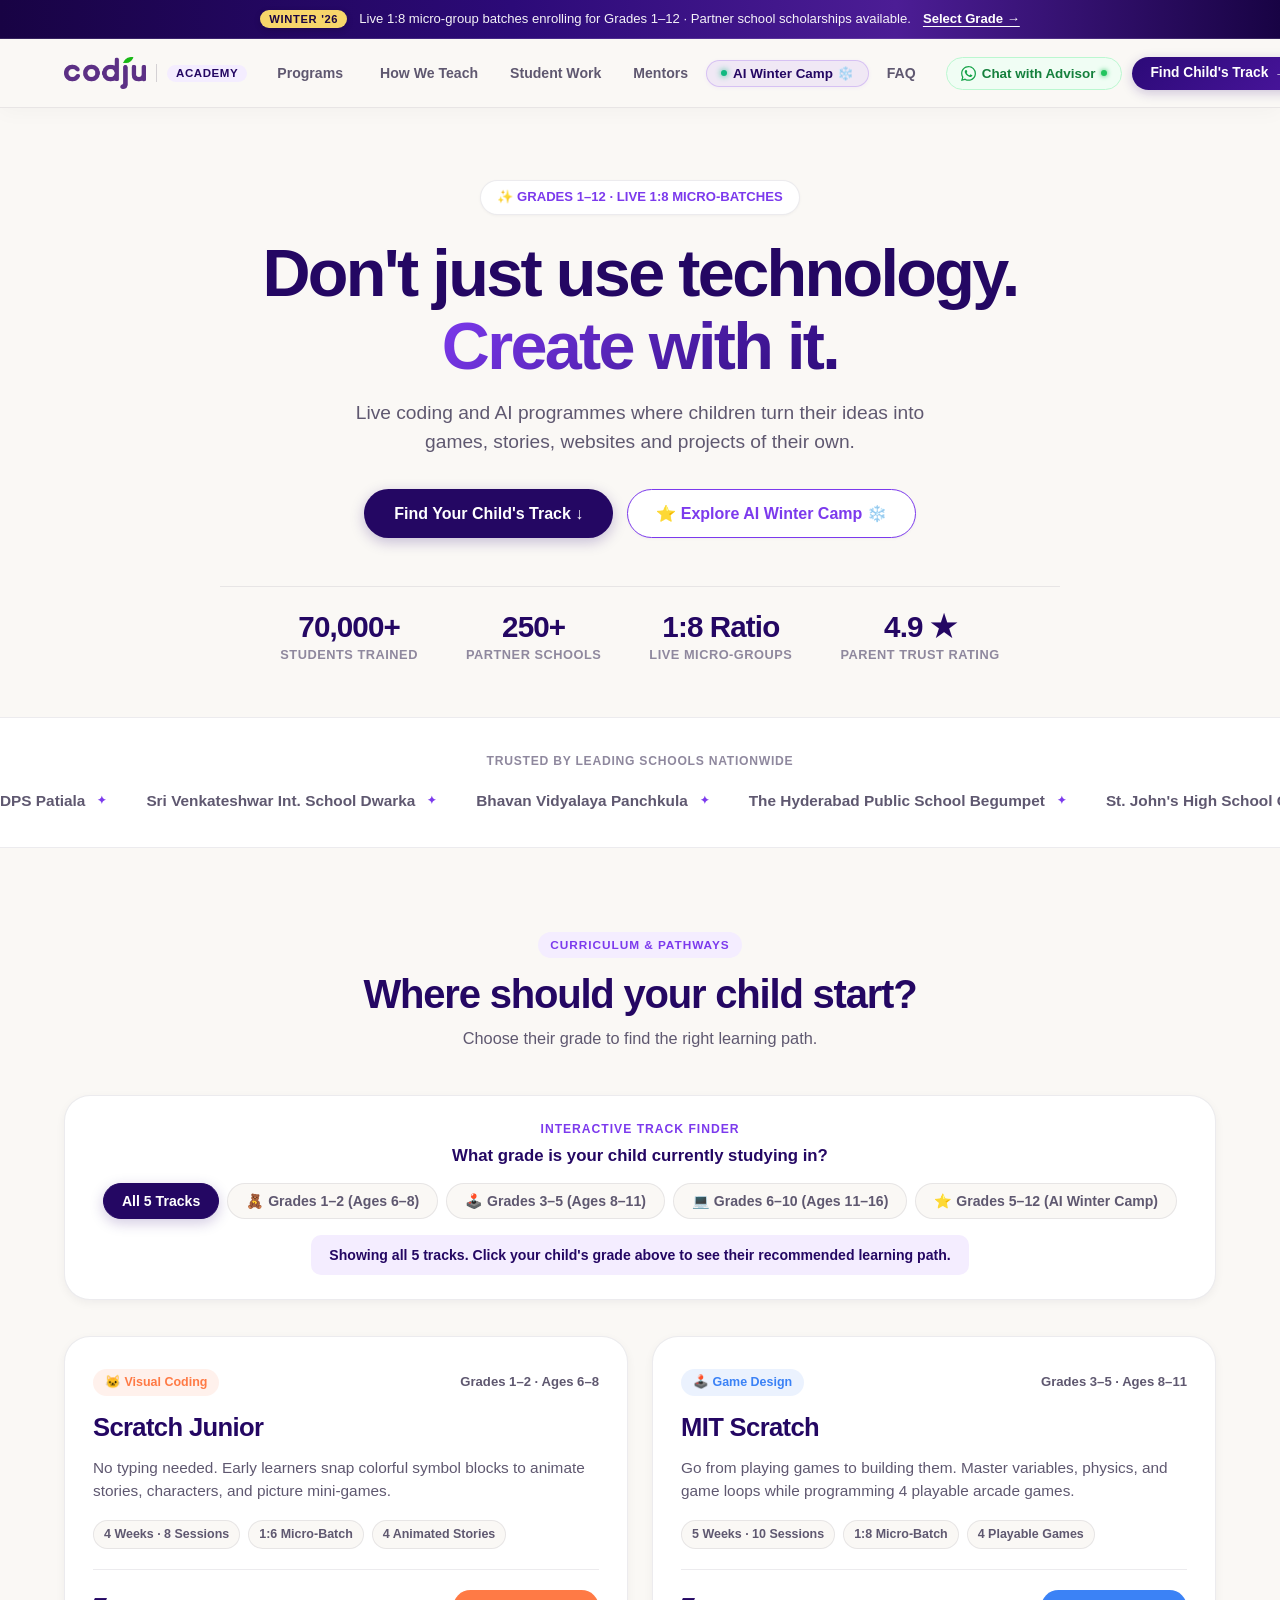
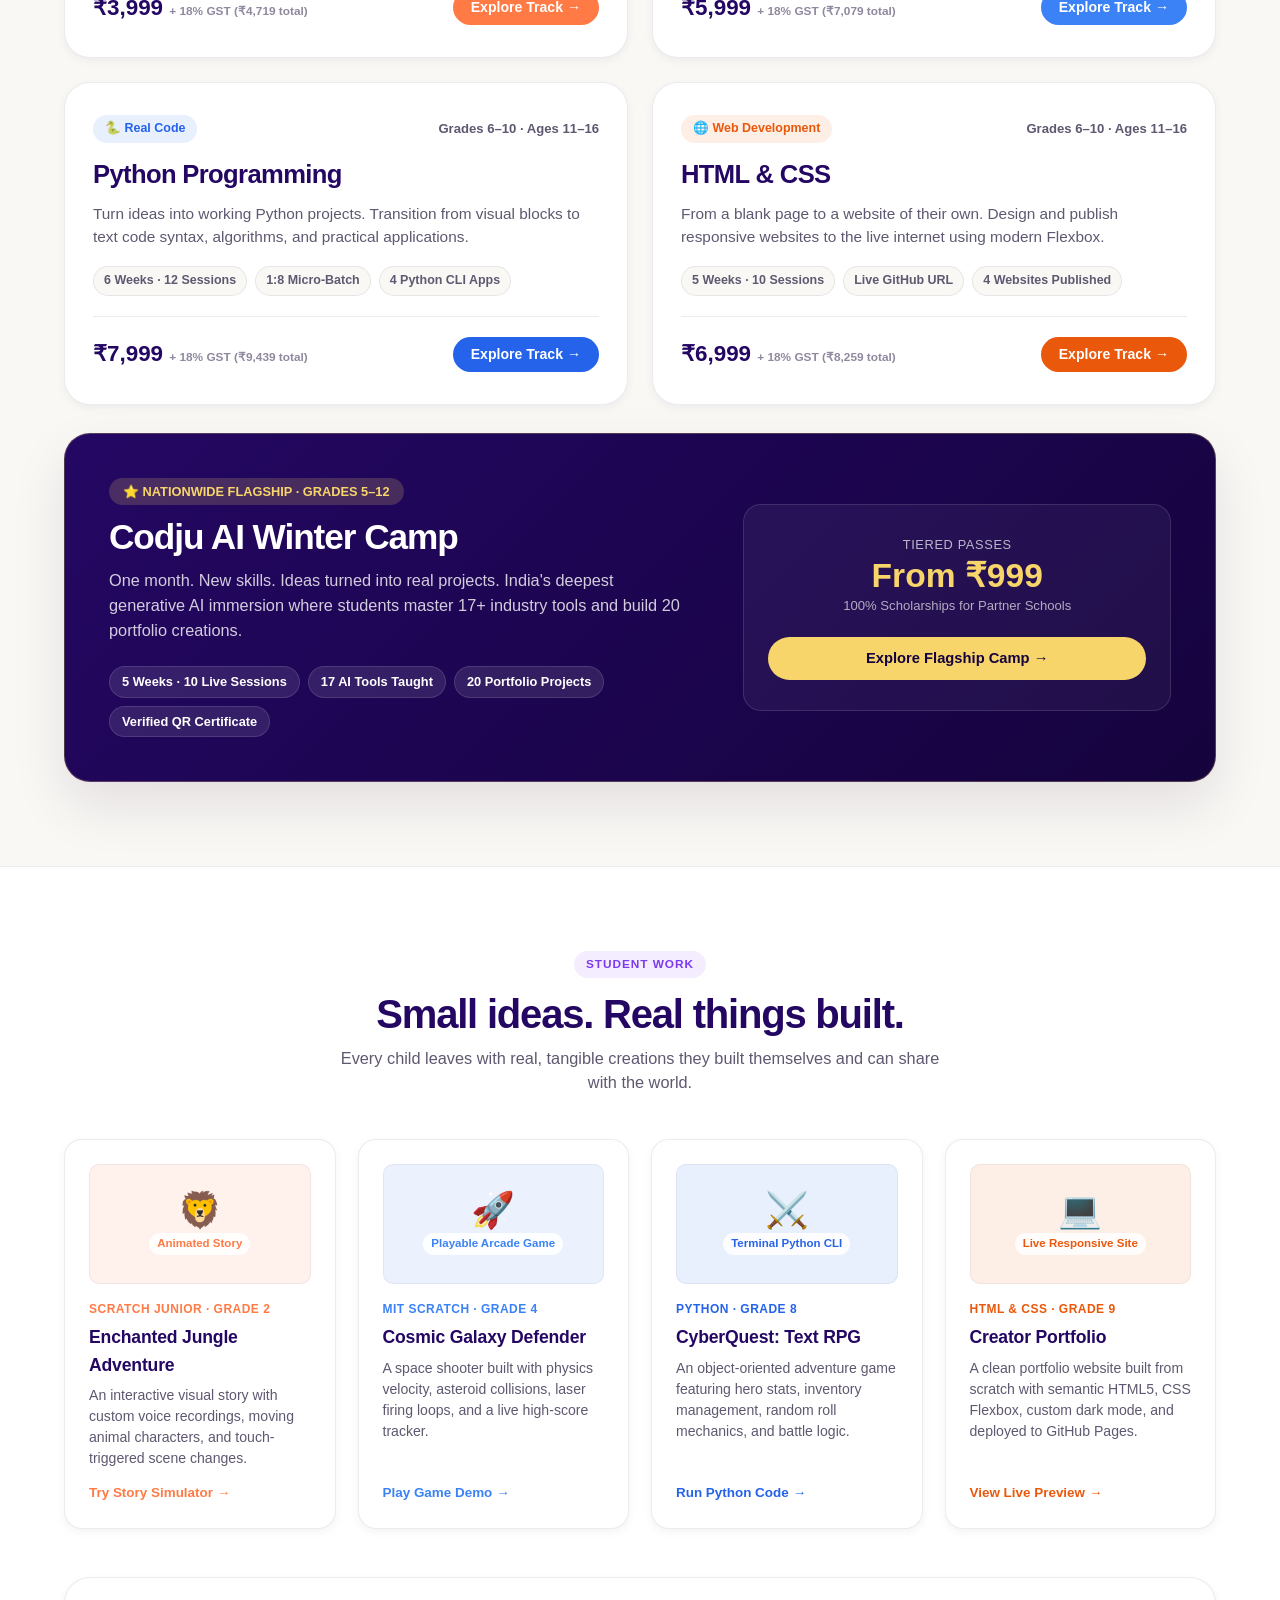
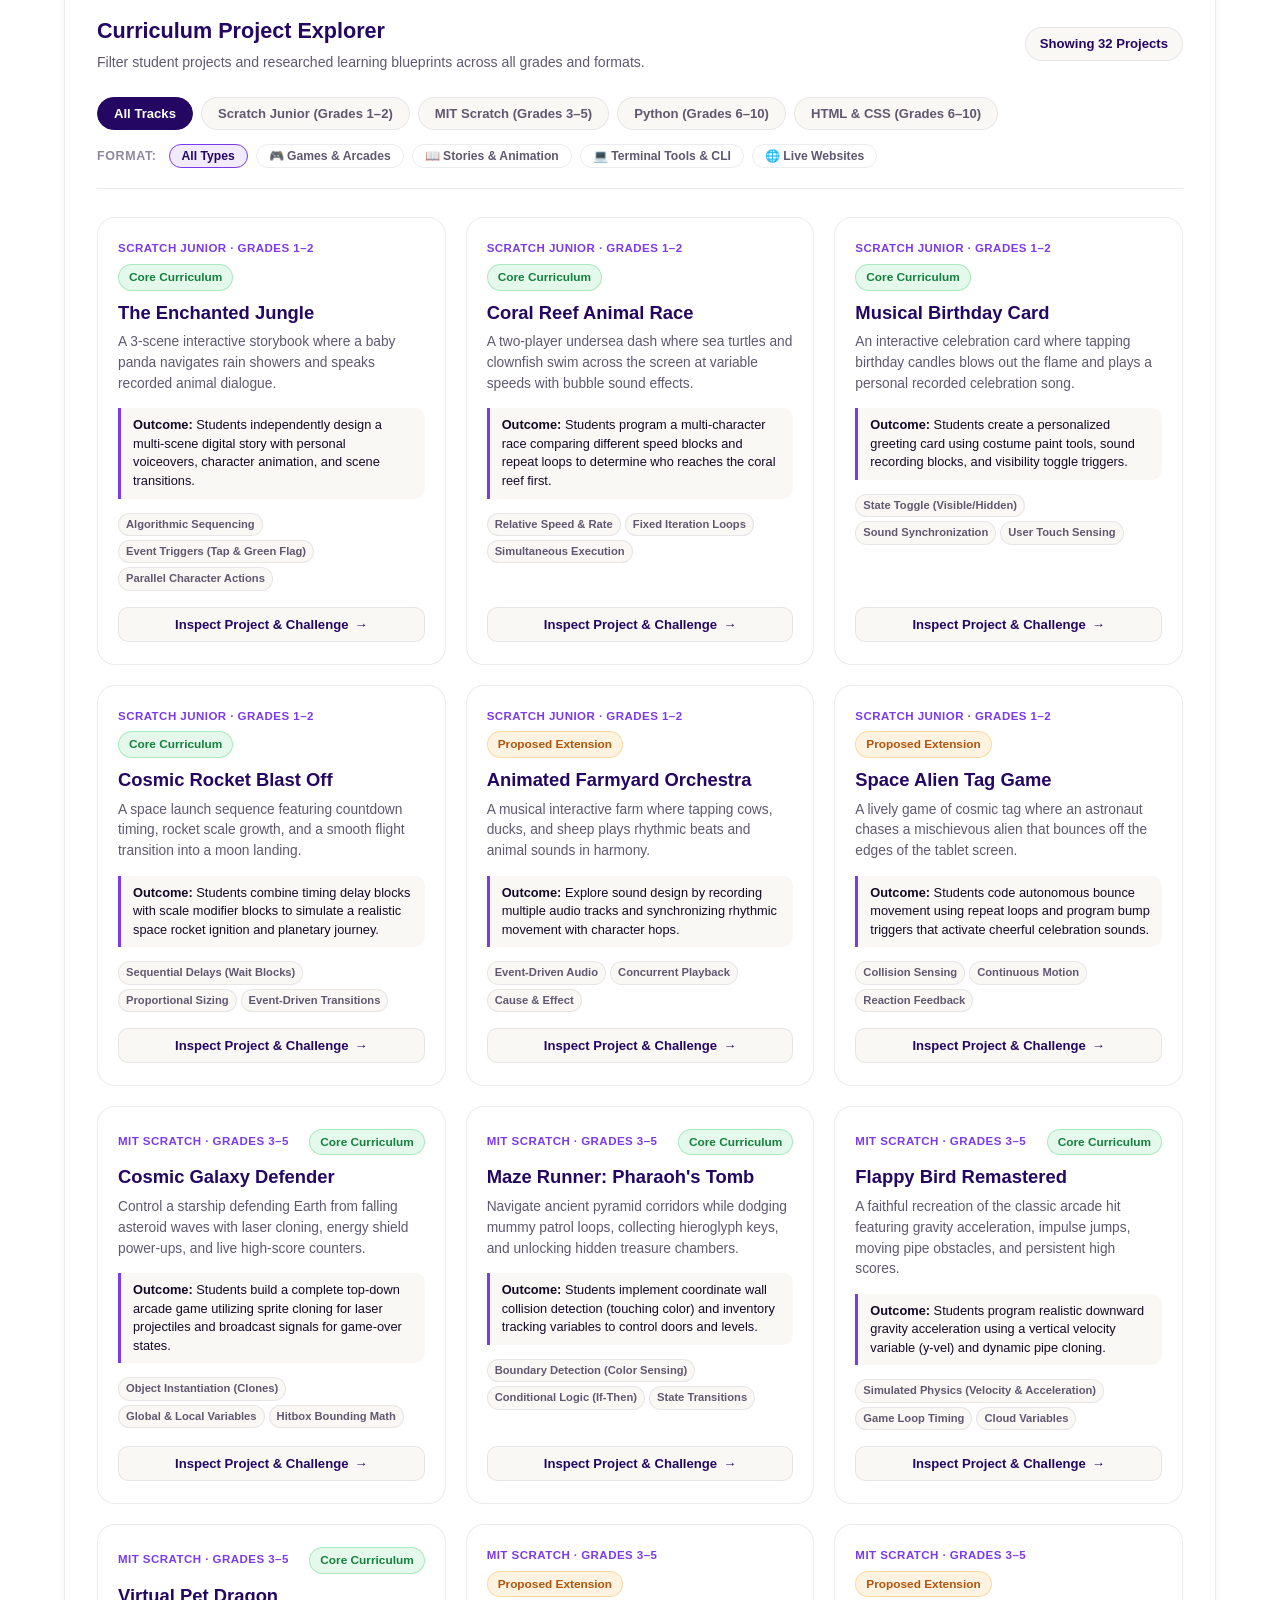
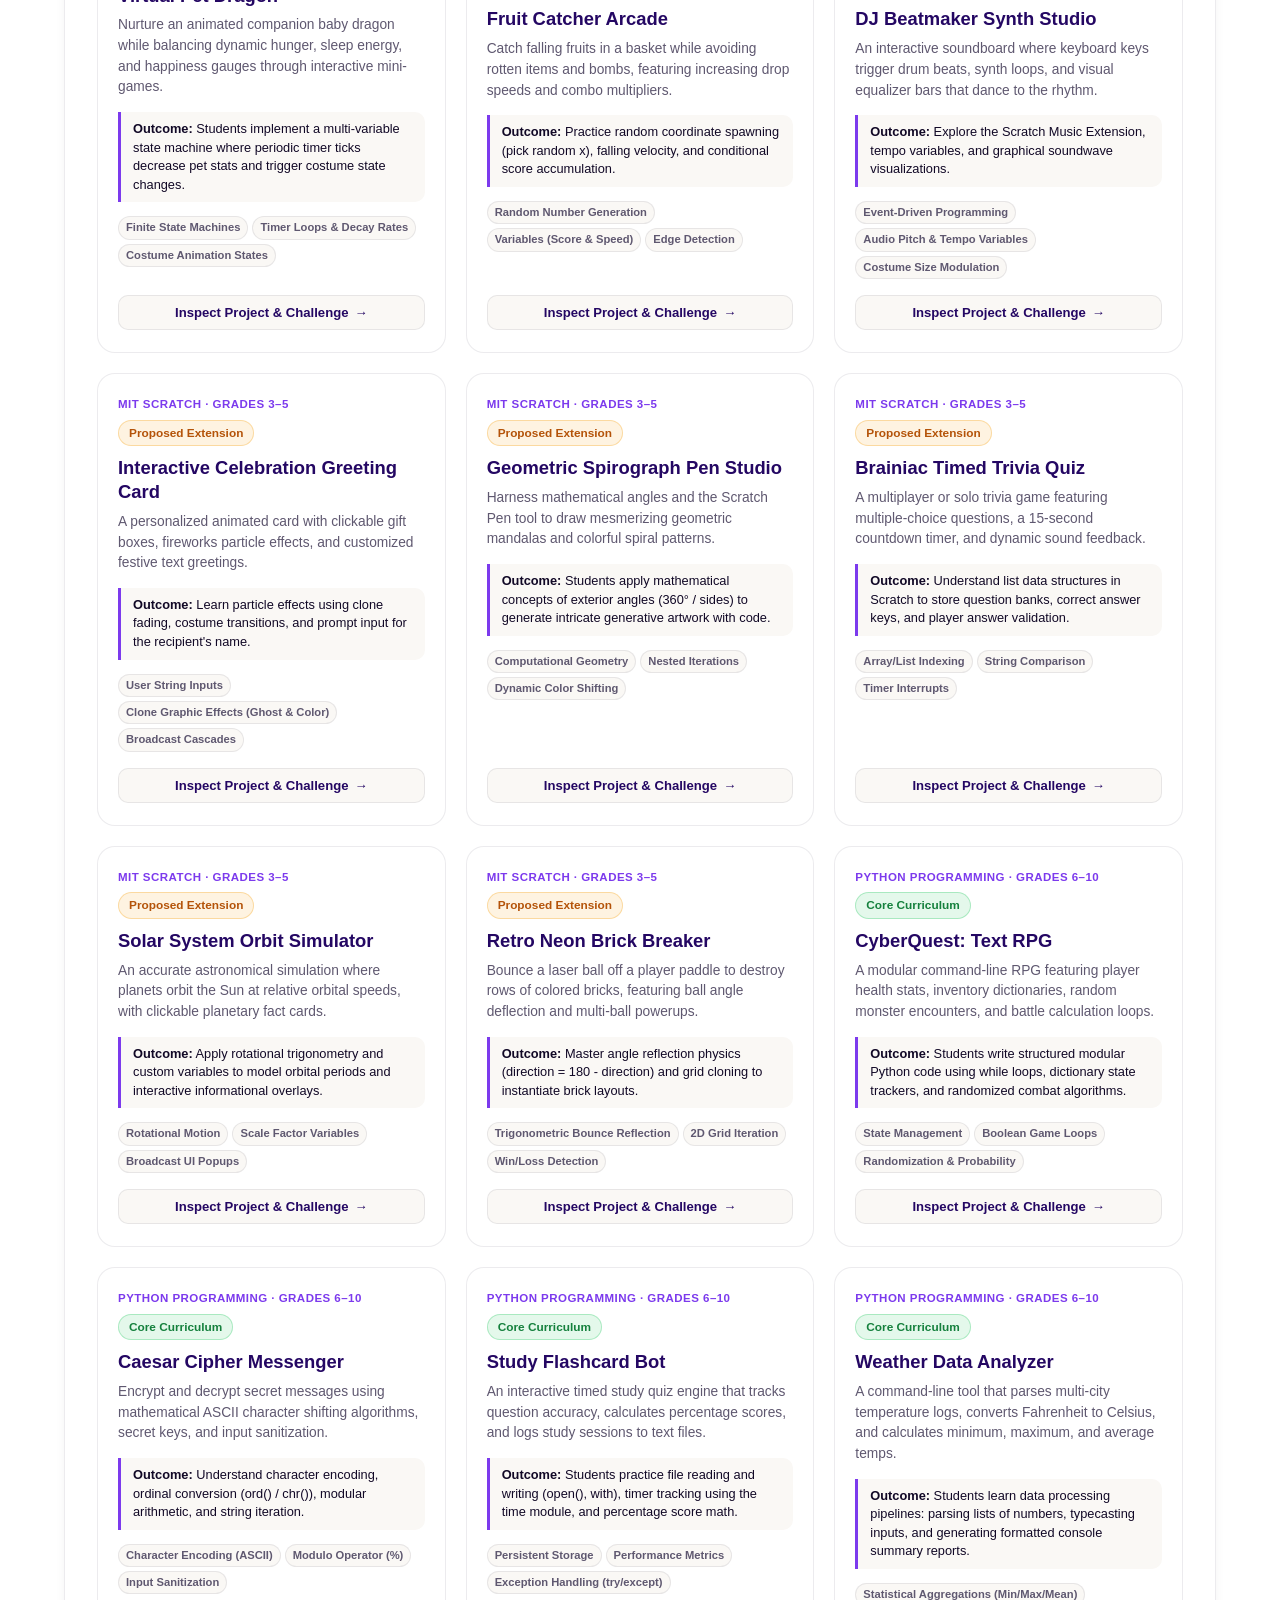
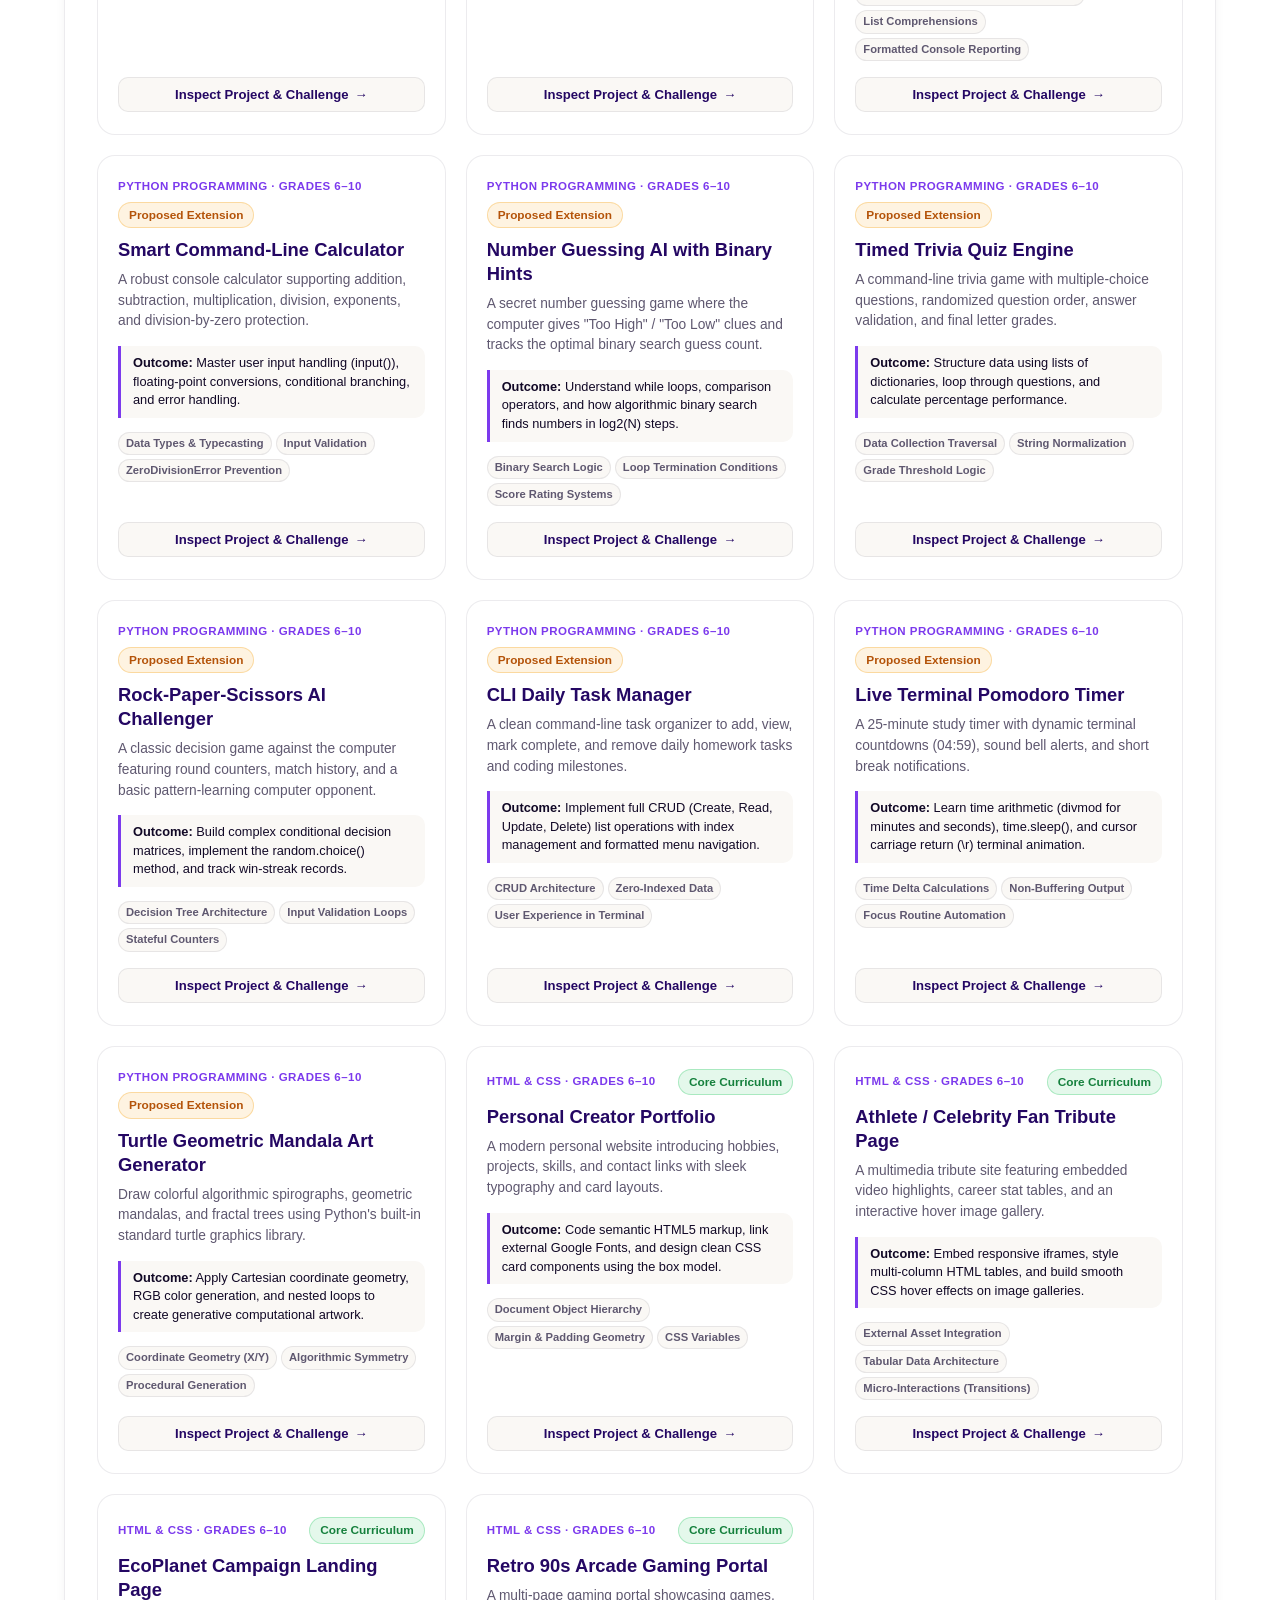
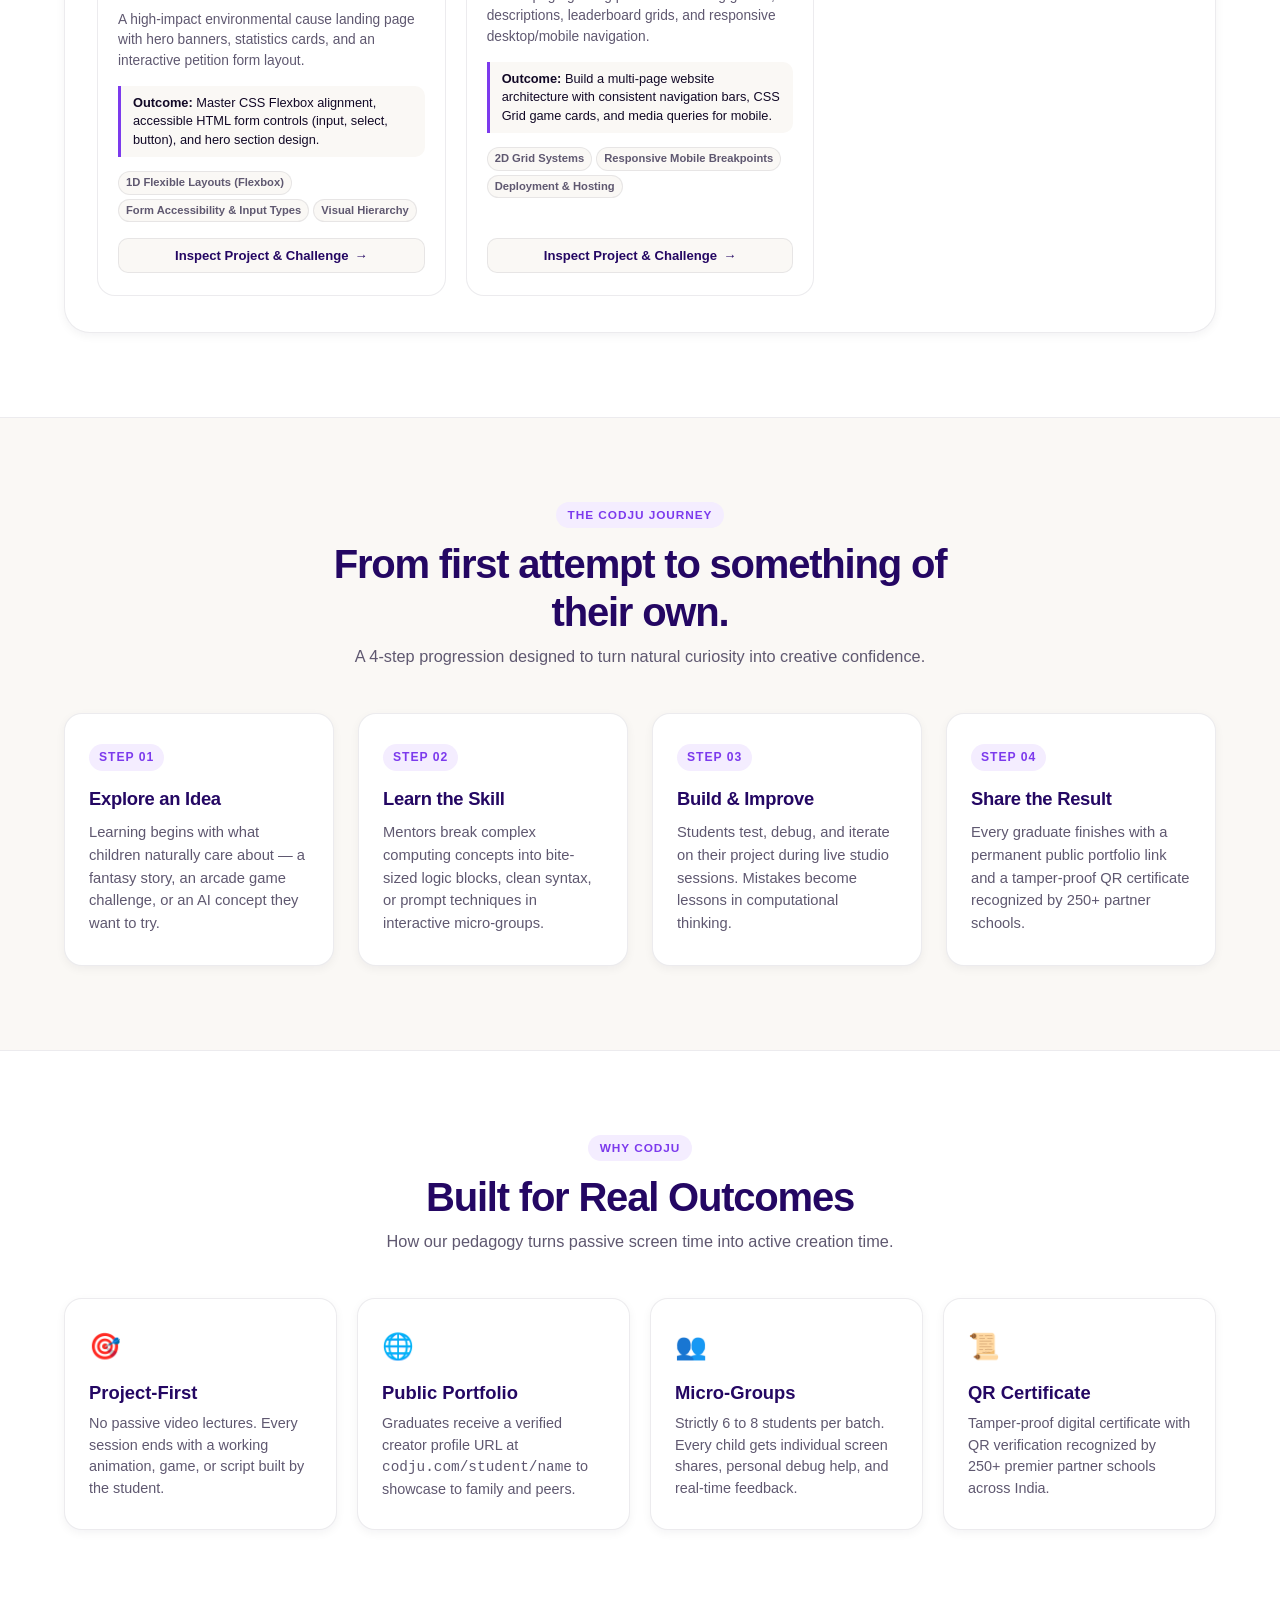
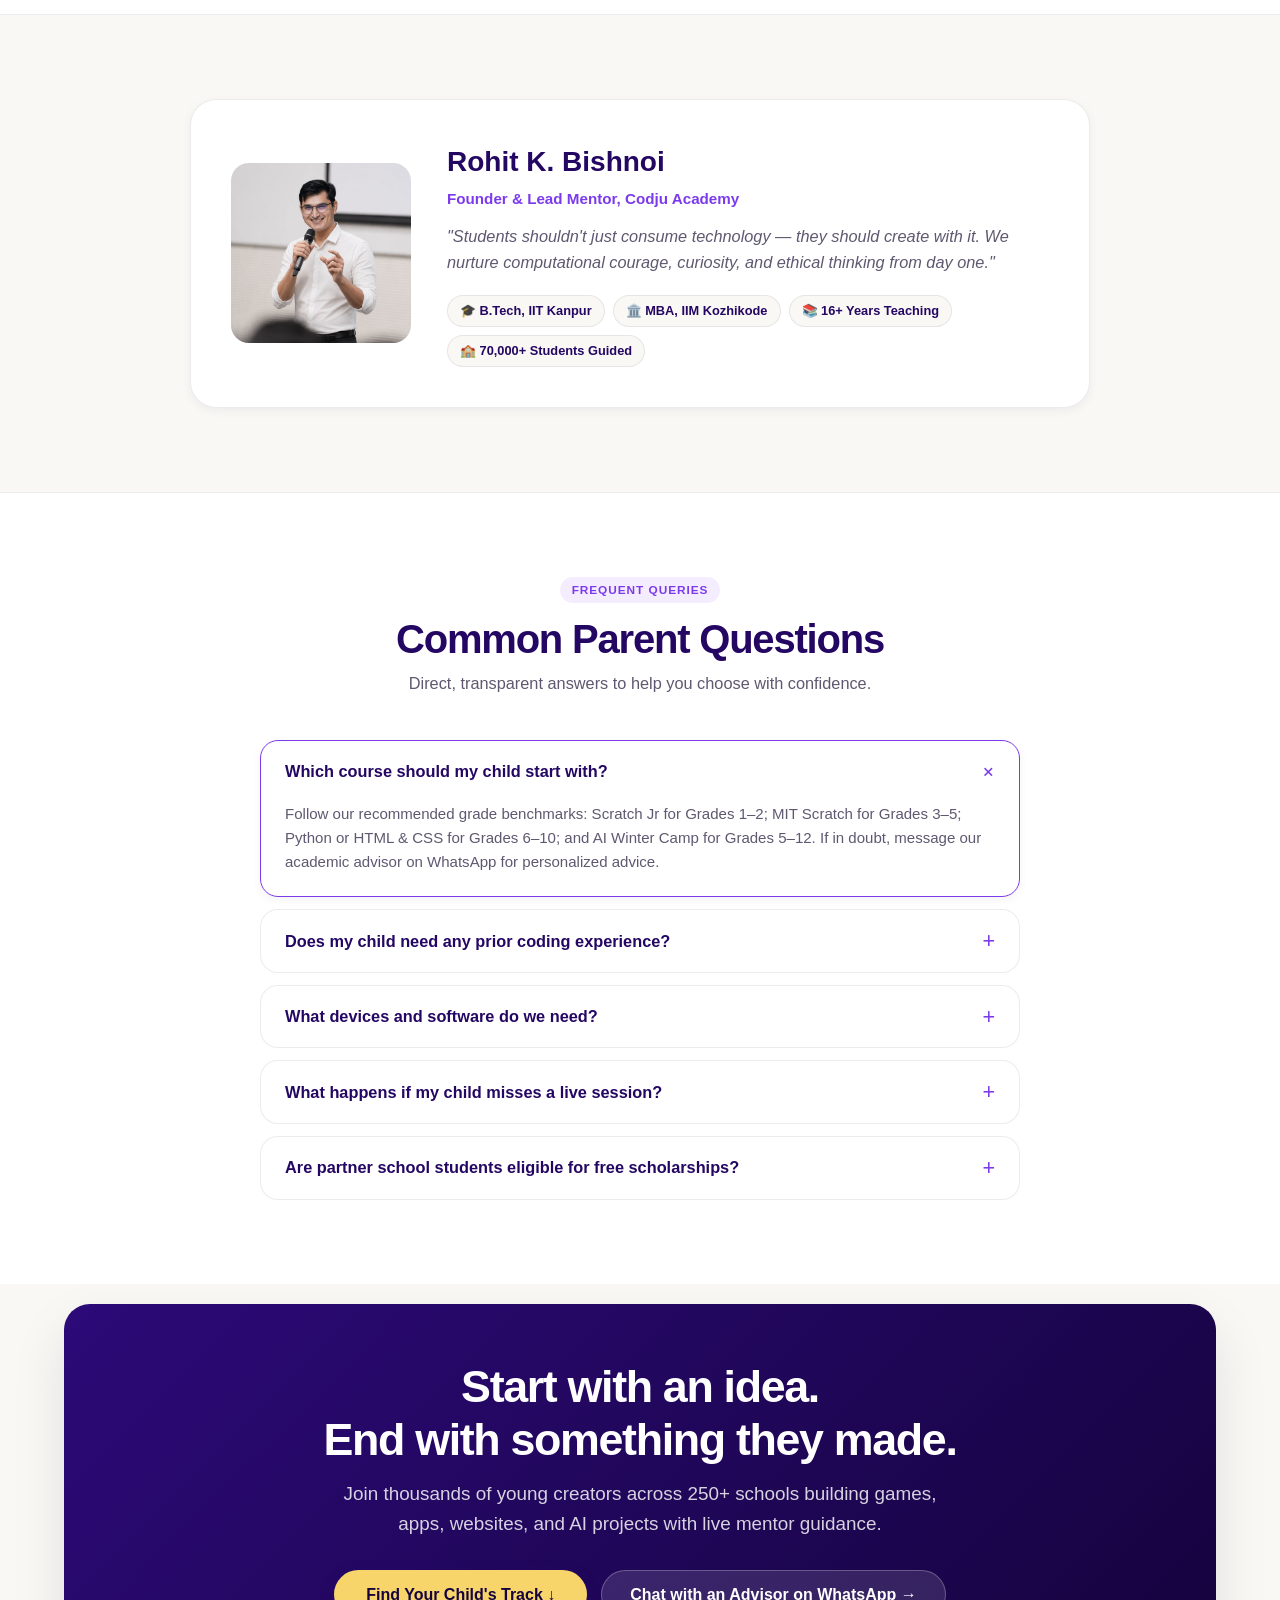
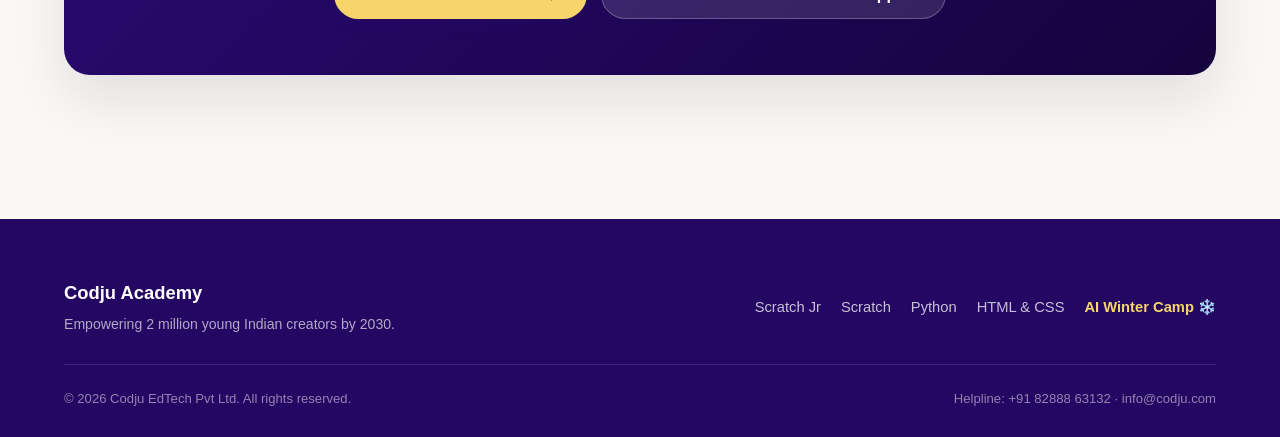
<file: index.html>
<!DOCTYPE html>
<html lang="en">
<head>
  <meta charset="UTF-8" />
  <meta name="viewport" content="width=device-width, initial-scale=1.0" />
  <title>Codju Academy — Coding &amp; AI Classes for Kids (Grades 1–12)</title>
  <meta name="description" content="Outcome-driven live coding &amp; AI classes for Grades 1–12. Children learn by building real games, stories, websites &amp; AI projects in live 1:8 micro-batches with IIT &amp; IIM mentors." />
  <meta name="keywords" content="coding classes for kids, AI classes for students, ScratchJr, Scratch coding, Python programming for kids, web development for kids, Codju Academy, school coding camp" />
  <link rel="canonical" href="https://codju.com/" />
  
  <!-- Open Graph / Facebook -->
  <meta property="og:type" content="website" />
  <meta property="og:url" content="https://codju.com/" />
  <meta property="og:title" content="Codju Academy — Coding &amp; AI Classes for Kids (Grades 1–12)" />
  <meta property="og:description" content="Don't just use technology. Create with it. Live coding and AI programmes where children turn ideas into games, stories, websites, and working AI tools." />
  <meta property="og:image" content="assets/logo.png" />
  <meta property="og:site_name" content="Codju Academy" />

  <!-- Twitter Card -->
  <meta name="twitter:card" content="summary_large_image" />
  <meta name="twitter:title" content="Codju Academy — Coding &amp; AI Classes for Kids" />
  <meta name="twitter:description" content="Don't just use technology. Create with it. Live coding &amp; AI tracks for Grades 1–12." />
  <meta name="twitter:image" content="assets/logo.png" />

  <link rel="icon" type="image/png" href="assets/logo.png" />
  <link rel="stylesheet" href="index.css" />

  <!-- Structured Data: Organization & Course List -->
  <script type="application/ld+json">
  {
    "@context": "https://schema.org",
    "@graph": [
      {
        "@type": "EducationalOrganization",
        "@id": "https://codju.com/#organization",
        "name": "Codju Academy",
        "url": "https://codju.com/",
        "logo": "https://codju.com/assets/logo.png",
        "description": "Outcome-driven live coding and artificial intelligence education for school students in Grades 1 to 12.",
        "founder": {
          "@type": "Person",
          "name": "Rohit K. Bishnoi",
          "jobTitle": "Lead Mentor & Founder",
          "alumniOf": ["IIT Kanpur", "IIM Kozhikode"]
        },
        "telephone": "+91 82888 63132",
        "email": "info@codju.com",
        "address": {
          "@type": "PostalAddress",
          "addressCountry": "IN"
        }
      },
      {
        "@type": "WebSite",
        "@id": "https://codju.com/#website",
        "url": "https://codju.com/",
        "name": "Codju Academy",
        "publisher": {
          "@id": "https://codju.com/#organization"
        }
      },
      {
        "@type": "ItemList",
        "name": "Codju Academy Learning Tracks",
        "description": "5 progressive coding and artificial intelligence pathways for school students.",
        "itemListElement": [
          {
            "@type": "ListItem",
            "position": 1,
            "name": "Scratch Junior (Grades 1–2)",
            "url": "https://codju.com/scratch-junior.html"
          },
          {
            "@type": "ListItem",
            "position": 2,
            "name": "MIT Scratch (Grades 3–5)",
            "url": "https://codju.com/scratch.html"
          },
          {
            "@type": "ListItem",
            "position": 3,
            "name": "Python Programming (Grades 6–10)",
            "url": "https://codju.com/python.html"
          },
          {
            "@type": "ListItem",
            "position": 4,
            "name": "HTML & CSS Web Development (Grades 6–10)",
            "url": "https://codju.com/html-css.html"
          },
          {
            "@type": "ListItem",
            "position": 5,
            "name": "Codju AI Winter Camp (Grades 5–12)",
            "url": "https://codju.com/ai-winter-camp.html"
          }
        ]
      }
    ]
  }
  </script>
</head>
<body>

  <!-- ========== TOP ANNOUNCEMENT BAR ========== -->
  <div class="top-bar">
    <div class="container top-bar__inner">
      <span class="top-bar__tag">Winter '26</span>
      <span class="top-bar__text">Live 1:8 micro-group batches enrolling for Grades 1–12 · Partner school scholarships available.</span>
      <a href="#courses" class="top-bar__link">Select Grade &rarr;</a>
    </div>
  </div>

  <!-- ========== MAIN HEADER NAVIGATION ========== -->
  <header class="nav" id="main-nav">
    <div class="container nav__inner">
      
      <!-- Brand Logo -->
      <a href="index.html" class="nav__brand">
        <img src="assets/logo.png" alt="Codju Academy Logo" class="nav__brand-logo" width="124" height="34" />
        <span class="nav__brand-divider"></span>
        <span class="nav__brand-badge">Academy</span>
      </a>

      <!-- Desktop Nav Links -->
      <nav class="nav__menu-wrap" aria-label="Main Navigation">
        <ul class="nav__menu">
          
          <!-- Dropdown: Programs -->
          <li class="nav__item nav__item--has-dropdown">
            <button type="button" class="nav__link-btn" aria-expanded="false" aria-haspopup="true">
              <span>Programs</span>
              <svg class="nav__caret" width="11" height="11" viewBox="0 0 24 24" fill="none" stroke="currentColor" stroke-width="2.5" stroke-linecap="round" stroke-linejoin="round"><polyline points="6 9 12 15 18 9"></polyline></svg>
            </button>
            
            <div class="nav__dropdown">
              <div class="dropdown__header">
                <span class="dropdown__header-title">Browse By Child's Grade</span>
                <a href="#courses" class="dropdown__header-link">View All Tracks &rarr;</a>
              </div>
              <div class="dropdown__grid">
                
                <a href="Scratch Junior.dc.html" class="dropdown__card">
                  <span class="dropdown__card-icon">🐱</span>
                  <div class="dropdown__card-info">
                    <span class="dropdown__card-grade">Grades 1–2 · Ages 6–8</span>
                    <span class="dropdown__card-title">Scratch Junior</span>
                    <span class="dropdown__card-desc">No typing · Visual logic &amp; story animation</span>
                  </div>
                </a>

                <a href="Scratch.dc.html" class="dropdown__card">
                  <span class="dropdown__card-icon">🕹️</span>
                  <div class="dropdown__card-info">
                    <span class="dropdown__card-grade">Grades 3–5 · Ages 8–11</span>
                    <span class="dropdown__card-title">MIT Scratch</span>
                    <span class="dropdown__card-desc">Build 4 playable arcade games &amp; physics</span>
                  </div>
                </a>

                <a href="Python.dc.html" class="dropdown__card">
                  <span class="dropdown__card-icon">🐍</span>
                  <div class="dropdown__card-info">
                    <span class="dropdown__card-grade">Grades 6–10 · Ages 11–16</span>
                    <span class="dropdown__card-title">Python Programming</span>
                    <span class="dropdown__card-desc">Real code syntax, algorithms &amp; automation</span>
                  </div>
                </a>

                <a href="HTML and CSS.dc.html" class="dropdown__card">
                  <span class="dropdown__card-icon">🌐</span>
                  <div class="dropdown__card-info">
                    <span class="dropdown__card-grade">Grades 6–10 · Ages 11–16</span>
                    <span class="dropdown__card-title">HTML &amp; CSS</span>
                    <span class="dropdown__card-desc">Design &amp; publish live responsive websites</span>
                  </div>
                </a>

              </div>

              <!-- Flagship Feature in Dropdown -->
              <a href="Codju AI Winter Camp.dc.html" class="dropdown__flagship">
                <div>
                  <div style="display: flex; align-items: center; gap: 8px;">
                    <span class="dropdown__flagship-title">⭐ Codju AI Winter Camp</span>
                    <span class="dropdown__flagship-pill">Flagship</span>
                  </div>
                  <div class="dropdown__flagship-sub">Grades 5–12 · Master 17+ GenAI tools with 20 portfolio projects</div>
                </div>
                <span style="font-size: 1.1rem; color: var(--gold);">&rarr;</span>
              </a>
            </div>
          </li>

          <!-- Story Journey Link -->
          <li class="nav__item">
            <a href="#journey" class="nav__link-btn">How We Teach</a>
          </li>

          <!-- Student Work -->
          <li class="nav__item">
            <a href="#showcase" class="nav__link-btn">Student Work</a>
          </li>

          <!-- Mentors -->
          <li class="nav__item">
            <a href="#mentors" class="nav__link-btn">Mentors</a>
          </li>

          <!-- Flagship Camp direct nav button -->
          <li class="nav__item">
            <a href="Codju AI Winter Camp.dc.html" class="nav__link-btn nav__link-btn--flagship">
              <span class="nav__flagship-dot"></span>
              <span>AI Winter Camp ❄️</span>
            </a>
          </li>

          <!-- FAQ -->
          <li class="nav__item">
            <a href="#faq" class="nav__link-btn">FAQ</a>
          </li>

        </ul>
      </nav>

      <!-- Right CTAs -->
      <div class="nav__actions">
        <!-- WhatsApp Advisor CTA with authentic WhatsApp SVG and live indicator -->
        <a href="https://wa.me/918288863132?text=Hello%20Codju%2C%20I%20am%20a%20parent%20interested%20in%20Codju%20Academy%20courses" 
           target="_blank" rel="noopener" class="btn-whatsapp" title="Chat with Advisor on WhatsApp">
          <svg viewBox="0 0 24 24" width="15" height="15" fill="currentColor">
            <path d="M17.472 14.382c-.297-.149-1.758-.867-2.03-.967-.273-.099-.471-.148-.67.15-.197.297-.767.966-.94 1.164-.173.199-.347.223-.644.075-.297-.15-1.255-.463-2.39-1.475-.883-.788-1.48-1.761-1.653-2.059-.173-.297-.018-.458.13-.606.134-.133.298-.347.446-.52.149-.174.198-.298.298-.497.099-.198.05-.371-.025-.52-.075-.149-.669-1.612-.916-2.207-.242-.579-.487-.5-.669-.51-.173-.008-.371-.01-.57-.01-.198 0-.52.074-.792.372-.272.297-1.04 1.016-1.04 2.479 0 1.462 1.065 2.875 1.213 3.074.149.198 2.096 3.2 5.077 4.487.709.306 1.262.489 1.694.625.712.227 1.36.195 1.871.118.571-.085 1.758-.719 2.006-1.413.248-.694.248-1.289.173-1.413-.074-.124-.272-.198-.57-.347m-5.421 7.403h-.004a9.87 9.87 0 01-5.031-1.378l-.361-.214-3.741.982.998-3.648-.235-.374a9.86 9.86 0 01-1.51-5.26c.001-5.45 4.436-9.884 9.888-9.884 2.64 0 5.122 1.03 6.988 2.898a9.825 9.825 0 012.893 6.994c-.003 5.45-4.437 9.884-9.885 9.884m8.413-18.297A11.815 11.815 0 0012.05 0C5.495 0 .16 5.335.157 11.892c0 2.096.547 4.142 1.588 5.945L.057 24l6.305-1.654a11.882 11.882 0 005.683 1.448h.005c6.554 0 11.89-5.335 11.893-11.893a11.82 11.82 0 00-3.48-8.413z"/>
          </svg>
          <span class="wa-label-desktop">Chat with Advisor</span>
          <span class="wa-label-compact">WhatsApp</span>
          <span class="whatsapp-pulse"></span>
        </a>

        <!-- Primary CTA -->
        <a href="#courses" class="btn-cta-primary">
          <span class="cta-label-desktop">Find Child's Track</span>
          <span class="cta-label-compact">Explore Tracks</span>
          <span style="font-size: 0.95rem;">&rarr;</span>
        </a>

        <!-- Mobile Menu Toggle Button -->
        <button type="button" class="nav__mobile-toggle" id="mobile-toggle" aria-label="Open Navigation Menu">
          <svg width="22" height="22" viewBox="0 0 24 24" fill="none" stroke="currentColor" stroke-width="2.2" stroke-linecap="round" stroke-linejoin="round">
            <line x1="3" y1="12" x2="21" y2="12"></line>
            <line x1="3" y1="6" x2="21" y2="6"></line>
            <line x1="3" y1="18" x2="21" y2="18"></line>
          </svg>
        </button>
      </div>

    </div>
  </header>

  <!-- Mobile Drawer Menu -->
  <div class="mobile-drawer" id="mobile-drawer">
    <div class="mobile-drawer__backdrop" id="drawer-backdrop"></div>
    <div class="mobile-drawer__panel">
      <div class="mobile-drawer__head">
        <a href="index.html" class="nav__brand">
          <img src="assets/logo.png" alt="Codju Academy" class="nav__brand-logo" width="110" height="30" />
          <span class="nav__brand-divider"></span>
          <span class="nav__brand-badge">Academy</span>
        </a>
        <button type="button" class="mobile-drawer__close" id="drawer-close" aria-label="Close Navigation Menu">&times;</button>
      </div>

      <div class="mobile-drawer__content">
        <div class="mobile-group-title">LEARNING TRACKS BY GRADE</div>
        <ul class="mobile-links">
          <li>
            <a href="Scratch Junior.dc.html" class="mobile-link">
              <span class="mobile-icon">🐱</span>
              <div>
                <div class="mobile-link-main">Scratch Junior <span class="mobile-badge">Grades 1–2</span></div>
                <div class="mobile-link-sub">Ages 6–8 · Visual drag &amp; drop stories</div>
              </div>
            </a>
          </li>
          <li>
            <a href="Scratch.dc.html" class="mobile-link">
              <span class="mobile-icon">🕹️</span>
              <div>
                <div class="mobile-link-main">MIT Scratch <span class="mobile-badge">Grades 3–5</span></div>
                <div class="mobile-link-sub">Ages 8–11 · 4 Playable arcade games</div>
              </div>
            </a>
          </li>
          <li>
            <a href="Python.dc.html" class="mobile-link">
              <span class="mobile-icon">🐍</span>
              <div>
                <div class="mobile-link-main">Python Programming <span class="mobile-badge">Grades 6–10</span></div>
                <div class="mobile-link-sub">Ages 11–16 · Real code syntax &amp; apps</div>
              </div>
            </a>
          </li>
          <li>
            <a href="HTML and CSS.dc.html" class="mobile-link">
              <span class="mobile-icon">🌐</span>
              <div>
                <div class="mobile-link-main">HTML &amp; CSS Web Dev <span class="mobile-badge">Grades 6–10</span></div>
                <div class="mobile-link-sub">Ages 11–16 · Build live websites</div>
              </div>
            </a>
          </li>
          <li>
            <a href="Codju AI Winter Camp.dc.html" class="mobile-link mobile-link--ai">
              <span class="mobile-icon">⭐</span>
              <div>
                <div class="mobile-link-main">Codju AI Winter Camp <span class="mobile-badge-gold">Flagship</span></div>
                <div class="mobile-link-sub">Grades 5–12 · 17+ GenAI tools intensive</div>
              </div>
            </a>
          </li>
        </ul>

        <div class="mobile-group-title" style="margin-top: 24px;">EXPLORE CODJU</div>
        <ul class="mobile-simple-links">
          <li><a href="#courses" class="drawer-nav-item">Grade Track Finder</a></li>
          <li><a href="#showcase" class="drawer-nav-item">Student Project Showcase</a></li>
          <li><a href="#journey" class="drawer-nav-item">The 4-Step Learning Journey</a></li>
          <li><a href="#mentors" class="drawer-nav-item">Lead Mentors (IIT/IIM)</a></li>
          <li><a href="#schools" class="drawer-nav-item">250+ Partner Schools</a></li>
          <li><a href="#faq" class="drawer-nav-item">Common Parent Questions</a></li>
        </ul>

        <div class="mobile-actions">
          <a href="https://wa.me/918288863132?text=Hello%20Codju%2C%20I%20am%20a%20parent%20interested%20in%20Codju%20Academy%20courses" 
             target="_blank" rel="noopener" class="btn-whatsapp" style="width: 100%; justify-content: center;">
            <svg viewBox="0 0 24 24" width="18" height="18" fill="currentColor">
              <path d="M17.472 14.382c-.297-.149-1.758-.867-2.03-.967-.273-.099-.471-.148-.67.15-.197.297-.767.966-.94 1.164-.173.199-.347.223-.644.075-.297-.15-1.255-.463-2.39-1.475-.883-.788-1.48-1.761-1.653-2.059-.173-.297-.018-.458.13-.606.134-.133.298-.347.446-.52.149-.174.198-.298.298-.497.099-.198.05-.371-.025-.52-.075-.149-.669-1.612-.916-2.207-.242-.579-.487-.5-.669-.51-.173-.008-.371-.01-.57-.01-.198 0-.52.074-.792.372-.272.297-1.04 1.016-1.04 2.479 0 1.462 1.065 2.875 1.213 3.074.149.198 2.096 3.2 5.077 4.487.709.306 1.262.489 1.694.625.712.227 1.36.195 1.871.118.571-.085 1.758-.719 2.006-1.413.248-.694.248-1.289.173-1.413-.074-.124-.272-.198-.57-.347m-5.421 7.403h-.004a9.87 9.87 0 01-5.031-1.378l-.361-.214-3.741.982.998-3.648-.235-.374a9.86 9.86 0 01-1.51-5.26c.001-5.45 4.436-9.884 9.888-9.884 2.64 0 5.122 1.03 6.988 2.898a9.825 9.825 0 012.893 6.994c-.003 5.45-4.437 9.884-9.885 9.884m8.413-18.297A11.815 11.815 0 0012.05 0C5.495 0 .16 5.335.157 11.892c0 2.096.547 4.142 1.588 5.945L.057 24l6.305-1.654a11.882 11.882 0 005.683 1.448h.005c6.554 0 11.89-5.335 11.893-11.893a11.82 11.82 0 00-3.48-8.413z"/>
            </svg>
            <span>Chat with Advisor</span>
          </a>
          <a href="#courses" class="btn-cta-primary drawer-nav-item" style="width: 100%; justify-content: center; margin-top: 10px;">
            <span>Explore All 5 Tracks &rarr;</span>
          </a>
        </div>
      </div>
    </div>
  </div>

  <!-- ========== HERO SECTION (STORY-DRIVEN) ========== -->
  <section class="hero">
    <div class="container">
      <div class="hero-pill">
        <span>✨ GRADES 1–12 · LIVE 1:8 MICRO-BATCHES</span>
      </div>

      <h1 class="hero-title">Don't just use technology. <span>Create with it.</span></h1>

      <p class="hero-sub">
        Live coding and AI programmes where children turn their ideas into games, stories, websites and projects of their own.
      </p>

      <div class="hero-actions">
        <a href="#courses" class="btn btn--primary" style="padding: 14px 30px; font-size: 1rem;">
          Find Your Child's Track ↓
        </a>
        <a href="Codju AI Winter Camp.dc.html" class="btn btn--ghost" style="padding: 14px 28px; font-size: 1rem; border-color: var(--purple); color: var(--purple); background: #ffffff;">
          ⭐ Explore AI Winter Camp ❄️
        </a>
      </div>

      <!-- 4 Clean Proof Stats -->
      <div class="stats-strip">
        <div class="stat-item">
          <div class="stat-val">70,000+</div>
          <div class="stat-lbl">Students Trained</div>
        </div>
        <div class="stat-item">
          <div class="stat-val">250+</div>
          <div class="stat-lbl">Partner Schools</div>
        </div>
        <div class="stat-item">
          <div class="stat-val">1:8 Ratio</div>
          <div class="stat-lbl">Live Micro-Groups</div>
        </div>
        <div class="stat-item">
          <div class="stat-val">4.9 ★</div>
          <div class="stat-lbl">Parent Trust Rating</div>
        </div>
      </div>
    </div>
  </section>

  <!-- ========== SCHOOLS MARQUEE (QUIET PROOF STRIP) ========== -->
  <div class="schools-strip" id="schools">
    <div class="schools-lbl">Trusted by Leading Schools Nationwide</div>
    <div class="schools-marquee">
      <div class="school-item">DPS Patiala <span class="school-dot">✦</span></div>
      <div class="school-item">Sri Venkateshwar Int. School Dwarka <span class="school-dot">✦</span></div>
      <div class="school-item">Bhavan Vidyalaya Panchkula <span class="school-dot">✦</span></div>
      <div class="school-item">The Hyderabad Public School Begumpet <span class="school-dot">✦</span></div>
      <div class="school-item">St. John's High School Chandigarh <span class="school-dot">✦</span></div>
      <div class="school-item">St. Soldier's School <span class="school-dot">✦</span></div>
      <div class="school-item">Guru Teg Bahadur Public School <span class="school-dot">✦</span></div>
      <!-- Marquee loop -->
      <div class="school-item">DPS Patiala <span class="school-dot">✦</span></div>
      <div class="school-item">Sri Venkateshwar Int. School Dwarka <span class="school-dot">✦</span></div>
      <div class="school-item">Bhavan Vidyalaya Panchkula <span class="school-dot">✦</span></div>
      <div class="school-item">The Hyderabad Public School Begumpet <span class="school-dot">✦</span></div>
      <div class="school-item">St. John's High School Chandigarh <span class="school-dot">✦</span></div>
    </div>
  </div>

  <!-- ========== COURSE DISCOVERY FINDER ========== -->
  <section class="section" id="courses">
    <div class="container">
      <div class="section-head">
        <span class="section-tag">CURRICULUM &amp; PATHWAYS</span>
        <h2 class="section-title">Where should your child start?</h2>
        <p class="section-sub">Choose their grade to find the right learning path.</p>
      </div>

      <!-- Interactive Grade Explorer (Guided User Journey) -->
      <div class="grade-explorer" id="grade-explorer">
        <div class="grade-explorer__head">
          <div class="grade-explorer__title">Interactive Track Finder</div>
          <div class="grade-explorer__sub">What grade is your child currently studying in?</div>
        </div>
        <div class="grade-tabs">
          <button type="button" class="grade-tab active" data-filter="all">All 5 Tracks</button>
          <button type="button" class="grade-tab" data-filter="grades-1-2">🧸 Grades 1–2 (Ages 6–8)</button>
          <button type="button" class="grade-tab" data-filter="grades-3-5">🕹️ Grades 3–5 (Ages 8–11)</button>
          <button type="button" class="grade-tab" data-filter="grades-6-10">💻 Grades 6–10 (Ages 11–16)</button>
          <button type="button" class="grade-tab" data-filter="flagship">⭐ Grades 5–12 (AI Winter Camp)</button>
        </div>
        <div class="grade-feedback" id="grade-feedback">
          Showing all 5 tracks. Click your child's grade above to see their recommended learning path.
        </div>
      </div>

      <div class="courses-grid">
        
        <!-- Track 1: Scratch Junior -->
        <div class="course-card" data-grade="grades-1-2" style="--card-color: var(--c-scratchjr); --card-bg: rgba(255, 122, 69, 0.1);">
          <div class="card-top">
            <div class="card-meta-line">
              <span class="card-tag">🐱 Visual Coding</span>
              <span class="card-grade">Grades 1–2 · Ages 6–8</span>
            </div>
            <h3 class="card-title">Scratch Junior</h3>
            <p class="card-one-liner">
              No typing needed. Early learners snap colorful symbol blocks to animate stories, characters, and picture mini-games.
            </p>
            <div class="card-pills">
              <span class="card-pill">4 Weeks · 8 Sessions</span>
              <span class="card-pill">1:6 Micro-Batch</span>
              <span class="card-pill">4 Animated Stories</span>
            </div>
          </div>
          <div class="card-bottom">
            <div class="card-price">₹3,999 <small>+ 18% GST (₹4,719 total)</small></div>
            <a href="Scratch Junior.dc.html" class="btn btn--card">Explore Track →</a>
          </div>
        </div>

        <!-- Track 2: MIT Scratch -->
        <div class="course-card" data-grade="grades-3-5" style="--card-color: var(--c-scratch); --card-bg: rgba(59, 130, 246, 0.1);">
          <div class="card-top">
            <div class="card-meta-line">
              <span class="card-tag">🕹️ Game Design</span>
              <span class="card-grade">Grades 3–5 · Ages 8–11</span>
            </div>
            <h3 class="card-title">MIT Scratch</h3>
            <p class="card-one-liner">
              Go from playing games to building them. Master variables, physics, and game loops while programming 4 playable arcade games.
            </p>
            <div class="card-pills">
              <span class="card-pill">5 Weeks · 10 Sessions</span>
              <span class="card-pill">1:8 Micro-Batch</span>
              <span class="card-pill">4 Playable Games</span>
            </div>
          </div>
          <div class="card-bottom">
            <div class="card-price">₹5,999 <small>+ 18% GST (₹7,079 total)</small></div>
            <a href="Scratch.dc.html" class="btn btn--card">Explore Track →</a>
          </div>
        </div>

        <!-- Track 3: Python -->
        <div class="course-card" data-grade="grades-6-10" style="--card-color: var(--c-python); --card-bg: rgba(37, 99, 235, 0.1);">
          <div class="card-top">
            <div class="card-meta-line">
              <span class="card-tag">🐍 Real Code</span>
              <span class="card-grade">Grades 6–10 · Ages 11–16</span>
            </div>
            <h3 class="card-title">Python Programming</h3>
            <p class="card-one-liner">
              Turn ideas into working Python projects. Transition from visual blocks to text code syntax, algorithms, and practical applications.
            </p>
            <div class="card-pills">
              <span class="card-pill">6 Weeks · 12 Sessions</span>
              <span class="card-pill">1:8 Micro-Batch</span>
              <span class="card-pill">4 Python CLI Apps</span>
            </div>
          </div>
          <div class="card-bottom">
            <div class="card-price">₹7,999 <small>+ 18% GST (₹9,439 total)</small></div>
            <a href="Python.dc.html" class="btn btn--card">Explore Track →</a>
          </div>
        </div>

        <!-- Track 4: HTML & CSS -->
        <div class="course-card" data-grade="grades-6-10" style="--card-color: var(--c-web); --card-bg: rgba(234, 88, 12, 0.1);">
          <div class="card-top">
            <div class="card-meta-line">
              <span class="card-tag">🌐 Web Development</span>
              <span class="card-grade">Grades 6–10 · Ages 11–16</span>
            </div>
            <h3 class="card-title">HTML &amp; CSS</h3>
            <p class="card-one-liner">
              From a blank page to a website of their own. Design and publish responsive websites to the live internet using modern Flexbox.
            </p>
            <div class="card-pills">
              <span class="card-pill">5 Weeks · 10 Sessions</span>
              <span class="card-pill">Live GitHub URL</span>
              <span class="card-pill">4 Websites Published</span>
            </div>
          </div>
          <div class="card-bottom">
            <div class="card-price">₹6,999 <small>+ 18% GST (₹8,259 total)</small></div>
            <a href="HTML and CSS.dc.html" class="btn btn--card">Explore Track →</a>
          </div>
        </div>

      </div>

      <!-- Track 5: AI Winter Camp (Flagship Full-Width Banner) -->
      <div class="flagship-banner" id="flagship" data-grade="flagship">
        <div>
          <span class="flagship-tag">⭐ NATIONWIDE FLAGSHIP · GRADES 5–12</span>
          <h3 class="flagship-title">Codju AI Winter Camp</h3>
          <p class="flagship-desc">
            One month. New skills. Ideas turned into real projects. India's deepest generative AI immersion where students master 17+ industry tools and build 20 portfolio creations.
          </p>
          <div class="flagship-pills">
            <span class="flagship-pill">5 Weeks · 10 Live Sessions</span>
            <span class="flagship-pill">17 AI Tools Taught</span>
            <span class="flagship-pill">20 Portfolio Projects</span>
            <span class="flagship-pill">Verified QR Certificate</span>
          </div>
        </div>
        <div class="flagship-action-box">
          <div style="font-size: 0.8rem; text-transform: uppercase; letter-spacing: 0.05em; color: rgba(255, 255, 255, 0.7); margin-bottom: 4px;">Tiered Passes</div>
          <div class="flagship-price">From ₹999</div>
          <div class="flagship-price-note">100% Scholarships for Partner Schools</div>
          <a href="Codju AI Winter Camp.dc.html" class="btn" style="background: var(--gold); color: #15033d; font-weight: 800; width: 100%; padding: 13px;">
            Explore Flagship Camp →
          </a>
        </div>
      </div>

    </div>
  </section>

  <!-- ========== STUDENT WORK SHOWCASE (VISUAL STORYTELLING) ========== -->
  <section class="section" id="showcase" style="background: #ffffff; border-top: 1px solid var(--border); border-bottom: 1px solid var(--border);">
    <div class="container">
      <div class="section-head">
        <span class="section-tag">STUDENT WORK</span>
        <h2 class="section-title">Small ideas. Real things built.</h2>
        <p class="section-sub">Every child leaves with real, tangible creations they built themselves and can share with the world.</p>
      </div>

      <div class="showcase-grid">
        
        <!-- Showcase 1: Scratch Jr Story -->
        <div class="showcase-card" style="--card-color: var(--c-scratchjr); --card-bg: rgba(255, 122, 69, 0.1);">
          <div>
            <div class="showcase-visual">
              <span class="showcase-visual__icon">🦁</span>
              <span class="showcase-visual__tag">Animated Story</span>
            </div>
            <div class="showcase-tag">Scratch Junior · Grade 2</div>
            <h3 class="showcase-title">Enchanted Jungle Adventure</h3>
            <p class="showcase-desc">
              An interactive visual story with custom voice recordings, moving animal characters, and touch-triggered scene changes.
            </p>
          </div>
          <a href="Scratch Junior.dc.html#simulator" class="showcase-link">
            <span>Try Story Simulator</span> &rarr;
          </a>
        </div>

        <!-- Showcase 2: Scratch Arcade Game -->
        <div class="showcase-card" style="--card-color: var(--c-scratch); --card-bg: rgba(59, 130, 246, 0.1);">
          <div>
            <div class="showcase-visual">
              <span class="showcase-visual__icon">🚀</span>
              <span class="showcase-visual__tag">Playable Arcade Game</span>
            </div>
            <div class="showcase-tag">MIT Scratch · Grade 4</div>
            <h3 class="showcase-title">Cosmic Galaxy Defender</h3>
            <p class="showcase-desc">
              A space shooter built with physics velocity, asteroid collisions, laser firing loops, and a live high-score tracker.
            </p>
          </div>
          <a href="Scratch.dc.html#arcade" class="showcase-link">
            <span>Play Game Demo</span> &rarr;
          </a>
        </div>

        <!-- Showcase 3: Python App -->
        <div class="showcase-card" style="--card-color: var(--c-python); --card-bg: rgba(37, 99, 235, 0.1);">
          <div>
            <div class="showcase-visual">
              <span class="showcase-visual__icon">⚔️</span>
              <span class="showcase-visual__tag">Terminal Python CLI</span>
            </div>
            <div class="showcase-tag">Python · Grade 8</div>
            <h3 class="showcase-title">CyberQuest: Text RPG</h3>
            <p class="showcase-desc">
              An object-oriented adventure game featuring hero stats, inventory management, random roll mechanics, and battle logic.
            </p>
          </div>
          <a href="Python.dc.html#sandbox" class="showcase-link">
            <span>Run Python Code</span> &rarr;
          </a>
        </div>

        <!-- Showcase 4: HTML/CSS Site -->
        <div class="showcase-card" style="--card-color: var(--c-web); --card-bg: rgba(234, 88, 12, 0.1);">
          <div>
            <div class="showcase-visual">
              <span class="showcase-visual__icon">💻</span>
              <span class="showcase-visual__tag">Live Responsive Site</span>
            </div>
            <div class="showcase-tag">HTML &amp; CSS · Grade 9</div>
            <h3 class="showcase-title">Creator Portfolio</h3>
            <p class="showcase-desc">
              A clean portfolio website built from scratch with semantic HTML5, CSS Flexbox, custom dark mode, and deployed to GitHub Pages.
            </p>
          </div>
          <a href="HTML and CSS.dc.html#browser" class="showcase-link">
            <span>View Live Preview</span> &rarr;
          </a>
        </div>

      </div>

      <!-- ========== INTERACTIVE CURRICULUM PROJECT EXPLORER ========== -->
      <div class="project-explorer" id="project-explorer">
        <div class="explorer-header">
          <div class="explorer-title-box">
            <h3>Curriculum Project Explorer</h3>
            <p>Filter student projects and researched learning blueprints across all grades and formats.</p>
          </div>
          <div class="explorer-count-badge" id="explorer-count">Showing 20 Projects</div>
        </div>

        <div class="explorer-filter-bar">
          <!-- Track Selector -->
          <div class="explorer-tracks-nav" id="explorer-tracks">
            <button type="button" class="explorer-tab-btn active" data-course="all">All Tracks</button>
            <button type="button" class="explorer-tab-btn" data-course="scratch-junior">Scratch Junior (Grades 1–2)</button>
            <button type="button" class="explorer-tab-btn" data-course="scratch">MIT Scratch (Grades 3–5)</button>
            <button type="button" class="explorer-tab-btn" data-course="python">Python (Grades 6–10)</button>
            <button type="button" class="explorer-tab-btn" data-course="html-css">HTML &amp; CSS (Grades 6–10)</button>
          </div>

          <!-- Category Pills -->
          <div class="explorer-pills" id="explorer-cats">
            <span class="explorer-pills-label">Format:</span>
            <button type="button" class="explorer-pill-btn active" data-cat="all">All Types</button>
            <button type="button" class="explorer-pill-btn" data-cat="games">🎮 Games &amp; Arcades</button>
            <button type="button" class="explorer-pill-btn" data-cat="stories">📖 Stories &amp; Animation</button>
            <button type="button" class="explorer-pill-btn" data-cat="apps">💻 Terminal Tools &amp; CLI</button>
            <button type="button" class="explorer-pill-btn" data-cat="web">🌐 Live Websites</button>
          </div>
        </div>

        <!-- Dynamic Grid of Project Explorer Cards -->
        <div class="explorer-grid" id="explorer-grid">
          <!-- Initial server-rendered / SEO cards -->
          <div class="explorer-card">
            <div>
              <div class="explorer-card__top">
                <span class="explorer-card__track">Scratch Junior · Grades 1–2</span>
                <span class="badge-status badge-status--core">Core Curriculum</span>
              </div>
              <h4 class="explorer-card__title">The Enchanted Jungle</h4>
              <p class="explorer-card__summary">A 3-scene interactive storybook where a baby panda navigates rain showers and speaks recorded animal dialogue.</p>
              <div class="explorer-card__outcome"><strong>Outcome:</strong> Multi-scene animated story with voice recordings and scene transitions.</div>
              <div class="explorer-card__concepts">
                <span class="explorer-card__chip">Sequencing</span>
                <span class="explorer-card__chip">Event Triggers</span>
                <span class="explorer-card__chip">Sound FX</span>
              </div>
            </div>
            <button type="button" class="explorer-card__btn" onclick="window.openCodjuProjectModal('sjr-jungle')">
              <span>Inspect Project &amp; Challenge</span> &rarr;
            </button>
          </div>

          <div class="explorer-card">
            <div>
              <div class="explorer-card__top">
                <span class="explorer-card__track">MIT Scratch · Grades 3–5</span>
                <span class="badge-status badge-status--core">Core Curriculum</span>
              </div>
              <h4 class="explorer-card__title">Cosmic Galaxy Defender</h4>
              <p class="explorer-card__summary">Control a starship defending Earth from asteroid waves with laser cloning, energy shield power-ups, and live high-score counters.</p>
              <div class="explorer-card__outcome"><strong>Outcome:</strong> Full top-down arcade game with projectile cloning and collision math.</div>
              <div class="explorer-card__concepts">
                <span class="explorer-card__chip">Cloning</span>
                <span class="explorer-card__chip">Broadcasts</span>
                <span class="explorer-card__chip">Variables</span>
              </div>
            </div>
            <button type="button" class="explorer-card__btn" onclick="window.openCodjuProjectModal('scratch-galaxy')">
              <span>Inspect Project &amp; Challenge</span> &rarr;
            </button>
          </div>

          <div class="explorer-card">
            <div>
              <div class="explorer-card__top">
                <span class="explorer-card__track">Python · Grades 6–10</span>
                <span class="badge-status badge-status--core">Core Curriculum</span>
              </div>
              <h4 class="explorer-card__title">CyberQuest: Text RPG</h4>
              <p class="explorer-card__summary">A modular command-line RPG featuring player health stats, inventory dictionaries, random monster encounters, and combat loops.</p>
              <div class="explorer-card__outcome"><strong>Outcome:</strong> Structured Python game with while loops, dictionaries, and randomized battle logic.</div>
              <div class="explorer-card__concepts">
                <span class="explorer-card__chip">Dictionaries</span>
                <span class="explorer-card__chip">While Loops</span>
                <span class="explorer-card__chip">Functions</span>
              </div>
            </div>
            <button type="button" class="explorer-card__btn" onclick="window.openCodjuProjectModal('python-rpg')">
              <span>Inspect Project &amp; Challenge</span> &rarr;
            </button>
          </div>

          <div class="explorer-card">
            <div>
              <div class="explorer-card__top">
                <span class="explorer-card__track">HTML &amp; CSS · Grades 6–10</span>
                <span class="badge-status badge-status--core">Core Curriculum</span>
              </div>
              <h4 class="explorer-card__title">Personal Creator Portfolio</h4>
              <p class="explorer-card__summary">A personal website introducing hobbies, achievements, bio, and social links with modern typography and card styling.</p>
              <div class="explorer-card__outcome"><strong>Outcome:</strong> Semantic HTML5 website with external Google Fonts and CSS custom properties.</div>
              <div class="explorer-card__concepts">
                <span class="explorer-card__chip">HTML5 Semantics</span>
                <span class="explorer-card__chip">Box Model</span>
                <span class="explorer-card__chip">CSS Variables</span>
              </div>
            </div>
            <button type="button" class="explorer-card__btn" onclick="window.openCodjuProjectModal('web-portfolio')">
              <span>Inspect Project &amp; Challenge</span> &rarr;
            </button>
          </div>
        </div>
      </div>
    </div>
  </section>

  <!-- ========== THE 4-STEP LEARNING JOURNEY (HOW WE TEACH) ========== -->
  <section class="section" id="journey">
    <div class="container">
      <div class="section-head">
        <span class="section-tag">THE CODJU JOURNEY</span>
        <h2 class="section-title">From first attempt to something of their own.</h2>
        <p class="section-sub">A 4-step progression designed to turn natural curiosity into creative confidence.</p>
      </div>

      <div class="journey-steps">
        
        <div class="journey-step">
          <span class="journey-step__num">STEP 01</span>
          <h3 class="journey-step__title">Explore an Idea</h3>
          <p class="journey-step__desc">
            Learning begins with what children naturally care about — a fantasy story, an arcade game challenge, or an AI concept they want to try.
          </p>
        </div>

        <div class="journey-step">
          <span class="journey-step__num">STEP 02</span>
          <h3 class="journey-step__title">Learn the Skill</h3>
          <p class="journey-step__desc">
            Mentors break complex computing concepts into bite-sized logic blocks, clean syntax, or prompt techniques in interactive micro-groups.
          </p>
        </div>

        <div class="journey-step">
          <span class="journey-step__num">STEP 03</span>
          <h3 class="journey-step__title">Build &amp; Improve</h3>
          <p class="journey-step__desc">
            Students test, debug, and iterate on their project during live studio sessions. Mistakes become lessons in computational thinking.
          </p>
        </div>

        <div class="journey-step">
          <span class="journey-step__num">STEP 04</span>
          <h3 class="journey-step__title">Share the Result</h3>
          <p class="journey-step__desc">
            Every graduate finishes with a permanent public portfolio link and a tamper-proof QR certificate recognized by 250+ partner schools.
          </p>
        </div>

      </div>
    </div>
  </section>

  <!-- ========== THE 4 PILLARS (MINIMAL BENTO) ========== -->
  <section class="section" id="why-codju" style="background: #ffffff; border-top: 1px solid var(--border); border-bottom: 1px solid var(--border);">
    <div class="container">
      <div class="section-head">
        <span class="section-tag">WHY CODJU</span>
        <h2 class="section-title">Built for Real Outcomes</h2>
        <p class="section-sub">How our pedagogy turns passive screen time into active creation time.</p>
      </div>

      <div class="pillars-grid">
        <div class="pillar-card">
          <div class="pillar-icon">🎯</div>
          <h3 class="pillar-title">Project-First</h3>
          <p class="pillar-desc">No passive video lectures. Every session ends with a working animation, game, or script built by the student.</p>
        </div>

        <div class="pillar-card">
          <div class="pillar-icon">🌐</div>
          <h3 class="pillar-title">Public Portfolio</h3>
          <p class="pillar-desc">Graduates receive a verified creator profile URL at <code>codju.com/student/name</code> to showcase to family and peers.</p>
        </div>

        <div class="pillar-card">
          <div class="pillar-icon">👥</div>
          <h3 class="pillar-title">Micro-Groups</h3>
          <p class="pillar-desc">Strictly 6 to 8 students per batch. Every child gets individual screen shares, personal debug help, and real-time feedback.</p>
        </div>

        <div class="pillar-card">
          <div class="pillar-icon">📜</div>
          <h3 class="pillar-title">QR Certificate</h3>
          <p class="pillar-desc">Tamper-proof digital certificate with QR verification recognized by 250+ premier partner schools across India.</p>
        </div>
      </div>
    </div>
  </section>

  <!-- ========== LEAD MENTOR (FOCUSED & CREDIBLE) ========== -->
  <section class="section" id="mentors">
    <div class="container">
      <div class="mentor-card">
        <img src="assets/rohit_profile.jpeg" alt="Rohit K. Bishnoi, B.Tech IIT Kanpur and Lead Mentor at Codju" class="mentor-photo" width="180" height="180" loading="lazy" />
        <div>
          <h3 class="mentor-title">Rohit K. Bishnoi</h3>
          <div class="mentor-role">Founder &amp; Lead Mentor, Codju Academy</div>
          <p class="mentor-quote">
            "Students shouldn't just consume technology — they should create with it. We nurture computational courage, curiosity, and ethical thinking from day one."
          </p>
          <div class="mentor-tags">
            <span class="mentor-tag">🎓 B.Tech, IIT Kanpur</span>
            <span class="mentor-tag">🏛️ MBA, IIM Kozhikode</span>
            <span class="mentor-tag">📚 16+ Years Teaching</span>
            <span class="mentor-tag">🏫 70,000+ Students Guided</span>
          </div>
        </div>
      </div>
    </div>
  </section>

  <!-- ========== COMMON PARENT QUESTIONS (FAQ ACCORDION) ========== -->
  <section class="section" id="faq" style="background: #ffffff; border-top: 1px solid var(--border);">
    <div class="container">
      <div class="section-head">
        <span class="section-tag">FREQUENT QUERIES</span>
        <h2 class="section-title">Common Parent Questions</h2>
        <p class="section-sub">Direct, transparent answers to help you choose with confidence.</p>
      </div>

      <div class="faq-wrap">
        <div class="faq-item active">
          <button class="faq-q" aria-expanded="true">
            <span>Which course should my child start with?</span>
            <span class="faq-sign">+</span>
          </button>
          <div class="faq-a">
            Follow our recommended grade benchmarks: Scratch Jr for Grades 1–2; MIT Scratch for Grades 3–5; Python or HTML &amp; CSS for Grades 6–10; and AI Winter Camp for Grades 5–12. If in doubt, message our academic advisor on WhatsApp for personalized advice.
          </div>
        </div>

        <div class="faq-item">
          <button class="faq-q" aria-expanded="false">
            <span>Does my child need any prior coding experience?</span>
            <span class="faq-sign">+</span>
          </button>
          <div class="faq-a">
            No prior coding experience is needed for any introductory track. Each course starts from foundational concepts and progressively builds towards independent projects with continuous mentor support.
          </div>
        </div>

        <div class="faq-item">
          <button class="faq-q" aria-expanded="false">
            <span>What devices and software do we need?</span>
            <span class="faq-sign">+</span>
          </button>
          <div class="faq-a">
            Scratch Jr works on any iPad, Android tablet, or laptop. For Scratch, Python, HTML &amp; CSS, and the AI Winter Camp, a standard laptop or desktop with Google Chrome and an internet connection is ideal. All coding tools run directly in the browser with zero paid software downloads.
          </div>
        </div>

        <div class="faq-item">
          <button class="faq-q" aria-expanded="false">
            <span>What happens if my child misses a live session?</span>
            <span class="faq-sign">+</span>
          </button>
          <div class="faq-a">
            All live sessions are recorded and posted to the student portal within 2 hours, alongside recap notes, project starter files, and mentor review support so your child never falls behind.
          </div>
        </div>

        <div class="faq-item">
          <button class="faq-q" aria-expanded="false">
            <span>Are partner school students eligible for free scholarships?</span>
            <span class="faq-sign">+</span>
          </button>
          <div class="faq-a">
            Yes. If your child attends one of our 250+ partner schools (such as DPS Patiala, SVIS Dwarka, Bhavan Vidyalaya, or HPS Begumpet), select your school code at checkout to unlock 100% scholarship access.
          </div>
        </div>
      </div>
    </div>
  </section>

  <!-- ========== REASSURING FINAL CTA BOX ========== -->
  <section class="section" style="padding-top: 20px;">
    <div class="container">
      <div class="final-cta-box">
        <h2 class="final-cta-title">Start with an idea.<br />End with something they made.</h2>
        <p class="final-cta-sub">
          Join thousands of young creators across 250+ schools building games, apps, websites, and AI projects with live mentor guidance.
        </p>
        <div class="final-cta-actions">
          <a href="#courses" class="btn btn--primary" style="background: var(--gold); color: #15033d; font-weight: 800; padding: 14px 32px; font-size: 1rem;">
            Find Your Child's Track ↓
          </a>
          <a href="https://wa.me/918288863132?text=Hello%20Codju%2C%20I%20am%20a%20parent%20interested%20in%20Codju%20Academy%20courses" 
             target="_blank" rel="noopener" class="btn" style="background: rgba(255, 255, 255, 0.12); color: #ffffff; border: 1px solid rgba(255, 255, 255, 0.25); padding: 14px 28px; font-size: 1rem;">
            Chat with an Advisor on WhatsApp &rarr;
          </a>
        </div>
      </div>
    </div>
  </section>

  <!-- ========== MINIMAL FOOTER ========== -->
  <footer class="footer">
    <div class="container">
      <div class="footer-inner">
        <div>
          <strong style="font-size: 1.15rem; display: block; margin-bottom: 4px;">Codju Academy</strong>
          <span style="font-size: 0.88rem; color: rgba(255, 255, 255, 0.65);">Empowering 2 million young Indian creators by 2030.</span>
        </div>
        <ul class="footer-links">
          <li><a href="Scratch Junior.dc.html">Scratch Jr</a></li>
          <li><a href="Scratch.dc.html">Scratch</a></li>
          <li><a href="Python.dc.html">Python</a></li>
          <li><a href="HTML and CSS.dc.html">HTML &amp; CSS</a></li>
          <li><a href="Codju AI Winter Camp.dc.html" style="color: var(--gold); font-weight: 700;">AI Winter Camp ❄️</a></li>
        </ul>
      </div>
      <div class="footer-bottom">
        <div>&copy; 2026 Codju EdTech Pvt Ltd. All rights reserved.</div>
        <div>Helpline: +91 82888 63132 · info@codju.com</div>
      </div>
    </div>
  </footer>

  <script>
    // --- Mobile Drawer Controller ---
    const mobileToggle = document.getElementById('mobile-toggle');
    const mobileDrawer = document.getElementById('mobile-drawer');
    const drawerClose = document.getElementById('drawer-close');
    const drawerBackdrop = document.getElementById('drawer-backdrop');

    function openDrawer() {
      if (mobileDrawer) {
        mobileDrawer.classList.add('open');
        document.body.style.overflow = 'hidden';
      }
    }

    function closeDrawer() {
      if (mobileDrawer) {
        mobileDrawer.classList.remove('open');
        document.body.style.overflow = '';
      }
    }

    if (mobileToggle) mobileToggle.addEventListener('click', openDrawer);
    if (drawerClose) drawerClose.addEventListener('click', closeDrawer);
    if (drawerBackdrop) drawerBackdrop.addEventListener('click', closeDrawer);

    document.querySelectorAll('.drawer-nav-item, .mobile-link').forEach(item => {
      item.addEventListener('click', closeDrawer);
    });

    // --- Interactive Grade Explorer (Guided Discovery) ---
    const gradeTabs = document.querySelectorAll('.grade-tab');
    const courseCards = document.querySelectorAll('.course-card');
    const flagshipBanner = document.getElementById('flagship');
    const gradeFeedback = document.getElementById('grade-feedback');

    const gradeNotes = {
      'all': 'Showing all 5 tracks. Click your child\'s grade above to see their recommended learning path.',
      'grades-1-2': '🐱 Recommended for Grades 1–2 (Ages 6–8): Scratch Junior — No typing needed. Children snap visual puzzle blocks to animate characters, stories, and picture mini-games in micro-groups of 6.',
      'grades-3-5': '🕹️ Recommended for Grades 3–5 (Ages 8–11): MIT Scratch — Master variables, physics, and game loops while creating 4 playable arcade games.',
      'grades-6-10': '💻 Recommended for Grades 6–10 (Ages 11–16): Python Programming & Web Development — Transition to real text code syntax, algorithms, and live hosted websites.',
      'flagship': '⭐ Flagship for Grades 5–12: Codju AI Winter Camp — 1-month intensive. Master 17+ GenAI tools (ChatGPT, Midjourney, Claude, Suno) and build 20 portfolio creations.'
    };

    gradeTabs.forEach(tab => {
      tab.addEventListener('click', () => {
        const filter = tab.dataset.filter;
        gradeTabs.forEach(t => t.classList.remove('active'));
        tab.classList.add('active');

        if (gradeFeedback && gradeNotes[filter]) {
          gradeFeedback.textContent = gradeNotes[filter];
        }

        if (filter === 'all') {
          courseCards.forEach(c => c.classList.remove('highlighted', 'dimmed'));
          if (flagshipBanner) flagshipBanner.classList.remove('highlighted', 'dimmed');
        } else if (filter === 'flagship') {
          courseCards.forEach(c => {
            c.classList.remove('highlighted');
            c.classList.add('dimmed');
          });
          if (flagshipBanner) {
            flagshipBanner.classList.remove('dimmed');
            flagshipBanner.classList.add('highlighted');
            flagshipBanner.scrollIntoView({ behavior: 'smooth', block: 'center' });
          }
        } else {
          if (flagshipBanner) {
            flagshipBanner.classList.remove('highlighted');
            flagshipBanner.classList.add('dimmed');
          }
          let firstMatch = null;
          courseCards.forEach(c => {
            if (c.dataset.grade === filter) {
              c.classList.remove('dimmed');
              c.classList.add('highlighted');
              if (!firstMatch) firstMatch = c;
            } else {
              c.classList.remove('highlighted');
              c.classList.add('dimmed');
            }
          });
          if (firstMatch) {
            firstMatch.scrollIntoView({ behavior: 'smooth', block: 'center' });
          }
        }
      });
    });

    // --- FAQ Accordion ---
    document.querySelectorAll('.faq-q').forEach(btn => {
      btn.addEventListener('click', () => {
        const item = btn.closest('.faq-item');
        const active = item.classList.contains('active');
        document.querySelectorAll('.faq-item').forEach(i => {
          i.classList.remove('active');
          const q = i.querySelector('.faq-q');
          if (q) q.setAttribute('aria-expanded', 'false');
        });
        if (!active) {
          item.classList.add('active');
          btn.setAttribute('aria-expanded', 'true');
        }
      });
    });

    // --- Curriculum Project Explorer Controller ---
    let currentExplorerTrack = 'all';
    let currentExplorerCat = 'all';

    function renderExplorerGrid() {
      const grid = document.getElementById('explorer-grid');
      const countEl = document.getElementById('explorer-count');
      if (!grid || !window.filterCodjuProjects) return;

      const results = window.filterCodjuProjects({
        course: currentExplorerTrack,
        category: currentExplorerCat
      });

      if (countEl) {
        countEl.textContent = `Showing ${results.length} Projects`;
      }

      grid.innerHTML = results.map(p => {
        const isCore = p.verificationStatus.includes('Core');
        const badge = isCore 
          ? `<span class="badge-status badge-status--core">Core Curriculum</span>`
          : `<span class="badge-status badge-status--proposed">Proposed Extension</span>`;

        return `
          <div class="explorer-card">
            <div>
              <div class="explorer-card__top">
                <span class="explorer-card__track">${p.course} · ${p.gradeRange}</span>
                ${badge}
              </div>
              <h4 class="explorer-card__title">${p.title}</h4>
              <p class="explorer-card__summary">${p.summary}</p>
              <div class="explorer-card__outcome">
                <strong>Outcome:</strong> ${p.studentOutcome}
              </div>
              <div class="explorer-card__concepts">
                ${p.learningConcepts.slice(0, 3).map(c => `<span class="explorer-card__chip">${c}</span>`).join('')}
              </div>
            </div>
            <button type="button" class="explorer-card__btn" onclick="window.openCodjuProjectModal('${p.id}')">
              <span>Inspect Project &amp; Challenge</span> &rarr;
            </button>
          </div>
        `;
      }).join('');
    }

    // Set up tab events
    document.querySelectorAll('.explorer-tab-btn').forEach(btn => {
      btn.addEventListener('click', () => {
        document.querySelectorAll('.explorer-tab-btn').forEach(b => b.classList.remove('active'));
        btn.classList.add('active');
        currentExplorerTrack = btn.dataset.course;
        renderExplorerGrid();
      });
    });

    document.querySelectorAll('.explorer-pill-btn').forEach(btn => {
      btn.addEventListener('click', () => {
        document.querySelectorAll('.explorer-pill-btn').forEach(b => b.classList.remove('active'));
        btn.classList.add('active');
        currentExplorerCat = btn.dataset.cat;
        renderExplorerGrid();
      });
    });

    // Initialize once window and projects-data load
    window.addEventListener('DOMContentLoaded', () => {
      renderExplorerGrid();
    });
  </script>
  <script src="projects-data.js"></script>
</body>
</html>
</file>
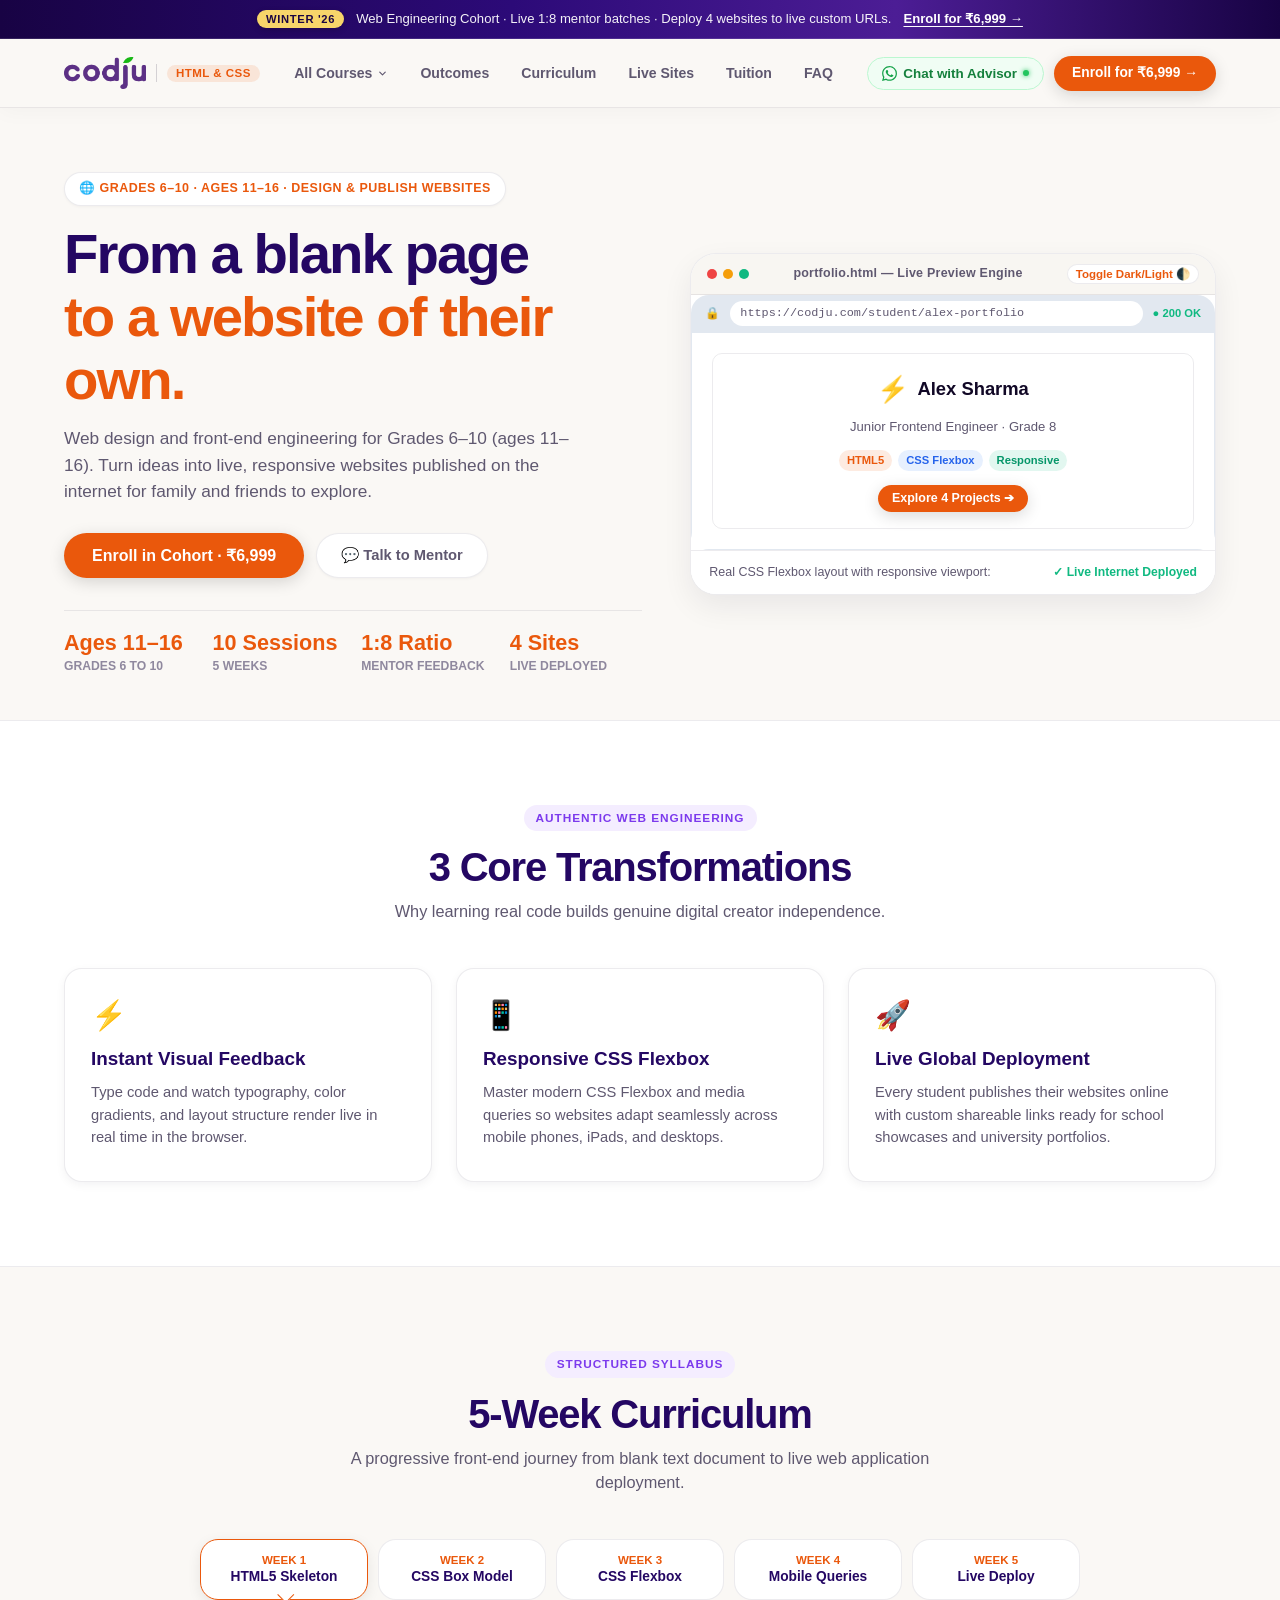
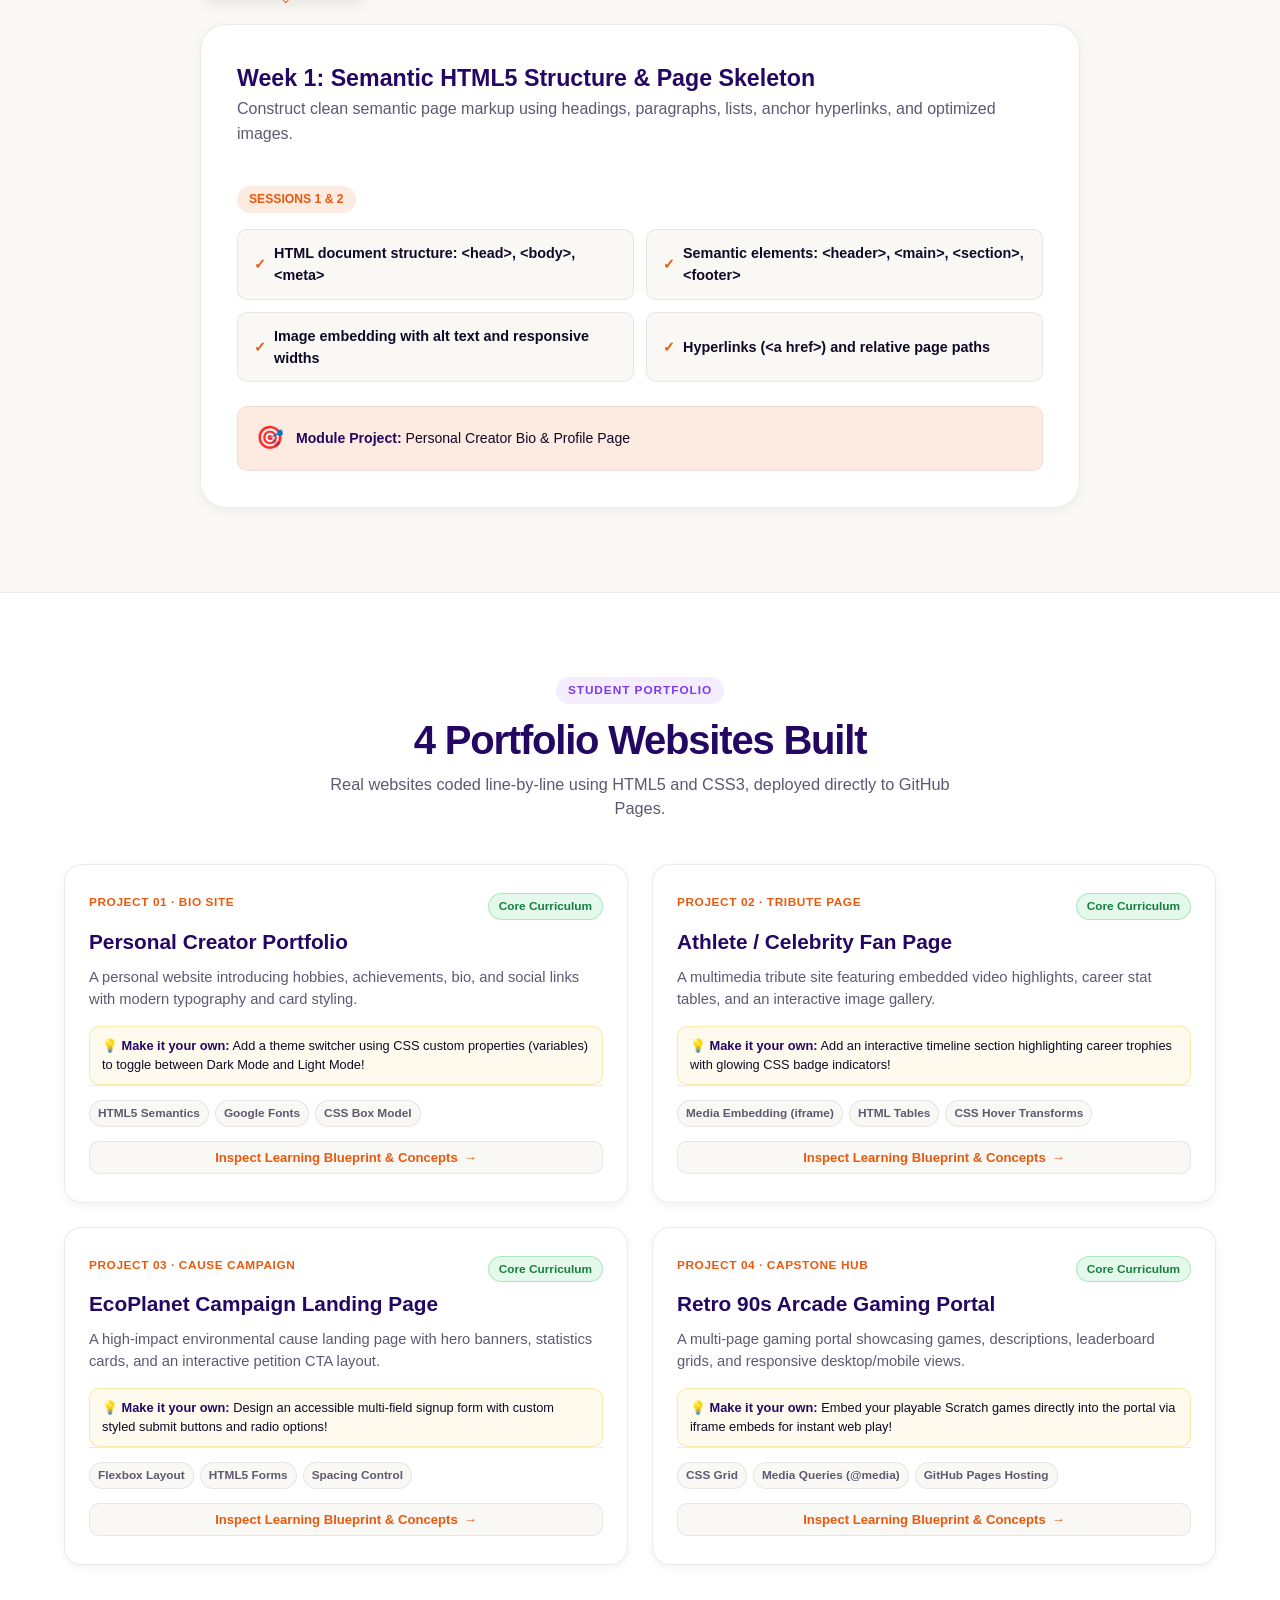
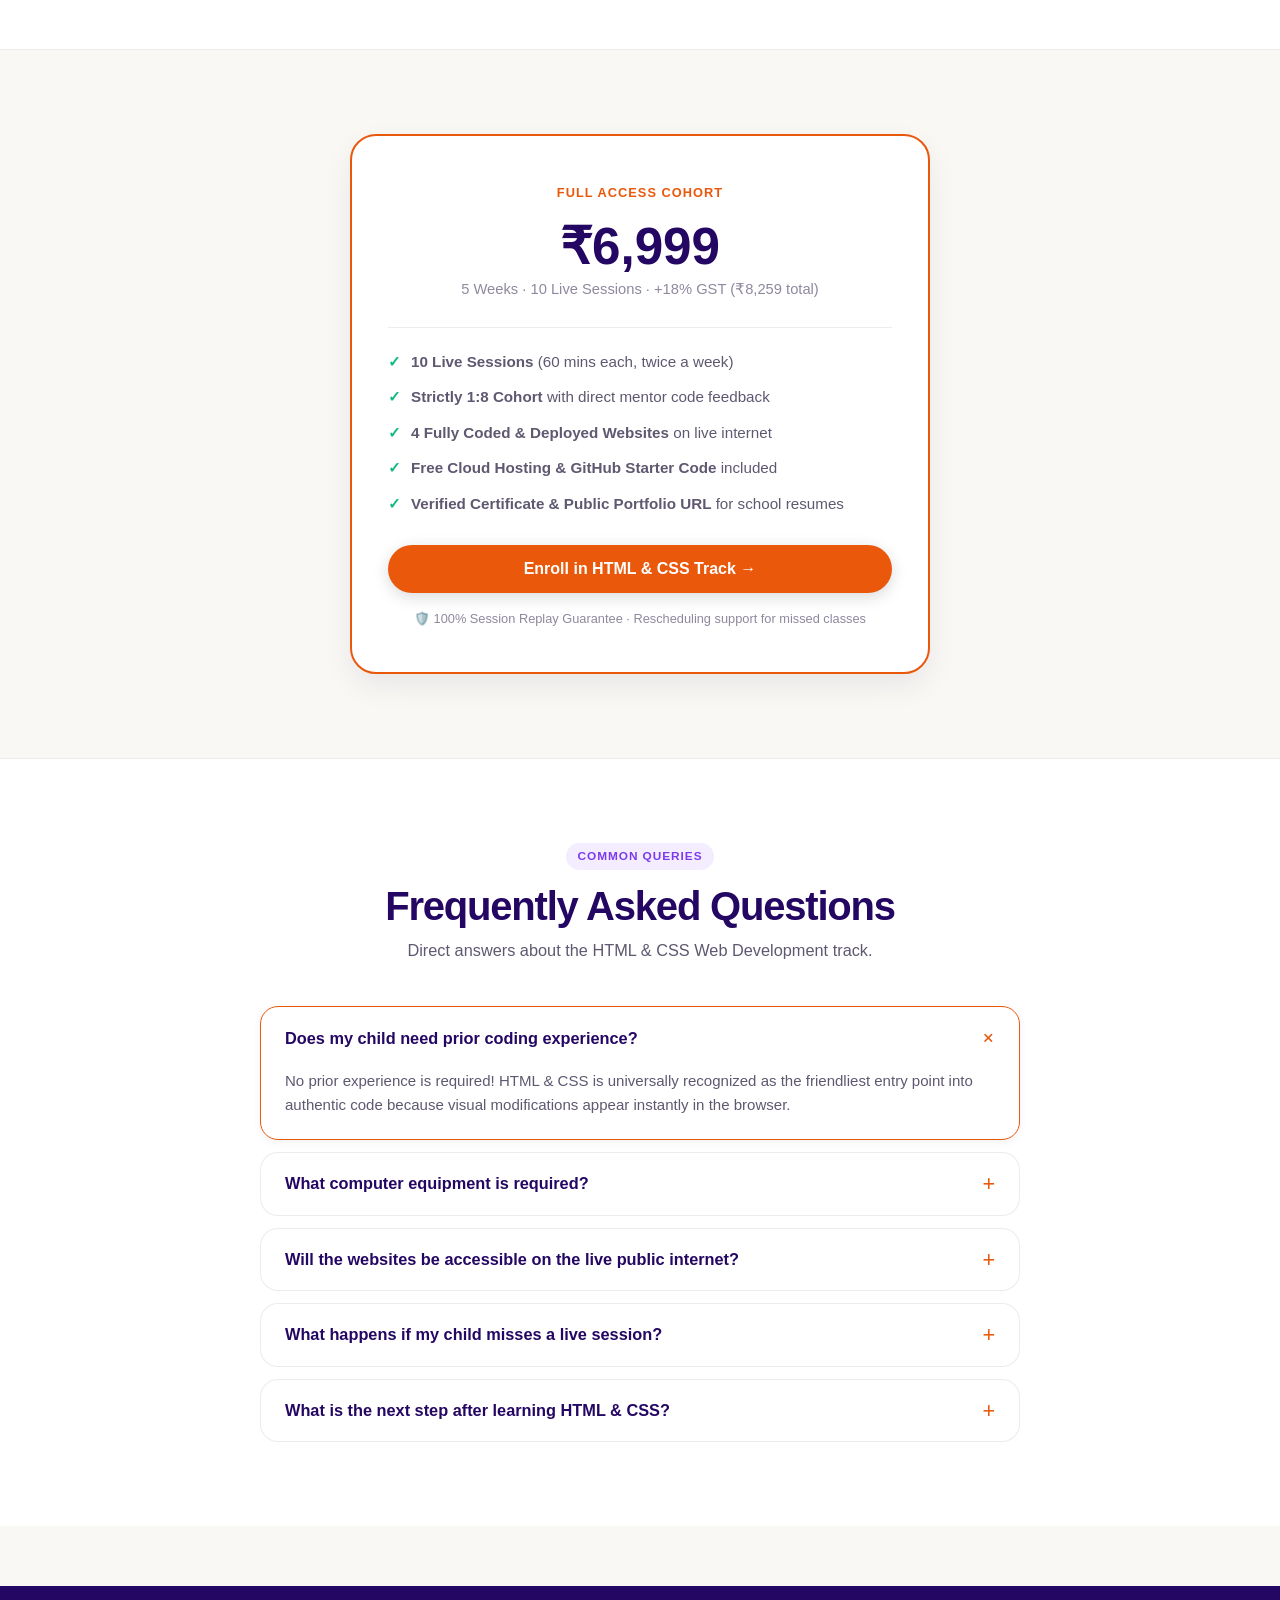
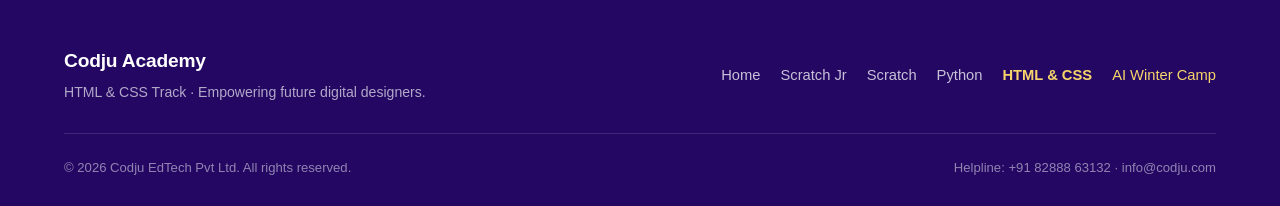
<file: HTML and CSS.dc.html>
<!DOCTYPE html>
<html lang="en">
<head>
  <meta charset="UTF-8" />
  <meta name="viewport" content="width=device-width, initial-scale=1.0" />
  <title>HTML &amp; CSS Web Development for Kids (Grades 6–10) | Codju Academy</title>
  <meta name="description" content="Live online HTML &amp; CSS web design classes for students in Grades 6–10 (ages 11–16). Learn Flexbox, responsive design, and publish 4 live websites on GitHub Pages." />
  <meta name="keywords" content="HTML and CSS classes for kids, web development for students, coding for grade 6, coding for grade 8, front-end web design, Codju Academy" />
  <link rel="canonical" href="https://codju.com/html-css.html" />

  <!-- Open Graph -->
  <meta property="og:type" content="website" />
  <meta property="og:url" content="https://codju.com/html-css.html" />
  <meta property="og:title" content="HTML &amp; CSS Web Development for Kids (Grades 6–10) | Codju Academy" />
  <meta property="og:description" content="From a blank page to a website of their own. Master semantic HTML, modern Flexbox layouts, and publish live websites on GitHub Pages." />
  <meta property="og:image" content="assets/logo.png" />
  <meta property="og:site_name" content="Codju Academy" />

  <!-- Twitter Card -->
  <meta name="twitter:card" content="summary_large_image" />
  <meta name="twitter:title" content="HTML &amp; CSS Web Development for Kids (Grades 6–10) | Codju Academy" />
  <meta name="twitter:description" content="From a blank page to a website of their own. Learn web design and deploy 4 live websites in 1:8 micro-groups." />
  <meta name="twitter:image" content="assets/logo.png" />

  <link rel="icon" type="image/png" href="assets/logo.png" />
  <link rel="stylesheet" href="index.css" />
  <style>
    :root {
      --accent: var(--c-web);
      --accent-soft: var(--c-web-soft);
    }
  </style>

  <!-- Structured Data: Course & BreadcrumbList -->
  <script type="application/ld+json">
  {
    "@context": "https://schema.org",
    "@graph": [
      {
        "@type": "Course",
        "name": "HTML & CSS Web Development & Responsive Design",
        "description": "Front-end web development for students in Grades 6–10 (ages 11–16). Covers semantic HTML5, modern CSS styling, Flexbox layout systems, media queries, and live web deployment on GitHub Pages.",
        "provider": {
          "@type": "EducationalOrganization",
          "name": "Codju Academy",
          "url": "https://codju.com/"
        },
        "educationalLevel": "Grades 6–10 (Ages 11–16)",
        "timeToComplete": "P5W",
        "offers": {
          "@type": "Offer",
          "category": "Tuition",
          "price": "6999",
          "priceCurrency": "INR",
          "url": "https://codju.com/html-css.html",
          "availability": "https://schema.org/InStock"
        }
      },
      {
        "@type": "BreadcrumbList",
        "itemListElement": [
          {
            "@type": "ListItem",
            "position": 1,
            "name": "Home",
            "item": "https://codju.com/"
          },
          {
            "@type": "ListItem",
            "position": 2,
            "name": "HTML & CSS",
            "item": "https://codju.com/html-css.html"
          }
        ]
      }
    ]
  }
  </script>
</head>
<body>

  <!-- ========== TOP ANNOUNCEMENT BAR ========== -->
  <div class="top-bar">
    <div class="container top-bar__inner">
      <span class="top-bar__tag">Winter '26</span>
      <span class="top-bar__text">Web Engineering Cohort · Live 1:8 mentor batches · Deploy 4 websites to live custom URLs.</span>
      <a href="#pricing" class="top-bar__link">Enroll for ₹6,999 &rarr;</a>
    </div>
  </div>

  <!-- ========== MAIN HEADER NAVIGATION ========== -->
  <header class="nav" id="main-nav">
    <div class="container nav__inner">
      
      <a href="index.html" class="nav__brand">
        <img src="assets/logo.png" alt="Codju Academy Logo" class="nav__brand-logo" width="124" height="34" />
        <span class="nav__brand-divider"></span>
        <span class="nav__brand-course-badge" style="background: var(--accent-soft); color: var(--accent);">HTML &amp; CSS</span>
      </a>

      <!-- Desktop Nav Links -->
      <nav class="nav__menu-wrap" aria-label="Course Navigation">
        <ul class="nav__menu">
          
          <li class="nav__item nav__item--has-dropdown">
            <button type="button" class="nav__link-btn" aria-expanded="false" aria-haspopup="true">
              <span>All Courses</span>
              <svg class="nav__caret" width="11" height="11" viewBox="0 0 24 24" fill="none" stroke="currentColor" stroke-width="2.5" stroke-linecap="round" stroke-linejoin="round"><polyline points="6 9 12 15 18 9"></polyline></svg>
            </button>
            
            <div class="nav__dropdown">
              <div class="dropdown__header">
                <span class="dropdown__header-title">Browse By Child's Grade</span>
                <a href="index.html#courses" class="dropdown__header-link">View All Tracks &rarr;</a>
              </div>
              <div class="dropdown__grid">
                
                <a href="Scratch Junior.dc.html" class="dropdown__card">
                  <span class="dropdown__card-icon">🐱</span>
                  <div class="dropdown__card-info">
                    <span class="dropdown__card-grade">Grades 1–2 · Ages 6–8</span>
                    <span class="dropdown__card-title">Scratch Junior</span>
                    <span class="dropdown__card-desc">No typing · Visual logic &amp; story animation</span>
                  </div>
                </a>

                <a href="Scratch.dc.html" class="dropdown__card">
                  <span class="dropdown__card-icon">🕹️</span>
                  <div class="dropdown__card-info">
                    <span class="dropdown__card-grade">Grades 3–5 · Ages 8–11</span>
                    <span class="dropdown__card-title">MIT Scratch</span>
                    <span class="dropdown__card-desc">Build 4 playable arcade games &amp; physics</span>
                  </div>
                </a>

                <a href="Python.dc.html" class="dropdown__card">
                  <span class="dropdown__card-icon">🐍</span>
                  <div class="dropdown__card-info">
                    <span class="dropdown__card-grade">Grades 6–10 · Ages 11–16</span>
                    <span class="dropdown__card-title">Python Programming</span>
                    <span class="dropdown__card-desc">Real code syntax, algorithms &amp; automation</span>
                  </div>
                </a>

                <a href="HTML and CSS.dc.html" class="dropdown__card active">
                  <span class="dropdown__card-icon">🌐</span>
                  <div class="dropdown__card-info">
                    <span class="dropdown__card-grade">Grades 6–10 · Ages 11–16</span>
                    <span class="dropdown__card-title">HTML &amp; CSS</span>
                    <span class="dropdown__card-desc">Design &amp; publish live responsive websites</span>
                  </div>
                </a>

              </div>

              <a href="Codju AI Winter Camp.dc.html" class="dropdown__flagship">
                <div>
                  <div style="display: flex; align-items: center; gap: 8px;">
                    <span class="dropdown__flagship-title">⭐ Codju AI Winter Camp</span>
                    <span class="dropdown__flagship-pill">Flagship</span>
                  </div>
                  <div class="dropdown__flagship-sub">Grades 5–12 · Master 17+ GenAI tools with 20 portfolio projects</div>
                </div>
                <span style="font-size: 1.1rem; color: var(--gold);">&rarr;</span>
              </a>
            </div>
          </li>

          <li class="nav__item"><a href="#benefits" class="nav__link-btn">Outcomes</a></li>
          <li class="nav__item"><a href="#curriculum" class="nav__link-btn">Curriculum</a></li>
          <li class="nav__item"><a href="#projects" class="nav__link-btn">Live Sites</a></li>
          <li class="nav__item"><a href="#pricing" class="nav__link-btn">Tuition</a></li>
          <li class="nav__item"><a href="#faq" class="nav__link-btn">FAQ</a></li>

        </ul>
      </nav>

      <!-- Right CTAs -->
      <div class="nav__actions">
        <a href="https://wa.me/918288863132?text=Hello%20Codju%2C%20inquiry%20about%20HTML%20and%20CSS%20Web%20Dev%20(Grades%206-10)" 
           target="_blank" rel="noopener" class="btn-whatsapp" title="Chat with Advisor on WhatsApp">
          <svg viewBox="0 0 24 24" width="15" height="15" fill="currentColor">
            <path d="M17.472 14.382c-.297-.149-1.758-.867-2.03-.967-.273-.099-.471-.148-.67.15-.197.297-.767.966-.94 1.164-.173.199-.347.223-.644.075-.297-.15-1.255-.463-2.39-1.475-.883-.788-1.48-1.761-1.653-2.059-.173-.297-.018-.458.13-.606.134-.133.298-.347.446-.52.149-.174.198-.298.298-.497.099-.198.05-.371-.025-.52-.075-.149-.669-1.612-.916-2.207-.242-.579-.487-.5-.669-.51-.173-.008-.371-.01-.57-.01-.198 0-.52.074-.792.372-.272.297-1.04 1.016-1.04 2.479 0 1.462 1.065 2.875 1.213 3.074.149.198 2.096 3.2 5.077 4.487.709.306 1.262.489 1.694.625.712.227 1.36.195 1.871.118.571-.085 1.758-.719 2.006-1.413.248-.694.248-1.289.173-1.413-.074-.124-.272-.198-.57-.347m-5.421 7.403h-.004a9.87 9.87 0 01-5.031-1.378l-.361-.214-3.741.982.998-3.648-.235-.374a9.86 9.86 0 01-1.51-5.26c.001-5.45 4.436-9.884 9.888-9.884 2.64 0 5.122 1.03 6.988 2.898a9.825 9.825 0 012.893 6.994c-.003 5.45-4.437 9.884-9.885 9.884m8.413-18.297A11.815 11.815 0 0012.05 0C5.495 0 .16 5.335.157 11.892c0 2.096.547 4.142 1.588 5.945L.057 24l6.305-1.654a11.882 11.882 0 005.683 1.448h.005c6.554 0 11.89-5.335 11.893-11.893a11.82 11.82 0 00-3.48-8.413z"/>
          </svg>
          <span class="wa-label-desktop">Chat with Advisor</span>
          <span class="wa-label-compact">WhatsApp</span>
          <span class="whatsapp-pulse"></span>
        </a>

        <a href="#pricing" class="btn btn--accent" style="padding: 9px 18px; font-size: 0.86rem;">
          Enroll for ₹6,999 &rarr;
        </a>

        <button type="button" class="nav__mobile-toggle" id="mobile-toggle" aria-label="Open Navigation Menu">
          <svg width="22" height="22" viewBox="0 0 24 24" fill="none" stroke="currentColor" stroke-width="2.2" stroke-linecap="round" stroke-linejoin="round">
            <line x1="3" y1="12" x2="21" y2="12"></line>
            <line x1="3" y1="6" x2="21" y2="6"></line>
            <line x1="3" y1="18" x2="21" y2="18"></line>
          </svg>
        </button>
      </div>

    </div>
  </header>

  <!-- Mobile Drawer Menu -->
  <div class="mobile-drawer" id="mobile-drawer">
    <div class="mobile-drawer__backdrop" id="drawer-backdrop"></div>
    <div class="mobile-drawer__panel">
      <div class="mobile-drawer__head">
        <a href="index.html" class="nav__brand">
          <img src="assets/logo.png" alt="Codju Academy" class="nav__brand-logo" width="110" height="30" />
          <span class="nav__brand-divider"></span>
          <span class="nav__brand-badge">Academy</span>
        </a>
        <button type="button" class="mobile-drawer__close" id="drawer-close" aria-label="Close Navigation Menu">&times;</button>
      </div>

      <div class="mobile-drawer__content">
        <div class="mobile-group-title">LEARNING TRACKS</div>
        <ul class="mobile-links">
          <li>
            <a href="Scratch Junior.dc.html" class="mobile-link">
              <span class="mobile-icon">🐱</span>
              <div>
                <div class="mobile-link-main">Scratch Junior <span class="mobile-badge">Grades 1–2</span></div>
                <div class="mobile-link-sub">Ages 6–8 · Visual drag &amp; drop stories</div>
              </div>
            </a>
          </li>
          <li>
            <a href="Scratch.dc.html" class="mobile-link">
              <span class="mobile-icon">🕹️</span>
              <div>
                <div class="mobile-link-main">MIT Scratch <span class="mobile-badge">Grades 3–5</span></div>
                <div class="mobile-link-sub">Ages 8–11 · 4 Playable arcade games</div>
              </div>
            </a>
          </li>
          <li>
            <a href="Python.dc.html" class="mobile-link">
              <span class="mobile-icon">🐍</span>
              <div>
                <div class="mobile-link-main">Python Programming <span class="mobile-badge">Grades 6–10</span></div>
                <div class="mobile-link-sub">Ages 11–16 · Real code syntax &amp; apps</div>
              </div>
            </a>
          </li>
          <li>
            <a href="HTML and CSS.dc.html" class="mobile-link active">
              <span class="mobile-icon">🌐</span>
              <div>
                <div class="mobile-link-main">HTML &amp; CSS Web Dev <span class="mobile-badge">Grades 6–10</span></div>
                <div class="mobile-link-sub">Ages 11–16 · Build live websites</div>
              </div>
            </a>
          </li>
          <li>
            <a href="Codju AI Winter Camp.dc.html" class="mobile-link mobile-link--ai">
              <span class="mobile-icon">⭐</span>
              <div>
                <div class="mobile-link-main">Codju AI Winter Camp <span class="mobile-badge-gold">Flagship</span></div>
                <div class="mobile-link-sub">Grades 5–12 · 17+ GenAI tools intensive</div>
              </div>
            </a>
          </li>
        </ul>

        <div class="mobile-group-title" style="margin-top: 24px;">ON THIS PAGE</div>
        <ul class="mobile-simple-links">
          <li><a href="#browser" class="drawer-nav-item">Live Web Preview Engine</a></li>
          <li><a href="#benefits" class="drawer-nav-item">Core Skills</a></li>
          <li><a href="#curriculum" class="drawer-nav-item">5-Week Curriculum</a></li>
          <li><a href="#projects" class="drawer-nav-item">4 Live Websites</a></li>
          <li><a href="#pricing" class="drawer-nav-item">Tuition Pass</a></li>
          <li><a href="#faq" class="drawer-nav-item">Common Questions</a></li>
        </ul>

        <div class="mobile-actions">
          <a href="#pricing" class="btn btn--accent drawer-nav-item" style="width: 100%; justify-content: center;">
            Enroll for ₹6,999 &rarr;
          </a>
        </div>
      </div>
    </div>
  </div>

  <!-- ========== COURSE HERO WITH INTERACTIVE DUAL-PANE WEB PREVIEW ========== -->
  <section class="course-hero" id="browser">
    <div class="container">
      <div class="course-hero-grid">
        
        <!-- Hero Details -->
        <div>
          <div class="course-badge">🌐 GRADES 6–10 · AGES 11–16 · DESIGN &amp; PUBLISH WEBSITES</div>
          <h1 class="course-hero-title">From a blank page <br/><span>to a website of their own.</span></h1>
          <p class="course-hero-sub">
            Web design and front-end engineering for Grades 6–10 (ages 11–16). Turn ideas into live, responsive websites published on the internet for family and friends to explore.
          </p>

          <div class="course-hero-actions">
            <a href="#pricing" class="btn btn--accent" style="padding: 13px 28px; font-size: 1rem;">
              Enroll in Cohort · ₹6,999
            </a>
            <a href="https://wa.me/918288863132?text=Hello%20Codju%2C%20HTML%20CSS%20inquiry" target="_blank" rel="noopener" class="btn btn--ghost">
              💬 Talk to Mentor
            </a>
          </div>

          <div class="course-stats-strip">
            <div>
              <div class="c-stat-val">Ages 11–16</div>
              <div class="c-stat-lbl">Grades 6 to 10</div>
            </div>
            <div>
              <div class="c-stat-val">10 Sessions</div>
              <div class="c-stat-lbl">5 Weeks</div>
            </div>
            <div>
              <div class="c-stat-val">1:8 Ratio</div>
              <div class="c-stat-lbl">Mentor Feedback</div>
            </div>
            <div>
              <div class="c-stat-val">4 Sites</div>
              <div class="c-stat-lbl">Live Deployed</div>
            </div>
          </div>
        </div>

        <!-- Interactive Visualizer: Live Dual-Pane Web Sandbox -->
        <div class="visualizer-frame">
          <div class="visualizer-header">
            <div class="visualizer-dots">
              <span class="visualizer-dot visualizer-dot--red"></span>
              <span class="visualizer-dot visualizer-dot--yellow"></span>
              <span class="visualizer-dot visualizer-dot--green"></span>
            </div>
            <div class="visualizer-title">portfolio.html — Live Preview Engine</div>
            <button type="button" id="theme-toggle-btn" style="font-size: 0.72rem; font-weight: 700; color: var(--accent); background: #ffffff; padding: 2px 8px; border-radius: var(--radius-full); border: 1px solid var(--border); cursor: pointer;">
              Toggle Dark/Light 🌓
            </button>
          </div>

          <div class="visualizer-body" style="padding: 0;">
            <div class="web-dual">
              <!-- Mini Browser Chrome -->
              <div class="browser-bar">
                <span style="color: #64748b;">🔒</span>
                <span class="browser-url">https://codju.com/student/alex-portfolio</span>
                <span style="font-size: 0.7rem; color: #10b981; font-weight: 700;">● 200 OK</span>
              </div>

              <!-- Live Browser Canvas -->
              <div class="browser-canvas" id="browser-canvas">
                <div class="preview-portfolio-card" id="preview-card">
                  <div style="display: flex; align-items: center; justify-content: center; gap: 8px; margin-bottom: 8px;">
                    <span style="font-size: 1.6rem;">⚡</span>
                    <h4 style="font-size: 1.15rem; font-weight: 800; margin: 0;">Alex Sharma</h4>
                  </div>
                  <p style="font-size: 0.82rem; color: var(--text-muted); margin-bottom: 12px;">Junior Frontend Engineer · Grade 8</p>
                  
                  <div style="display: flex; gap: 6px; justify-content: center; margin-bottom: 14px;">
                    <span style="font-size: 0.7rem; background: rgba(234, 88, 12, 0.12); color: #ea580c; padding: 2px 8px; border-radius: 9999px; font-weight: 700;">HTML5</span>
                    <span style="font-size: 0.7rem; background: rgba(59, 130, 246, 0.12); color: #2563eb; padding: 2px 8px; border-radius: 9999px; font-weight: 700;">CSS Flexbox</span>
                    <span style="font-size: 0.7rem; background: rgba(16, 185, 129, 0.12); color: #059669; padding: 2px 8px; border-radius: 9999px; font-weight: 700;">Responsive</span>
                  </div>

                  <button type="button" class="btn btn--accent" style="padding: 6px 14px; font-size: 0.78rem; pointer-events: none;">
                    Explore 4 Projects ➔
                  </button>
                </div>
              </div>
            </div>

            <div style="display: flex; justify-content: space-between; align-items: center; padding: 12px 18px; background: #ffffff; border-top: 1px solid var(--border);">
              <span style="font-size: 0.78rem; color: var(--text-muted);">Real CSS Flexbox layout with responsive viewport:</span>
              <span style="font-size: 0.76rem; font-weight: 700; color: #10b981;">✓ Live Internet Deployed</span>
            </div>
          </div>
        </div>

      </div>
    </div>
  </section>

  <!-- ========== 3 CORE SKILLS ========== -->
  <section class="section" id="benefits" style="background: #ffffff; border-top: 1px solid var(--border); border-bottom: 1px solid var(--border);">
    <div class="container">
      <div class="section-head">
        <span class="section-tag">AUTHENTIC WEB ENGINEERING</span>
        <h2 class="section-title">3 Core Transformations</h2>
        <p class="section-sub">Why learning real code builds genuine digital creator independence.</p>
      </div>

      <div class="benefits-grid">
        <div class="b-card">
          <div class="b-icon">⚡</div>
          <h3 class="b-title">Instant Visual Feedback</h3>
          <p class="b-desc">Type code and watch typography, color gradients, and layout structure render live in real time in the browser.</p>
        </div>

        <div class="b-card">
          <div class="b-icon">📱</div>
          <h3 class="b-title">Responsive CSS Flexbox</h3>
          <p class="b-desc">Master modern CSS Flexbox and media queries so websites adapt seamlessly across mobile phones, iPads, and desktops.</p>
        </div>

        <div class="b-card">
          <div class="b-icon">🚀</div>
          <h3 class="b-title">Live Global Deployment</h3>
          <p class="b-desc">Every student publishes their websites online with custom shareable links ready for school showcases and university portfolios.</p>
        </div>
      </div>
    </div>
  </section>

  <!-- ========== 5-WEEK INTERACTIVE CURRICULUM ========== -->
  <section class="section" id="curriculum">
    <div class="container">
      <div class="section-head">
        <span class="section-tag">STRUCTURED SYLLABUS</span>
        <h2 class="section-title">5-Week Curriculum</h2>
        <p class="section-sub">A progressive front-end journey from blank text document to live web application deployment.</p>
      </div>

      <div class="curriculum-stepper">
        <div class="stepper-nav" role="tablist">
          <button type="button" class="step-btn active" data-step="m1" role="tab" aria-selected="true">
            <div class="step-num">Week 1</div>
            <div class="step-label">HTML5 Skeleton</div>
          </button>
          <button type="button" class="step-btn" data-step="m2" role="tab" aria-selected="false">
            <div class="step-num">Week 2</div>
            <div class="step-label">CSS Box Model</div>
          </button>
          <button type="button" class="step-btn" data-step="m3" role="tab" aria-selected="false">
            <div class="step-num">Week 3</div>
            <div class="step-label">CSS Flexbox</div>
          </button>
          <button type="button" class="step-btn" data-step="m4" role="tab" aria-selected="false">
            <div class="step-num">Week 4</div>
            <div class="step-label">Mobile Queries</div>
          </button>
          <button type="button" class="step-btn" data-step="m5" role="tab" aria-selected="false">
            <div class="step-num">Week 5</div>
            <div class="step-label">Live Deploy</div>
          </button>
        </div>

        <div class="curriculum-panel">
          
          <!-- Module 1 -->
          <div class="curr-pane active" id="m1">
            <div class="curr-head">
              <div>
                <h3 class="curr-title">Week 1: Semantic HTML5 Structure &amp; Page Skeleton</h3>
                <p class="curr-desc">Construct clean semantic page markup using headings, paragraphs, lists, anchor hyperlinks, and optimized images.</p>
              </div>
              <span class="curr-badge">Sessions 1 &amp; 2</span>
            </div>
            <div class="curr-grid">
              <div class="curr-item"><span>✓</span> HTML document structure: &lt;head&gt;, &lt;body&gt;, &lt;meta&gt;</div>
              <div class="curr-item"><span>✓</span> Semantic elements: &lt;header&gt;, &lt;main&gt;, &lt;section&gt;, &lt;footer&gt;</div>
              <div class="curr-item"><span>✓</span> Image embedding with alt text and responsive widths</div>
              <div class="curr-item"><span>✓</span> Hyperlinks (&lt;a href&gt;) and relative page paths</div>
            </div>
            <div class="curr-milestone">
              <span class="curr-milestone-icon">🎯</span>
              <div class="curr-milestone-text"><strong>Module Project:</strong> Personal Creator Bio &amp; Profile Page</div>
            </div>
          </div>

          <!-- Module 2 -->
          <div class="curr-pane" id="m2">
            <div class="curr-head">
              <div>
                <h3 class="curr-title">Week 2: CSS Styling, Typography &amp; The Box Model</h3>
                <p class="curr-desc">Style pages with modern Google Fonts, custom color palettes, borders, margins, padding, and box-sizing.</p>
              </div>
              <span class="curr-badge">Sessions 3 &amp; 4</span>
            </div>
            <div class="curr-grid">
              <div class="curr-item"><span>✓</span> CSS selectors, classes (.card) and IDs (#nav)</div>
              <div class="curr-item"><span>✓</span> Google Fonts pairing &amp; typography line-heights</div>
              <div class="curr-item"><span>✓</span> The CSS Box Model: Margin, Border, Padding, Content</div>
              <div class="curr-item"><span>✓</span> Background colors, gradients, and border-radii</div>
            </div>
            <div class="curr-milestone">
              <span class="curr-milestone-icon">🎯</span>
              <div class="curr-milestone-text"><strong>Module Project:</strong> Multimedia Tribute &amp; Idol Fan Page</div>
            </div>
          </div>

          <!-- Module 3 -->
          <div class="curr-pane" id="m3">
            <div class="curr-head">
              <div>
                <h3 class="curr-title">Week 3: Modern CSS Flexbox &amp; Card Layouts</h3>
                <p class="curr-desc">Build 2D multi-column layouts using CSS Flexbox properties: flex-direction, justify-content, align-items, and gap.</p>
              </div>
              <span class="curr-badge">Sessions 5 &amp; 6</span>
            </div>
            <div class="curr-grid">
              <div class="curr-item"><span>✓</span> Display: flex and main vs cross axes</div>
              <div class="curr-item"><span>✓</span> Justify-content and align-items alignments</div>
              <div class="curr-item"><span>✓</span> Flex-wrap and multi-column card grids</div>
              <div class="curr-item"><span>✓</span> Hover transformations (translateY &amp; box-shadow)</div>
            </div>
            <div class="curr-milestone">
              <span class="curr-milestone-icon">🎯</span>
              <div class="curr-milestone-text"><strong>Module Project:</strong> EcoPlanet Climate Action Campaign Site</div>
            </div>
          </div>

          <!-- Module 4 -->
          <div class="curr-pane" id="m4">
            <div class="curr-head">
              <div>
                <h3 class="curr-title">Week 4: Responsive Media Queries &amp; Navigation</h3>
                <p class="curr-desc">Make websites adapt fluidly from wide 4K desktop screens to mobile phone viewports using @media query breakpoints.</p>
              </div>
              <span class="curr-badge">Sessions 7 &amp; 8</span>
            </div>
            <div class="curr-grid">
              <div class="curr-item"><span>✓</span> Viewport meta tag configuration</div>
              <div class="curr-item"><span>✓</span> @media (max-width: 768px) responsive breakpoints</div>
              <div class="curr-item"><span>✓</span> Responsive desktop navigation to mobile drawer layout</div>
              <div class="curr-item"><span>✓</span> Fluid image scaling and percentage widths</div>
            </div>
            <div class="curr-milestone">
              <span class="curr-milestone-icon">🎯</span>
              <div class="curr-milestone-text"><strong>Module Project:</strong> Retro 90s Arcade Lounge Gaming Portal</div>
            </div>
          </div>

          <!-- Module 5 -->
          <div class="curr-pane" id="m5">
            <div class="curr-head">
              <div>
                <h3 class="curr-title">Week 5: Live Deployment on GitHub &amp; Demo Day</h3>
                <p class="curr-desc">Publish all 4 projects online to free custom URLs on GitHub Pages, and present during parent graduation.</p>
              </div>
              <span class="curr-badge">Sessions 9 &amp; 10</span>
            </div>
            <div class="curr-grid">
              <div class="curr-item"><span>✓</span> Multi-page site linking &amp; folder architecture</div>
              <div class="curr-item"><span>✓</span> Free live web deployment on GitHub Pages</div>
              <div class="curr-item"><span>✓</span> Custom permanent student portfolio URL</div>
              <div class="curr-item"><span>✓</span> Verified certificate graduation ceremony</div>
            </div>
            <div class="curr-milestone">
              <span class="curr-milestone-icon">🎯</span>
              <div class="curr-milestone-text"><strong>Module Project:</strong> Permanent Live Hosted Student Portfolio Showcase</div>
            </div>
          </div>

        </div>
      </div>
    </div>
  </section>

  <!-- ========== 4 PORTFOLIO WEBSITES BUILT ========== -->
  <section class="section" id="projects" style="background: #ffffff; border-top: 1px solid var(--border); border-bottom: 1px solid var(--border);">
    <div class="container">
      <div class="section-head">
        <span class="section-tag">STUDENT PORTFOLIO</span>
        <h2 class="section-title">4 Portfolio Websites Built</h2>
        <p class="section-sub">Real websites coded line-by-line using HTML5 and CSS3, deployed directly to GitHub Pages.</p>
      </div>

      <div class="projs-grid">
        <!-- Site 1 -->
        <div class="p-card-showcase">
          <div>
            <div style="display: flex; justify-content: space-between; align-items: center; margin-bottom: 6px;">
              <span class="p-tag">Project 01 · Bio Site</span>
              <span class="badge-status badge-status--core">Core Curriculum</span>
            </div>
            <h3 class="p-title">Personal Creator Portfolio</h3>
            <p class="p-desc">A personal website introducing hobbies, achievements, bio, and social links with modern typography and card styling.</p>
            <div class="p-challenge-callout">
              <strong>💡 Make it your own:</strong> Add a theme switcher using CSS custom properties (variables) to toggle between Dark Mode and Light Mode!
            </div>
          </div>
          <div>
            <div class="p-skills">
              <span class="p-skill-pill">HTML5 Semantics</span>
              <span class="p-skill-pill">Google Fonts</span>
              <span class="p-skill-pill">CSS Box Model</span>
            </div>
            <button type="button" class="p-blueprint-btn" onclick="window.openCodjuProjectModal('web-portfolio')">
              <span>Inspect Learning Blueprint &amp; Concepts</span> &rarr;
            </button>
          </div>
        </div>

        <!-- Site 2 -->
        <div class="p-card-showcase">
          <div>
            <div style="display: flex; justify-content: space-between; align-items: center; margin-bottom: 6px;">
              <span class="p-tag">Project 02 · Tribute Page</span>
              <span class="badge-status badge-status--core">Core Curriculum</span>
            </div>
            <h3 class="p-title">Athlete / Celebrity Fan Page</h3>
            <p class="p-desc">A multimedia tribute site featuring embedded video highlights, career stat tables, and an interactive image gallery.</p>
            <div class="p-challenge-callout">
              <strong>💡 Make it your own:</strong> Add an interactive timeline section highlighting career trophies with glowing CSS badge indicators!
            </div>
          </div>
          <div>
            <div class="p-skills">
              <span class="p-skill-pill">Media Embedding (iframe)</span>
              <span class="p-skill-pill">HTML Tables</span>
              <span class="p-skill-pill">CSS Hover Transforms</span>
            </div>
            <button type="button" class="p-blueprint-btn" onclick="window.openCodjuProjectModal('web-fanpage')">
              <span>Inspect Learning Blueprint &amp; Concepts</span> &rarr;
            </button>
          </div>
        </div>

        <!-- Site 3 -->
        <div class="p-card-showcase">
          <div>
            <div style="display: flex; justify-content: space-between; align-items: center; margin-bottom: 6px;">
              <span class="p-tag">Project 03 · Cause Campaign</span>
              <span class="badge-status badge-status--core">Core Curriculum</span>
            </div>
            <h3 class="p-title">EcoPlanet Campaign Landing Page</h3>
            <p class="p-desc">A high-impact environmental cause landing page with hero banners, statistics cards, and an interactive petition CTA layout.</p>
            <div class="p-challenge-callout">
              <strong>💡 Make it your own:</strong> Design an accessible multi-field signup form with custom styled submit buttons and radio options!
            </div>
          </div>
          <div>
            <div class="p-skills">
              <span class="p-skill-pill">Flexbox Layout</span>
              <span class="p-skill-pill">HTML5 Forms</span>
              <span class="p-skill-pill">Spacing Control</span>
            </div>
            <button type="button" class="p-blueprint-btn" onclick="window.openCodjuProjectModal('web-ecoplanet')">
              <span>Inspect Learning Blueprint &amp; Concepts</span> &rarr;
            </button>
          </div>
        </div>

        <!-- Site 4 -->
        <div class="p-card-showcase">
          <div>
            <div style="display: flex; justify-content: space-between; align-items: center; margin-bottom: 6px;">
              <span class="p-tag">Project 04 · Capstone Hub</span>
              <span class="badge-status badge-status--core">Core Curriculum</span>
            </div>
            <h3 class="p-title">Retro 90s Arcade Gaming Portal</h3>
            <p class="p-desc">A multi-page gaming portal showcasing games, descriptions, leaderboard grids, and responsive desktop/mobile views.</p>
            <div class="p-challenge-callout">
              <strong>💡 Make it your own:</strong> Embed your playable Scratch games directly into the portal via iframe embeds for instant web play!
            </div>
          </div>
          <div>
            <div class="p-skills">
              <span class="p-skill-pill">CSS Grid</span>
              <span class="p-skill-pill">Media Queries (@media)</span>
              <span class="p-skill-pill">GitHub Pages Hosting</span>
            </div>
            <button type="button" class="p-blueprint-btn" onclick="window.openCodjuProjectModal('web-arcade-hub')">
              <span>Inspect Learning Blueprint &amp; Concepts</span> &rarr;
            </button>
          </div>
        </div>
      </div>
    </div>
  </section>

  <!-- ========== PRICING & ENROLMENT ========== -->
  <section class="section" id="pricing">
    <div class="container">
      <div class="price-box">
        <span class="price-tag">Full Access Cohort</span>
        <div class="price-num">₹6,999</div>
        <div class="price-sub">5 Weeks · 10 Live Sessions · +18% GST (₹8,259 total)</div>
        
        <ul class="price-features">
          <li>
            <span class="price-check">✓</span>
            <span><strong>10 Live Sessions</strong> (60 mins each, twice a week)</span>
          </li>
          <li>
            <span class="price-check">✓</span>
            <span><strong>Strictly 1:8 Cohort</strong> with direct mentor code feedback</span>
          </li>
          <li>
            <span class="price-check">✓</span>
            <span><strong>4 Fully Coded &amp; Deployed Websites</strong> on live internet</span>
          </li>
          <li>
            <span class="price-check">✓</span>
            <span><strong>Free Cloud Hosting &amp; GitHub Starter Code</strong> included</span>
          </li>
          <li>
            <span class="price-check">✓</span>
            <span><strong>Verified Certificate &amp; Public Portfolio URL</strong> for school resumes</span>
          </li>
        </ul>

        <a href="https://wa.me/918288863132?text=Hello%20Codju%2C%20enroll%20in%20HTML%20CSS%20(₹6,999)" 
           target="_blank" rel="noopener" class="btn btn--accent" style="width: 100%; padding: 14px; font-size: 1rem;">
          Enroll in HTML &amp; CSS Track &rarr;
        </a>

        <div class="price-guarantee">
          🛡️ 100% Session Replay Guarantee · Rescheduling support for missed classes
        </div>
      </div>
    </div>
  </section>

  <!-- ========== FAQ ACCORDION ========== -->
  <section class="section" id="faq" style="background: #ffffff; border-top: 1px solid var(--border);">
    <div class="container">
      <div class="section-head">
        <span class="section-tag">COMMON QUERIES</span>
        <h2 class="section-title">Frequently Asked Questions</h2>
        <p class="section-sub">Direct answers about the HTML &amp; CSS Web Development track.</p>
      </div>

      <div class="faq-wrap">
        <div class="faq-item active">
          <button class="faq-q" aria-expanded="true">
            <span>Does my child need prior coding experience?</span>
            <span class="faq-sign">+</span>
          </button>
          <div class="faq-a">
            No prior experience is required! HTML &amp; CSS is universally recognized as the friendliest entry point into authentic code because visual modifications appear instantly in the browser.
          </div>
        </div>

        <div class="faq-item">
          <button class="faq-q" aria-expanded="false">
            <span>What computer equipment is required?</span>
            <span class="faq-sign">+</span>
          </button>
          <div class="faq-a">
            Any standard laptop or desktop (Windows, Mac, or Chromebook) equipped with Google Chrome. No expensive hardware or paid software licenses are necessary.
          </div>
        </div>

        <div class="faq-item">
          <button class="faq-q" aria-expanded="false">
            <span>Will the websites be accessible on the live public internet?</span>
            <span class="faq-sign">+</span>
          </button>
          <div class="faq-a">
            Yes! In Week 5, every student deploys their creations live to the internet with a public web URL ready to be shared with family, friends, and admissions officers.
          </div>
        </div>

        <div class="faq-item">
          <button class="faq-q" aria-expanded="false">
            <span>What happens if my child misses a live session?</span>
            <span class="faq-sign">+</span>
          </button>
          <div class="faq-a">
            All live classes are recorded in HD and available in your student portal within 2 hours, alongside project starter code and recap walkthrough notes.
          </div>
        </div>

        <div class="faq-item">
          <button class="faq-q" aria-expanded="false">
            <span>What is the next step after learning HTML &amp; CSS?</span>
            <span class="faq-sign">+</span>
          </button>
          <div class="faq-a">
            Graduates can progress into JavaScript to add advanced logic, or explore Python and Generative AI application development.
          </div>
        </div>
      </div>
    </div>
  </section>

  <!-- ========== UNIFIED FOOTER ========== -->
  <footer class="footer">
    <div class="container">
      <div class="footer-inner">
        <div class="footer-brand">
          <strong>Codju Academy</strong>
          <span>HTML &amp; CSS Track · Empowering future digital designers.</span>
        </div>
        <ul class="footer-links">
          <li><a href="index.html">Home</a></li>
          <li><a href="Scratch Junior.dc.html">Scratch Jr</a></li>
          <li><a href="Scratch.dc.html">Scratch</a></li>
          <li><a href="Python.dc.html">Python</a></li>
          <li><a href="HTML and CSS.dc.html" class="active">HTML &amp; CSS</a></li>
          <li><a href="Codju AI Winter Camp.dc.html" style="color: var(--gold);">AI Winter Camp</a></li>
        </ul>
      </div>
      <div class="footer-bottom">
        <div>&copy; 2026 Codju EdTech Pvt Ltd. All rights reserved.</div>
        <div>Helpline: +91 82888 63132 · info@codju.com</div>
      </div>
    </div>
  </footer>

  <script>
    // --- Mobile Drawer Controller ---
    const mobileToggle = document.getElementById('mobile-toggle');
    const mobileDrawer = document.getElementById('mobile-drawer');
    const drawerClose = document.getElementById('drawer-close');
    const drawerBackdrop = document.getElementById('drawer-backdrop');

    function openDrawer() {
      if (mobileDrawer) {
        mobileDrawer.classList.add('open');
        document.body.style.overflow = 'hidden';
      }
    }
    function closeDrawer() {
      if (mobileDrawer) {
        mobileDrawer.classList.remove('open');
        document.body.style.overflow = '';
      }
    }

    if (mobileToggle) mobileToggle.addEventListener('click', openDrawer);
    if (drawerClose) drawerClose.addEventListener('click', closeDrawer);
    if (drawerBackdrop) drawerBackdrop.addEventListener('click', closeDrawer);
    document.querySelectorAll('.drawer-nav-item, .mobile-link').forEach(l => l.addEventListener('click', closeDrawer));

    // --- Interactive Stepper Curriculum Explorer ---
    const stepBtns = document.querySelectorAll('.step-btn');
    const currPanes = document.querySelectorAll('.curr-pane');

    stepBtns.forEach(btn => {
      btn.addEventListener('click', () => {
        const target = btn.dataset.step;
        stepBtns.forEach(b => {
          b.classList.remove('active');
          b.setAttribute('aria-selected', 'false');
        });
        currPanes.forEach(p => p.classList.remove('active'));

        btn.classList.add('active');
        btn.setAttribute('aria-selected', 'true');
        const activePane = document.getElementById(target);
        if (activePane) activePane.classList.add('active');
      });
    });

    // --- FAQ Accordion ---
    document.querySelectorAll('.faq-q').forEach(btn => {
      btn.addEventListener('click', () => {
        const item = btn.closest('.faq-item');
        const active = item.classList.contains('active');
        document.querySelectorAll('.faq-item').forEach(i => {
          i.classList.remove('active');
          const q = i.querySelector('.faq-q');
          if (q) q.setAttribute('aria-expanded', 'false');
        });
        if (!active) {
          item.classList.add('active');
          btn.setAttribute('aria-expanded', 'true');
        }
      });
    });

    // --- Live Theme Toggle for Web Preview Canvas ---
    const themeBtn = document.getElementById('theme-toggle-btn');
    const canvas = document.getElementById('browser-canvas');
    let isDark = false;

    if (themeBtn && canvas) {
      themeBtn.addEventListener('click', () => {
        isDark = !isDark;
        canvas.classList.toggle('dark', isDark);
        themeBtn.textContent = isDark ? 'Mode: 🌙 Dark' : 'Mode: ☀️ Light';
      });
    }
  </script>
  <script src="projects-data.js"></script>
</body>
</html>
</file>
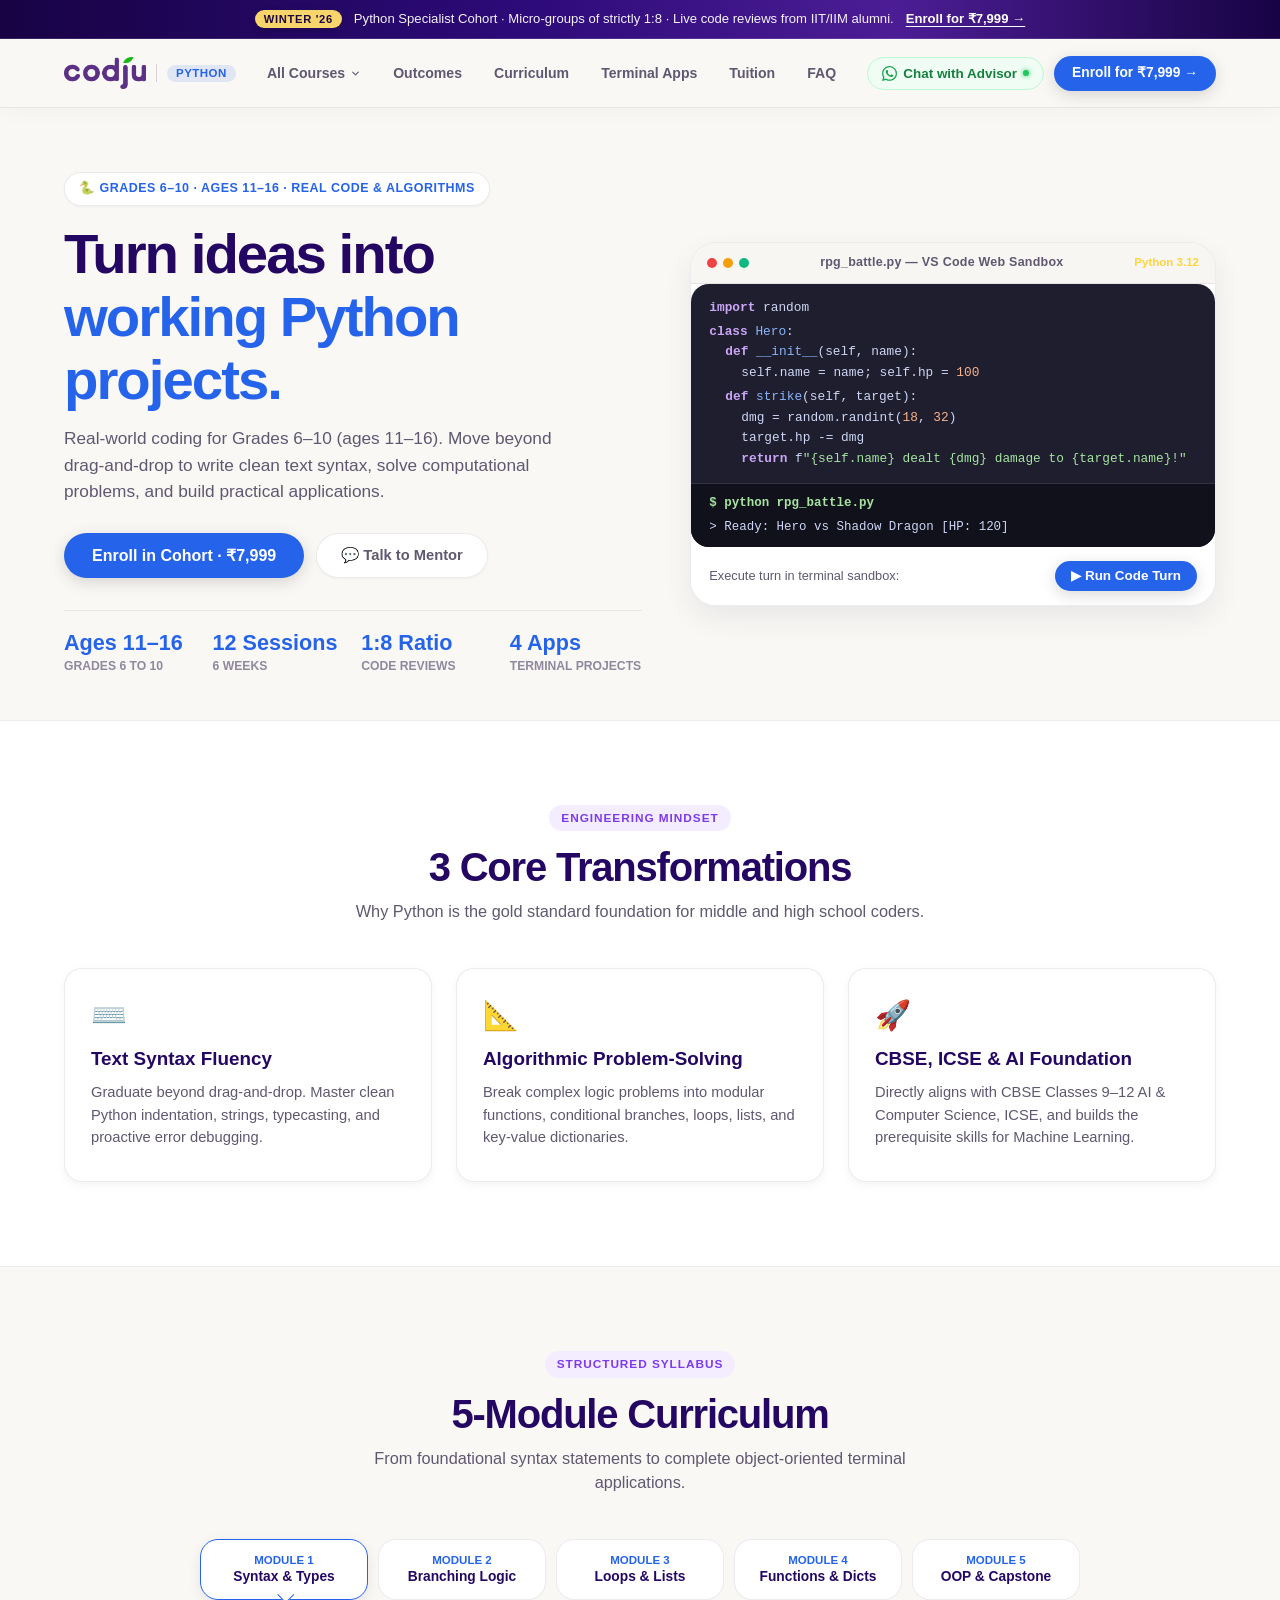
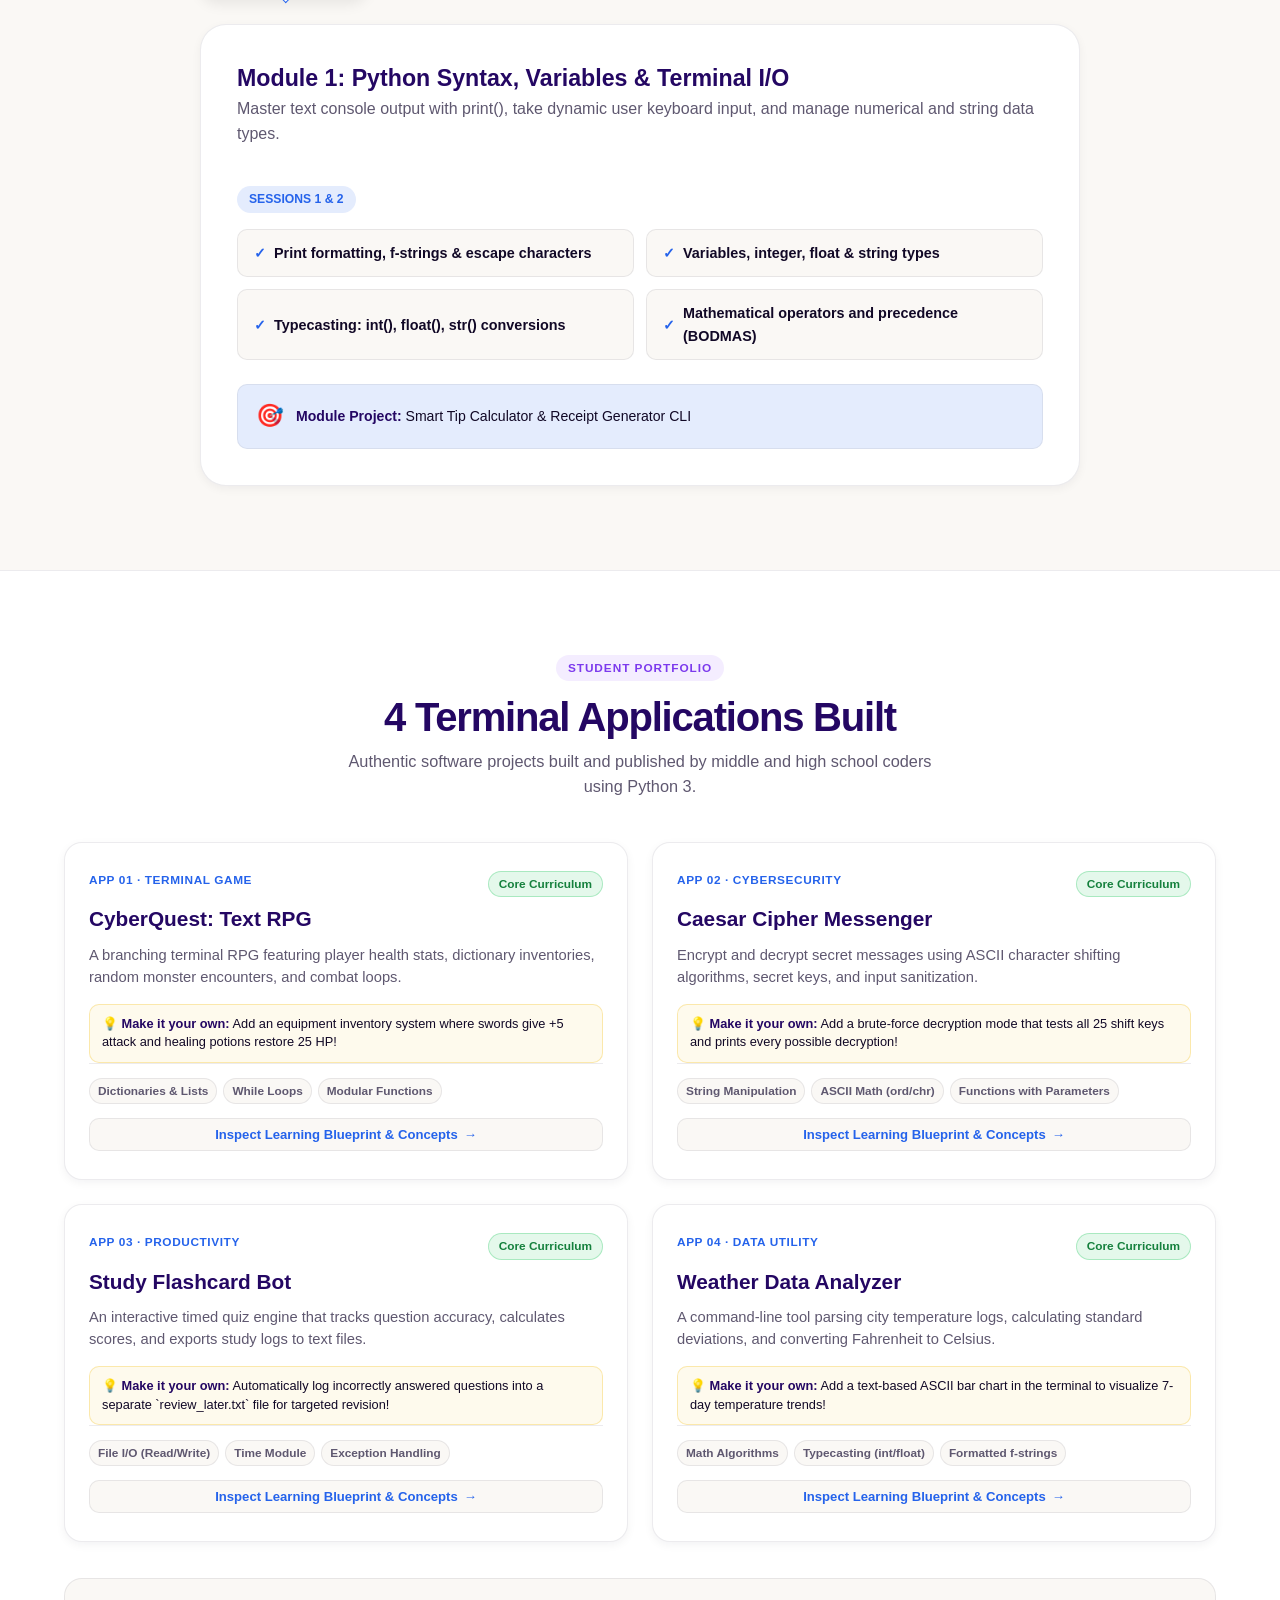
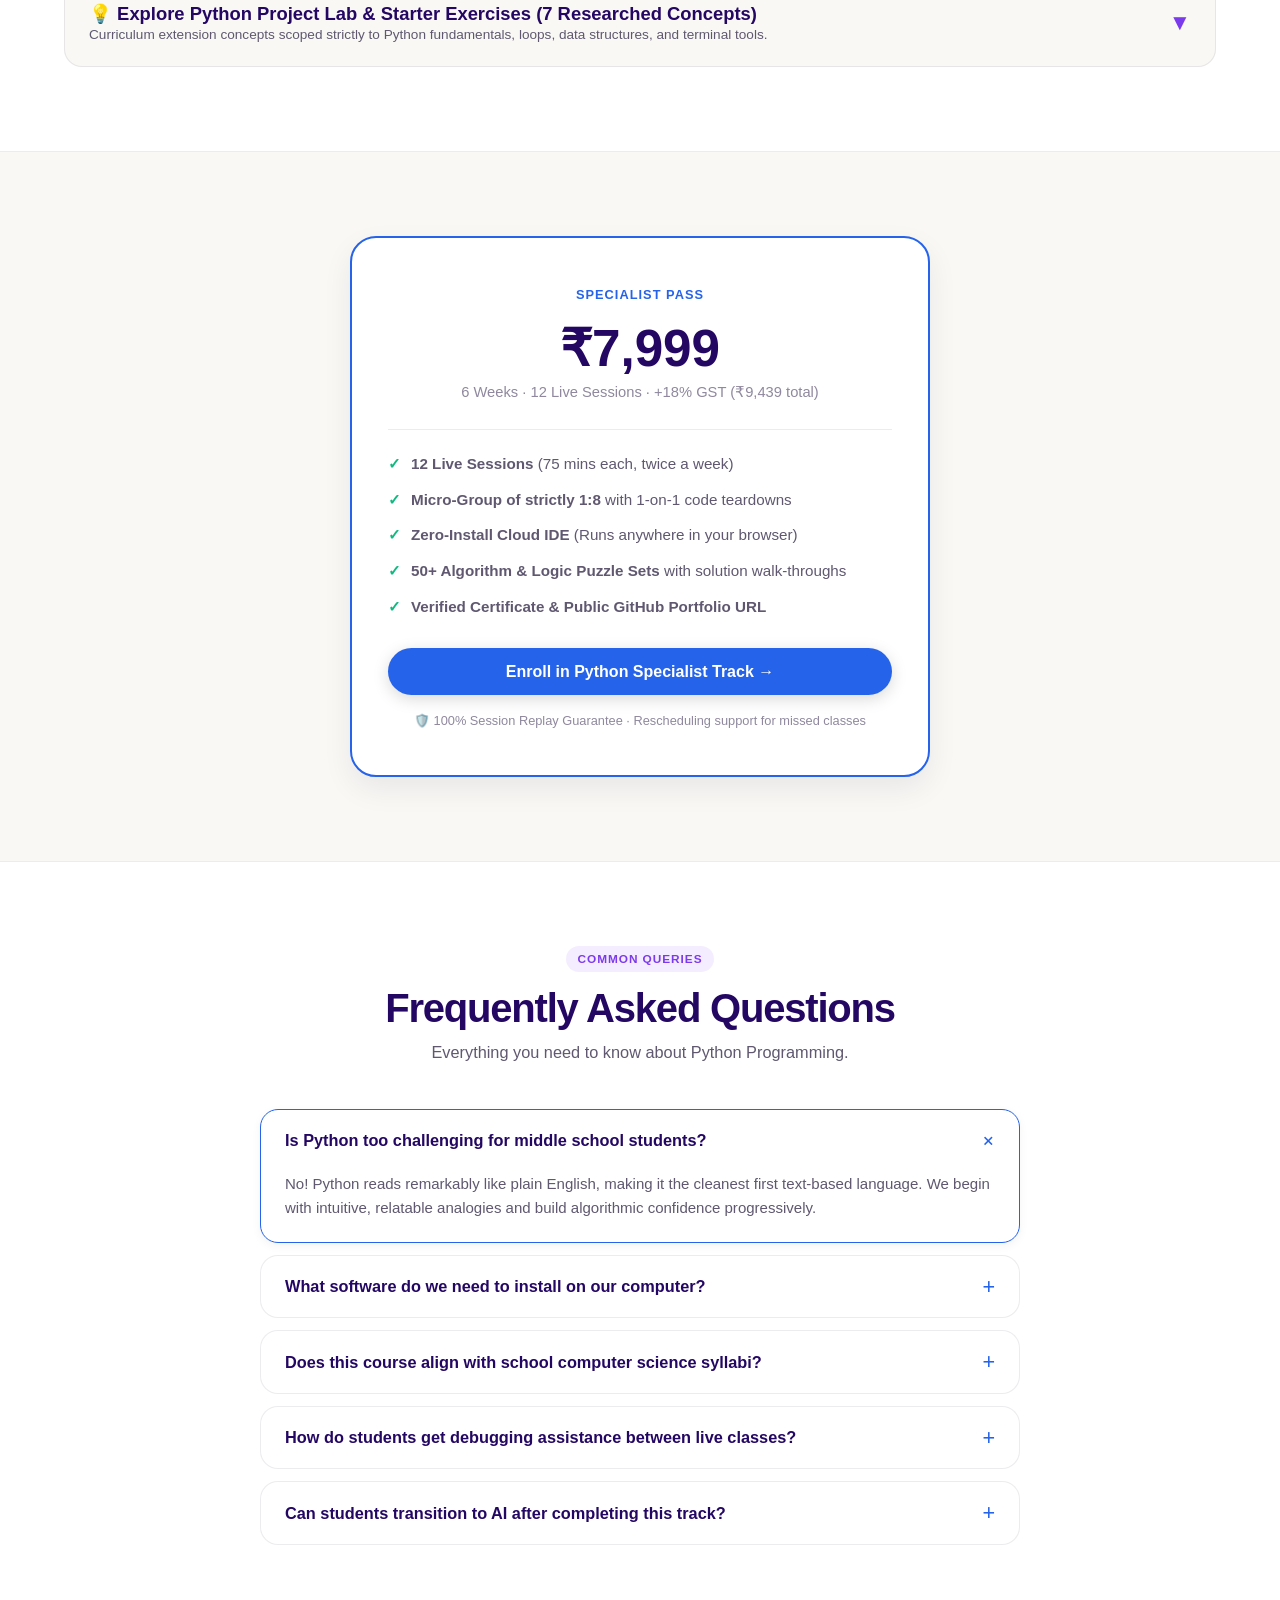
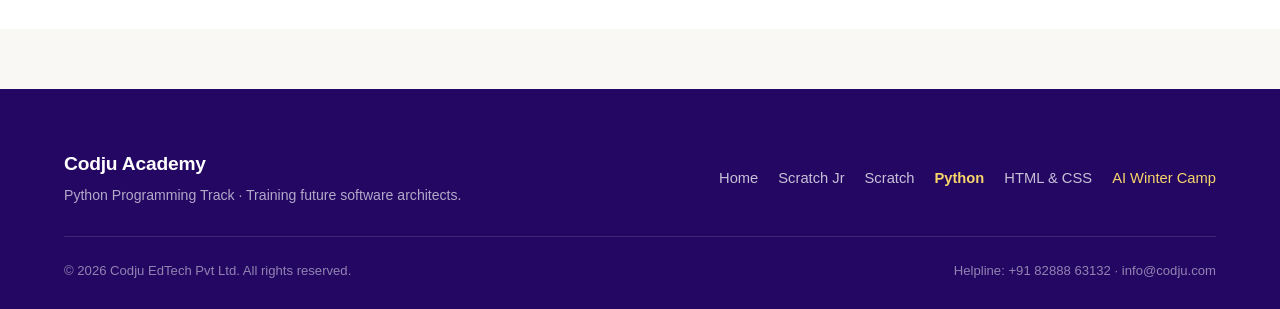
<file: Python.dc.html>
<!DOCTYPE html>
<html lang="en">
<head>
  <meta charset="UTF-8" />
  <meta name="viewport" content="width=device-width, initial-scale=1.0" />
  <title>Python Classes for Kids (Grades 6–10) | Codju Academy</title>
  <meta name="description" content="Live online Python programming classes for students in Grades 6–10 (ages 11–16). Master syntax, algorithms, data structures, and build 4 terminal apps in 1:8 batches." />
  <meta name="keywords" content="Python classes for kids, Python for students, coding for grade 6, coding for grade 8, CBSE AI coding, ICSE computer science, Codju Academy" />
  <link rel="canonical" href="https://codju.com/python.html" />

  <!-- Open Graph -->
  <meta property="og:type" content="website" />
  <meta property="og:url" content="https://codju.com/python.html" />
  <meta property="og:title" content="Python Classes for Kids (Grades 6–10) | Codju Academy" />
  <meta property="og:description" content="Turn ideas into working Python projects. Transition from visual blocks to authentic text syntax with live code reviews." />
  <meta property="og:image" content="assets/logo.png" />
  <meta property="og:site_name" content="Codju Academy" />

  <!-- Twitter Card -->
  <meta name="twitter:card" content="summary_large_image" />
  <meta name="twitter:title" content="Python Classes for Kids (Grades 6–10) | Codju Academy" />
  <meta name="twitter:description" content="Turn ideas into working Python projects. Learn data structures, algorithms, and build 4 terminal apps." />
  <meta name="twitter:image" content="assets/logo.png" />

  <link rel="icon" type="image/png" href="assets/logo.png" />
  <link rel="stylesheet" href="index.css" />
  <style>
    :root {
      --accent: var(--c-python);
      --accent-soft: var(--c-python-soft);
    }
  </style>

  <!-- Structured Data: Course & BreadcrumbList -->
  <script type="application/ld+json">
  {
    "@context": "https://schema.org",
    "@graph": [
      {
        "@type": "Course",
        "name": "Python Programming & Algorithmic Problem Solving",
        "description": "Text-based Python coding for students in Grades 6–10 (ages 11–16). Covers syntax fundamentals, variables, loops, data structures, functions, OOP, and building 4 terminal applications.",
        "provider": {
          "@type": "EducationalOrganization",
          "name": "Codju Academy",
          "url": "https://codju.com/"
        },
        "educationalLevel": "Grades 6–10 (Ages 11–16)",
        "timeToComplete": "P6W",
        "offers": {
          "@type": "Offer",
          "category": "Tuition",
          "price": "7999",
          "priceCurrency": "INR",
          "url": "https://codju.com/python.html",
          "availability": "https://schema.org/InStock"
        }
      },
      {
        "@type": "BreadcrumbList",
        "itemListElement": [
          {
            "@type": "ListItem",
            "position": 1,
            "name": "Home",
            "item": "https://codju.com/"
          },
          {
            "@type": "ListItem",
            "position": 2,
            "name": "Python Programming",
            "item": "https://codju.com/python.html"
          }
        ]
      }
    ]
  }
  </script>
</head>
<body>

  <!-- ========== TOP ANNOUNCEMENT BAR ========== -->
  <div class="top-bar">
    <div class="container top-bar__inner">
      <span class="top-bar__tag">Winter '26</span>
      <span class="top-bar__text">Python Specialist Cohort · Micro-groups of strictly 1:8 · Live code reviews from IIT/IIM alumni.</span>
      <a href="#pricing" class="top-bar__link">Enroll for ₹7,999 &rarr;</a>
    </div>
  </div>

  <!-- ========== MAIN HEADER NAVIGATION ========== -->
  <header class="nav" id="main-nav">
    <div class="container nav__inner">
      
      <a href="index.html" class="nav__brand">
        <img src="assets/logo.png" alt="Codju Academy Logo" class="nav__brand-logo" width="124" height="34" />
        <span class="nav__brand-divider"></span>
        <span class="nav__brand-course-badge" style="background: var(--accent-soft); color: var(--accent);">Python</span>
      </a>

      <!-- Desktop Nav Links -->
      <nav class="nav__menu-wrap" aria-label="Course Navigation">
        <ul class="nav__menu">
          
          <li class="nav__item nav__item--has-dropdown">
            <button type="button" class="nav__link-btn" aria-expanded="false" aria-haspopup="true">
              <span>All Courses</span>
              <svg class="nav__caret" width="11" height="11" viewBox="0 0 24 24" fill="none" stroke="currentColor" stroke-width="2.5" stroke-linecap="round" stroke-linejoin="round"><polyline points="6 9 12 15 18 9"></polyline></svg>
            </button>
            
            <div class="nav__dropdown">
              <div class="dropdown__header">
                <span class="dropdown__header-title">Browse By Child's Grade</span>
                <a href="index.html#courses" class="dropdown__header-link">View All Tracks &rarr;</a>
              </div>
              <div class="dropdown__grid">
                
                <a href="Scratch Junior.dc.html" class="dropdown__card">
                  <span class="dropdown__card-icon">🐱</span>
                  <div class="dropdown__card-info">
                    <span class="dropdown__card-grade">Grades 1–2 · Ages 6–8</span>
                    <span class="dropdown__card-title">Scratch Junior</span>
                    <span class="dropdown__card-desc">No typing · Visual logic &amp; story animation</span>
                  </div>
                </a>

                <a href="Scratch.dc.html" class="dropdown__card">
                  <span class="dropdown__card-icon">🕹️</span>
                  <div class="dropdown__card-info">
                    <span class="dropdown__card-grade">Grades 3–5 · Ages 8–11</span>
                    <span class="dropdown__card-title">MIT Scratch</span>
                    <span class="dropdown__card-desc">Build 4 playable arcade games &amp; physics</span>
                  </div>
                </a>

                <a href="Python.dc.html" class="dropdown__card active">
                  <span class="dropdown__card-icon">🐍</span>
                  <div class="dropdown__card-info">
                    <span class="dropdown__card-grade">Grades 6–10 · Ages 11–16</span>
                    <span class="dropdown__card-title">Python Programming</span>
                    <span class="dropdown__card-desc">Real code syntax, algorithms &amp; automation</span>
                  </div>
                </a>

                <a href="HTML and CSS.dc.html" class="dropdown__card">
                  <span class="dropdown__card-icon">🌐</span>
                  <div class="dropdown__card-info">
                    <span class="dropdown__card-grade">Grades 6–10 · Ages 11–16</span>
                    <span class="dropdown__card-title">HTML &amp; CSS</span>
                    <span class="dropdown__card-desc">Design &amp; publish live responsive websites</span>
                  </div>
                </a>

              </div>

              <a href="Codju AI Winter Camp.dc.html" class="dropdown__flagship">
                <div>
                  <div style="display: flex; align-items: center; gap: 8px;">
                    <span class="dropdown__flagship-title">⭐ Codju AI Winter Camp</span>
                    <span class="dropdown__flagship-pill">Flagship</span>
                  </div>
                  <div class="dropdown__flagship-sub">Grades 5–12 · Master 17+ GenAI tools with 20 portfolio projects</div>
                </div>
                <span style="font-size: 1.1rem; color: var(--gold);">&rarr;</span>
              </a>
            </div>
          </li>

          <li class="nav__item"><a href="#benefits" class="nav__link-btn">Outcomes</a></li>
          <li class="nav__item"><a href="#curriculum" class="nav__link-btn">Curriculum</a></li>
          <li class="nav__item"><a href="#projects" class="nav__link-btn">Terminal Apps</a></li>
          <li class="nav__item"><a href="#pricing" class="nav__link-btn">Tuition</a></li>
          <li class="nav__item"><a href="#faq" class="nav__link-btn">FAQ</a></li>

        </ul>
      </nav>

      <!-- Right CTAs -->
      <div class="nav__actions">
        <a href="https://wa.me/918288863132?text=Hello%20Codju%2C%20inquiry%20about%20Python%20Programming%20(Grades%206-10)" 
           target="_blank" rel="noopener" class="btn-whatsapp" title="Chat with Advisor on WhatsApp">
          <svg viewBox="0 0 24 24" width="15" height="15" fill="currentColor">
            <path d="M17.472 14.382c-.297-.149-1.758-.867-2.03-.967-.273-.099-.471-.148-.67.15-.197.297-.767.966-.94 1.164-.173.199-.347.223-.644.075-.297-.15-1.255-.463-2.39-1.475-.883-.788-1.48-1.761-1.653-2.059-.173-.297-.018-.458.13-.606.134-.133.298-.347.446-.52.149-.174.198-.298.298-.497.099-.198.05-.371-.025-.52-.075-.149-.669-1.612-.916-2.207-.242-.579-.487-.5-.669-.51-.173-.008-.371-.01-.57-.01-.198 0-.52.074-.792.372-.272.297-1.04 1.016-1.04 2.479 0 1.462 1.065 2.875 1.213 3.074.149.198 2.096 3.2 5.077 4.487.709.306 1.262.489 1.694.625.712.227 1.36.195 1.871.118.571-.085 1.758-.719 2.006-1.413.248-.694.248-1.289.173-1.413-.074-.124-.272-.198-.57-.347m-5.421 7.403h-.004a9.87 9.87 0 01-5.031-1.378l-.361-.214-3.741.982.998-3.648-.235-.374a9.86 9.86 0 01-1.51-5.26c.001-5.45 4.436-9.884 9.888-9.884 2.64 0 5.122 1.03 6.988 2.898a9.825 9.825 0 012.893 6.994c-.003 5.45-4.437 9.884-9.885 9.884m8.413-18.297A11.815 11.815 0 0012.05 0C5.495 0 .16 5.335.157 11.892c0 2.096.547 4.142 1.588 5.945L.057 24l6.305-1.654a11.882 11.882 0 005.683 1.448h.005c6.554 0 11.89-5.335 11.893-11.893a11.82 11.82 0 00-3.48-8.413z"/>
          </svg>
          <span class="wa-label-desktop">Chat with Advisor</span>
          <span class="wa-label-compact">WhatsApp</span>
          <span class="whatsapp-pulse"></span>
        </a>

        <a href="#pricing" class="btn btn--accent" style="padding: 9px 18px; font-size: 0.86rem;">
          Enroll for ₹7,999 &rarr;
        </a>

        <button type="button" class="nav__mobile-toggle" id="mobile-toggle" aria-label="Open Navigation Menu">
          <svg width="22" height="22" viewBox="0 0 24 24" fill="none" stroke="currentColor" stroke-width="2.2" stroke-linecap="round" stroke-linejoin="round">
            <line x1="3" y1="12" x2="21" y2="12"></line>
            <line x1="3" y1="6" x2="21" y2="6"></line>
            <line x1="3" y1="18" x2="21" y2="18"></line>
          </svg>
        </button>
      </div>

    </div>
  </header>

  <!-- Mobile Drawer Menu -->
  <div class="mobile-drawer" id="mobile-drawer">
    <div class="mobile-drawer__backdrop" id="drawer-backdrop"></div>
    <div class="mobile-drawer__panel">
      <div class="mobile-drawer__head">
        <a href="index.html" class="nav__brand">
          <img src="assets/logo.png" alt="Codju Academy" class="nav__brand-logo" width="110" height="30" />
          <span class="nav__brand-divider"></span>
          <span class="nav__brand-badge">Academy</span>
        </a>
        <button type="button" class="mobile-drawer__close" id="drawer-close" aria-label="Close Navigation Menu">&times;</button>
      </div>

      <div class="mobile-drawer__content">
        <div class="mobile-group-title">LEARNING TRACKS</div>
        <ul class="mobile-links">
          <li>
            <a href="Scratch Junior.dc.html" class="mobile-link">
              <span class="mobile-icon">🐱</span>
              <div>
                <div class="mobile-link-main">Scratch Junior <span class="mobile-badge">Grades 1–2</span></div>
                <div class="mobile-link-sub">Ages 6–8 · Visual drag &amp; drop stories</div>
              </div>
            </a>
          </li>
          <li>
            <a href="Scratch.dc.html" class="mobile-link">
              <span class="mobile-icon">🕹️</span>
              <div>
                <div class="mobile-link-main">MIT Scratch <span class="mobile-badge">Grades 3–5</span></div>
                <div class="mobile-link-sub">Ages 8–11 · 4 Playable arcade games</div>
              </div>
            </a>
          </li>
          <li>
            <a href="Python.dc.html" class="mobile-link active">
              <span class="mobile-icon">🐍</span>
              <div>
                <div class="mobile-link-main">Python Programming <span class="mobile-badge">Grades 6–10</span></div>
                <div class="mobile-link-sub">Ages 11–16 · Real code syntax &amp; apps</div>
              </div>
            </a>
          </li>
          <li>
            <a href="HTML and CSS.dc.html" class="mobile-link">
              <span class="mobile-icon">🌐</span>
              <div>
                <div class="mobile-link-main">HTML &amp; CSS Web Dev <span class="mobile-badge">Grades 6–10</span></div>
                <div class="mobile-link-sub">Ages 11–16 · Build live websites</div>
              </div>
            </a>
          </li>
          <li>
            <a href="Codju AI Winter Camp.dc.html" class="mobile-link mobile-link--ai">
              <span class="mobile-icon">⭐</span>
              <div>
                <div class="mobile-link-main">Codju AI Winter Camp <span class="mobile-badge-gold">Flagship</span></div>
                <div class="mobile-link-sub">Grades 5–12 · 17+ GenAI tools intensive</div>
              </div>
            </a>
          </li>
        </ul>

        <div class="mobile-group-title" style="margin-top: 24px;">ON THIS PAGE</div>
        <ul class="mobile-simple-links">
          <li><a href="#sandbox" class="drawer-nav-item">Interactive Code Terminal</a></li>
          <li><a href="#benefits" class="drawer-nav-item">Core Outcomes</a></li>
          <li><a href="#curriculum" class="drawer-nav-item">6-Week Curriculum</a></li>
          <li><a href="#projects" class="drawer-nav-item">Terminal Applications</a></li>
          <li><a href="#pricing" class="drawer-nav-item">Tuition Pass</a></li>
          <li><a href="#faq" class="drawer-nav-item">Parent FAQs</a></li>
        </ul>

        <div class="mobile-actions">
          <a href="#pricing" class="btn btn--accent drawer-nav-item" style="width: 100%; justify-content: center;">
            Enroll for ₹7,999 &rarr;
          </a>
        </div>
      </div>
    </div>
  </div>

  <!-- ========== COURSE HERO WITH INTERACTIVE PYTHON TERMINAL ========== -->
  <section class="course-hero" id="sandbox">
    <div class="container">
      <div class="course-hero-grid">
        
        <!-- Hero Details -->
        <div>
          <div class="course-badge">🐍 GRADES 6–10 · AGES 11–16 · REAL CODE &amp; ALGORITHMS</div>
          <h1 class="course-hero-title">Turn ideas into <br/><span>working Python projects.</span></h1>
          <p class="course-hero-sub">
            Real-world coding for Grades 6–10 (ages 11–16). Move beyond drag-and-drop to write clean text syntax, solve computational problems, and build practical applications.
          </p>

          <div class="course-hero-actions">
            <a href="#pricing" class="btn btn--accent" style="padding: 13px 28px; font-size: 1rem;">
              Enroll in Cohort · ₹7,999
            </a>
            <a href="https://wa.me/918288863132?text=Hello%20Codju%2C%20Python%20inquiry" target="_blank" rel="noopener" class="btn btn--ghost">
              💬 Talk to Mentor
            </a>
          </div>

          <div class="course-stats-strip">
            <div>
              <div class="c-stat-val">Ages 11–16</div>
              <div class="c-stat-lbl">Grades 6 to 10</div>
            </div>
            <div>
              <div class="c-stat-val">12 Sessions</div>
              <div class="c-stat-lbl">6 Weeks</div>
            </div>
            <div>
              <div class="c-stat-val">1:8 Ratio</div>
              <div class="c-stat-lbl">Code Reviews</div>
            </div>
            <div>
              <div class="c-stat-val">4 Apps</div>
              <div class="c-stat-lbl">Terminal Projects</div>
            </div>
          </div>
        </div>

        <!-- Interactive Visualizer: Python Code Terminal Sandbox -->
        <div class="visualizer-frame">
          <div class="visualizer-header">
            <div class="visualizer-dots">
              <span class="visualizer-dot visualizer-dot--red"></span>
              <span class="visualizer-dot visualizer-dot--yellow"></span>
              <span class="visualizer-dot visualizer-dot--green"></span>
            </div>
            <div class="visualizer-title">rpg_battle.py — VS Code Web Sandbox</div>
            <span style="font-size: 0.72rem; font-weight: 700; color: #ffd43b;">Python 3.12</span>
          </div>

          <div class="visualizer-body" style="padding: 0;">
            <div class="py-editor">
              <div class="py-code">
                <div><span class="py-keyword">import</span> random</div>
                <div style="margin-top: 4px;"><span class="py-keyword">class</span> <span class="py-func">Hero</span>:</div>
                <div style="padding-left: 16px;"><span class="py-keyword">def</span> <span class="py-func">__init__</span>(self, name):</div>
                <div style="padding-left: 32px;">self.name = name; self.hp = <span class="py-num">100</span></div>
                <div style="padding-left: 16px; margin-top: 4px;"><span class="py-keyword">def</span> <span class="py-func">strike</span>(self, target):</div>
                <div style="padding-left: 32px;">dmg = random.randint(<span class="py-num">18</span>, <span class="py-num">32</span>)</div>
                <div style="padding-left: 32px;">target.hp -= dmg</div>
                <div style="padding-left: 32px;"><span class="py-keyword">return</span> f<span class="py-string">"{self.name} dealt {dmg} damage to {target.name}!"</span></div>
              </div>

              <!-- Terminal Area -->
              <div class="py-terminal">
                <div class="py-prompt">$ python rpg_battle.py</div>
                <div class="py-output" id="py-terminal-output">> Ready: Hero vs Shadow Dragon [HP: 120]</div>
              </div>
            </div>

            <div style="display: flex; justify-content: space-between; align-items: center; padding: 14px 18px; background: #ffffff;">
              <span style="font-size: 0.8rem; color: var(--text-muted);">Execute turn in terminal sandbox:</span>
              <button type="button" class="btn btn--accent" id="py-run-btn" style="padding: 7px 16px; font-size: 0.84rem;">
                ▶ Run Code Turn
              </button>
            </div>
          </div>
        </div>

      </div>
    </div>
  </section>

  <!-- ========== 3 CORE TRANSFORMATIONS ========== -->
  <section class="section" id="benefits" style="background: #ffffff; border-top: 1px solid var(--border); border-bottom: 1px solid var(--border);">
    <div class="container">
      <div class="section-head">
        <span class="section-tag">ENGINEERING MINDSET</span>
        <h2 class="section-title">3 Core Transformations</h2>
        <p class="section-sub">Why Python is the gold standard foundation for middle and high school coders.</p>
      </div>

      <div class="benefits-grid">
        <div class="b-card">
          <div class="b-icon">⌨️</div>
          <h3 class="b-title">Text Syntax Fluency</h3>
          <p class="b-desc">Graduate beyond drag-and-drop. Master clean Python indentation, strings, typecasting, and proactive error debugging.</p>
        </div>

        <div class="b-card">
          <div class="b-icon">📐</div>
          <h3 class="b-title">Algorithmic Problem-Solving</h3>
          <p class="b-desc">Break complex logic problems into modular functions, conditional branches, loops, lists, and key-value dictionaries.</p>
        </div>

        <div class="b-card">
          <div class="b-icon">🚀</div>
          <h3 class="b-title">CBSE, ICSE &amp; AI Foundation</h3>
          <p class="b-desc">Directly aligns with CBSE Classes 9–12 AI &amp; Computer Science, ICSE, and builds the prerequisite skills for Machine Learning.</p>
        </div>
      </div>
    </div>
  </section>

  <!-- ========== 5-MODULE INTERACTIVE CURRICULUM ========== -->
  <section class="section" id="curriculum">
    <div class="container">
      <div class="section-head">
        <span class="section-tag">STRUCTURED SYLLABUS</span>
        <h2 class="section-title">5-Module Curriculum</h2>
        <p class="section-sub">From foundational syntax statements to complete object-oriented terminal applications.</p>
      </div>

      <div class="curriculum-stepper">
        <div class="stepper-nav" role="tablist">
          <button type="button" class="step-btn active" data-step="m1" role="tab" aria-selected="true">
            <div class="step-num">Module 1</div>
            <div class="step-label">Syntax &amp; Types</div>
          </button>
          <button type="button" class="step-btn" data-step="m2" role="tab" aria-selected="false">
            <div class="step-num">Module 2</div>
            <div class="step-label">Branching Logic</div>
          </button>
          <button type="button" class="step-btn" data-step="m3" role="tab" aria-selected="false">
            <div class="step-num">Module 3</div>
            <div class="step-label">Loops &amp; Lists</div>
          </button>
          <button type="button" class="step-btn" data-step="m4" role="tab" aria-selected="false">
            <div class="step-num">Module 4</div>
            <div class="step-label">Functions &amp; Dicts</div>
          </button>
          <button type="button" class="step-btn" data-step="m5" role="tab" aria-selected="false">
            <div class="step-num">Module 5</div>
            <div class="step-label">OOP &amp; Capstone</div>
          </button>
        </div>

        <div class="curriculum-panel">
          
          <!-- Module 1 -->
          <div class="curr-pane active" id="m1">
            <div class="curr-head">
              <div>
                <h3 class="curr-title">Module 1: Python Syntax, Variables &amp; Terminal I/O</h3>
                <p class="curr-desc">Master text console output with print(), take dynamic user keyboard input, and manage numerical and string data types.</p>
              </div>
              <span class="curr-badge">Sessions 1 &amp; 2</span>
            </div>
            <div class="curr-grid">
              <div class="curr-item"><span>✓</span> Print formatting, f-strings &amp; escape characters</div>
              <div class="curr-item"><span>✓</span> Variables, integer, float &amp; string types</div>
              <div class="curr-item"><span>✓</span> Typecasting: int(), float(), str() conversions</div>
              <div class="curr-item"><span>✓</span> Mathematical operators and precedence (BODMAS)</div>
            </div>
            <div class="curr-milestone">
              <span class="curr-milestone-icon">🎯</span>
              <div class="curr-milestone-text"><strong>Module Project:</strong> Smart Tip Calculator &amp; Receipt Generator CLI</div>
            </div>
          </div>

          <!-- Module 2 -->
          <div class="curr-pane" id="m2">
            <div class="curr-head">
              <div>
                <h3 class="curr-title">Module 2: Conditional Statements &amp; Boolean Logic</h3>
                <p class="curr-desc">Architect smart decision-making algorithms using if, elif, else structures and nested boolean comparison operators.</p>
              </div>
              <span class="curr-badge">Sessions 3 &amp; 4</span>
            </div>
            <div class="curr-grid">
              <div class="curr-item"><span>✓</span> Comparison operators (==, !=, &gt;, &lt;, &gt;=, &lt;=)</div>
              <div class="curr-item"><span>✓</span> Logical gates (and, or, not)</div>
              <div class="curr-item"><span>✓</span> Nested decision trees and guard clauses</div>
              <div class="curr-item"><span>✓</span> Handling unexpected user input gracefully</div>
            </div>
            <div class="curr-milestone">
              <span class="curr-milestone-icon">🎯</span>
              <div class="curr-milestone-text"><strong>Module Project:</strong> Caesar Cipher: Secret Encryption Messenger</div>
            </div>
          </div>

          <!-- Module 3 -->
          <div class="curr-pane" id="m3">
            <div class="curr-head">
              <div>
                <h3 class="curr-title">Module 3: While Loops, For Ranges &amp; Lists</h3>
                <p class="curr-desc">Automate repetitive computing workflows, iterate through collections, and manipulate ordered lists dynamically.</p>
              </div>
              <span class="curr-badge">Sessions 5 &amp; 6</span>
            </div>
            <div class="curr-grid">
              <div class="curr-item"><span>✓</span> While loops, infinite game loops &amp; break/continue</div>
              <div class="curr-item"><span>✓</span> For loops with range() step counters</div>
              <div class="curr-item"><span>✓</span> List indexing, slicing, append(), pop() &amp; len()</div>
              <div class="curr-item"><span>✓</span> Random library: choice(), randint(), shuffle()</div>
            </div>
            <div class="curr-milestone">
              <span class="curr-milestone-icon">🎯</span>
              <div class="curr-milestone-text"><strong>Module Project:</strong> High-Security Password Vault Generator</div>
            </div>
          </div>

          <!-- Module 4 -->
          <div class="curr-pane" id="m4">
            <div class="curr-head">
              <div>
                <h3 class="curr-title">Module 4: Modular Functions &amp; Key-Value Dictionaries</h3>
                <p class="curr-desc">Write clean DRY code using parameterized functions, return values, and structured key-value dictionary mappings.</p>
              </div>
              <span class="curr-badge">Sessions 7 to 9</span>
            </div>
            <div class="curr-grid">
              <div class="curr-item"><span>✓</span> Defining functions with def, parameters &amp; return</div>
              <div class="curr-item"><span>✓</span> Local vs global variable scope management</div>
              <div class="curr-item"><span>✓</span> Dictionaries: keys, values, items &amp; lookups</div>
              <div class="curr-item"><span>✓</span> File handling: saving game progress to text files</div>
            </div>
            <div class="curr-milestone">
              <span class="curr-milestone-icon">🎯</span>
              <div class="curr-milestone-text"><strong>Module Project:</strong> Interactive Quiz Engine with Score File Tracking</div>
            </div>
          </div>

          <!-- Module 5 -->
          <div class="curr-pane" id="m5">
            <div class="curr-head">
              <div>
                <h3 class="curr-title">Module 5: Object-Oriented Programming &amp; Capstone</h3>
                <p class="curr-desc">Design classes, instantiate objects with custom attributes, and build a complete turn-based terminal RPG arena.</p>
              </div>
              <span class="curr-badge">Sessions 10 to 12</span>
            </div>
            <div class="curr-grid">
              <div class="curr-item"><span>✓</span> Object-Oriented principles: Classes, Objects, __init__</div>
              <div class="curr-item"><span>✓</span> Methods, self parameter &amp; encapsulation</div>
              <div class="curr-item"><span>✓</span> Multi-character battle system with inventory</div>
              <div class="curr-item"><span>✓</span> Public GitHub repository portfolio setup</div>
            </div>
            <div class="curr-milestone">
              <span class="curr-milestone-icon">🎯</span>
              <div class="curr-milestone-text"><strong>Module Project:</strong> CyberQuest: Full-Featured Terminal RPG Dungeon Crawler</div>
            </div>
          </div>

        </div>
      </div>
    </div>
  </section>

  <!-- ========== 4 STUDENT APPLICATIONS SHOWCASE ========== -->
  <section class="section" id="projects" style="background: #ffffff; border-top: 1px solid var(--border); border-bottom: 1px solid var(--border);">
    <div class="container">
      <div class="section-head">
        <span class="section-tag">STUDENT PORTFOLIO</span>
        <h2 class="section-title">4 Terminal Applications Built</h2>
        <p class="section-sub">Authentic software projects built and published by middle and high school coders using Python 3.</p>
      </div>

      <div class="projs-grid">
        <!-- App 1 -->
        <div class="p-card-showcase">
          <div>
            <div style="display: flex; justify-content: space-between; align-items: center; margin-bottom: 6px;">
              <span class="p-tag">App 01 · Terminal Game</span>
              <span class="badge-status badge-status--core">Core Curriculum</span>
            </div>
            <h3 class="p-title">CyberQuest: Text RPG</h3>
            <p class="p-desc">A branching terminal RPG featuring player health stats, dictionary inventories, random monster encounters, and combat loops.</p>
            <div class="p-challenge-callout">
              <strong>💡 Make it your own:</strong> Add an equipment inventory system where swords give +5 attack and healing potions restore 25 HP!
            </div>
          </div>
          <div>
            <div class="p-skills">
              <span class="p-skill-pill">Dictionaries &amp; Lists</span>
              <span class="p-skill-pill">While Loops</span>
              <span class="p-skill-pill">Modular Functions</span>
            </div>
            <button type="button" class="p-blueprint-btn" onclick="window.openCodjuProjectModal('python-rpg')">
              <span>Inspect Learning Blueprint &amp; Concepts</span> &rarr;
            </button>
          </div>
        </div>

        <!-- App 2 -->
        <div class="p-card-showcase">
          <div>
            <div style="display: flex; justify-content: space-between; align-items: center; margin-bottom: 6px;">
              <span class="p-tag">App 02 · Cybersecurity</span>
              <span class="badge-status badge-status--core">Core Curriculum</span>
            </div>
            <h3 class="p-title">Caesar Cipher Messenger</h3>
            <p class="p-desc">Encrypt and decrypt secret messages using ASCII character shifting algorithms, secret keys, and input sanitization.</p>
            <div class="p-challenge-callout">
              <strong>💡 Make it your own:</strong> Add a brute-force decryption mode that tests all 25 shift keys and prints every possible decryption!
            </div>
          </div>
          <div>
            <div class="p-skills">
              <span class="p-skill-pill">String Manipulation</span>
              <span class="p-skill-pill">ASCII Math (ord/chr)</span>
              <span class="p-skill-pill">Functions with Parameters</span>
            </div>
            <button type="button" class="p-blueprint-btn" onclick="window.openCodjuProjectModal('python-cipher')">
              <span>Inspect Learning Blueprint &amp; Concepts</span> &rarr;
            </button>
          </div>
        </div>

        <!-- App 3 -->
        <div class="p-card-showcase">
          <div>
            <div style="display: flex; justify-content: space-between; align-items: center; margin-bottom: 6px;">
              <span class="p-tag">App 03 · Productivity</span>
              <span class="badge-status badge-status--core">Core Curriculum</span>
            </div>
            <h3 class="p-title">Study Flashcard Bot</h3>
            <p class="p-desc">An interactive timed quiz engine that tracks question accuracy, calculates scores, and exports study logs to text files.</p>
            <div class="p-challenge-callout">
              <strong>💡 Make it your own:</strong> Automatically log incorrectly answered questions into a separate `review_later.txt` file for targeted revision!
            </div>
          </div>
          <div>
            <div class="p-skills">
              <span class="p-skill-pill">File I/O (Read/Write)</span>
              <span class="p-skill-pill">Time Module</span>
              <span class="p-skill-pill">Exception Handling</span>
            </div>
            <button type="button" class="p-blueprint-btn" onclick="window.openCodjuProjectModal('python-flashcard')">
              <span>Inspect Learning Blueprint &amp; Concepts</span> &rarr;
            </button>
          </div>
        </div>

        <!-- App 4 -->
        <div class="p-card-showcase">
          <div>
            <div style="display: flex; justify-content: space-between; align-items: center; margin-bottom: 6px;">
              <span class="p-tag">App 04 · Data Utility</span>
              <span class="badge-status badge-status--core">Core Curriculum</span>
            </div>
            <h3 class="p-title">Weather Data Analyzer</h3>
            <p class="p-desc">A command-line tool parsing city temperature logs, calculating standard deviations, and converting Fahrenheit to Celsius.</p>
            <div class="p-challenge-callout">
              <strong>💡 Make it your own:</strong> Add a text-based ASCII bar chart in the terminal to visualize 7-day temperature trends!
            </div>
          </div>
          <div>
            <div class="p-skills">
              <span class="p-skill-pill">Math Algorithms</span>
              <span class="p-skill-pill">Typecasting (int/float)</span>
              <span class="p-skill-pill">Formatted f-strings</span>
            </div>
            <button type="button" class="p-blueprint-btn" onclick="window.openCodjuProjectModal('python-weather')">
              <span>Inspect Learning Blueprint &amp; Concepts</span> &rarr;
            </button>
          </div>
        </div>
      </div>

      <!-- Researched Python Project Lab & Extensions -->
      <div class="project-lab-section">
        <button type="button" class="project-lab-toggle" id="python-lab-toggle" aria-expanded="false" onclick="toggleProjectLab('python-lab')">
          <div>
            <h3>💡 Explore Python Project Lab &amp; Starter Exercises (7 Researched Concepts)</h3>
            <p>Curriculum extension concepts scoped strictly to Python fundamentals, loops, data structures, and terminal tools.</p>
          </div>
          <span class="project-lab-icon">▼</span>
        </button>

        <div class="project-lab-content" id="python-lab-content">
          <!-- Lab 1: Calculator -->
          <div class="lab-card">
            <div>
              <div class="lab-card__header">
                <span class="lab-card__title">Smart Command-Line Calculator</span>
                <span class="badge-status badge-status--proposed">Proposed Extension</span>
              </div>
              <div class="lab-card__module">Module 1 Extension · Variables, Input &amp; Arithmetic</div>
              <p class="lab-card__desc">Console calculator with arithmetic operators, input validation, and zero-division protection.</p>
            </div>
            <button type="button" class="p-blueprint-btn" onclick="window.openCodjuProjectModal('python-calc')">
              <span>Inspect Concept Blueprint</span> &rarr;
            </button>
          </div>

          <!-- Lab 2: Guessing Game -->
          <div class="lab-card">
            <div>
              <div class="lab-card__header">
                <span class="lab-card__title">Number Guessing AI with Binary Hints</span>
                <span class="badge-status badge-status--proposed">Proposed Extension</span>
              </div>
              <div class="lab-card__module">Module 1 &amp; 2 Extension · While Loops &amp; Comparison</div>
              <p class="lab-card__desc">Secret number guessing game teaching binary search heuristics, while loops, and guess counters.</p>
            </div>
            <button type="button" class="p-blueprint-btn" onclick="window.openCodjuProjectModal('python-guessing')">
              <span>Inspect Concept Blueprint</span> &rarr;
            </button>
          </div>

          <!-- Lab 3: Timed Quiz -->
          <div class="lab-card">
            <div>
              <div class="lab-card__header">
                <span class="lab-card__title">Timed Trivia Quiz Engine</span>
                <span class="badge-status badge-status--proposed">Proposed Extension</span>
              </div>
              <div class="lab-card__module">Module 2 Extension · Collections &amp; Loops</div>
              <p class="lab-card__desc">Command-line quiz engine traversing lists of dictionaries with response validation and letter grades.</p>
            </div>
            <button type="button" class="p-blueprint-btn" onclick="window.openCodjuProjectModal('python-quiz-engine')">
              <span>Inspect Concept Blueprint</span> &rarr;
            </button>
          </div>

          <!-- Lab 4: Rock Paper Scissors -->
          <div class="lab-card">
            <div>
              <div class="lab-card__header">
                <span class="lab-card__title">Rock-Paper-Scissors AI Challenger</span>
                <span class="badge-status badge-status--proposed">Proposed Extension</span>
              </div>
              <div class="lab-card__module">Module 2 Extension · Conditionals &amp; Random Module</div>
              <p class="lab-card__desc">Decision tree game with random computer choices, win streak tracking, and input normalization.</p>
            </div>
            <button type="button" class="p-blueprint-btn" onclick="window.openCodjuProjectModal('python-rps')">
              <span>Inspect Concept Blueprint</span> &rarr;
            </button>
          </div>

          <!-- Lab 5: Task Manager -->
          <div class="lab-card">
            <div>
              <div class="lab-card__header">
                <span class="lab-card__title">CLI Daily Task Manager</span>
                <span class="badge-status badge-status--proposed">Proposed Extension</span>
              </div>
              <div class="lab-card__module">Module 3 Extension · Python Lists &amp; CRUD Methods</div>
              <p class="lab-card__desc">Terminal task tracker implementing Create, Read, Update, and Delete operations with index checks.</p>
            </div>
            <button type="button" class="p-blueprint-btn" onclick="window.openCodjuProjectModal('python-todo')">
              <span>Inspect Concept Blueprint</span> &rarr;
            </button>
          </div>

          <!-- Lab 6: Pomodoro Timer -->
          <div class="lab-card">
            <div>
              <div class="lab-card__header">
                <span class="lab-card__title">Live Terminal Pomodoro Timer</span>
                <span class="badge-status badge-status--proposed">Proposed Extension</span>
              </div>
              <div class="lab-card__module">Module 2 Extension · Time Module &amp; Terminal Control</div>
              <p class="lab-card__desc">Focus timer with carriage-return live terminal countdowns, divmod time math, and bell alerts.</p>
            </div>
            <button type="button" class="p-blueprint-btn" onclick="window.openCodjuProjectModal('python-timer')">
              <span>Inspect Concept Blueprint</span> &rarr;
            </button>
          </div>

          <!-- Lab 7: Turtle Mandala -->
          <div class="lab-card">
            <div>
              <div class="lab-card__header">
                <span class="lab-card__title">Turtle Geometric Mandala Art</span>
                <span class="badge-status badge-status--proposed">Proposed Extension</span>
              </div>
              <div class="lab-card__module">Module 1 Extension · Coordinate Geometry &amp; Turtle</div>
              <p class="lab-card__desc">Generative spirographs and colorful fractal patterns rendered using Python's standard turtle library.</p>
            </div>
            <button type="button" class="p-blueprint-btn" onclick="window.openCodjuProjectModal('python-turtle')">
              <span>Inspect Concept Blueprint</span> &rarr;
            </button>
          </div>
        </div>
      </div>

    </div>
  </section>

  <!-- ========== PRICING & ENROLMENT ========== -->
  <section class="section" id="pricing">
    <div class="container">
      <div class="price-box">
        <span class="price-tag">Specialist Pass</span>
        <div class="price-num">₹7,999</div>
        <div class="price-sub">6 Weeks · 12 Live Sessions · +18% GST (₹9,439 total)</div>
        
        <ul class="price-features">
          <li>
            <span class="price-check">✓</span>
            <span><strong>12 Live Sessions</strong> (75 mins each, twice a week)</span>
          </li>
          <li>
            <span class="price-check">✓</span>
            <span><strong>Micro-Group of strictly 1:8</strong> with 1-on-1 code teardowns</span>
          </li>
          <li>
            <span class="price-check">✓</span>
            <span><strong>Zero-Install Cloud IDE</strong> (Runs anywhere in your browser)</span>
          </li>
          <li>
            <span class="price-check">✓</span>
            <span><strong>50+ Algorithm &amp; Logic Puzzle Sets</strong> with solution walk-throughs</span>
          </li>
          <li>
            <span class="price-check">✓</span>
            <span><strong>Verified Certificate &amp; Public GitHub Portfolio URL</strong></span>
          </li>
        </ul>

        <a href="https://wa.me/918288863132?text=Hello%20Codju%2C%20enroll%20in%20Python%20Specialist%20(₹7,999)" 
           target="_blank" rel="noopener" class="btn btn--accent" style="width: 100%; padding: 14px; font-size: 1rem;">
          Enroll in Python Specialist Track &rarr;
        </a>

        <div class="price-guarantee">
          🛡️ 100% Session Replay Guarantee · Rescheduling support for missed classes
        </div>
      </div>
    </div>
  </section>

  <!-- ========== FAQ ACCORDION ========== -->
  <section class="section" id="faq" style="background: #ffffff; border-top: 1px solid var(--border);">
    <div class="container">
      <div class="section-head">
        <span class="section-tag">COMMON QUERIES</span>
        <h2 class="section-title">Frequently Asked Questions</h2>
        <p class="section-sub">Everything you need to know about Python Programming.</p>
      </div>

      <div class="faq-wrap">
        <div class="faq-item active">
          <button class="faq-q" aria-expanded="true">
            <span>Is Python too challenging for middle school students?</span>
            <span class="faq-sign">+</span>
          </button>
          <div class="faq-a">
            No! Python reads remarkably like plain English, making it the cleanest first text-based language. We begin with intuitive, relatable analogies and build algorithmic confidence progressively.
          </div>
        </div>

        <div class="faq-item">
          <button class="faq-q" aria-expanded="false">
            <span>What software do we need to install on our computer?</span>
            <span class="faq-sign">+</span>
          </button>
          <div class="faq-a">
            Zero local setup! Students write, run, and debug code directly inside browser-based cloud sandboxes (Replit / VS Code Web), ensuring a seamless setup without OS configuration hurdles.
          </div>
        </div>

        <div class="faq-item">
          <button class="faq-q" aria-expanded="false">
            <span>Does this course align with school computer science syllabi?</span>
            <span class="faq-sign">+</span>
          </button>
          <div class="faq-a">
            Yes! Topics directly mirror CBSE Classes 9–12 Artificial Intelligence &amp; Computer Science, ICSE, and IB curricula, giving students a significant academic head start.
          </div>
        </div>

        <div class="faq-item">
          <button class="faq-q" aria-expanded="false">
            <span>How do students get debugging assistance between live classes?</span>
            <span class="faq-sign">+</span>
          </button>
          <div class="faq-a">
            Dedicated lead mentors answer code error and syntax questions on WhatsApp 7 days a week, ensuring no student remains stuck.
          </div>
        </div>

        <div class="faq-item">
          <button class="faq-q" aria-expanded="false">
            <span>Can students transition to AI after completing this track?</span>
            <span class="faq-sign">+</span>
          </button>
          <div class="faq-a">
            Yes! Python is the universal language of Machine Learning and Data Science. Completing this track provides the mandatory foundational syntax required for advanced AI tracks.
          </div>
        </div>
      </div>
    </div>
  </section>

  <!-- ========== UNIFIED FOOTER ========== -->
  <footer class="footer">
    <div class="container">
      <div class="footer-inner">
        <div class="footer-brand">
          <strong>Codju Academy</strong>
          <span>Python Programming Track · Training future software architects.</span>
        </div>
        <ul class="footer-links">
          <li><a href="index.html">Home</a></li>
          <li><a href="Scratch Junior.dc.html">Scratch Jr</a></li>
          <li><a href="Scratch.dc.html">Scratch</a></li>
          <li><a href="Python.dc.html" class="active">Python</a></li>
          <li><a href="HTML and CSS.dc.html">HTML &amp; CSS</a></li>
          <li><a href="Codju AI Winter Camp.dc.html" style="color: var(--gold);">AI Winter Camp</a></li>
        </ul>
      </div>
      <div class="footer-bottom">
        <div>&copy; 2026 Codju EdTech Pvt Ltd. All rights reserved.</div>
        <div>Helpline: +91 82888 63132 · info@codju.com</div>
      </div>
    </div>
  </footer>

  <script>
    // --- Mobile Drawer Controller ---
    const mobileToggle = document.getElementById('mobile-toggle');
    const mobileDrawer = document.getElementById('mobile-drawer');
    const drawerClose = document.getElementById('drawer-close');
    const drawerBackdrop = document.getElementById('drawer-backdrop');

    function openDrawer() {
      if (mobileDrawer) {
        mobileDrawer.classList.add('open');
        document.body.style.overflow = 'hidden';
      }
    }
    function closeDrawer() {
      if (mobileDrawer) {
        mobileDrawer.classList.remove('open');
        document.body.style.overflow = '';
      }
    }

    if (mobileToggle) mobileToggle.addEventListener('click', openDrawer);
    if (drawerClose) drawerClose.addEventListener('click', closeDrawer);
    if (drawerBackdrop) drawerBackdrop.addEventListener('click', closeDrawer);
    document.querySelectorAll('.drawer-nav-item, .mobile-link').forEach(l => l.addEventListener('click', closeDrawer));

    // --- Interactive Stepper Curriculum Explorer ---
    const stepBtns = document.querySelectorAll('.step-btn');
    const currPanes = document.querySelectorAll('.curr-pane');

    stepBtns.forEach(btn => {
      btn.addEventListener('click', () => {
        const target = btn.dataset.step;
        stepBtns.forEach(b => {
          b.classList.remove('active');
          b.setAttribute('aria-selected', 'false');
        });
        currPanes.forEach(p => p.classList.remove('active'));

        btn.classList.add('active');
        btn.setAttribute('aria-selected', 'true');
        const activePane = document.getElementById(target);
        if (activePane) activePane.classList.add('active');
      });
    });

    // --- FAQ Accordion ---
    document.querySelectorAll('.faq-q').forEach(btn => {
      btn.addEventListener('click', () => {
        const item = btn.closest('.faq-item');
        const active = item.classList.contains('active');
        document.querySelectorAll('.faq-item').forEach(i => {
          i.classList.remove('active');
          const q = i.querySelector('.faq-q');
          if (q) q.setAttribute('aria-expanded', 'false');
        });
        if (!active) {
          item.classList.add('active');
          btn.setAttribute('aria-expanded', 'true');
        }
      });
    });

    // --- Interactive Python Terminal Simulator ---
    const pyRunBtn = document.getElementById('py-run-btn');
    const pyTerminal = document.getElementById('py-terminal-output');
    let dragonHp = 120;
    let turnCount = 1;

    if (pyRunBtn && pyTerminal) {
      pyRunBtn.addEventListener('click', () => {
        if (dragonHp <= 0) {
          dragonHp = 120;
          turnCount = 1;
          pyTerminal.innerHTML = `> New Match: Hero vs Shadow Dragon [HP: 120]`;
          pyRunBtn.textContent = '▶ Run Code Turn';
          return;
        }

        const dmg = Math.floor(Math.random() * 15) + 18;
        dragonHp = Math.max(0, dragonHp - dmg);
        const isCrit = dmg > 26;
        
        let output = `> [Turn ${turnCount}] Hero cast Fireball! ${dmg} DMG dealt${isCrit ? ' 💥 CRITICAL!' : ''}.<br/>> Dragon HP remaining: ${dragonHp}/120.`;
        if (dragonHp === 0) {
          output += `<br/><strong style="color: #a6e3a1;">🏆 VICTORY! Shadow Dragon defeated. Level Up!</strong>`;
          pyRunBtn.textContent = '🔄 Reset Match';
        }
        pyTerminal.innerHTML = output;
        turnCount++;
      });
    }

    // --- Project Lab Toggle ---
    function toggleProjectLab(labPrefix) {
      const toggle = document.getElementById(labPrefix + '-toggle');
      const content = document.getElementById(labPrefix + '-content');
      if (toggle && content) {
        const isExpanded = toggle.getAttribute('aria-expanded') === 'true';
        toggle.setAttribute('aria-expanded', !isExpanded);
        content.classList.toggle('active');
      }
    }
  </script>
  <script src="projects-data.js"></script>
</body>
</html>
</file>
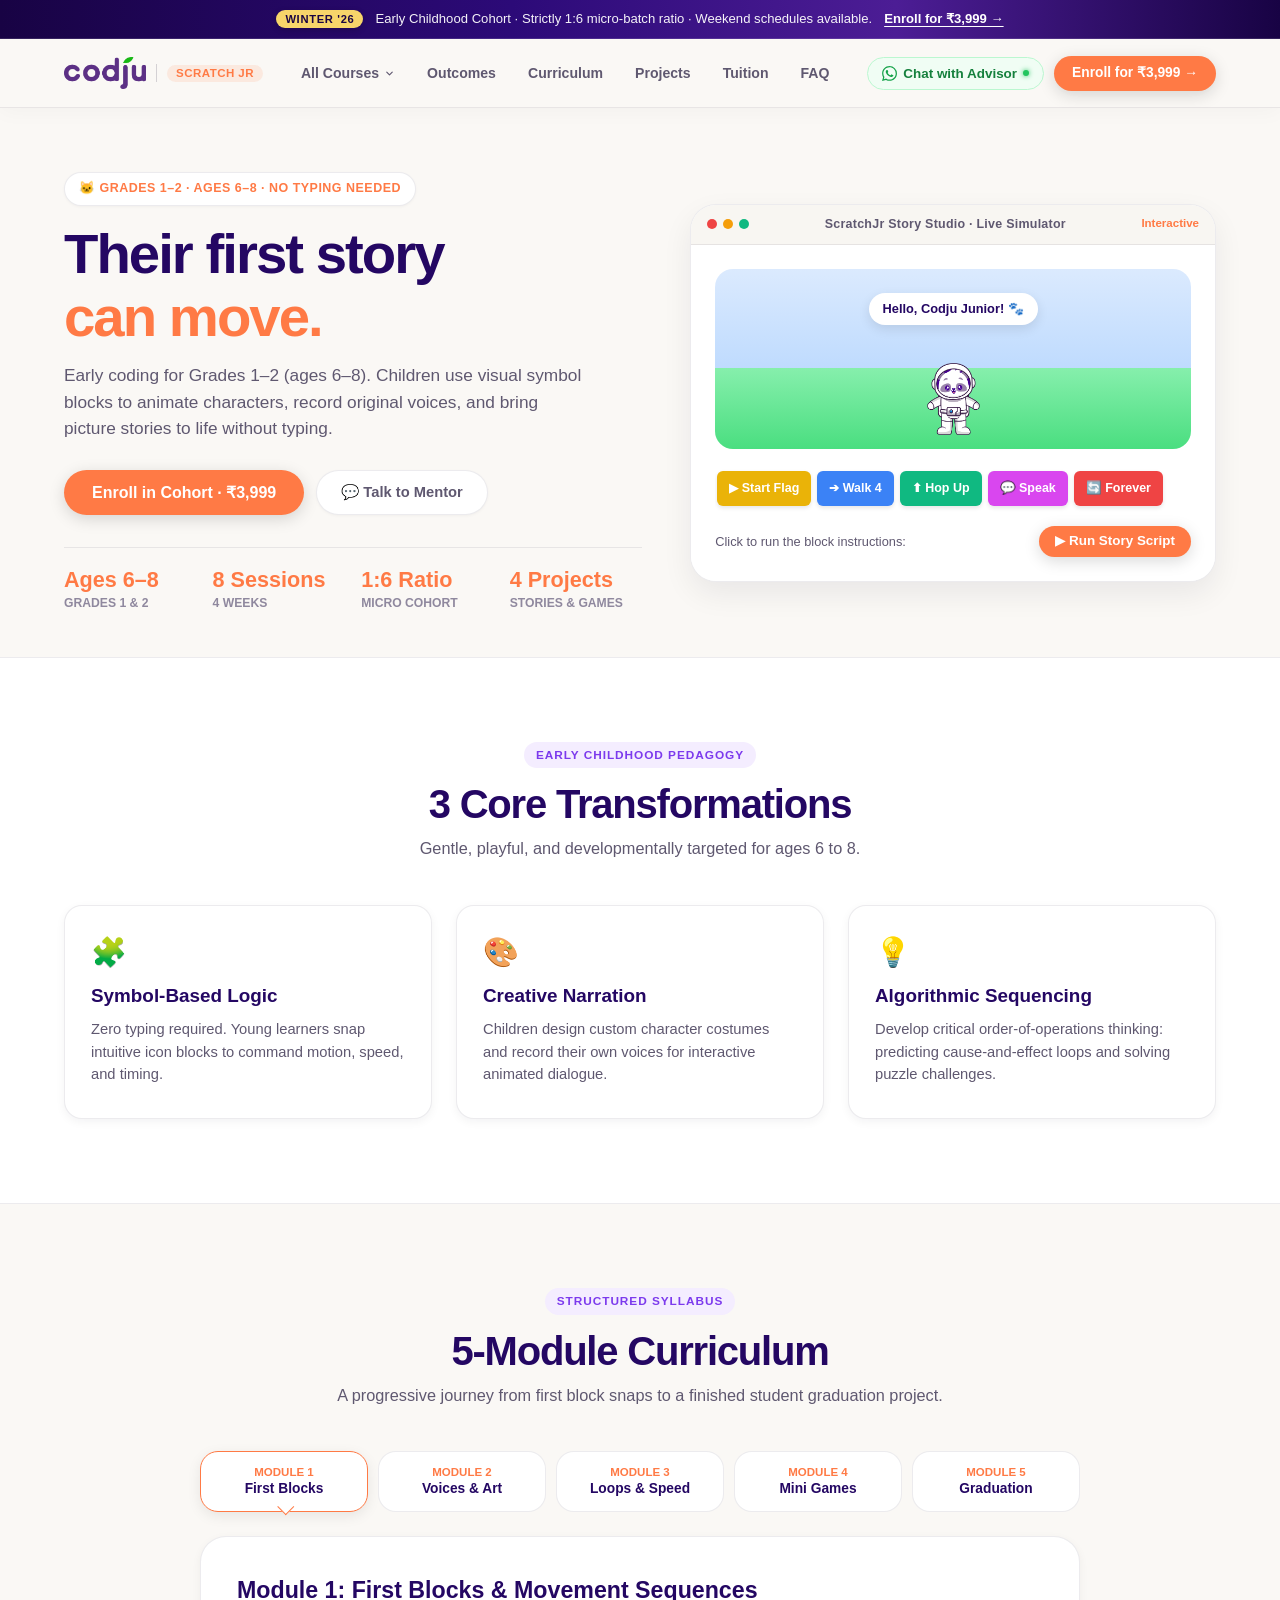
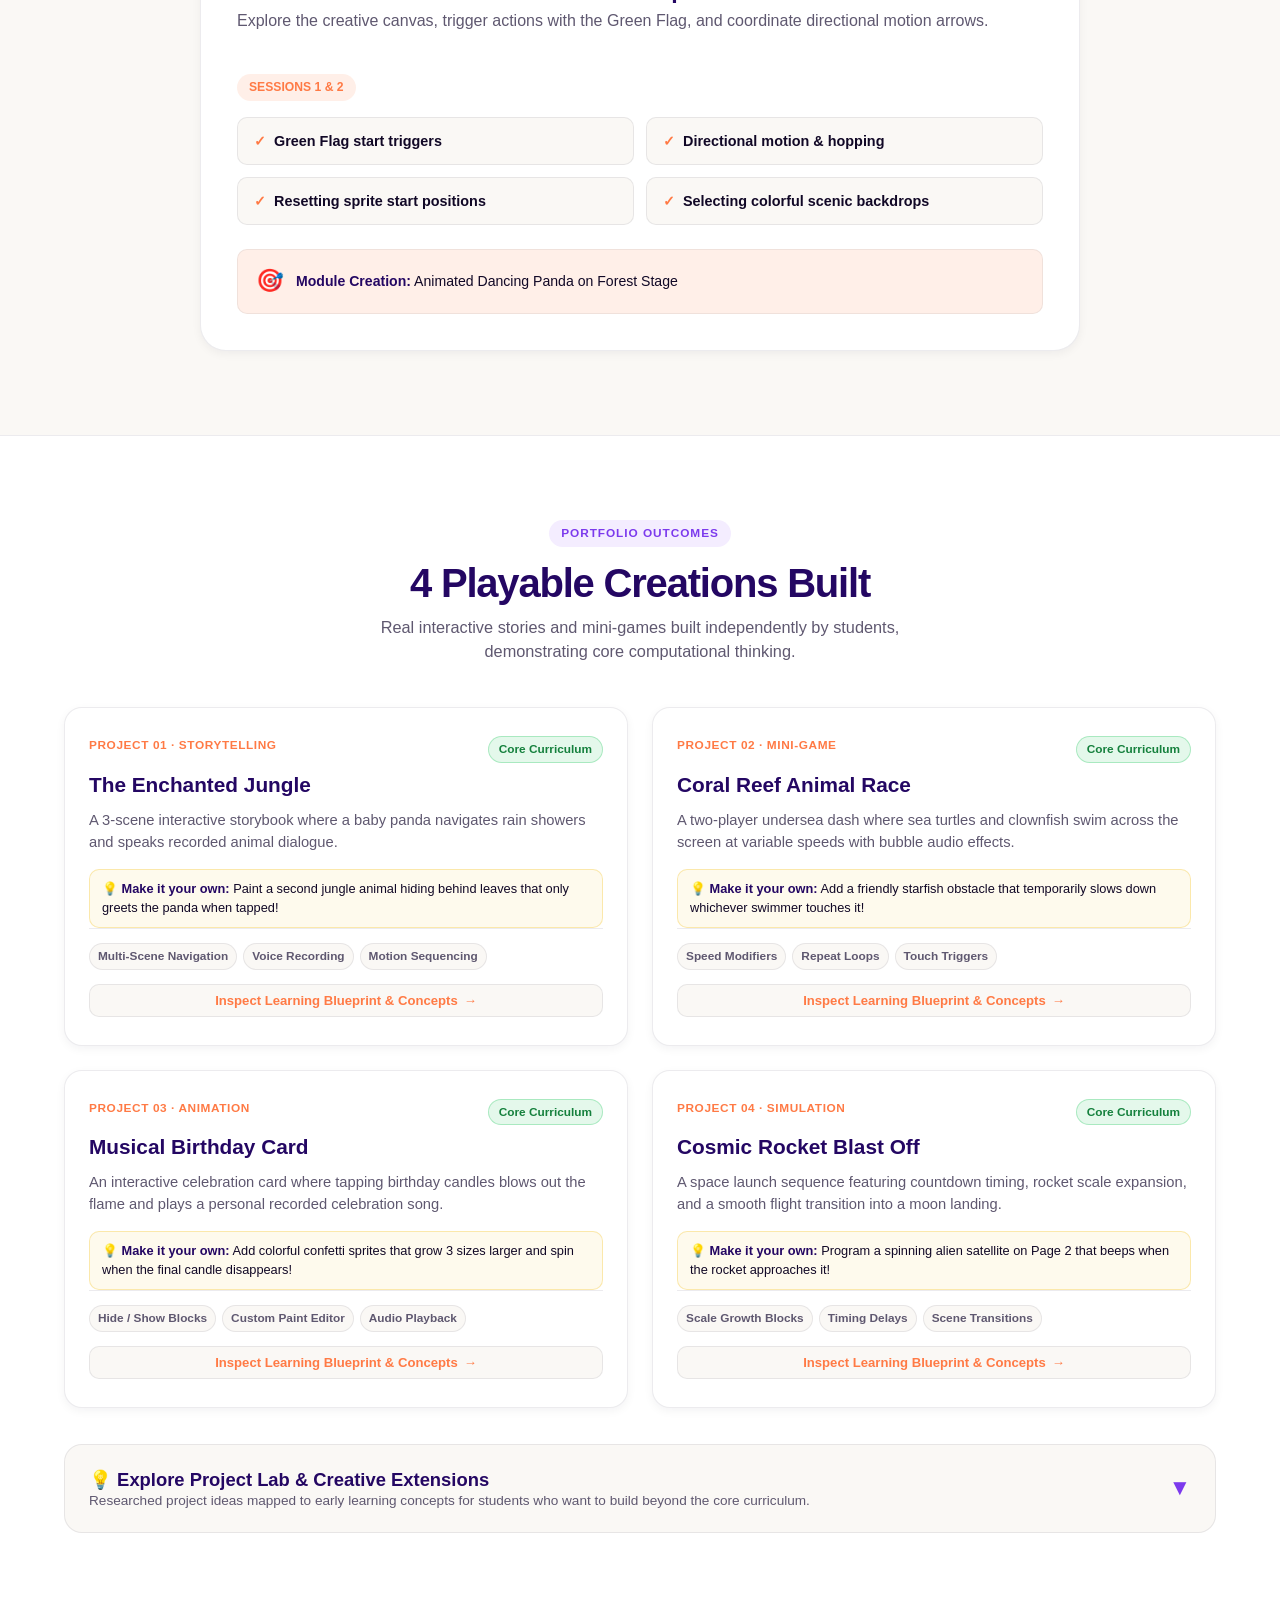
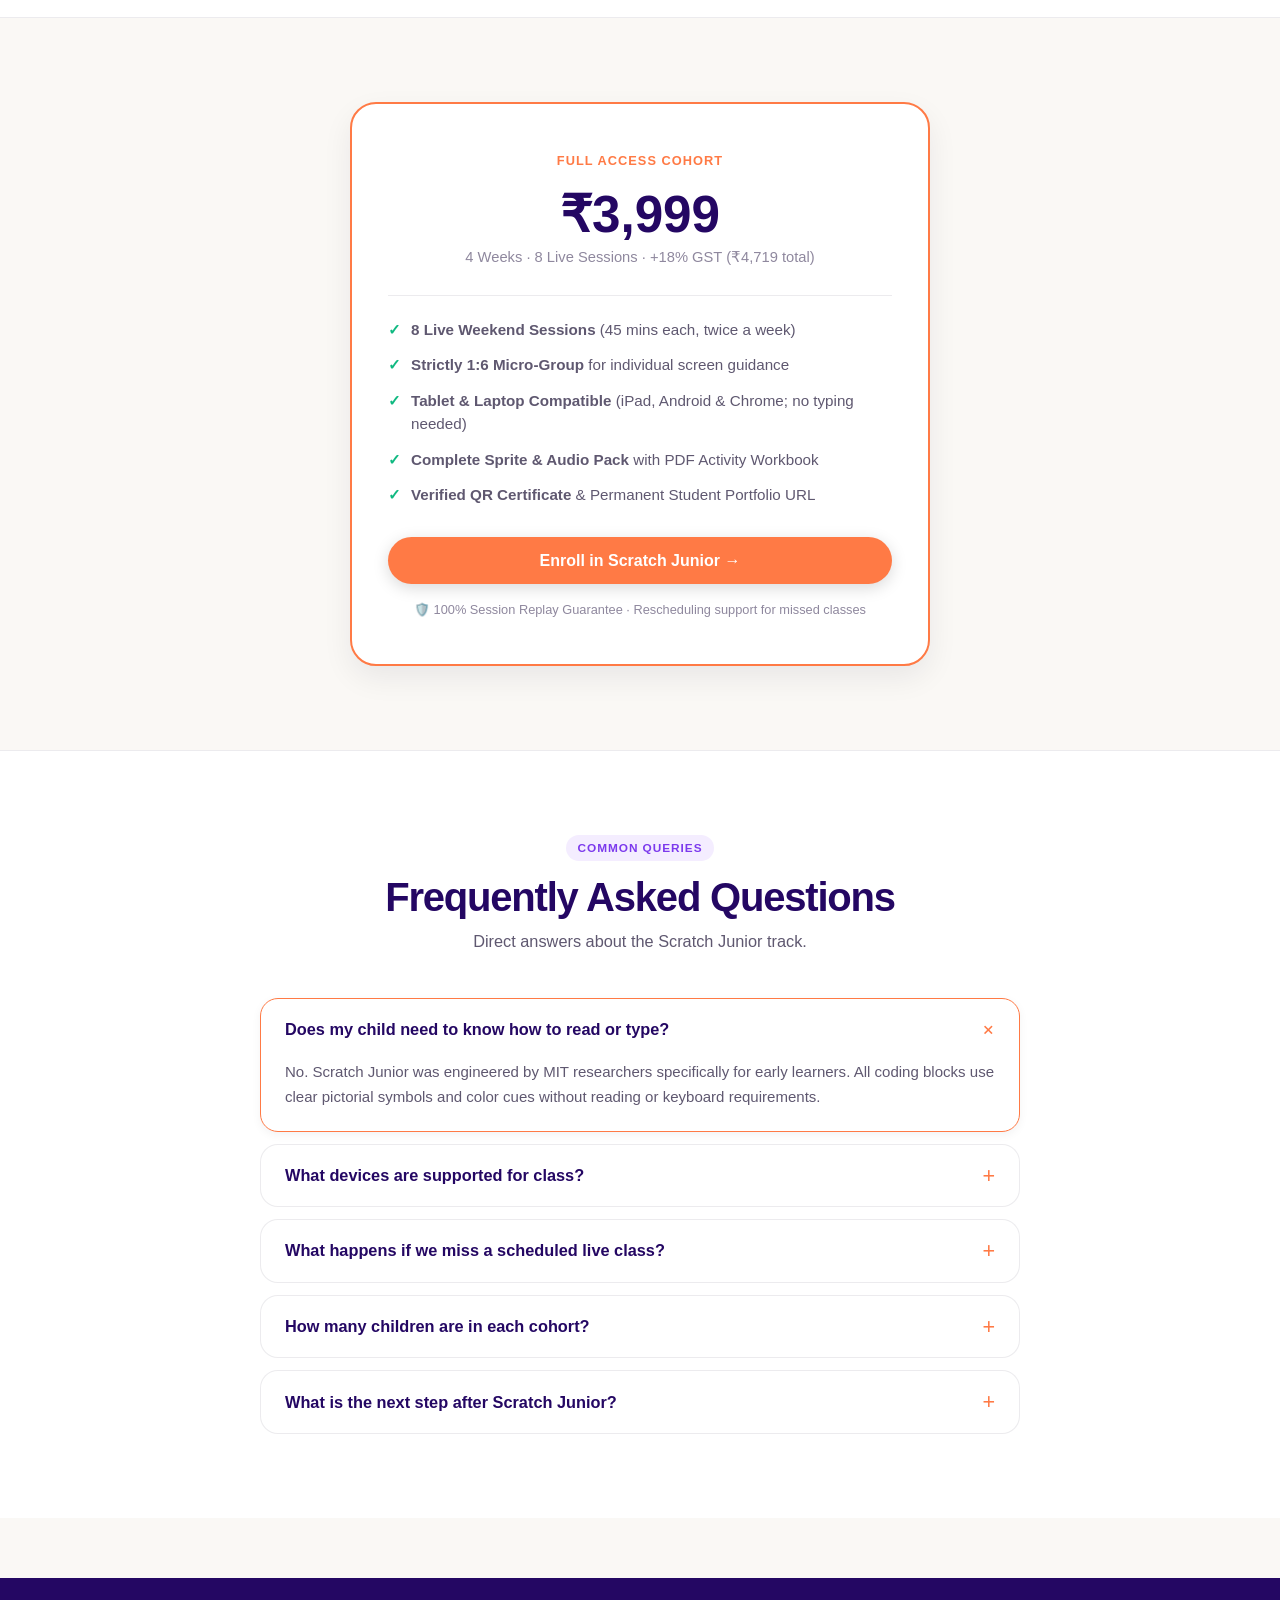
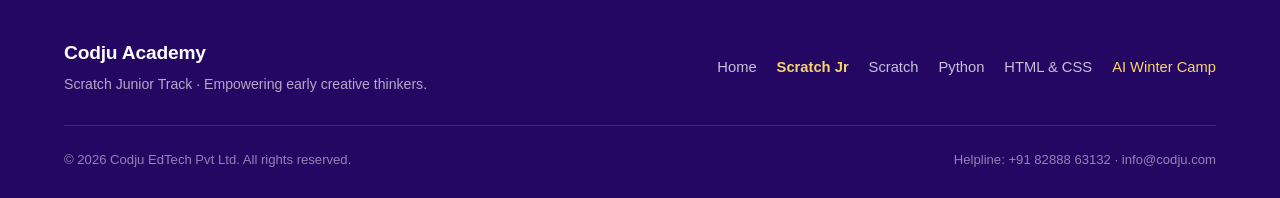
<file: Scratch Junior.dc.html>
<!DOCTYPE html>
<html lang="en">
<head>
  <meta charset="UTF-8" />
  <meta name="viewport" content="width=device-width, initial-scale=1.0" />
  <title>ScratchJr Classes for Kids (Grades 1–2) | Codju Academy</title>
  <meta name="description" content="Live online ScratchJr coding classes for kids in Grades 1–2 (ages 6–8). Small 1:6 micro-groups where early learners animate stories, characters &amp; picture games without typing." />
  <meta name="keywords" content="ScratchJr classes for kids, coding for grade 1, coding for grade 2, visual coding for early learners, Scratch Junior course, Codju Academy" />
  <link rel="canonical" href="https://codju.com/scratch-junior.html" />

  <!-- Open Graph -->
  <meta property="og:type" content="website" />
  <meta property="og:url" content="https://codju.com/scratch-junior.html" />
  <meta property="og:title" content="ScratchJr Classes for Kids (Grades 1–2) | Codju Academy" />
  <meta property="og:description" content="Their first story can move. Early coding for Grades 1–2 (ages 6–8). Children use visual blocks to animate characters without typing." />
  <meta property="og:image" content="assets/logo.png" />
  <meta property="og:site_name" content="Codju Academy" />

  <!-- Twitter Card -->
  <meta name="twitter:card" content="summary_large_image" />
  <meta name="twitter:title" content="ScratchJr Classes for Kids (Grades 1–2) | Codju Academy" />
  <meta name="twitter:description" content="Their first story can move. Early coding for Grades 1–2. Build 4 animated stories in live 1:6 micro-groups." />
  <meta name="twitter:image" content="assets/logo.png" />

  <link rel="icon" type="image/png" href="assets/logo.png" />
  <link rel="stylesheet" href="index.css" />
  <style>
    :root {
      --accent: var(--c-scratchjr);
      --accent-soft: var(--c-scratchjr-soft);
    }
  </style>

  <!-- Structured Data: Course & BreadcrumbList -->
  <script type="application/ld+json">
  {
    "@context": "https://schema.org",
    "@graph": [
      {
        "@type": "Course",
        "name": "Scratch Junior Coding for Early Learners",
        "description": "Early visual coding for children in Grades 1–2 (ages 6–8). Children snap visual blocks to animate characters, record voices, and build sequencing logic without keyboard typing.",
        "provider": {
          "@type": "EducationalOrganization",
          "name": "Codju Academy",
          "url": "https://codju.com/"
        },
        "educationalLevel": "Grades 1–2 (Ages 6–8)",
        "timeToComplete": "P4W",
        "offers": {
          "@type": "Offer",
          "category": "Tuition",
          "price": "3999",
          "priceCurrency": "INR",
          "url": "https://codju.com/scratch-junior.html",
          "availability": "https://schema.org/InStock"
        }
      },
      {
        "@type": "BreadcrumbList",
        "itemListElement": [
          {
            "@type": "ListItem",
            "position": 1,
            "name": "Home",
            "item": "https://codju.com/"
          },
          {
            "@type": "ListItem",
            "position": 2,
            "name": "Scratch Junior",
            "item": "https://codju.com/scratch-junior.html"
          }
        ]
      }
    ]
  }
  </script>
</head>
<body>

  <!-- ========== TOP ANNOUNCEMENT BAR ========== -->
  <div class="top-bar">
    <div class="container top-bar__inner">
      <span class="top-bar__tag">Winter '26</span>
      <span class="top-bar__text">Early Childhood Cohort · Strictly 1:6 micro-batch ratio · Weekend schedules available.</span>
      <a href="#pricing" class="top-bar__link">Enroll for ₹3,999 &rarr;</a>
    </div>
  </div>

  <!-- ========== MAIN HEADER NAVIGATION ========== -->
  <header class="nav" id="main-nav">
    <div class="container nav__inner">
      
      <a href="index.html" class="nav__brand">
        <img src="assets/logo.png" alt="Codju Academy Logo" class="nav__brand-logo" width="124" height="34" />
        <span class="nav__brand-divider"></span>
        <span class="nav__brand-course-badge" style="background: var(--accent-soft); color: var(--accent);">Scratch Jr</span>
      </a>

      <!-- Desktop Nav Links -->
      <nav class="nav__menu-wrap" aria-label="Course Navigation">
        <ul class="nav__menu">
          
          <li class="nav__item nav__item--has-dropdown">
            <button type="button" class="nav__link-btn" aria-expanded="false" aria-haspopup="true">
              <span>All Courses</span>
              <svg class="nav__caret" width="11" height="11" viewBox="0 0 24 24" fill="none" stroke="currentColor" stroke-width="2.5" stroke-linecap="round" stroke-linejoin="round"><polyline points="6 9 12 15 18 9"></polyline></svg>
            </button>
            
            <div class="nav__dropdown">
              <div class="dropdown__header">
                <span class="dropdown__header-title">Browse By Child's Grade</span>
                <a href="index.html#courses" class="dropdown__header-link">View All Tracks &rarr;</a>
              </div>
              <div class="dropdown__grid">
                
                <a href="Scratch Junior.dc.html" class="dropdown__card active">
                  <span class="dropdown__card-icon">🐱</span>
                  <div class="dropdown__card-info">
                    <span class="dropdown__card-grade">Grades 1–2 · Ages 6–8</span>
                    <span class="dropdown__card-title">Scratch Junior</span>
                    <span class="dropdown__card-desc">No typing · Visual logic &amp; story animation</span>
                  </div>
                </a>

                <a href="Scratch.dc.html" class="dropdown__card">
                  <span class="dropdown__card-icon">🕹️</span>
                  <div class="dropdown__card-info">
                    <span class="dropdown__card-grade">Grades 3–5 · Ages 8–11</span>
                    <span class="dropdown__card-title">MIT Scratch</span>
                    <span class="dropdown__card-desc">Build 4 playable arcade games &amp; physics</span>
                  </div>
                </a>

                <a href="Python.dc.html" class="dropdown__card">
                  <span class="dropdown__card-icon">🐍</span>
                  <div class="dropdown__card-info">
                    <span class="dropdown__card-grade">Grades 6–10 · Ages 11–16</span>
                    <span class="dropdown__card-title">Python Programming</span>
                    <span class="dropdown__card-desc">Real code syntax, algorithms &amp; automation</span>
                  </div>
                </a>

                <a href="HTML and CSS.dc.html" class="dropdown__card">
                  <span class="dropdown__card-icon">🌐</span>
                  <div class="dropdown__card-info">
                    <span class="dropdown__card-grade">Grades 6–10 · Ages 11–16</span>
                    <span class="dropdown__card-title">HTML &amp; CSS</span>
                    <span class="dropdown__card-desc">Design &amp; publish live responsive websites</span>
                  </div>
                </a>

              </div>

              <a href="Codju AI Winter Camp.dc.html" class="dropdown__flagship">
                <div>
                  <div style="display: flex; align-items: center; gap: 8px;">
                    <span class="dropdown__flagship-title">⭐ Codju AI Winter Camp</span>
                    <span class="dropdown__flagship-pill">Flagship</span>
                  </div>
                  <div class="dropdown__flagship-sub">Grades 5–12 · Master 17+ GenAI tools with 20 portfolio projects</div>
                </div>
                <span style="font-size: 1.1rem; color: var(--gold);">&rarr;</span>
              </a>
            </div>
          </li>

          <li class="nav__item"><a href="#benefits" class="nav__link-btn">Outcomes</a></li>
          <li class="nav__item"><a href="#curriculum" class="nav__link-btn">Curriculum</a></li>
          <li class="nav__item"><a href="#projects" class="nav__link-btn">Projects</a></li>
          <li class="nav__item"><a href="#pricing" class="nav__link-btn">Tuition</a></li>
          <li class="nav__item"><a href="#faq" class="nav__link-btn">FAQ</a></li>

        </ul>
      </nav>

      <!-- Right CTAs -->
      <div class="nav__actions">
        <a href="https://wa.me/918288863132?text=Hello%20Codju%2C%20inquiry%20about%20Scratch%20Junior%20(Grades%201-2)" 
           target="_blank" rel="noopener" class="btn-whatsapp" title="Chat with Advisor on WhatsApp">
          <svg viewBox="0 0 24 24" width="15" height="15" fill="currentColor">
            <path d="M17.472 14.382c-.297-.149-1.758-.867-2.03-.967-.273-.099-.471-.148-.67.15-.197.297-.767.966-.94 1.164-.173.199-.347.223-.644.075-.297-.15-1.255-.463-2.39-1.475-.883-.788-1.48-1.761-1.653-2.059-.173-.297-.018-.458.13-.606.134-.133.298-.347.446-.52.149-.174.198-.298.298-.497.099-.198.05-.371-.025-.52-.075-.149-.669-1.612-.916-2.207-.242-.579-.487-.5-.669-.51-.173-.008-.371-.01-.57-.01-.198 0-.52.074-.792.372-.272.297-1.04 1.016-1.04 2.479 0 1.462 1.065 2.875 1.213 3.074.149.198 2.096 3.2 5.077 4.487.709.306 1.262.489 1.694.625.712.227 1.36.195 1.871.118.571-.085 1.758-.719 2.006-1.413.248-.694.248-1.289.173-1.413-.074-.124-.272-.198-.57-.347m-5.421 7.403h-.004a9.87 9.87 0 01-5.031-1.378l-.361-.214-3.741.982.998-3.648-.235-.374a9.86 9.86 0 01-1.51-5.26c.001-5.45 4.436-9.884 9.888-9.884 2.64 0 5.122 1.03 6.988 2.898a9.825 9.825 0 012.893 6.994c-.003 5.45-4.437 9.884-9.885 9.884m8.413-18.297A11.815 11.815 0 0012.05 0C5.495 0 .16 5.335.157 11.892c0 2.096.547 4.142 1.588 5.945L.057 24l6.305-1.654a11.882 11.882 0 005.683 1.448h.005c6.554 0 11.89-5.335 11.893-11.893a11.82 11.82 0 00-3.48-8.413z"/>
          </svg>
          <span class="wa-label-desktop">Chat with Advisor</span>
          <span class="wa-label-compact">WhatsApp</span>
          <span class="whatsapp-pulse"></span>
        </a>

        <a href="#pricing" class="btn btn--accent" style="padding: 9px 18px; font-size: 0.86rem;">
          Enroll for ₹3,999 &rarr;
        </a>

        <button type="button" class="nav__mobile-toggle" id="mobile-toggle" aria-label="Open Navigation Menu">
          <svg width="22" height="22" viewBox="0 0 24 24" fill="none" stroke="currentColor" stroke-width="2.2" stroke-linecap="round" stroke-linejoin="round">
            <line x1="3" y1="12" x2="21" y2="12"></line>
            <line x1="3" y1="6" x2="21" y2="6"></line>
            <line x1="3" y1="18" x2="21" y2="18"></line>
          </svg>
        </button>
      </div>

    </div>
  </header>

  <!-- Mobile Drawer Menu -->
  <div class="mobile-drawer" id="mobile-drawer">
    <div class="mobile-drawer__backdrop" id="drawer-backdrop"></div>
    <div class="mobile-drawer__panel">
      <div class="mobile-drawer__head">
        <a href="index.html" class="nav__brand">
          <img src="assets/logo.png" alt="Codju Academy" class="nav__brand-logo" width="110" height="30" />
          <span class="nav__brand-divider"></span>
          <span class="nav__brand-badge">Academy</span>
        </a>
        <button type="button" class="mobile-drawer__close" id="drawer-close" aria-label="Close Navigation Menu">&times;</button>
      </div>

      <div class="mobile-drawer__content">
        <div class="mobile-group-title">LEARNING TRACKS</div>
        <ul class="mobile-links">
          <li>
            <a href="Scratch Junior.dc.html" class="mobile-link active">
              <span class="mobile-icon">🐱</span>
              <div>
                <div class="mobile-link-main">Scratch Junior <span class="mobile-badge">Grades 1–2</span></div>
                <div class="mobile-link-sub">Ages 6–8 · Visual drag &amp; drop stories</div>
              </div>
            </a>
          </li>
          <li>
            <a href="Scratch.dc.html" class="mobile-link">
              <span class="mobile-icon">🕹️</span>
              <div>
                <div class="mobile-link-main">MIT Scratch <span class="mobile-badge">Grades 3–5</span></div>
                <div class="mobile-link-sub">Ages 8–11 · 4 Playable arcade games</div>
              </div>
            </a>
          </li>
          <li>
            <a href="Python.dc.html" class="mobile-link">
              <span class="mobile-icon">🐍</span>
              <div>
                <div class="mobile-link-main">Python Programming <span class="mobile-badge">Grades 6–10</span></div>
                <div class="mobile-link-sub">Ages 11–16 · Real code syntax &amp; apps</div>
              </div>
            </a>
          </li>
          <li>
            <a href="HTML and CSS.dc.html" class="mobile-link">
              <span class="mobile-icon">🌐</span>
              <div>
                <div class="mobile-link-main">HTML &amp; CSS Web Dev <span class="mobile-badge">Grades 6–10</span></div>
                <div class="mobile-link-sub">Ages 11–16 · Build live websites</div>
              </div>
            </a>
          </li>
          <li>
            <a href="Codju AI Winter Camp.dc.html" class="mobile-link mobile-link--ai">
              <span class="mobile-icon">⭐</span>
              <div>
                <div class="mobile-link-main">Codju AI Winter Camp <span class="mobile-badge-gold">Flagship</span></div>
                <div class="mobile-link-sub">Grades 5–12 · 17+ GenAI tools intensive</div>
              </div>
            </a>
          </li>
        </ul>

        <div class="mobile-group-title" style="margin-top: 24px;">ON THIS PAGE</div>
        <ul class="mobile-simple-links">
          <li><a href="#simulator" class="drawer-nav-item">Interactive Simulator</a></li>
          <li><a href="#benefits" class="drawer-nav-item">Core Outcomes</a></li>
          <li><a href="#curriculum" class="drawer-nav-item">5-Module Curriculum</a></li>
          <li><a href="#projects" class="drawer-nav-item">Student Projects</a></li>
          <li><a href="#pricing" class="drawer-nav-item">Tuition &amp; Schedule</a></li>
          <li><a href="#faq" class="drawer-nav-item">Parent FAQs</a></li>
        </ul>

        <div class="mobile-actions">
          <a href="#pricing" class="btn btn--accent drawer-nav-item" style="width: 100%; justify-content: center;">
            Enroll for ₹3,999 &rarr;
          </a>
        </div>
      </div>
    </div>
  </div>

  <!-- ========== COURSE HERO WITH INTERACTIVE VISUALIZER ========== -->
  <section class="course-hero" id="simulator">
    <div class="container">
      <div class="course-hero-grid">
        
        <!-- Hero Details -->
        <div>
          <div class="course-badge">🐱 GRADES 1–2 · AGES 6–8 · NO TYPING NEEDED</div>
          <h1 class="course-hero-title">Their first story <br/><span>can move.</span></h1>
          <p class="course-hero-sub">
            Early coding for Grades 1–2 (ages 6–8). Children use visual symbol blocks to animate characters, record original voices, and bring picture stories to life without typing.
          </p>

          <div class="course-hero-actions">
            <a href="#pricing" class="btn btn--accent" style="padding: 13px 28px; font-size: 1rem;">
              Enroll in Cohort · ₹3,999
            </a>
            <a href="https://wa.me/918288863132?text=Hello%20Codju%2C%20Scratch%20Junior%20inquiry" target="_blank" rel="noopener" class="btn btn--ghost">
              💬 Talk to Mentor
            </a>
          </div>

          <div class="course-stats-strip">
            <div>
              <div class="c-stat-val">Ages 6–8</div>
              <div class="c-stat-lbl">Grades 1 &amp; 2</div>
            </div>
            <div>
              <div class="c-stat-val">8 Sessions</div>
              <div class="c-stat-lbl">4 Weeks</div>
            </div>
            <div>
              <div class="c-stat-val">1:6 Ratio</div>
              <div class="c-stat-lbl">Micro Cohort</div>
            </div>
            <div>
              <div class="c-stat-val">4 Projects</div>
              <div class="c-stat-lbl">Stories &amp; Games</div>
            </div>
          </div>
        </div>

        <!-- Interactive Visualizer: Scratch Jr Story Stage Simulator -->
        <div class="visualizer-frame">
          <div class="visualizer-header">
            <div class="visualizer-dots">
              <span class="visualizer-dot visualizer-dot--red"></span>
              <span class="visualizer-dot visualizer-dot--yellow"></span>
              <span class="visualizer-dot visualizer-dot--green"></span>
            </div>
            <div class="visualizer-title">ScratchJr Story Studio · Live Simulator</div>
            <span style="font-size: 0.72rem; font-weight: 700; color: var(--accent);">Interactive</span>
          </div>

          <div class="visualizer-body">
            <!-- Story Stage -->
            <div class="sjr-stage" id="sjr-stage">
              <div class="sjr-bubble" id="sjr-bubble">Hello, Codju Junior! 🐾</div>
              <img src="assets/Panda.png" alt="Panda character sprite on ScratchJr stage" class="sjr-sprite" id="sjr-sprite" width="80" height="90" />
            </div>

            <!-- Interlocking Visual Blocks Sequence -->
            <div class="sjr-blocks-seq" id="sjr-blocks">
              <div class="sjr-block sjr-block--yellow" id="b1">▶ Start Flag</div>
              <div class="sjr-block sjr-block--blue" id="b2">➔ Walk 4</div>
              <div class="sjr-block sjr-block--green" id="b3">⬆ Hop Up</div>
              <div class="sjr-block sjr-block--magenta" id="b4">💬 Speak</div>
              <div class="sjr-block sjr-block--red" id="b5">🔄 Forever</div>
            </div>

            <div style="display: flex; justify-content: space-between; align-items: center; margin-top: 14px;">
              <span style="font-size: 0.8rem; color: var(--text-muted);">Click to run the block instructions:</span>
              <button type="button" class="btn btn--accent" id="sjr-run-btn" style="padding: 7px 16px; font-size: 0.84rem;">
                ▶ Run Story Script
              </button>
            </div>
          </div>
        </div>

      </div>
    </div>
  </section>

  <!-- ========== 3 CORE TRANSFORMATIONS ========== -->
  <section class="section" id="benefits" style="background: #ffffff; border-top: 1px solid var(--border); border-bottom: 1px solid var(--border);">
    <div class="container">
      <div class="section-head">
        <span class="section-tag">EARLY CHILDHOOD PEDAGOGY</span>
        <h2 class="section-title">3 Core Transformations</h2>
        <p class="section-sub">Gentle, playful, and developmentally targeted for ages 6 to 8.</p>
      </div>

      <div class="benefits-grid">
        <div class="b-card">
          <div class="b-icon">🧩</div>
          <h3 class="b-title">Symbol-Based Logic</h3>
          <p class="b-desc">Zero typing required. Young learners snap intuitive icon blocks to command motion, speed, and timing.</p>
        </div>

        <div class="b-card">
          <div class="b-icon">🎨</div>
          <h3 class="b-title">Creative Narration</h3>
          <p class="b-desc">Children design custom character costumes and record their own voices for interactive animated dialogue.</p>
        </div>

        <div class="b-card">
          <div class="b-icon">💡</div>
          <h3 class="b-title">Algorithmic Sequencing</h3>
          <p class="b-desc">Develop critical order-of-operations thinking: predicting cause-and-effect loops and solving puzzle challenges.</p>
        </div>
      </div>
    </div>
  </section>

  <!-- ========== 5-MODULE INTERACTIVE CURRICULUM ========== -->
  <section class="section" id="curriculum">
    <div class="container">
      <div class="section-head">
        <span class="section-tag">STRUCTURED SYLLABUS</span>
        <h2 class="section-title">5-Module Curriculum</h2>
        <p class="section-sub">A progressive journey from first block snaps to a finished student graduation project.</p>
      </div>

      <div class="curriculum-stepper">
        <!-- Module Selector Stepper -->
        <div class="stepper-nav" role="tablist">
          <button type="button" class="step-btn active" data-step="m1" role="tab" aria-selected="true">
            <div class="step-num">Module 1</div>
            <div class="step-label">First Blocks</div>
          </button>
          <button type="button" class="step-btn" data-step="m2" role="tab" aria-selected="false">
            <div class="step-num">Module 2</div>
            <div class="step-label">Voices &amp; Art</div>
          </button>
          <button type="button" class="step-btn" data-step="m3" role="tab" aria-selected="false">
            <div class="step-num">Module 3</div>
            <div class="step-label">Loops &amp; Speed</div>
          </button>
          <button type="button" class="step-btn" data-step="m4" role="tab" aria-selected="false">
            <div class="step-num">Module 4</div>
            <div class="step-label">Mini Games</div>
          </button>
          <button type="button" class="step-btn" data-step="m5" role="tab" aria-selected="false">
            <div class="step-num">Module 5</div>
            <div class="step-label">Graduation</div>
          </button>
        </div>

        <!-- Curriculum Content Container -->
        <div class="curriculum-panel">
          
          <!-- Module 1 -->
          <div class="curr-pane active" id="m1">
            <div class="curr-head">
              <div>
                <h3 class="curr-title">Module 1: First Blocks &amp; Movement Sequences</h3>
                <p class="curr-desc">Explore the creative canvas, trigger actions with the Green Flag, and coordinate directional motion arrows.</p>
              </div>
              <span class="curr-badge">Sessions 1 &amp; 2</span>
            </div>
            <div class="curr-grid">
              <div class="curr-item"><span>✓</span> Green Flag start triggers</div>
              <div class="curr-item"><span>✓</span> Directional motion &amp; hopping</div>
              <div class="curr-item"><span>✓</span> Resetting sprite start positions</div>
              <div class="curr-item"><span>✓</span> Selecting colorful scenic backdrops</div>
            </div>
            <div class="curr-milestone">
              <span class="curr-milestone-icon">🎯</span>
              <div class="curr-milestone-text"><strong>Module Creation:</strong> Animated Dancing Panda on Forest Stage</div>
            </div>
          </div>

          <!-- Module 2 -->
          <div class="curr-pane" id="m2">
            <div class="curr-head">
              <div>
                <h3 class="curr-title">Module 2: Custom Characters &amp; Voice Recording</h3>
                <p class="curr-desc">Paint custom character costumes, design multi-page backdrops, and record personal voices for dialogue.</p>
              </div>
              <span class="curr-badge">Sessions 3 &amp; 4</span>
            </div>
            <div class="curr-grid">
              <div class="curr-item"><span>✓</span> In-app paint editor &amp; coloring</div>
              <div class="curr-item"><span>✓</span> Microphone voice recording</div>
              <div class="curr-item"><span>✓</span> Tap-to-speak audio triggers</div>
              <div class="curr-item"><span>✓</span> Multi-character interactive dialogue</div>
            </div>
            <div class="curr-milestone">
              <span class="curr-milestone-icon">🎯</span>
              <div class="curr-milestone-text"><strong>Module Creation:</strong> Talking Zoo Safari Soundboard</div>
            </div>
          </div>

          <!-- Module 3 -->
          <div class="curr-pane" id="m3">
            <div class="curr-head">
              <div>
                <h3 class="curr-title">Module 3: Loops, Speed &amp; Scene Transitions</h3>
                <p class="curr-desc">Master repeat loops, adjust speed modifiers from snail pace to rocket sprint, and transition between scenes.</p>
              </div>
              <span class="curr-badge">Sessions 5 &amp; 6</span>
            </div>
            <div class="curr-grid">
              <div class="curr-item"><span>✓</span> Repeat loops &amp; forever blocks</div>
              <div class="curr-item"><span>✓</span> Variable speed modifiers</div>
              <div class="curr-item"><span>✓</span> Grow, shrink &amp; hide effects</div>
              <div class="curr-item"><span>✓</span> Multi-page storybook transitions</div>
            </div>
            <div class="curr-milestone">
              <span class="curr-milestone-icon">🎯</span>
              <div class="curr-milestone-text"><strong>Module Creation:</strong> Lunar Space Blast-Off Storybook</div>
            </div>
          </div>

          <!-- Module 4 -->
          <div class="curr-pane" id="m4">
            <div class="curr-head">
              <div>
                <h3 class="curr-title">Module 4: Collisions &amp; Interactive Mini Games</h3>
                <p class="curr-desc">Trigger actions when sprites bump together, send secret color-coded messages, and build playable tap mini-games.</p>
              </div>
              <span class="curr-badge">Session 7</span>
            </div>
            <div class="curr-grid">
              <div class="curr-item"><span>✓</span> Start-on-Bump collision sensing</div>
              <div class="curr-item"><span>✓</span> Color-envelope message broadcasting</div>
              <div class="curr-item"><span>✓</span> Tap-dash reaction mechanisms</div>
              <div class="curr-item"><span>✓</span> Two-player friendly competition</div>
            </div>
            <div class="curr-milestone">
              <span class="curr-milestone-icon">🎯</span>
              <div class="curr-milestone-text"><strong>Module Creation:</strong> Coral Reef Animal Dash Race</div>
            </div>
          </div>

          <!-- Module 5 -->
          <div class="curr-pane" id="m5">
            <div class="curr-head">
              <div>
                <h3 class="curr-title">Module 5: Showcase, Portfolio &amp; Certification</h3>
                <p class="curr-desc">Debug and polish student creations, present live during Demo Day, and graduate with a verified QR certificate.</p>
              </div>
              <span class="curr-badge">Session 8</span>
            </div>
            <div class="curr-grid">
              <div class="curr-item"><span>✓</span> Bug fixing &amp; visual polish</div>
              <div class="curr-item"><span>✓</span> Live demo presentation to parents</div>
              <div class="curr-item"><span>✓</span> Permanent student portfolio link</div>
              <div class="curr-item"><span>✓</span> Verified Codju digital certificate</div>
            </div>
            <div class="curr-milestone">
              <span class="curr-milestone-icon">🎯</span>
              <div class="curr-milestone-text"><strong>Module Creation:</strong> Verified Portfolio Showcase URL</div>
            </div>
          </div>

        </div>
      </div>
    </div>
  </section>

  <!-- ========== 4 STUDENT PROJECTS SHOWCASE ========== -->
  <section class="section" id="projects" style="background: #ffffff; border-top: 1px solid var(--border); border-bottom: 1px solid var(--border);">
    <div class="container">
      <div class="section-head">
        <span class="section-tag">PORTFOLIO OUTCOMES</span>
        <h2 class="section-title">4 Playable Creations Built</h2>
        <p class="section-sub">Real interactive stories and mini-games built independently by students, demonstrating core computational thinking.</p>
      </div>

      <div class="projs-grid">
        <!-- Project 1 -->
        <div class="p-card-showcase">
          <div>
            <div style="display: flex; justify-content: space-between; align-items: center; margin-bottom: 6px;">
              <span class="p-tag">Project 01 · Storytelling</span>
              <span class="badge-status badge-status--core">Core Curriculum</span>
            </div>
            <h3 class="p-title">The Enchanted Jungle</h3>
            <p class="p-desc">A 3-scene interactive storybook where a baby panda navigates rain showers and speaks recorded animal dialogue.</p>
            <div class="p-challenge-callout">
              <strong>💡 Make it your own:</strong> Paint a second jungle animal hiding behind leaves that only greets the panda when tapped!
            </div>
          </div>
          <div>
            <div class="p-skills">
              <span class="p-skill-pill">Multi-Scene Navigation</span>
              <span class="p-skill-pill">Voice Recording</span>
              <span class="p-skill-pill">Motion Sequencing</span>
            </div>
            <button type="button" class="p-blueprint-btn" onclick="window.openCodjuProjectModal('sjr-jungle')">
              <span>Inspect Learning Blueprint &amp; Concepts</span> &rarr;
            </button>
          </div>
        </div>

        <!-- Project 2 -->
        <div class="p-card-showcase">
          <div>
            <div style="display: flex; justify-content: space-between; align-items: center; margin-bottom: 6px;">
              <span class="p-tag">Project 02 · Mini-Game</span>
              <span class="badge-status badge-status--core">Core Curriculum</span>
            </div>
            <h3 class="p-title">Coral Reef Animal Race</h3>
            <p class="p-desc">A two-player undersea dash where sea turtles and clownfish swim across the screen at variable speeds with bubble audio effects.</p>
            <div class="p-challenge-callout">
              <strong>💡 Make it your own:</strong> Add a friendly starfish obstacle that temporarily slows down whichever swimmer touches it!
            </div>
          </div>
          <div>
            <div class="p-skills">
              <span class="p-skill-pill">Speed Modifiers</span>
              <span class="p-skill-pill">Repeat Loops</span>
              <span class="p-skill-pill">Touch Triggers</span>
            </div>
            <button type="button" class="p-blueprint-btn" onclick="window.openCodjuProjectModal('sjr-reef')">
              <span>Inspect Learning Blueprint &amp; Concepts</span> &rarr;
            </button>
          </div>
        </div>

        <!-- Project 3 -->
        <div class="p-card-showcase">
          <div>
            <div style="display: flex; justify-content: space-between; align-items: center; margin-bottom: 6px;">
              <span class="p-tag">Project 03 · Animation</span>
              <span class="badge-status badge-status--core">Core Curriculum</span>
            </div>
            <h3 class="p-title">Musical Birthday Card</h3>
            <p class="p-desc">An interactive celebration card where tapping birthday candles blows out the flame and plays a personal recorded celebration song.</p>
            <div class="p-challenge-callout">
              <strong>💡 Make it your own:</strong> Add colorful confetti sprites that grow 3 sizes larger and spin when the final candle disappears!
            </div>
          </div>
          <div>
            <div class="p-skills">
              <span class="p-skill-pill">Hide / Show Blocks</span>
              <span class="p-skill-pill">Custom Paint Editor</span>
              <span class="p-skill-pill">Audio Playback</span>
            </div>
            <button type="button" class="p-blueprint-btn" onclick="window.openCodjuProjectModal('sjr-birthday')">
              <span>Inspect Learning Blueprint &amp; Concepts</span> &rarr;
            </button>
          </div>
        </div>

        <!-- Project 4 -->
        <div class="p-card-showcase">
          <div>
            <div style="display: flex; justify-content: space-between; align-items: center; margin-bottom: 6px;">
              <span class="p-tag">Project 04 · Simulation</span>
              <span class="badge-status badge-status--core">Core Curriculum</span>
            </div>
            <h3 class="p-title">Cosmic Rocket Blast Off</h3>
            <p class="p-desc">A space launch sequence featuring countdown timing, rocket scale expansion, and a smooth flight transition into a moon landing.</p>
            <div class="p-challenge-callout">
              <strong>💡 Make it your own:</strong> Program a spinning alien satellite on Page 2 that beeps when the rocket approaches it!
            </div>
          </div>
          <div>
            <div class="p-skills">
              <span class="p-skill-pill">Scale Growth Blocks</span>
              <span class="p-skill-pill">Timing Delays</span>
              <span class="p-skill-pill">Scene Transitions</span>
            </div>
            <button type="button" class="p-blueprint-btn" onclick="window.openCodjuProjectModal('sjr-rocket')">
              <span>Inspect Learning Blueprint &amp; Concepts</span> &rarr;
            </button>
          </div>
        </div>
      </div>

      <!-- Researched Project Lab & Creative Extensions -->
      <div class="project-lab-section">
        <button type="button" class="project-lab-toggle" id="sjr-lab-toggle" aria-expanded="false" onclick="toggleProjectLab('sjr-lab')">
          <div>
            <h3>💡 Explore Project Lab &amp; Creative Extensions</h3>
            <p>Researched project ideas mapped to early learning concepts for students who want to build beyond the core curriculum.</p>
          </div>
          <span class="project-lab-icon">▼</span>
        </button>

        <div class="project-lab-content" id="sjr-lab-content">
          <!-- Lab Project 1 -->
          <div class="lab-card">
            <div>
              <div class="lab-card__header">
                <span class="lab-card__title">Animated Farmyard Orchestra</span>
                <span class="badge-status badge-status--proposed">Proposed Extension</span>
              </div>
              <div class="lab-card__module">Module 2 Extension · Sound &amp; Multi-Character Tap</div>
              <p class="lab-card__desc">A musical interactive farm where tapping animals plays rhythmic beats and recorded animal sounds in harmony.</p>
            </div>
            <button type="button" class="p-blueprint-btn" onclick="window.openCodjuProjectModal('sjr-orchestra')">
              <span>Inspect Concept Blueprint</span> &rarr;
            </button>
          </div>

          <!-- Lab Project 2 -->
          <div class="lab-card">
            <div>
              <div class="lab-card__header">
                <span class="lab-card__title">Space Alien Tag Game</span>
                <span class="badge-status badge-status--proposed">Proposed Extension</span>
              </div>
              <div class="lab-card__module">Module 4 Extension · Collision Sensing &amp; Bumping</div>
              <p class="lab-card__desc">A lively cosmic tag game where an astronaut chases an alien that bounces continuously off screen boundaries.</p>
            </div>
            <button type="button" class="p-blueprint-btn" onclick="window.openCodjuProjectModal('sjr-alien-tag')">
              <span>Inspect Concept Blueprint</span> &rarr;
            </button>
          </div>
        </div>
      </div>

    </div>
  </section>

  <!-- ========== PRICING & ENROLMENT ========== -->
  <section class="section" id="pricing">
    <div class="container">
      <div class="price-box">
        <span class="price-tag">Full Access Cohort</span>
        <div class="price-num">₹3,999</div>
        <div class="price-sub">4 Weeks · 8 Live Sessions · +18% GST (₹4,719 total)</div>
        
        <ul class="price-features">
          <li>
            <span class="price-check">✓</span>
            <span><strong>8 Live Weekend Sessions</strong> (45 mins each, twice a week)</span>
          </li>
          <li>
            <span class="price-check">✓</span>
            <span><strong>Strictly 1:6 Micro-Group</strong> for individual screen guidance</span>
          </li>
          <li>
            <span class="price-check">✓</span>
            <span><strong>Tablet &amp; Laptop Compatible</strong> (iPad, Android &amp; Chrome; no typing needed)</span>
          </li>
          <li>
            <span class="price-check">✓</span>
            <span><strong>Complete Sprite &amp; Audio Pack</strong> with PDF Activity Workbook</span>
          </li>
          <li>
            <span class="price-check">✓</span>
            <span><strong>Verified QR Certificate</strong> &amp; Permanent Student Portfolio URL</span>
          </li>
        </ul>

        <a href="https://wa.me/918288863132?text=Hello%20Codju%2C%20enroll%20in%20Scratch%20Junior%20(₹3,999)" 
           target="_blank" rel="noopener" class="btn btn--accent" style="width: 100%; padding: 14px; font-size: 1rem;">
          Enroll in Scratch Junior &rarr;
        </a>

        <div class="price-guarantee">
          🛡️ 100% Session Replay Guarantee · Rescheduling support for missed classes
        </div>
      </div>
    </div>
  </section>

  <!-- ========== FAQ ACCORDION ========== -->
  <section class="section" id="faq" style="background: #ffffff; border-top: 1px solid var(--border);">
    <div class="container">
      <div class="section-head">
        <span class="section-tag">COMMON QUERIES</span>
        <h2 class="section-title">Frequently Asked Questions</h2>
        <p class="section-sub">Direct answers about the Scratch Junior track.</p>
      </div>

      <div class="faq-wrap">
        <div class="faq-item active">
          <button class="faq-q" aria-expanded="true">
            <span>Does my child need to know how to read or type?</span>
            <span class="faq-sign">+</span>
          </button>
          <div class="faq-a">
            No. Scratch Junior was engineered by MIT researchers specifically for early learners. All coding blocks use clear pictorial symbols and color cues without reading or keyboard requirements.
          </div>
        </div>

        <div class="faq-item">
          <button class="faq-q" aria-expanded="false">
            <span>What devices are supported for class?</span>
            <span class="faq-sign">+</span>
          </button>
          <div class="faq-a">
            Any iPad, Android tablet, Fire tablet, Chromebook, or laptop computer running Google Chrome. No paid software licenses or downloads are required.
          </div>
        </div>

        <div class="faq-item">
          <button class="faq-q" aria-expanded="false">
            <span>What happens if we miss a scheduled live class?</span>
            <span class="faq-sign">+</span>
          </button>
          <div class="faq-a">
            All live sessions are recorded in HD and available in your student portal within 2 hours, along with step-by-step recap guides.
          </div>
        </div>

        <div class="faq-item">
          <button class="faq-q" aria-expanded="false">
            <span>How many children are in each cohort?</span>
            <span class="faq-sign">+</span>
          </button>
          <div class="faq-a">
            Cohorts are strictly limited to 6 children. This micro-batch format guarantees every child receives personal mentor attention and live screen feedback.
          </div>
        </div>

        <div class="faq-item">
          <button class="faq-q" aria-expanded="false">
            <span>What is the next step after Scratch Junior?</span>
            <span class="faq-sign">+</span>
          </button>
          <div class="faq-a">
            Graduates transition into MIT Scratch (Grades 3–5) where they begin building 2D arcade video games with variables and physics.
          </div>
        </div>
      </div>
    </div>
  </section>

  <!-- ========== UNIFIED FOOTER ========== -->
  <footer class="footer">
    <div class="container">
      <div class="footer-inner">
        <div class="footer-brand">
          <strong>Codju Academy</strong>
          <span>Scratch Junior Track · Empowering early creative thinkers.</span>
        </div>
        <ul class="footer-links">
          <li><a href="index.html">Home</a></li>
          <li><a href="Scratch Junior.dc.html" class="active">Scratch Jr</a></li>
          <li><a href="Scratch.dc.html">Scratch</a></li>
          <li><a href="Python.dc.html">Python</a></li>
          <li><a href="HTML and CSS.dc.html">HTML &amp; CSS</a></li>
          <li><a href="Codju AI Winter Camp.dc.html" style="color: var(--gold);">AI Winter Camp</a></li>
        </ul>
      </div>
      <div class="footer-bottom">
        <div>&copy; 2026 Codju EdTech Pvt Ltd. All rights reserved.</div>
        <div>Helpline: +91 82888 63132 · info@codju.com</div>
      </div>
    </div>
  </footer>

  <script>
    // --- Mobile Drawer Controller ---
    const mobileToggle = document.getElementById('mobile-toggle');
    const mobileDrawer = document.getElementById('mobile-drawer');
    const drawerClose = document.getElementById('drawer-close');
    const drawerBackdrop = document.getElementById('drawer-backdrop');

    function openDrawer() {
      if (mobileDrawer) {
        mobileDrawer.classList.add('open');
        document.body.style.overflow = 'hidden';
      }
    }
    function closeDrawer() {
      if (mobileDrawer) {
        mobileDrawer.classList.remove('open');
        document.body.style.overflow = '';
      }
    }

    if (mobileToggle) mobileToggle.addEventListener('click', openDrawer);
    if (drawerClose) drawerClose.addEventListener('click', closeDrawer);
    if (drawerBackdrop) drawerBackdrop.addEventListener('click', closeDrawer);
    document.querySelectorAll('.drawer-nav-item, .mobile-link').forEach(l => l.addEventListener('click', closeDrawer));

    // --- Interactive Stepper Curriculum Explorer ---
    const stepBtns = document.querySelectorAll('.step-btn');
    const currPanes = document.querySelectorAll('.curr-pane');

    stepBtns.forEach(btn => {
      btn.addEventListener('click', () => {
        const target = btn.dataset.step;
        stepBtns.forEach(b => {
          b.classList.remove('active');
          b.setAttribute('aria-selected', 'false');
        });
        currPanes.forEach(p => p.classList.remove('active'));

        btn.classList.add('active');
        btn.setAttribute('aria-selected', 'true');
        const activePane = document.getElementById(target);
        if (activePane) activePane.classList.add('active');
      });
    });

    // --- FAQ Accordion ---
    document.querySelectorAll('.faq-q').forEach(btn => {
      btn.addEventListener('click', () => {
        const item = btn.closest('.faq-item');
        const active = item.classList.contains('active');
        document.querySelectorAll('.faq-item').forEach(i => {
          i.classList.remove('active');
          const q = i.querySelector('.faq-q');
          if (q) q.setAttribute('aria-expanded', 'false');
        });
        if (!active) {
          item.classList.add('active');
          btn.setAttribute('aria-expanded', 'true');
        }
      });
    });

    // --- ScratchJr Story Studio Interactive Visualizer ---
    const runBtn = document.getElementById('sjr-run-btn');
    const sprite = document.getElementById('sjr-sprite');
    const bubble = document.getElementById('sjr-bubble');
    const blocks = ['b1', 'b2', 'b3', 'b4', 'b5'];

    let isPlaying = false;
    if (runBtn && sprite && bubble) {
      runBtn.addEventListener('click', () => {
        if (isPlaying) return;
        isPlaying = true;
        runBtn.textContent = '⏳ Running...';

        // Animate block highlight sequence
        blocks.forEach((id, idx) => {
          setTimeout(() => {
            document.querySelectorAll('.sjr-block').forEach(b => b.style.outline = 'none');
            const blk = document.getElementById(id);
            if (blk) blk.style.outline = '3px solid #ffffff';

            if (id === 'b2') {
              sprite.style.transform = 'translateX(40px)';
            } else if (id === 'b3') {
              sprite.style.transform = 'translateX(60px) translateY(-30px)';
            } else if (id === 'b4') {
              sprite.style.transform = 'translateX(80px) translateY(0)';
              bubble.textContent = 'Great job coding! 🎉';
            }
          }, idx * 450);
        });

        setTimeout(() => {
          document.querySelectorAll('.sjr-block').forEach(b => b.style.outline = 'none');
          runBtn.textContent = '▶ Run Story Script';
          isPlaying = false;
          setTimeout(() => {
            sprite.style.transform = 'none';
            bubble.textContent = 'Hello, Codju Junior! 🐾';
          }, 1800);
        }, blocks.length * 450 + 200);
      });
    }

    // --- Project Lab Toggle ---
    function toggleProjectLab(labPrefix) {
      const toggle = document.getElementById(labPrefix + '-toggle');
      const content = document.getElementById(labPrefix + '-content');
      if (toggle && content) {
        const isExpanded = toggle.getAttribute('aria-expanded') === 'true';
        toggle.setAttribute('aria-expanded', !isExpanded);
        content.classList.toggle('active');
      }
    }
  </script>
  <script src="projects-data.js"></script>
</body>
</html>
</file>
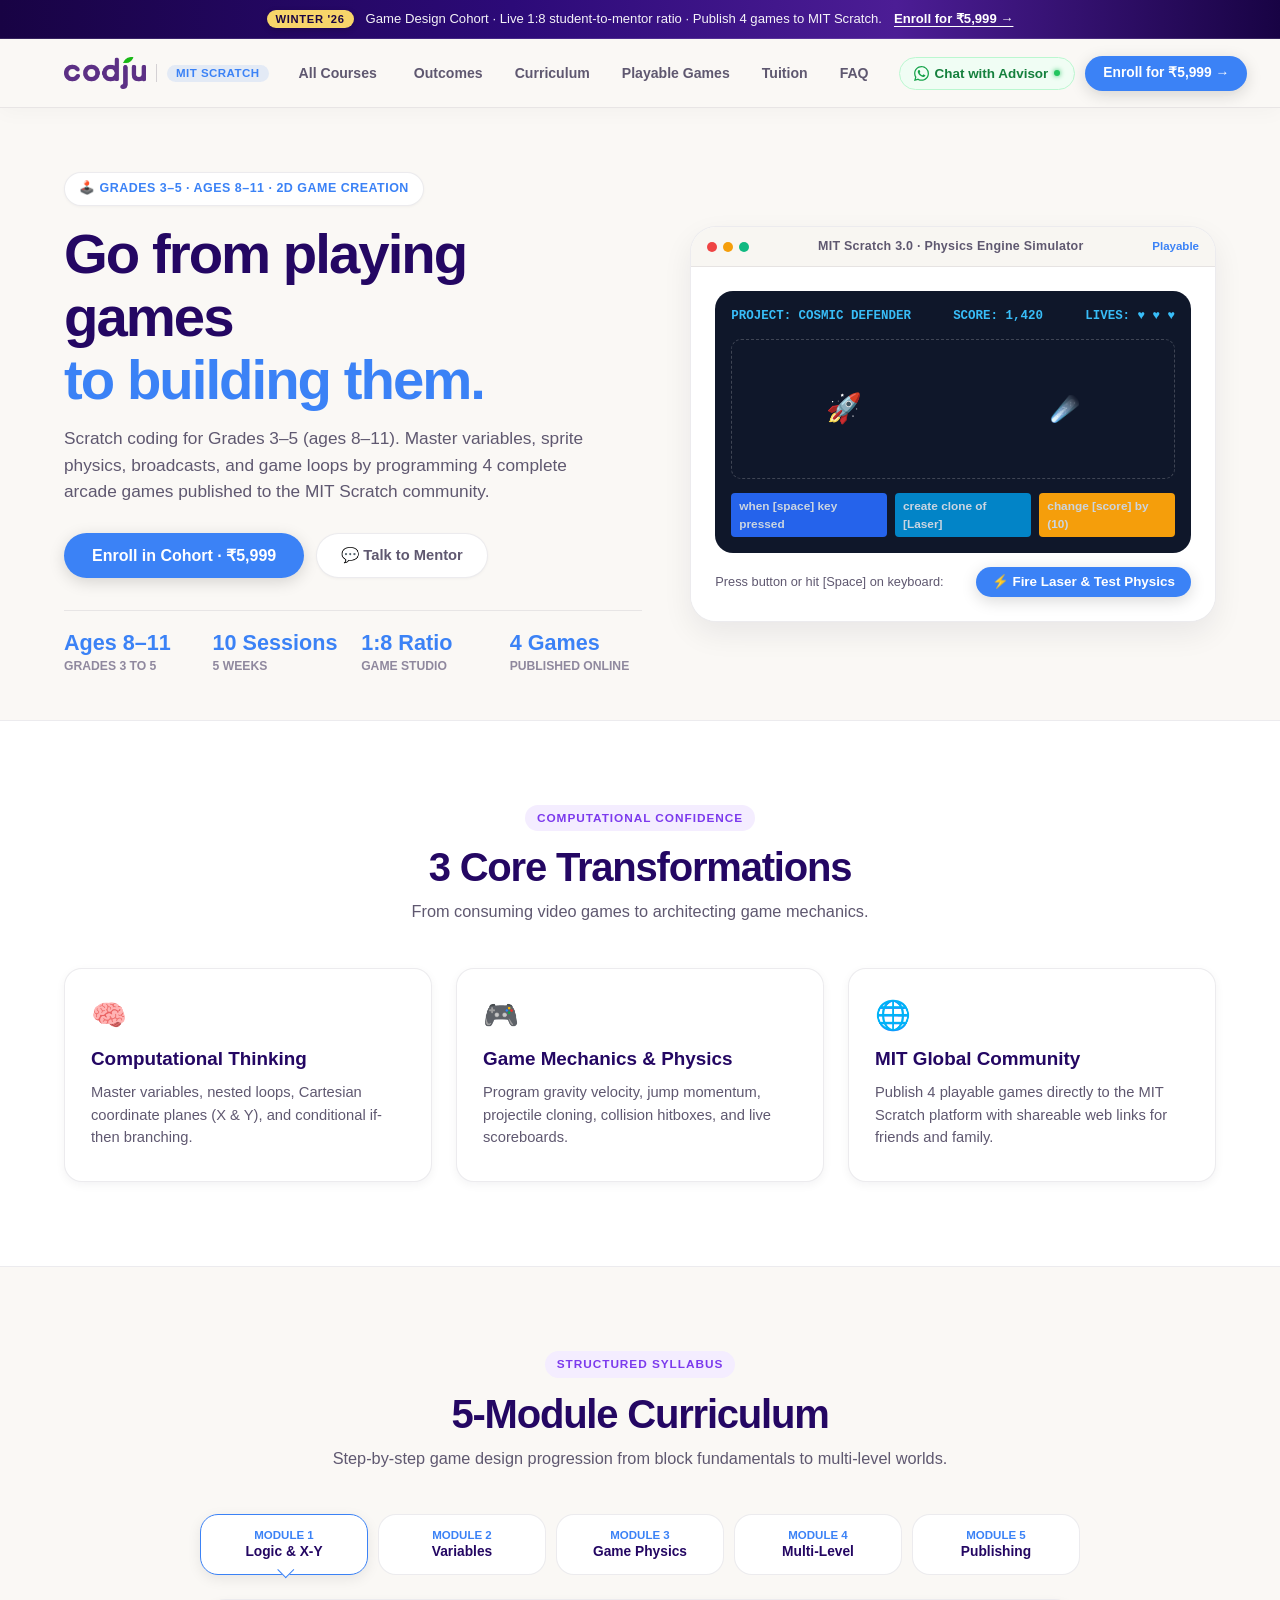
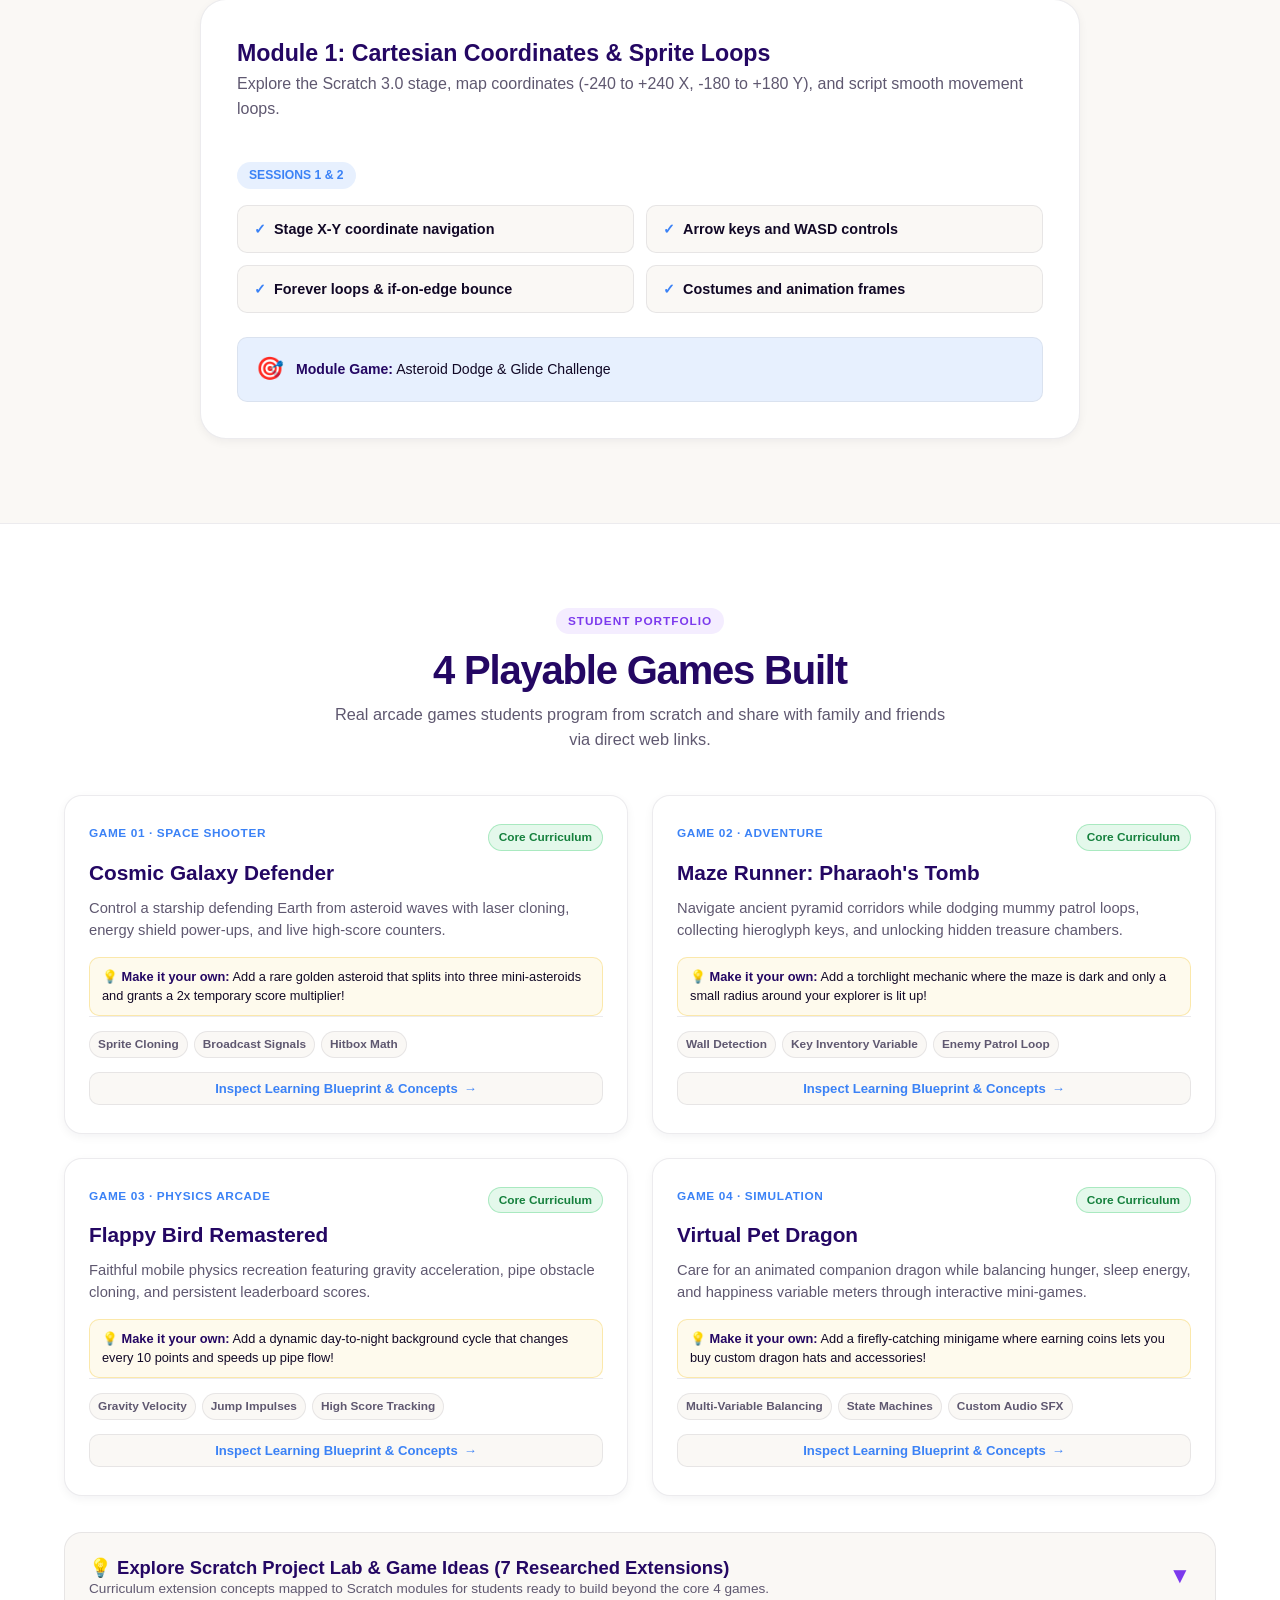
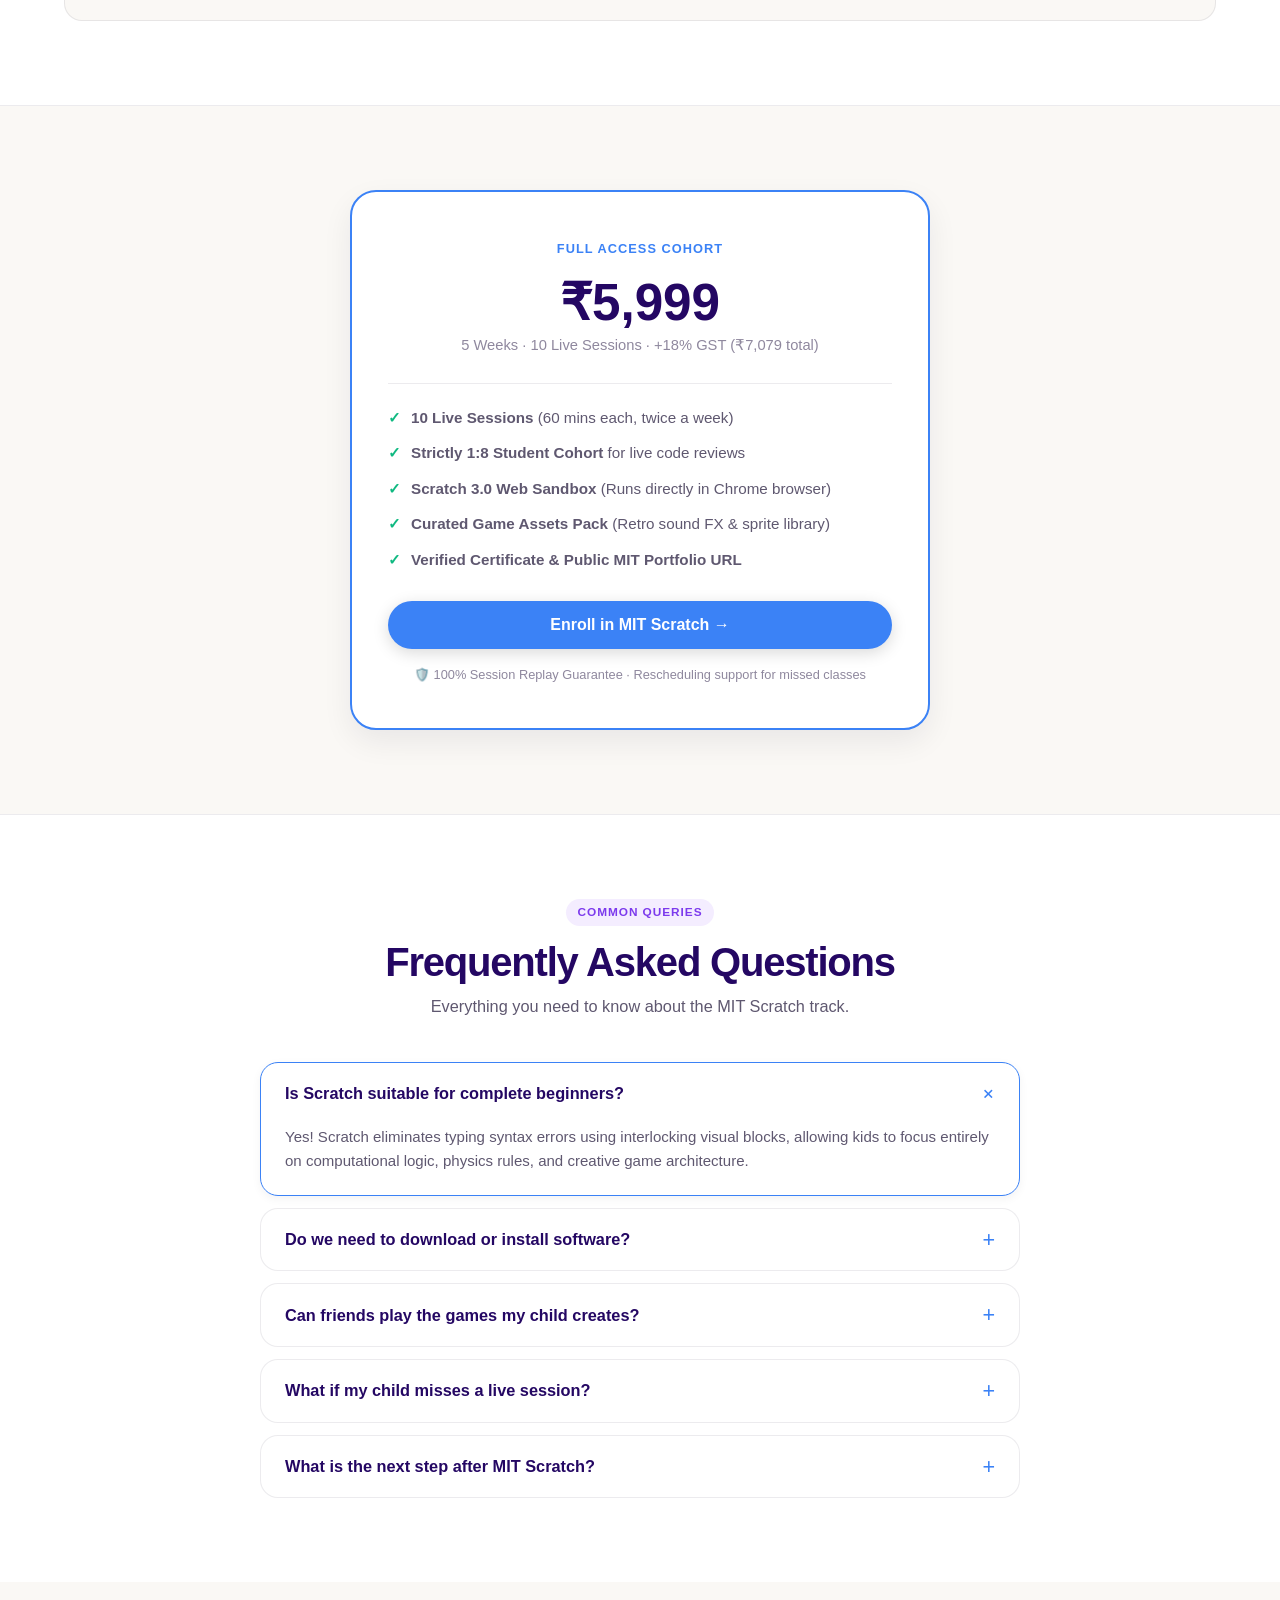
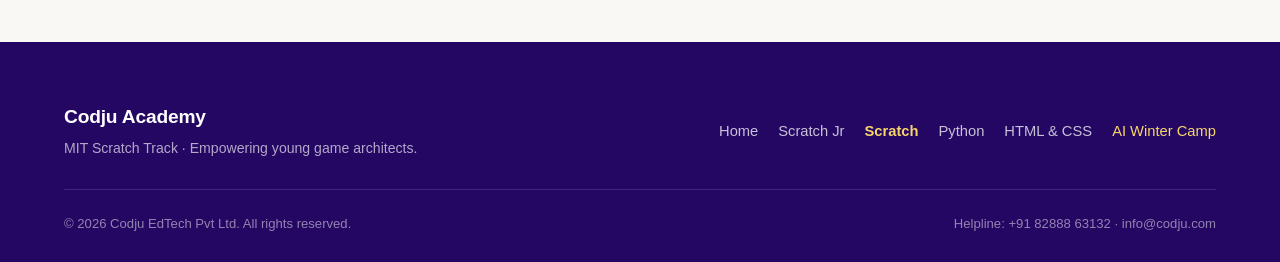
<file: Scratch.dc.html>
<!DOCTYPE html>
<html lang="en">
<head>
  <meta charset="UTF-8" />
  <meta name="viewport" content="width=device-width, initial-scale=1.0" />
  <title>Scratch Coding Classes for Kids (Grades 3–5) | Codju Academy</title>
  <meta name="description" content="Live online Scratch coding classes for kids in Grades 3–5 (ages 8–11). Build 4 complete arcade games, master logic and physics in small 1:8 micro-groups." />
  <meta name="keywords" content="Scratch coding for kids, MIT Scratch classes, game design for kids, coding for grade 3, coding for grade 4, coding for grade 5, Codju Academy" />
  <link rel="canonical" href="https://codju.com/scratch.html" />

  <!-- Open Graph -->
  <meta property="og:type" content="website" />
  <meta property="og:url" content="https://codju.com/scratch.html" />
  <meta property="og:title" content="Scratch Coding Classes for Kids (Grades 3–5) | Codju Academy" />
  <meta property="og:description" content="Go from playing games to building them. Master variables, sprite physics, and game loops with MIT Scratch." />
  <meta property="og:image" content="assets/logo.png" />
  <meta property="og:site_name" content="Codju Academy" />

  <!-- Twitter Card -->
  <meta name="twitter:card" content="summary_large_image" />
  <meta name="twitter:title" content="Scratch Coding Classes for Kids (Grades 3–5) | Codju Academy" />
  <meta name="twitter:description" content="Go from playing games to building them. Build 4 complete arcade games in live 1:8 micro-groups." />
  <meta name="twitter:image" content="assets/logo.png" />

  <link rel="icon" type="image/png" href="assets/logo.png" />
  <link rel="stylesheet" href="index.css" />
  <style>
    :root {
      --accent: var(--c-scratch);
      --accent-soft: var(--c-scratch-soft);
    }
  </style>

  <!-- Structured Data: Course & BreadcrumbList -->
  <script type="application/ld+json">
  {
    "@context": "https://schema.org",
    "@graph": [
      {
        "@type": "Course",
        "name": "MIT Scratch 2D Game Design & Creative Coding",
        "description": "Computational thinking and 2D arcade game design for children in Grades 3–5 (ages 8–11). Students build 4 playable games with physics, scoring variables, and publish to the MIT Scratch community.",
        "provider": {
          "@type": "EducationalOrganization",
          "name": "Codju Academy",
          "url": "https://codju.com/"
        },
        "educationalLevel": "Grades 3–5 (Ages 8–11)",
        "timeToComplete": "P5W",
        "offers": {
          "@type": "Offer",
          "category": "Tuition",
          "price": "5999",
          "priceCurrency": "INR",
          "url": "https://codju.com/scratch.html",
          "availability": "https://schema.org/InStock"
        }
      },
      {
        "@type": "BreadcrumbList",
        "itemListElement": [
          {
            "@type": "ListItem",
            "position": 1,
            "name": "Home",
            "item": "https://codju.com/"
          },
          {
            "@type": "ListItem",
            "position": 2,
            "name": "MIT Scratch",
            "item": "https://codju.com/scratch.html"
          }
        ]
      }
    ]
  }
  </script>
</head>
<body>

  <!-- ========== TOP ANNOUNCEMENT BAR ========== -->
  <div class="top-bar">
    <div class="container top-bar__inner">
      <span class="top-bar__tag">Winter '26</span>
      <span class="top-bar__text">Game Design Cohort · Live 1:8 student-to-mentor ratio · Publish 4 games to MIT Scratch.</span>
      <a href="#pricing" class="top-bar__link">Enroll for ₹5,999 &rarr;</a>
    </div>
  </div>

  <!-- ========== MAIN HEADER NAVIGATION ========== -->
  <header class="nav" id="main-nav">
    <div class="container nav__inner">
      
      <a href="index.html" class="nav__brand">
        <img src="assets/logo.png" alt="Codju Academy Logo" class="nav__brand-logo" width="124" height="34" />
        <span class="nav__brand-divider"></span>
        <span class="nav__brand-course-badge" style="background: var(--accent-soft); color: var(--accent);">MIT Scratch</span>
      </a>

      <!-- Desktop Nav Links -->
      <nav class="nav__menu-wrap" aria-label="Course Navigation">
        <ul class="nav__menu">
          
          <li class="nav__item nav__item--has-dropdown">
            <button type="button" class="nav__link-btn" aria-expanded="false" aria-haspopup="true">
              <span>All Courses</span>
              <svg class="nav__caret" width="11" height="11" viewBox="0 0 24 24" fill="none" stroke="currentColor" stroke-width="2.5" stroke-linecap="round" stroke-linejoin="round"><polyline points="6 9 12 15 18 9"></polyline></svg>
            </button>
            
            <div class="nav__dropdown">
              <div class="dropdown__header">
                <span class="dropdown__header-title">Browse By Child's Grade</span>
                <a href="index.html#courses" class="dropdown__header-link">View All Tracks &rarr;</a>
              </div>
              <div class="dropdown__grid">
                
                <a href="Scratch Junior.dc.html" class="dropdown__card">
                  <span class="dropdown__card-icon">🐱</span>
                  <div class="dropdown__card-info">
                    <span class="dropdown__card-grade">Grades 1–2 · Ages 6–8</span>
                    <span class="dropdown__card-title">Scratch Junior</span>
                    <span class="dropdown__card-desc">No typing · Visual logic &amp; story animation</span>
                  </div>
                </a>

                <a href="Scratch.dc.html" class="dropdown__card active">
                  <span class="dropdown__card-icon">🕹️</span>
                  <div class="dropdown__card-info">
                    <span class="dropdown__card-grade">Grades 3–5 · Ages 8–11</span>
                    <span class="dropdown__card-title">MIT Scratch</span>
                    <span class="dropdown__card-desc">Build 4 playable arcade games &amp; physics</span>
                  </div>
                </a>

                <a href="Python.dc.html" class="dropdown__card">
                  <span class="dropdown__card-icon">🐍</span>
                  <div class="dropdown__card-info">
                    <span class="dropdown__card-grade">Grades 6–10 · Ages 11–16</span>
                    <span class="dropdown__card-title">Python Programming</span>
                    <span class="dropdown__card-desc">Real code syntax, algorithms &amp; automation</span>
                  </div>
                </a>

                <a href="HTML and CSS.dc.html" class="dropdown__card">
                  <span class="dropdown__card-icon">🌐</span>
                  <div class="dropdown__card-info">
                    <span class="dropdown__card-grade">Grades 6–10 · Ages 11–16</span>
                    <span class="dropdown__card-title">HTML &amp; CSS</span>
                    <span class="dropdown__card-desc">Design &amp; publish live responsive websites</span>
                  </div>
                </a>

              </div>

              <a href="Codju AI Winter Camp.dc.html" class="dropdown__flagship">
                <div>
                  <div style="display: flex; align-items: center; gap: 8px;">
                    <span class="dropdown__flagship-title">⭐ Codju AI Winter Camp</span>
                    <span class="dropdown__flagship-pill">Flagship</span>
                  </div>
                  <div class="dropdown__flagship-sub">Grades 5–12 · Master 17+ GenAI tools with 20 portfolio projects</div>
                </div>
                <span style="font-size: 1.1rem; color: var(--gold);">&rarr;</span>
              </a>
            </div>
          </li>

          <li class="nav__item"><a href="#benefits" class="nav__link-btn">Outcomes</a></li>
          <li class="nav__item"><a href="#curriculum" class="nav__link-btn">Curriculum</a></li>
          <li class="nav__item"><a href="#projects" class="nav__link-btn">Playable Games</a></li>
          <li class="nav__item"><a href="#pricing" class="nav__link-btn">Tuition</a></li>
          <li class="nav__item"><a href="#faq" class="nav__link-btn">FAQ</a></li>

        </ul>
      </nav>

      <!-- Right CTAs -->
      <div class="nav__actions">
        <a href="https://wa.me/918288863132?text=Hello%20Codju%2C%20inquiry%20about%20MIT%20Scratch%20(Grades%203-5)" 
           target="_blank" rel="noopener" class="btn-whatsapp" title="Chat with Advisor on WhatsApp">
          <svg viewBox="0 0 24 24" width="15" height="15" fill="currentColor">
            <path d="M17.472 14.382c-.297-.149-1.758-.867-2.03-.967-.273-.099-.471-.148-.67.15-.197.297-.767.966-.94 1.164-.173.199-.347.223-.644.075-.297-.15-1.255-.463-2.39-1.475-.883-.788-1.48-1.761-1.653-2.059-.173-.297-.018-.458.13-.606.134-.133.298-.347.446-.52.149-.174.198-.298.298-.497.099-.198.05-.371-.025-.52-.075-.149-.669-1.612-.916-2.207-.242-.579-.487-.5-.669-.51-.173-.008-.371-.01-.57-.01-.198 0-.52.074-.792.372-.272.297-1.04 1.016-1.04 2.479 0 1.462 1.065 2.875 1.213 3.074.149.198 2.096 3.2 5.077 4.487.709.306 1.262.489 1.694.625.712.227 1.36.195 1.871.118.571-.085 1.758-.719 2.006-1.413.248-.694.248-1.289.173-1.413-.074-.124-.272-.198-.57-.347m-5.421 7.403h-.004a9.87 9.87 0 01-5.031-1.378l-.361-.214-3.741.982.998-3.648-.235-.374a9.86 9.86 0 01-1.51-5.26c.001-5.45 4.436-9.884 9.888-9.884 2.64 0 5.122 1.03 6.988 2.898a9.825 9.825 0 012.893 6.994c-.003 5.45-4.437 9.884-9.885 9.884m8.413-18.297A11.815 11.815 0 0012.05 0C5.495 0 .16 5.335.157 11.892c0 2.096.547 4.142 1.588 5.945L.057 24l6.305-1.654a11.882 11.882 0 005.683 1.448h.005c6.554 0 11.89-5.335 11.893-11.893a11.82 11.82 0 00-3.48-8.413z"/>
          </svg>
          <span class="wa-label-desktop">Chat with Advisor</span>
          <span class="wa-label-compact">WhatsApp</span>
          <span class="whatsapp-pulse"></span>
        </a>

        <a href="#pricing" class="btn btn--accent" style="padding: 9px 18px; font-size: 0.86rem;">
          Enroll for ₹5,999 &rarr;
        </a>

        <button type="button" class="nav__mobile-toggle" id="mobile-toggle" aria-label="Open Navigation Menu">
          <svg width="22" height="22" viewBox="0 0 24 24" fill="none" stroke="currentColor" stroke-width="2.2" stroke-linecap="round" stroke-linejoin="round">
            <line x1="3" y1="12" x2="21" y2="12"></line>
            <line x1="3" y1="6" x2="21" y2="6"></line>
            <line x1="3" y1="18" x2="21" y2="18"></line>
          </svg>
        </button>
      </div>

    </div>
  </header>

  <!-- Mobile Drawer Menu -->
  <div class="mobile-drawer" id="mobile-drawer">
    <div class="mobile-drawer__backdrop" id="drawer-backdrop"></div>
    <div class="mobile-drawer__panel">
      <div class="mobile-drawer__head">
        <a href="index.html" class="nav__brand">
          <img src="assets/logo.png" alt="Codju Academy" class="nav__brand-logo" width="110" height="30" />
          <span class="nav__brand-divider"></span>
          <span class="nav__brand-badge">Academy</span>
        </a>
        <button type="button" class="mobile-drawer__close" id="drawer-close" aria-label="Close Navigation Menu">&times;</button>
      </div>

      <div class="mobile-drawer__content">
        <div class="mobile-group-title">LEARNING TRACKS</div>
        <ul class="mobile-links">
          <li>
            <a href="Scratch Junior.dc.html" class="mobile-link">
              <span class="mobile-icon">🐱</span>
              <div>
                <div class="mobile-link-main">Scratch Junior <span class="mobile-badge">Grades 1–2</span></div>
                <div class="mobile-link-sub">Ages 6–8 · Visual drag &amp; drop stories</div>
              </div>
            </a>
          </li>
          <li>
            <a href="Scratch.dc.html" class="mobile-link active">
              <span class="mobile-icon">🕹️</span>
              <div>
                <div class="mobile-link-main">MIT Scratch <span class="mobile-badge">Grades 3–5</span></div>
                <div class="mobile-link-sub">Ages 8–11 · 4 Playable arcade games</div>
              </div>
            </a>
          </li>
          <li>
            <a href="Python.dc.html" class="mobile-link">
              <span class="mobile-icon">🐍</span>
              <div>
                <div class="mobile-link-main">Python Programming <span class="mobile-badge">Grades 6–10</span></div>
                <div class="mobile-link-sub">Ages 11–16 · Real code syntax &amp; apps</div>
              </div>
            </a>
          </li>
          <li>
            <a href="HTML and CSS.dc.html" class="mobile-link">
              <span class="mobile-icon">🌐</span>
              <div>
                <div class="mobile-link-main">HTML &amp; CSS Web Dev <span class="mobile-badge">Grades 6–10</span></div>
                <div class="mobile-link-sub">Ages 11–16 · Build live websites</div>
              </div>
            </a>
          </li>
          <li>
            <a href="Codju AI Winter Camp.dc.html" class="mobile-link mobile-link--ai">
              <span class="mobile-icon">⭐</span>
              <div>
                <div class="mobile-link-main">Codju AI Winter Camp <span class="mobile-badge-gold">Flagship</span></div>
                <div class="mobile-link-sub">Grades 5–12 · 17+ GenAI tools intensive</div>
              </div>
            </a>
          </li>
        </ul>

        <div class="mobile-group-title" style="margin-top: 24px;">ON THIS PAGE</div>
        <ul class="mobile-simple-links">
          <li><a href="#arcade" class="drawer-nav-item">Playable Game Simulator</a></li>
          <li><a href="#benefits" class="drawer-nav-item">Core Transformations</a></li>
          <li><a href="#curriculum" class="drawer-nav-item">5-Module Curriculum</a></li>
          <li><a href="#projects" class="drawer-nav-item">4 Playable Games</a></li>
          <li><a href="#pricing" class="drawer-nav-item">Tuition &amp; Inclusions</a></li>
          <li><a href="#faq" class="drawer-nav-item">Common Questions</a></li>
        </ul>

        <div class="mobile-actions">
          <a href="#pricing" class="btn btn--accent drawer-nav-item" style="width: 100%; justify-content: center;">
            Enroll for ₹5,999 &rarr;
          </a>
        </div>
      </div>
    </div>
  </div>

  <!-- ========== COURSE HERO WITH INTERACTIVE GAME SIMULATOR ========== -->
  <section class="course-hero" id="arcade">
    <div class="container">
      <div class="course-hero-grid">
        
        <!-- Hero Details -->
        <div>
          <div class="course-badge">🕹️ GRADES 3–5 · AGES 8–11 · 2D GAME CREATION</div>
          <h1 class="course-hero-title">Go from playing games <br/><span>to building them.</span></h1>
          <p class="course-hero-sub">
            Scratch coding for Grades 3–5 (ages 8–11). Master variables, sprite physics, broadcasts, and game loops by programming 4 complete arcade games published to the MIT Scratch community.
          </p>

          <div class="course-hero-actions">
            <a href="#pricing" class="btn btn--accent" style="padding: 13px 28px; font-size: 1rem;">
              Enroll in Cohort · ₹5,999
            </a>
            <a href="https://wa.me/918288863132?text=Hello%20Codju%2C%20Scratch%20inquiry" target="_blank" rel="noopener" class="btn btn--ghost">
              💬 Talk to Mentor
            </a>
          </div>

          <div class="course-stats-strip">
            <div>
              <div class="c-stat-val">Ages 8–11</div>
              <div class="c-stat-lbl">Grades 3 to 5</div>
            </div>
            <div>
              <div class="c-stat-val">10 Sessions</div>
              <div class="c-stat-lbl">5 Weeks</div>
            </div>
            <div>
              <div class="c-stat-val">1:8 Ratio</div>
              <div class="c-stat-lbl">Game Studio</div>
            </div>
            <div>
              <div class="c-stat-val">4 Games</div>
              <div class="c-stat-lbl">Published Online</div>
            </div>
          </div>
        </div>

        <!-- Interactive Visualizer: MIT Scratch Arcade Studio -->
        <div class="visualizer-frame">
          <div class="visualizer-header">
            <div class="visualizer-dots">
              <span class="visualizer-dot visualizer-dot--red"></span>
              <span class="visualizer-dot visualizer-dot--yellow"></span>
              <span class="visualizer-dot visualizer-dot--green"></span>
            </div>
            <div class="visualizer-title">MIT Scratch 3.0 · Physics Engine Simulator</div>
            <span style="font-size: 0.72rem; font-weight: 700; color: var(--accent);">Playable</span>
          </div>

          <div class="visualizer-body">
            <!-- Arcade Game Canvas -->
            <div class="scratch-arcade">
              <div class="arcade-top-bar">
                <span>PROJECT: COSMIC DEFENDER</span>
                <span id="game-score">SCORE: 1,420</span>
                <span>LIVES: ♥ ♥ ♥</span>
              </div>

              <div class="arcade-stage" id="arcade-stage">
                <div class="arcade-ship" id="player-ship">🚀</div>
                <div class="arcade-laser" id="laser-beam" style="display: none; left: 160px; top: 68px;"></div>
                <div class="arcade-asteroid" id="target-asteroid">☄️</div>
                <div id="hit-feedback" style="position: absolute; right: 80px; top: 40px; color: #fbbf24; font-weight: 800; font-size: 0.9rem; display: none;">+10 PTS!</div>
              </div>

              <!-- Scratch Interlocking Logic Code Representation -->
              <div class="arcade-logic-preview">
                <span style="background: #2563eb; padding: 4px 8px; border-radius: 4px;">when [space] key pressed</span>
                <span style="background: #0284c7; padding: 4px 8px; border-radius: 4px;">create clone of [Laser]</span>
                <span style="background: #f59e0b; padding: 4px 8px; border-radius: 4px;">change [score] by (10)</span>
              </div>
            </div>

            <div style="display: flex; justify-content: space-between; align-items: center; margin-top: 14px;">
              <span style="font-size: 0.8rem; color: var(--text-muted);">Press button or hit [Space] on keyboard:</span>
              <button type="button" class="btn btn--accent" id="arcade-fire-btn" style="padding: 7px 16px; font-size: 0.84rem;">
                ⚡ Fire Laser &amp; Test Physics
              </button>
            </div>
          </div>
        </div>

      </div>
    </div>
  </section>

  <!-- ========== 3 CORE TRANSFORMATIONS ========== -->
  <section class="section" id="benefits" style="background: #ffffff; border-top: 1px solid var(--border); border-bottom: 1px solid var(--border);">
    <div class="container">
      <div class="section-head">
        <span class="section-tag">COMPUTATIONAL CONFIDENCE</span>
        <h2 class="section-title">3 Core Transformations</h2>
        <p class="section-sub">From consuming video games to architecting game mechanics.</p>
      </div>

      <div class="benefits-grid">
        <div class="b-card">
          <div class="b-icon">🧠</div>
          <h3 class="b-title">Computational Thinking</h3>
          <p class="b-desc">Master variables, nested loops, Cartesian coordinate planes (X &amp; Y), and conditional if-then branching.</p>
        </div>

        <div class="b-card">
          <div class="b-icon">🎮</div>
          <h3 class="b-title">Game Mechanics &amp; Physics</h3>
          <p class="b-desc">Program gravity velocity, jump momentum, projectile cloning, collision hitboxes, and live scoreboards.</p>
        </div>

        <div class="b-card">
          <div class="b-icon">🌐</div>
          <h3 class="b-title">MIT Global Community</h3>
          <p class="b-desc">Publish 4 playable games directly to the MIT Scratch platform with shareable web links for friends and family.</p>
        </div>
      </div>
    </div>
  </section>

  <!-- ========== 5-MODULE INTERACTIVE CURRICULUM ========== -->
  <section class="section" id="curriculum">
    <div class="container">
      <div class="section-head">
        <span class="section-tag">STRUCTURED SYLLABUS</span>
        <h2 class="section-title">5-Module Curriculum</h2>
        <p class="section-sub">Step-by-step game design progression from block fundamentals to multi-level worlds.</p>
      </div>

      <div class="curriculum-stepper">
        <div class="stepper-nav" role="tablist">
          <button type="button" class="step-btn active" data-step="m1" role="tab" aria-selected="true">
            <div class="step-num">Module 1</div>
            <div class="step-label">Logic &amp; X-Y</div>
          </button>
          <button type="button" class="step-btn" data-step="m2" role="tab" aria-selected="false">
            <div class="step-num">Module 2</div>
            <div class="step-label">Variables</div>
          </button>
          <button type="button" class="step-btn" data-step="m3" role="tab" aria-selected="false">
            <div class="step-num">Module 3</div>
            <div class="step-label">Game Physics</div>
          </button>
          <button type="button" class="step-btn" data-step="m4" role="tab" aria-selected="false">
            <div class="step-num">Module 4</div>
            <div class="step-label">Multi-Level</div>
          </button>
          <button type="button" class="step-btn" data-step="m5" role="tab" aria-selected="false">
            <div class="step-num">Module 5</div>
            <div class="step-label">Publishing</div>
          </button>
        </div>

        <div class="curriculum-panel">
          
          <!-- Module 1 -->
          <div class="curr-pane active" id="m1">
            <div class="curr-head">
              <div>
                <h3 class="curr-title">Module 1: Cartesian Coordinates &amp; Sprite Loops</h3>
                <p class="curr-desc">Explore the Scratch 3.0 stage, map coordinates (-240 to +240 X, -180 to +180 Y), and script smooth movement loops.</p>
              </div>
              <span class="curr-badge">Sessions 1 &amp; 2</span>
            </div>
            <div class="curr-grid">
              <div class="curr-item"><span>✓</span> Stage X-Y coordinate navigation</div>
              <div class="curr-item"><span>✓</span> Arrow keys and WASD controls</div>
              <div class="curr-item"><span>✓</span> Forever loops &amp; if-on-edge bounce</div>
              <div class="curr-item"><span>✓</span> Costumes and animation frames</div>
            </div>
            <div class="curr-milestone">
              <span class="curr-milestone-icon">🎯</span>
              <div class="curr-milestone-text"><strong>Module Game:</strong> Asteroid Dodge &amp; Glide Challenge</div>
            </div>
          </div>

          <!-- Module 2 -->
          <div class="curr-pane" id="m2">
            <div class="curr-head">
              <div>
                <h3 class="curr-title">Module 2: Variables, Timers &amp; Score Systems</h3>
                <p class="curr-desc">Create custom variables, calculate point score updates, build countdown timers, and manage player health lives.</p>
              </div>
              <span class="curr-badge">Sessions 3 &amp; 4</span>
            </div>
            <div class="curr-grid">
              <div class="curr-item"><span>✓</span> Variable declarations &amp; setters</div>
              <div class="curr-item"><span>✓</span> Score increments &amp; penalty deductions</div>
              <div class="curr-item"><span>✓</span> 60-second game clock timer</div>
              <div class="curr-item"><span>✓</span> Multi-heart player life tracker</div>
            </div>
            <div class="curr-milestone">
              <span class="curr-milestone-icon">🎯</span>
              <div class="curr-milestone-text"><strong>Module Game:</strong> Catch the Golden Apples Arcade</div>
            </div>
          </div>

          <!-- Module 3 -->
          <div class="curr-pane" id="m3">
            <div class="curr-head">
              <div>
                <h3 class="curr-title">Module 3: Projectile Cloning &amp; Hitbox Physics</h3>
                <p class="curr-desc">Clone laser projectiles dynamically, detect sprite color touching, and script particle explosions upon impact.</p>
              </div>
              <span class="curr-badge">Sessions 5 &amp; 6</span>
            </div>
            <div class="curr-grid">
              <div class="curr-item"><span>✓</span> "Create clone of myself" architecture</div>
              <div class="curr-item"><span>✓</span> Projectile trajectory speed math</div>
              <div class="curr-item"><span>✓</span> Color and sprite hitbox detection</div>
              <div class="curr-item"><span>✓</span> Deleting clones to prevent lag</div>
            </div>
            <div class="curr-milestone">
              <span class="curr-milestone-icon">🎯</span>
              <div class="curr-milestone-text"><strong>Module Game:</strong> Cosmic Galaxy Defender (Space Shooter)</div>
            </div>
          </div>

          <!-- Module 4 -->
          <div class="curr-pane" id="m4">
            <div class="curr-head">
              <div>
                <h3 class="curr-title">Module 4: Broadcast Events &amp; Multi-Level Progression</h3>
                <p class="curr-desc">Send broadcast messages between sprites, unlock secret dungeon doors, and progress between levels upon victory.</p>
              </div>
              <span class="curr-badge">Sessions 7 &amp; 8</span>
            </div>
            <div class="curr-grid">
              <div class="curr-item"><span>✓</span> "Broadcast and wait" messaging</div>
              <div class="curr-item"><span>✓</span> Level state machines (Level 1, 2, Boss)</div>
              <div class="curr-item"><span>✓</span> Collectible key inventory tracking</div>
              <div class="curr-item"><span>✓</span> Game Over &amp; You Win screens</div>
            </div>
            <div class="curr-milestone">
              <span class="curr-milestone-icon">🎯</span>
              <div class="curr-milestone-text"><strong>Module Game:</strong> Maze Runner: Pharaoh's Tomb</div>
            </div>
          </div>

          <!-- Module 5 -->
          <div class="curr-pane" id="m5">
            <div class="curr-head">
              <div>
                <h3 class="curr-title">Module 5: Capstone Polish, MIT Studio &amp; Demo Day</h3>
                <p class="curr-desc">Fine-tune jump gravity, add retro 8-bit sound effects, and publish finished games to the MIT community.</p>
              </div>
              <span class="curr-badge">Sessions 9 &amp; 10</span>
            </div>
            <div class="curr-grid">
              <div class="curr-item"><span>✓</span> Gravity momentum &amp; jumping velocity</div>
              <div class="curr-item"><span>✓</span> 8-bit retro sound synthesizers</div>
              <div class="curr-item"><span>✓</span> Writing instructions &amp; game credits</div>
              <div class="curr-item"><span>✓</span> Verified certificate &amp; permanent portfolio URL</div>
            </div>
            <div class="curr-milestone">
              <span class="curr-milestone-icon">🎯</span>
              <div class="curr-milestone-text"><strong>Module Game:</strong> Public Live Playable MIT Studio Gallery</div>
            </div>
          </div>

        </div>
      </div>
    </div>
  </section>

  <!-- ========== 4 PLAYABLE GAMES BUILT ========== -->
  <section class="section" id="projects" style="background: #ffffff; border-top: 1px solid var(--border); border-bottom: 1px solid var(--border);">
    <div class="container">
      <div class="section-head">
        <span class="section-tag">STUDENT PORTFOLIO</span>
        <h2 class="section-title">4 Playable Games Built</h2>
        <p class="section-sub">Real arcade games students program from scratch and share with family and friends via direct web links.</p>
      </div>

      <div class="projs-grid">
        <!-- Game 1 -->
        <div class="p-card-showcase">
          <div>
            <div style="display: flex; justify-content: space-between; align-items: center; margin-bottom: 6px;">
              <span class="p-tag">Game 01 · Space Shooter</span>
              <span class="badge-status badge-status--core">Core Curriculum</span>
            </div>
            <h3 class="p-title">Cosmic Galaxy Defender</h3>
            <p class="p-desc">Control a starship defending Earth from asteroid waves with laser cloning, energy shield power-ups, and live high-score counters.</p>
            <div class="p-challenge-callout">
              <strong>💡 Make it your own:</strong> Add a rare golden asteroid that splits into three mini-asteroids and grants a 2x temporary score multiplier!
            </div>
          </div>
          <div>
            <div class="p-skills">
              <span class="p-skill-pill">Sprite Cloning</span>
              <span class="p-skill-pill">Broadcast Signals</span>
              <span class="p-skill-pill">Hitbox Math</span>
            </div>
            <button type="button" class="p-blueprint-btn" onclick="window.openCodjuProjectModal('scratch-galaxy')">
              <span>Inspect Learning Blueprint &amp; Concepts</span> &rarr;
            </button>
          </div>
        </div>

        <!-- Game 2 -->
        <div class="p-card-showcase">
          <div>
            <div style="display: flex; justify-content: space-between; align-items: center; margin-bottom: 6px;">
              <span class="p-tag">Game 02 · Adventure</span>
              <span class="badge-status badge-status--core">Core Curriculum</span>
            </div>
            <h3 class="p-title">Maze Runner: Pharaoh's Tomb</h3>
            <p class="p-desc">Navigate ancient pyramid corridors while dodging mummy patrol loops, collecting hieroglyph keys, and unlocking hidden treasure chambers.</p>
            <div class="p-challenge-callout">
              <strong>💡 Make it your own:</strong> Add a torchlight mechanic where the maze is dark and only a small radius around your explorer is lit up!
            </div>
          </div>
          <div>
            <div class="p-skills">
              <span class="p-skill-pill">Wall Detection</span>
              <span class="p-skill-pill">Key Inventory Variable</span>
              <span class="p-skill-pill">Enemy Patrol Loop</span>
            </div>
            <button type="button" class="p-blueprint-btn" onclick="window.openCodjuProjectModal('scratch-pharaoh')">
              <span>Inspect Learning Blueprint &amp; Concepts</span> &rarr;
            </button>
          </div>
        </div>

        <!-- Game 3 -->
        <div class="p-card-showcase">
          <div>
            <div style="display: flex; justify-content: space-between; align-items: center; margin-bottom: 6px;">
              <span class="p-tag">Game 03 · Physics Arcade</span>
              <span class="badge-status badge-status--core">Core Curriculum</span>
            </div>
            <h3 class="p-title">Flappy Bird Remastered</h3>
            <p class="p-desc">Faithful mobile physics recreation featuring gravity acceleration, pipe obstacle cloning, and persistent leaderboard scores.</p>
            <div class="p-challenge-callout">
              <strong>💡 Make it your own:</strong> Add a dynamic day-to-night background cycle that changes every 10 points and speeds up pipe flow!
            </div>
          </div>
          <div>
            <div class="p-skills">
              <span class="p-skill-pill">Gravity Velocity</span>
              <span class="p-skill-pill">Jump Impulses</span>
              <span class="p-skill-pill">High Score Tracking</span>
            </div>
            <button type="button" class="p-blueprint-btn" onclick="window.openCodjuProjectModal('scratch-flappy')">
              <span>Inspect Learning Blueprint &amp; Concepts</span> &rarr;
            </button>
          </div>
        </div>

        <!-- Game 4 -->
        <div class="p-card-showcase">
          <div>
            <div style="display: flex; justify-content: space-between; align-items: center; margin-bottom: 6px;">
              <span class="p-tag">Game 04 · Simulation</span>
              <span class="badge-status badge-status--core">Core Curriculum</span>
            </div>
            <h3 class="p-title">Virtual Pet Dragon</h3>
            <p class="p-desc">Care for an animated companion dragon while balancing hunger, sleep energy, and happiness variable meters through interactive mini-games.</p>
            <div class="p-challenge-callout">
              <strong>💡 Make it your own:</strong> Add a firefly-catching minigame where earning coins lets you buy custom dragon hats and accessories!
            </div>
          </div>
          <div>
            <div class="p-skills">
              <span class="p-skill-pill">Multi-Variable Balancing</span>
              <span class="p-skill-pill">State Machines</span>
              <span class="p-skill-pill">Custom Audio SFX</span>
            </div>
            <button type="button" class="p-blueprint-btn" onclick="window.openCodjuProjectModal('scratch-dragon')">
              <span>Inspect Learning Blueprint &amp; Concepts</span> &rarr;
            </button>
          </div>
        </div>
      </div>

      <!-- Researched Project Lab & Creative Extensions -->
      <div class="project-lab-section">
        <button type="button" class="project-lab-toggle" id="scratch-lab-toggle" aria-expanded="false" onclick="toggleProjectLab('scratch-lab')">
          <div>
            <h3>💡 Explore Scratch Project Lab &amp; Game Ideas (7 Researched Extensions)</h3>
            <p>Curriculum extension concepts mapped to Scratch modules for students ready to build beyond the core 4 games.</p>
          </div>
          <span class="project-lab-icon">▼</span>
        </button>

        <div class="project-lab-content" id="scratch-lab-content">
          <!-- Lab 1: Catch & Score -->
          <div class="lab-card">
            <div>
              <div class="lab-card__header">
                <span class="lab-card__title">Fruit Catcher Arcade</span>
                <span class="badge-status badge-status--proposed">Proposed Extension</span>
              </div>
              <div class="lab-card__module">Module 2 Extension · Random Spawning &amp; Variables</div>
              <p class="lab-card__desc">Catch falling fruits in a basket while dodging rotten bombs, with speed multipliers and combo bonuses.</p>
            </div>
            <button type="button" class="p-blueprint-btn" onclick="window.openCodjuProjectModal('scratch-catcher')">
              <span>Inspect Concept Blueprint</span> &rarr;
            </button>
          </div>

          <!-- Lab 2: Music Synth -->
          <div class="lab-card">
            <div>
              <div class="lab-card__header">
                <span class="lab-card__title">DJ Beatmaker Synth Studio</span>
                <span class="badge-status badge-status--proposed">Proposed Extension</span>
              </div>
              <div class="lab-card__module">Module 1 Extension · Music Extension &amp; Tempo</div>
              <p class="lab-card__desc">Keyboard-triggered soundboard mixing drum loops, audio tempo variables, and pulsing equalizer bars.</p>
            </div>
            <button type="button" class="p-blueprint-btn" onclick="window.openCodjuProjectModal('scratch-dj-beatmaker')">
              <span>Inspect Concept Blueprint</span> &rarr;
            </button>
          </div>

          <!-- Lab 3: Festive Card -->
          <div class="lab-card">
            <div>
              <div class="lab-card__header">
                <span class="lab-card__title">Celebration Greeting Card</span>
                <span class="badge-status badge-status--proposed">Proposed Extension</span>
              </div>
              <div class="lab-card__module">Module 1 Extension · User Inputs &amp; Clone FX</div>
              <p class="lab-card__desc">Personalized animated card with clickable gifts, fireworks particle cloning, and custom greeting prompts.</p>
            </div>
            <button type="button" class="p-blueprint-btn" onclick="window.openCodjuProjectModal('scratch-festive-card')">
              <span>Inspect Concept Blueprint</span> &rarr;
            </button>
          </div>

          <!-- Lab 4: Spirograph Art -->
          <div class="lab-card">
            <div>
              <div class="lab-card__header">
                <span class="lab-card__title">Geometric Spirograph Pen Studio</span>
                <span class="badge-status badge-status--proposed">Proposed Extension</span>
              </div>
              <div class="lab-card__module">Module 2 Extension · Pen Tool &amp; Angle Geometry</div>
              <p class="lab-card__desc">Draw mesmerizing computational mandalas using exterior angle math (360°/sides) and nested loops.</p>
            </div>
            <button type="button" class="p-blueprint-btn" onclick="window.openCodjuProjectModal('scratch-spirograph')">
              <span>Inspect Concept Blueprint</span> &rarr;
            </button>
          </div>

          <!-- Lab 5: Quiz -->
          <div class="lab-card">
            <div>
              <div class="lab-card__header">
                <span class="lab-card__title">Brainiac Timed Trivia Quiz</span>
                <span class="badge-status badge-status--proposed">Proposed Extension</span>
              </div>
              <div class="lab-card__module">Module 3 Extension · Scratch List Arrays &amp; Timers</div>
              <p class="lab-card__desc">A multi-round trivia contest utilizing list data arrays to store questions, timers, and answer validation.</p>
            </div>
            <button type="button" class="p-blueprint-btn" onclick="window.openCodjuProjectModal('scratch-brainiac-quiz')">
              <span>Inspect Concept Blueprint</span> &rarr;
            </button>
          </div>

          <!-- Lab 6: Solar System -->
          <div class="lab-card">
            <div>
              <div class="lab-card__header">
                <span class="lab-card__title">Solar System Orbit Simulator</span>
                <span class="badge-status badge-status--proposed">Proposed Extension</span>
              </div>
              <div class="lab-card__module">Module 1 &amp; 2 Extension · Planetary Motion &amp; Science</div>
              <p class="lab-card__desc">Astronomy simulation with planets orbiting at relative speeds and interactive popup fact cards.</p>
            </div>
            <button type="button" class="p-blueprint-btn" onclick="window.openCodjuProjectModal('scratch-solar-sim')">
              <span>Inspect Concept Blueprint</span> &rarr;
            </button>
          </div>

          <!-- Lab 7: Paddle Arcade -->
          <div class="lab-card">
            <div>
              <div class="lab-card__header">
                <span class="lab-card__title">Retro Neon Brick Breaker</span>
                <span class="badge-status badge-status--proposed">Proposed Extension</span>
              </div>
              <div class="lab-card__module">Module 4 Extension · Reflection Physics &amp; Grid Cloning</div>
              <p class="lab-card__desc">Bounce laser balls off player paddles to shatter grid-cloned bricks with angle reflection math.</p>
            </div>
            <button type="button" class="p-blueprint-btn" onclick="window.openCodjuProjectModal('scratch-brick-breaker')">
              <span>Inspect Concept Blueprint</span> &rarr;
            </button>
          </div>
        </div>
      </div>

    </div>
  </section>

  <!-- ========== PRICING & ENROLMENT ========== -->
  <section class="section" id="pricing">
    <div class="container">
      <div class="price-box">
        <span class="price-tag">Full Access Cohort</span>
        <div class="price-num">₹5,999</div>
        <div class="price-sub">5 Weeks · 10 Live Sessions · +18% GST (₹7,079 total)</div>
        
        <ul class="price-features">
          <li>
            <span class="price-check">✓</span>
            <span><strong>10 Live Sessions</strong> (60 mins each, twice a week)</span>
          </li>
          <li>
            <span class="price-check">✓</span>
            <span><strong>Strictly 1:8 Student Cohort</strong> for live code reviews</span>
          </li>
          <li>
            <span class="price-check">✓</span>
            <span><strong>Scratch 3.0 Web Sandbox</strong> (Runs directly in Chrome browser)</span>
          </li>
          <li>
            <span class="price-check">✓</span>
            <span><strong>Curated Game Assets Pack</strong> (Retro sound FX &amp; sprite library)</span>
          </li>
          <li>
            <span class="price-check">✓</span>
            <span><strong>Verified Certificate &amp; Public MIT Portfolio URL</strong></span>
          </li>
        </ul>

        <a href="https://wa.me/918288863132?text=Hello%20Codju%2C%20enroll%20in%20MIT%20Scratch%20(₹5,999)" 
           target="_blank" rel="noopener" class="btn btn--accent" style="width: 100%; padding: 14px; font-size: 1rem;">
          Enroll in MIT Scratch &rarr;
        </a>

        <div class="price-guarantee">
          🛡️ 100% Session Replay Guarantee · Rescheduling support for missed classes
        </div>
      </div>
    </div>
  </section>

  <!-- ========== FAQ ACCORDION ========== -->
  <section class="section" id="faq" style="background: #ffffff; border-top: 1px solid var(--border);">
    <div class="container">
      <div class="section-head">
        <span class="section-tag">COMMON QUERIES</span>
        <h2 class="section-title">Frequently Asked Questions</h2>
        <p class="section-sub">Everything you need to know about the MIT Scratch track.</p>
      </div>

      <div class="faq-wrap">
        <div class="faq-item active">
          <button class="faq-q" aria-expanded="true">
            <span>Is Scratch suitable for complete beginners?</span>
            <span class="faq-sign">+</span>
          </button>
          <div class="faq-a">
            Yes! Scratch eliminates typing syntax errors using interlocking visual blocks, allowing kids to focus entirely on computational logic, physics rules, and creative game architecture.
          </div>
        </div>

        <div class="faq-item">
          <button class="faq-q" aria-expanded="false">
            <span>Do we need to download or install software?</span>
            <span class="faq-sign">+</span>
          </button>
          <div class="faq-a">
            No software installation is required. Scratch 3.0 runs directly in standard web browsers (Google Chrome, Edge, Safari) on any laptop or desktop.
          </div>
        </div>

        <div class="faq-item">
          <button class="faq-q" aria-expanded="false">
            <span>Can friends play the games my child creates?</span>
            <span class="faq-sign">+</span>
          </button>
          <div class="faq-a">
            Yes! Every project published to MIT Scratch receives a permanent, unique web link that friends and family can play on laptops, tablets, and phones.
          </div>
        </div>

        <div class="faq-item">
          <button class="faq-q" aria-expanded="false">
            <span>What if my child misses a live session?</span>
            <span class="faq-sign">+</span>
          </button>
          <div class="faq-a">
            All live sessions are recorded in HD and available in your student dashboard within 2 hours, along with teacher starter files and project notes.
          </div>
        </div>

        <div class="faq-item">
          <button class="faq-q" aria-expanded="false">
            <span>What is the next step after MIT Scratch?</span>
            <span class="faq-sign">+</span>
          </button>
          <div class="faq-a">
            Graduates transition smoothly into Python Programming (Grades 6–10) or Web Development (HTML &amp; CSS), moving into text syntax coding.
          </div>
        </div>
      </div>
    </div>
  </section>

  <!-- ========== UNIFIED FOOTER ========== -->
  <footer class="footer">
    <div class="container">
      <div class="footer-inner">
        <div class="footer-brand">
          <strong>Codju Academy</strong>
          <span>MIT Scratch Track · Empowering young game architects.</span>
        </div>
        <ul class="footer-links">
          <li><a href="index.html">Home</a></li>
          <li><a href="Scratch Junior.dc.html">Scratch Jr</a></li>
          <li><a href="Scratch.dc.html" class="active">Scratch</a></li>
          <li><a href="Python.dc.html">Python</a></li>
          <li><a href="HTML and CSS.dc.html">HTML &amp; CSS</a></li>
          <li><a href="Codju AI Winter Camp.dc.html" style="color: var(--gold);">AI Winter Camp</a></li>
        </ul>
      </div>
      <div class="footer-bottom">
        <div>&copy; 2026 Codju EdTech Pvt Ltd. All rights reserved.</div>
        <div>Helpline: +91 82888 63132 · info@codju.com</div>
      </div>
    </div>
  </footer>

  <script>
    // --- Mobile Drawer Controller ---
    const mobileToggle = document.getElementById('mobile-toggle');
    const mobileDrawer = document.getElementById('mobile-drawer');
    const drawerClose = document.getElementById('drawer-close');
    const drawerBackdrop = document.getElementById('drawer-backdrop');

    function openDrawer() {
      if (mobileDrawer) {
        mobileDrawer.classList.add('open');
        document.body.style.overflow = 'hidden';
      }
    }
    function closeDrawer() {
      if (mobileDrawer) {
        mobileDrawer.classList.remove('open');
        document.body.style.overflow = '';
      }
    }

    if (mobileToggle) mobileToggle.addEventListener('click', openDrawer);
    if (drawerClose) drawerClose.addEventListener('click', closeDrawer);
    if (drawerBackdrop) drawerBackdrop.addEventListener('click', closeDrawer);
    document.querySelectorAll('.drawer-nav-item, .mobile-link').forEach(l => l.addEventListener('click', closeDrawer));

    // --- Interactive Stepper Curriculum Explorer ---
    const stepBtns = document.querySelectorAll('.step-btn');
    const currPanes = document.querySelectorAll('.curr-pane');

    stepBtns.forEach(btn => {
      btn.addEventListener('click', () => {
        const target = btn.dataset.step;
        stepBtns.forEach(b => {
          b.classList.remove('active');
          b.setAttribute('aria-selected', 'false');
        });
        currPanes.forEach(p => p.classList.remove('active'));

        btn.classList.add('active');
        btn.setAttribute('aria-selected', 'true');
        const activePane = document.getElementById(target);
        if (activePane) activePane.classList.add('active');
      });
    });

    // --- FAQ Accordion ---
    document.querySelectorAll('.faq-q').forEach(btn => {
      btn.addEventListener('click', () => {
        const item = btn.closest('.faq-item');
        const active = item.classList.contains('active');
        document.querySelectorAll('.faq-item').forEach(i => {
          i.classList.remove('active');
          const q = i.querySelector('.faq-q');
          if (q) q.setAttribute('aria-expanded', 'false');
        });
        if (!active) {
          item.classList.add('active');
          btn.setAttribute('aria-expanded', 'true');
        }
      });
    });

    // --- Scratch Arcade Physics Interactive Simulator ---
    const fireBtn = document.getElementById('arcade-fire-btn');
    const laser = document.getElementById('laser-beam');
    const asteroid = document.getElementById('target-asteroid');
    const hitFb = document.getElementById('hit-feedback');
    const scoreDisplay = document.getElementById('game-score');

    let currentScore = 1420;
    let isFiring = false;

    function triggerFire() {
      if (isFiring || !laser || !asteroid) return;
      isFiring = true;
      laser.style.display = 'block';
      laser.style.top = '68px';
      laser.style.left = '160px';
      laser.style.transition = 'left 0.28s linear';

      requestAnimationFrame(() => {
        laser.style.left = '310px';
      });

      setTimeout(() => {
        asteroid.style.transform = 'scale(1.25) rotate(15deg)';
        asteroid.style.filter = 'drop-shadow(0 0 12px #ef4444)';
        if (hitFb) hitFb.style.display = 'block';
        currentScore += 10;
        if (scoreDisplay) scoreDisplay.textContent = `SCORE: ${currentScore.toLocaleString()}`;

        setTimeout(() => {
          laser.style.display = 'none';
          asteroid.style.transform = 'none';
          asteroid.style.filter = 'none';
          if (hitFb) hitFb.style.display = 'none';
          isFiring = false;
        }, 320);
      }, 280);
    }

    if (fireBtn) fireBtn.addEventListener('click', triggerFire);

    window.addEventListener('keydown', (e) => {
      if (e.code === 'Space') {
        const rect = document.getElementById('arcade').getBoundingClientRect();
        if (rect.top < window.innerHeight && rect.bottom > 0) {
          e.preventDefault();
          triggerFire();
        }
      }
    });

    // --- Project Lab Toggle ---
    function toggleProjectLab(labPrefix) {
      const toggle = document.getElementById(labPrefix + '-toggle');
      const content = document.getElementById(labPrefix + '-content');
      if (toggle && content) {
        const isExpanded = toggle.getAttribute('aria-expanded') === 'true';
        toggle.setAttribute('aria-expanded', !isExpanded);
        content.classList.toggle('active');
      }
    }
  </script>
  <script src="projects-data.js"></script>
</body>
</html>
</file>
<file: index.css>
/* ==========================================================================
   CODJU ACADEMY — UNIFIED DESIGN SYSTEM
   Modern, Apple-grade minimalism, rich purple branding & responsive tokens.
   ========================================================================== */

:root {
  /* Font Stack */
  --font: -apple-system, BlinkMacSystemFont, "SF Pro Display", "SF Pro Text", -system-ui, "Segoe UI", Roboto, "Helvetica Neue", Arial, sans-serif;
  --font-mono: ui-monospace, SFMono-Regular, "SF Mono", Menlo, Consolas, "Liberation Mono", monospace;

  /* Brand Colors */
  --purple-deep: #240763;
  --purple-primary: #2c0a78;
  --purple: #7c3aed;
  --purple-light: #905cf7;
  --purple-soft: #f4edff;
  --purple-subtle: rgba(124, 58, 237, 0.08);

  --gold: #f7d56a;
  --gold-dark: #b45309;
  --gold-soft: rgba(247, 213, 106, 0.16);

  /* Backgrounds & Surfaces */
  --bg: #faf8f5;
  --surface: #ffffff;
  --surface-alt: #f5f1eb;
  --surface-hover: #fcfbfa;

  /* Typography Colors */
  --text: #110826;
  --text-muted: #5f5870;
  --text-light: #8f889e;
  --text-inverse: #ffffff;

  /* Borders */
  --border: rgba(17, 8, 38, 0.08);
  --border-strong: rgba(17, 8, 38, 0.14);
  --border-hover: rgba(124, 58, 237, 0.35);

  /* Course-Specific Accents */
  --c-scratchjr: #ff7a45;
  --c-scratchjr-soft: rgba(255, 122, 69, 0.12);
  --c-scratch: #3b82f6;
  --c-scratch-soft: rgba(59, 130, 246, 0.12);
  --c-python: #2563eb;
  --c-python-soft: rgba(37, 99, 235, 0.12);
  --c-python-gold: #ffd43b;
  --c-web: #ea580c;
  --c-web-soft: rgba(234, 88, 12, 0.12);
  --c-ai: #7c3aed;
  --c-ai-soft: rgba(124, 58, 237, 0.14);

  /* Elevation Shadows */
  --shadow-xs: 0 1px 3px rgba(17, 8, 38, 0.04);
  --shadow-sm: 0 3px 10px rgba(17, 8, 38, 0.05);
  --shadow-md: 0 12px 30px rgba(17, 8, 38, 0.07);
  --shadow-lg: 0 24px 54px rgba(17, 8, 38, 0.10);
  --shadow-purple: 0 14px 36px rgba(124, 58, 237, 0.18);

  /* Corner Radii */
  --radius-xs: 6px;
  --radius-sm: 10px;
  --radius-md: 18px;
  --radius-lg: 26px;
  --radius-xl: 32px;
  --radius-full: 9999px;

  /* Animation Easings */
  --ease: 0.22s cubic-bezier(0.16, 1, 0.3, 1);
  --ease-smooth: 0.35s cubic-bezier(0.16, 1, 0.3, 1);
  --ease-bounce: 0.4s cubic-bezier(0.34, 1.56, 0.64, 1);
}

/* ==========================================================================
   CSS RESET & BASE STYLES
   ========================================================================== */
*, *::before, *::after {
  box-sizing: border-box;
  margin: 0;
  padding: 0;
}

html {
  scroll-behavior: smooth;
  -webkit-font-smoothing: antialiased;
  -moz-osx-font-smoothing: grayscale;
  text-rendering: optimizeLegibility;
}

body {
  font-family: var(--font);
  background-color: var(--bg);
  color: var(--text);
  line-height: 1.55;
  font-size: 16px;
  overflow-x: hidden;
}

a {
  color: inherit;
  text-decoration: none;
  transition: color var(--ease), opacity var(--ease);
}

button {
  font-family: inherit;
  cursor: pointer;
  border: none;
  background: none;
}

img, svg {
  display: block;
  max-width: 100%;
}

ul, ol {
  list-style: none;
}

.container {
  max-width: 1200px;
  margin: 0 auto;
  padding: 0 24px;
}

/* Focus styles for keyboard accessibility */
a:focus-visible,
button:focus-visible,
input:focus-visible {
  outline: 2px solid var(--purple);
  outline-offset: 3px;
  border-radius: var(--radius-xs);
}

/* ==========================================================================
   TOP ANNOUNCEMENT BAR
   ========================================================================== */
.top-bar {
  background: linear-gradient(90deg, #180344 0%, #2c0a78 40%, #4c1d95 70%, #180344 100%);
  color: #ffffff;
  font-size: 0.82rem;
  padding: 9px 20px;
  border-bottom: 1px solid rgba(255, 255, 255, 0.12);
  position: relative;
  z-index: 102;
}

.top-bar__inner {
  display: flex;
  align-items: center;
  justify-content: center;
  gap: 12px;
  flex-wrap: wrap;
  text-align: center;
}

.top-bar__tag {
  background: var(--gold);
  color: #1a0542;
  font-size: 0.7rem;
  font-weight: 800;
  text-transform: uppercase;
  letter-spacing: 0.06em;
  padding: 2px 9px;
  border-radius: var(--radius-full);
  box-shadow: 0 2px 6px rgba(0, 0, 0, 0.18);
  line-height: 1.3;
}

.top-bar__text {
  color: rgba(255, 255, 255, 0.95);
  font-weight: 500;
}

.top-bar__link {
  color: #ffffff;
  font-weight: 700;
  text-decoration: underline;
  text-underline-offset: 3px;
  display: inline-flex;
  align-items: center;
  gap: 4px;
}

.top-bar__link:hover {
  opacity: 0.85;
}

/* ==========================================================================
   NAVIGATION BAR
   ========================================================================== */
.nav {
  position: sticky;
  top: 0;
  z-index: 100;
  background: rgba(250, 248, 245, 0.94);
  backdrop-filter: blur(20px);
  -webkit-backdrop-filter: blur(20px);
  border-bottom: 1px solid var(--border);
  box-shadow: 0 4px 20px rgba(17, 8, 38, 0.03);
  transition: all var(--ease);
}

.nav__inner {
  height: 68px;
  display: flex;
  align-items: center;
  justify-content: space-between;
  gap: 16px;
}

/* Brand Logo */
.nav__brand {
  display: flex;
  align-items: center;
  gap: 10px;
  text-decoration: none;
  flex-shrink: 0;
}

.nav__brand-logo {
  height: 32px;
  width: auto;
  object-fit: contain;
  display: block;
}

.nav__brand-divider {
  width: 1px;
  height: 18px;
  background: rgba(17, 8, 38, 0.16);
  display: inline-block;
}

.nav__brand-badge {
  font-size: 0.72rem;
  font-weight: 800;
  background: var(--purple-soft);
  color: var(--purple-deep);
  padding: 3px 9px;
  border-radius: var(--radius-full);
  letter-spacing: 0.05em;
  text-transform: uppercase;
  line-height: 1;
}

.nav__brand-course-badge {
  font-size: 0.72rem;
  font-weight: 800;
  padding: 3px 9px;
  border-radius: var(--radius-full);
  letter-spacing: 0.04em;
  text-transform: uppercase;
  line-height: 1;
}

/* Menu Links */
.nav__menu-wrap {
  display: flex;
  align-items: center;
}

.nav__menu {
  display: flex;
  align-items: center;
  gap: 4px;
}

.nav__item {
  position: relative;
}

.nav__link-btn {
  display: inline-flex;
  align-items: center;
  gap: 5px;
  font-size: 0.88rem;
  font-weight: 600;
  color: var(--text-muted);
  padding: 8px 14px;
  border-radius: var(--radius-full);
  transition: all var(--ease);
  cursor: pointer;
  background: transparent;
  border: none;
  white-space: nowrap;
  line-height: 1;
}

.nav__link-btn:hover,
.nav__item--has-dropdown:hover > .nav__link-btn {
  color: var(--purple-deep);
  background: rgba(124, 58, 237, 0.08);
}

.nav__caret {
  transition: transform var(--ease);
}

.nav__item--has-dropdown:hover .nav__caret {
  transform: rotate(180deg);
}

.nav__link-btn--flagship {
  background: rgba(124, 58, 237, 0.08);
  color: var(--purple-deep) !important;
  font-weight: 700;
  font-size: 0.84rem;
  padding: 6px 14px;
  border: 1px solid rgba(124, 58, 237, 0.22);
  border-radius: var(--radius-full);
  white-space: nowrap;
  display: inline-flex;
  align-items: center;
  gap: 6px;
  line-height: 1;
  box-shadow: 0 1px 4px rgba(124, 58, 237, 0.06);
}

.nav__link-btn--flagship:hover {
  background: rgba(124, 58, 237, 0.16);
  border-color: var(--purple);
  box-shadow: 0 2px 10px rgba(124, 58, 237, 0.2);
}

.nav__flagship-dot {
  width: 6px;
  height: 6px;
  background: #10b981;
  border-radius: 50%;
  display: inline-block;
  box-shadow: 0 0 6px #10b981;
  animation: pulse-dot 2s infinite;
  flex-shrink: 0;
}

@keyframes pulse-dot {
  0% { transform: scale(0.9); opacity: 0.8; }
  50% { transform: scale(1.3); opacity: 1; }
  100% { transform: scale(0.9); opacity: 0.8; }
}

/* Rich Dropdown */
.nav__dropdown {
  position: absolute;
  top: calc(100% + 8px);
  left: 0;
  transform: translateY(8px);
  width: 580px;
  background: #ffffff;
  border: 1px solid rgba(17, 8, 38, 0.09);
  border-radius: var(--radius-md);
  box-shadow: 0 20px 48px rgba(17, 8, 38, 0.12), 0 4px 12px rgba(17, 8, 38, 0.04);
  padding: 16px;
  opacity: 0;
  visibility: hidden;
  pointer-events: none;
  transition: all 0.22s cubic-bezier(0.16, 1, 0.3, 1);
  z-index: 200;
}

.nav__item--has-dropdown::after {
  content: "";
  position: absolute;
  top: 100%;
  left: 0;
  width: 100%;
  height: 14px;
}

.nav__item--has-dropdown:hover .nav__dropdown,
.nav__item--has-dropdown:focus-within .nav__dropdown {
  opacity: 1;
  visibility: visible;
  pointer-events: auto;
  transform: translateY(0);
}

.dropdown__header {
  padding: 4px 10px 10px;
  border-bottom: 1px solid var(--border);
  margin-bottom: 12px;
  display: flex;
  justify-content: space-between;
  align-items: center;
}

.dropdown__header-title {
  font-size: 0.74rem;
  font-weight: 800;
  text-transform: uppercase;
  letter-spacing: 0.06em;
  color: var(--text-light);
}

.dropdown__header-link {
  font-size: 0.82rem;
  font-weight: 700;
  color: var(--purple);
}
.dropdown__header-link:hover {
  text-decoration: underline;
}

.dropdown__grid {
  display: grid;
  grid-template-columns: repeat(2, 1fr);
  gap: 8px;
}

.dropdown__card {
  display: flex;
  align-items: flex-start;
  gap: 12px;
  padding: 10px 12px;
  border-radius: var(--radius-sm);
  border: 1px solid transparent;
  transition: all var(--ease);
}

.dropdown__card:hover {
  background: var(--purple-soft);
  border-color: rgba(124, 58, 237, 0.15);
  transform: translateY(-1px);
}

.dropdown__card.active {
  background: var(--purple-soft);
  border-color: var(--purple);
}

.dropdown__card-icon {
  font-size: 1.45rem;
  line-height: 1;
  flex-shrink: 0;
  margin-top: 2px;
}

.dropdown__card-info {
  display: flex;
  flex-direction: column;
}

.dropdown__card-grade {
  font-size: 0.68rem;
  font-weight: 700;
  color: var(--purple);
  text-transform: uppercase;
  letter-spacing: 0.04em;
}

.dropdown__card-title {
  font-size: 0.94rem;
  font-weight: 800;
  color: var(--purple-deep);
  line-height: 1.25;
  margin: 2px 0 2px;
}

.dropdown__card-desc {
  font-size: 0.78rem;
  color: var(--text-muted);
  line-height: 1.35;
}

/* Flagship Banner inside Dropdown */
.dropdown__flagship {
  margin-top: 12px;
  padding: 12px 16px;
  background: linear-gradient(135deg, #2c0a78 0%, #15033d 100%);
  border-radius: var(--radius-sm);
  color: #ffffff;
  display: flex;
  align-items: center;
  justify-content: space-between;
  transition: transform var(--ease), box-shadow var(--ease);
}

.dropdown__flagship:hover {
  transform: translateY(-1px);
  box-shadow: 0 6px 18px rgba(44, 10, 120, 0.3);
}

.dropdown__flagship-title {
  font-size: 0.94rem;
  font-weight: 800;
  color: #ffffff;
}

.dropdown__flagship-sub {
  font-size: 0.76rem;
  color: rgba(255, 255, 255, 0.75);
  margin-top: 2px;
}

.dropdown__flagship-pill {
  background: var(--gold);
  color: #15033d;
  font-size: 0.7rem;
  font-weight: 800;
  padding: 3px 8px;
  border-radius: var(--radius-full);
  text-transform: uppercase;
}

/* Right Nav CTAs */
.nav__actions {
  display: flex;
  align-items: center;
  gap: 10px;
  flex-shrink: 0;
}

.btn-whatsapp {
  display: inline-flex;
  align-items: center;
  gap: 6px;
  font-size: 0.84rem;
  font-weight: 700;
  padding: 8px 14px;
  border-radius: var(--radius-full);
  background: #f0fdf4;
  color: #15803d;
  border: 1px solid #bbf7d0;
  transition: all var(--ease);
  white-space: nowrap;
  line-height: 1;
}

.btn-whatsapp:hover {
  background: #dcfce7;
  border-color: #86efac;
  color: #166534;
  transform: translateY(-1px);
  box-shadow: 0 4px 12px rgba(22, 101, 52, 0.12);
}

.btn-whatsapp svg {
  width: 15px;
  height: 15px;
  fill: #16a34a;
  flex-shrink: 0;
}

.whatsapp-pulse {
  width: 6px;
  height: 6px;
  background: #22c55e;
  border-radius: 50%;
  display: inline-block;
  animation: pulse-dot 1.8s infinite;
  box-shadow: 0 0 5px #22c55e;
  flex-shrink: 0;
}

.btn-whatsapp .wa-label-compact {
  display: none;
}

.btn-cta-primary {
  display: inline-flex;
  align-items: center;
  gap: 6px;
  font-size: 0.86rem;
  font-weight: 700;
  padding: 9px 18px;
  border-radius: var(--radius-full);
  background: linear-gradient(135deg, #2c0a78 0%, #4a159d 100%);
  color: #ffffff !important;
  box-shadow: 0 3px 12px rgba(44, 10, 120, 0.22);
  transition: all var(--ease);
  white-space: nowrap;
  line-height: 1;
  flex-shrink: 0;
}

.btn-cta-primary:hover {
  background: linear-gradient(135deg, #3b0e9e 0%, #601ec9 100%);
  transform: translateY(-1px);
  box-shadow: 0 6px 20px rgba(124, 58, 237, 0.3);
}

.btn-cta-primary .cta-label-compact {
  display: none;
}

.nav__mobile-toggle {
  display: none;
  background: transparent;
  border: none;
  cursor: pointer;
  padding: 8px;
  color: var(--purple-deep);
  border-radius: var(--radius-sm);
}

/* ==========================================================================
   BUTTON SYSTEM
   ========================================================================== */
.btn {
  display: inline-flex;
  align-items: center;
  justify-content: center;
  gap: 8px;
  font-weight: 700;
  font-size: 0.92rem;
  padding: 11px 24px;
  border-radius: var(--radius-full);
  transition: all var(--ease);
  white-space: nowrap;
  cursor: pointer;
  border: none;
  line-height: 1.2;
}

.btn:active {
  transform: scale(0.98);
}

.btn--primary {
  background: var(--purple-deep);
  color: #ffffff;
  box-shadow: 0 4px 14px rgba(44, 10, 120, 0.25);
}

.btn--primary:hover {
  background: var(--purple);
  transform: translateY(-1px);
  box-shadow: 0 6px 20px rgba(124, 58, 237, 0.35);
}

.btn--accent {
  background: var(--accent, var(--purple));
  color: #ffffff;
  box-shadow: 0 4px 16px rgba(0, 0, 0, 0.15);
}

.btn--accent:hover {
  filter: brightness(1.08);
  transform: translateY(-1px);
  box-shadow: 0 6px 22px rgba(0, 0, 0, 0.22);
}

.btn--gold {
  background: var(--gold);
  color: #15033d;
  font-weight: 800;
  box-shadow: 0 4px 14px rgba(247, 213, 106, 0.35);
}

.btn--gold:hover {
  filter: brightness(1.06);
  transform: translateY(-1px);
  box-shadow: 0 6px 20px rgba(247, 213, 106, 0.5);
}

.btn--ghost {
  background: #ffffff;
  color: var(--text-muted);
  border: 1px solid var(--border);
  box-shadow: var(--shadow-xs);
}

.btn--ghost:hover {
  color: var(--purple-deep);
  border-color: rgba(17, 8, 38, 0.18);
  transform: translateY(-1px);
}

/* ==========================================================================
   SHARED SECTIONS & TYPOGRAPHY
   ========================================================================== */
.section {
  padding: 84px 0;
  position: relative;
}

.section-head {
  text-align: center;
  max-width: 620px;
  margin: 0 auto 44px;
}

.section-tag {
  font-size: 0.74rem;
  font-weight: 800;
  letter-spacing: 0.08em;
  text-transform: uppercase;
  color: var(--purple);
  background: var(--purple-soft);
  padding: 4px 12px;
  border-radius: var(--radius-full);
  display: inline-block;
  margin-bottom: 12px;
}

.section-title {
  font-size: clamp(1.85rem, 3.2vw, 2.5rem);
  font-weight: 800;
  letter-spacing: -0.03em;
  color: var(--purple-deep);
  line-height: 1.2;
  margin-bottom: 8px;
}

.section-sub {
  font-size: 1.02rem;
  color: var(--text-muted);
  line-height: 1.5;
}

/* ==========================================================================
   FAQ ACCORDION COMPONENT
   ========================================================================== */
.faq-wrap {
  max-width: 760px;
  margin: 0 auto;
  display: flex;
  flex-direction: column;
  gap: 12px;
}

.faq-item {
  background: #ffffff;
  border: 1px solid var(--border);
  border-radius: var(--radius-md);
  overflow: hidden;
  transition: border-color var(--ease), box-shadow var(--ease);
}

.faq-item:hover {
  border-color: rgba(17, 8, 38, 0.16);
}

.faq-item.active {
  border-color: var(--accent, var(--purple));
  box-shadow: var(--shadow-sm);
}

.faq-q {
  width: 100%;
  padding: 20px 24px;
  display: flex;
  justify-content: space-between;
  align-items: center;
  font-size: 1.02rem;
  font-weight: 700;
  color: var(--purple-deep);
  text-align: left;
  gap: 16px;
  cursor: pointer;
  background: none;
  border: none;
}

.faq-sign {
  font-size: 1.35rem;
  line-height: 1;
  color: var(--accent, var(--purple));
  transition: transform var(--ease);
  flex-shrink: 0;
  font-weight: 400;
}

.faq-item.active .faq-sign {
  transform: rotate(45deg);
}

.faq-a {
  max-height: 0;
  overflow: hidden;
  transition: max-height 0.28s cubic-bezier(0.16, 1, 0.3, 1), padding 0.28s ease;
  padding: 0 24px;
  font-size: 0.94rem;
  color: var(--text-muted);
  line-height: 1.6;
}

.faq-item.active .faq-a {
  padding: 0 24px 22px;
  max-height: 240px;
}

/* ==========================================================================
   FOOTER
   ========================================================================== */
.footer {
  background: var(--purple-deep);
  color: #ffffff;
  padding: 60px 0 28px;
  margin-top: 60px;
}

.footer-inner {
  display: flex;
  justify-content: space-between;
  align-items: center;
  flex-wrap: wrap;
  gap: 24px;
  padding-bottom: 28px;
  border-bottom: 1px solid rgba(255, 255, 255, 0.12);
}

.footer-brand strong {
  font-size: 1.2rem;
  display: block;
  margin-bottom: 4px;
  letter-spacing: -0.01em;
}

.footer-brand span {
  font-size: 0.88rem;
  color: rgba(255, 255, 255, 0.65);
}

.footer-links {
  display: flex;
  gap: 20px;
  flex-wrap: wrap;
  align-items: center;
}

.footer-links a {
  color: rgba(255, 255, 255, 0.75);
  font-size: 0.92rem;
  font-weight: 500;
  transition: color var(--ease);
}

.footer-links a:hover {
  color: #ffffff;
}

.footer-links a.active {
  color: var(--gold);
  font-weight: 700;
}

.footer-bottom {
  padding-top: 24px;
  display: flex;
  justify-content: space-between;
  font-size: 0.82rem;
  color: rgba(255, 255, 255, 0.5);
  flex-wrap: wrap;
  gap: 12px;
}

/* ==========================================================================
   MOBILE DRAWER
   ========================================================================== */
.mobile-drawer {
  position: fixed;
  top: 0;
  left: 0;
  right: 0;
  bottom: 0;
  z-index: 999;
  visibility: hidden;
  pointer-events: none;
  transition: visibility 0.3s ease;
}

.mobile-drawer.open {
  visibility: visible;
  pointer-events: auto;
}

.mobile-drawer__backdrop {
  position: absolute;
  inset: 0;
  background: rgba(17, 8, 38, 0.55);
  backdrop-filter: blur(4px);
  -webkit-backdrop-filter: blur(4px);
  opacity: 0;
  transition: opacity 0.3s ease;
}

.mobile-drawer.open .mobile-drawer__backdrop {
  opacity: 1;
}

.mobile-drawer__panel {
  position: absolute;
  top: 0;
  right: 0;
  bottom: 0;
  width: 86%;
  max-width: 380px;
  background: #ffffff;
  box-shadow: -10px 0 32px rgba(17, 8, 38, 0.16);
  transform: translateX(100%);
  transition: transform 0.3s cubic-bezier(0.16, 1, 0.3, 1);
  display: flex;
  flex-direction: column;
  overflow-y: auto;
  padding: 22px;
}

.mobile-drawer.open .mobile-drawer__panel {
  transform: translateX(0);
}

.mobile-drawer__head {
  display: flex;
  justify-content: space-between;
  align-items: center;
  padding-bottom: 18px;
  border-bottom: 1px solid var(--border);
  margin-bottom: 18px;
}

.mobile-drawer__close {
  background: none;
  border: none;
  font-size: 2.2rem;
  line-height: 1;
  color: var(--purple-deep);
  cursor: pointer;
  padding: 2px 8px;
}

.mobile-group-title {
  font-size: 0.72rem;
  font-weight: 800;
  text-transform: uppercase;
  letter-spacing: 0.08em;
  color: var(--text-light);
  margin-bottom: 10px;
}

.mobile-links {
  display: flex;
  flex-direction: column;
  gap: 10px;
}

.mobile-link {
  display: flex;
  align-items: center;
  gap: 12px;
  padding: 11px 13px;
  background: var(--bg);
  border-radius: var(--radius-sm);
  border: 1px solid var(--border);
  transition: all var(--ease);
}

.mobile-link:hover,
.mobile-link.active {
  background: var(--purple-soft);
  border-color: rgba(124, 58, 237, 0.2);
}

.mobile-link--ai {
  background: linear-gradient(135deg, #2c0a78 0%, #15033d 100%);
  color: #ffffff !important;
  border-color: transparent;
}
.mobile-link--ai .mobile-link-main {
  color: #ffffff;
}
.mobile-link--ai .mobile-link-sub {
  color: rgba(255, 255, 255, 0.78);
}

.mobile-icon {
  font-size: 1.35rem;
  flex-shrink: 0;
}

.mobile-link-main {
  font-size: 0.92rem;
  font-weight: 800;
  color: var(--purple-deep);
  display: flex;
  align-items: center;
  gap: 6px;
}

.mobile-badge {
  font-size: 0.65rem;
  font-weight: 700;
  background: rgba(124, 58, 237, 0.12);
  color: var(--purple);
  padding: 2px 6px;
  border-radius: var(--radius-full);
}

.mobile-badge-gold {
  font-size: 0.65rem;
  font-weight: 800;
  background: var(--gold);
  color: #15033d;
  padding: 2px 6px;
  border-radius: var(--radius-full);
}

.mobile-link-sub {
  font-size: 0.76rem;
  color: var(--text-muted);
  margin-top: 2px;
}

.mobile-simple-links {
  display: flex;
  flex-direction: column;
  gap: 10px;
}

.mobile-simple-links a {
  font-size: 0.92rem;
  font-weight: 700;
  color: var(--purple-deep);
  display: block;
  padding: 6px 0;
}

.mobile-actions {
  margin-top: auto;
  padding-top: 20px;
  border-top: 1px solid var(--border);
}

/* ==========================================================================
   HOMEPAGE SPECIFIC COMPONENTS
   ========================================================================== */
.hero {
  padding: 72px 0 52px;
  text-align: center;
  position: relative;
}

.hero-pill {
  display: inline-flex;
  align-items: center;
  gap: 8px;
  background: #ffffff;
  border: 1px solid var(--border);
  padding: 6px 16px;
  border-radius: var(--radius-full);
  font-size: 0.82rem;
  font-weight: 700;
  color: var(--purple);
  margin-bottom: 22px;
  box-shadow: var(--shadow-xs);
}

.hero-title {
  font-size: clamp(2.3rem, 5.2vw, 4.3rem);
  font-weight: 800;
  line-height: 1.1;
  letter-spacing: -0.04em;
  color: var(--purple-deep);
  max-width: 960px;
  margin: 0 auto 16px;
}

.hero-title span {
  background: linear-gradient(135deg, #7c3aed 0%, #2c0a78 100%);
  -webkit-background-clip: text;
  -webkit-text-fill-color: transparent;
}

.hero-sub {
  font-size: clamp(1.02rem, 1.8vw, 1.2rem);
  color: var(--text-muted);
  max-width: 580px;
  margin: 0 auto 32px;
  line-height: 1.5;
}

.hero-actions {
  display: flex;
  justify-content: center;
  gap: 14px;
  flex-wrap: wrap;
  margin-bottom: 48px;
}

/* 4 Trust Stats Bar */
.stats-strip {
  display: flex;
  justify-content: center;
  align-items: center;
  gap: 48px;
  flex-wrap: wrap;
  padding-top: 24px;
  border-top: 1px solid var(--border);
  max-width: 840px;
  margin: 0 auto;
}

.stat-item {
  text-align: center;
}

.stat-val {
  font-size: 1.85rem;
  font-weight: 800;
  letter-spacing: -0.03em;
  color: var(--purple-deep);
  line-height: 1.1;
}

.stat-lbl {
  font-size: 0.8rem;
  font-weight: 600;
  color: var(--text-light);
  margin-top: 2px;
  text-transform: uppercase;
  letter-spacing: 0.04em;
}

/* Partner Schools Marquee */
.schools-strip {
  padding: 34px 0;
  border-top: 1px solid var(--border);
  border-bottom: 1px solid var(--border);
  background: #ffffff;
  overflow: hidden;
}

.schools-lbl {
  text-align: center;
  font-size: 0.76rem;
  font-weight: 700;
  text-transform: uppercase;
  letter-spacing: 0.06em;
  color: var(--text-light);
  margin-bottom: 18px;
}

.schools-marquee {
  display: flex;
  gap: 40px;
  width: max-content;
  animation: marquee 32s linear infinite;
}

.school-item {
  font-size: 0.96rem;
  font-weight: 700;
  color: var(--text-muted);
  white-space: nowrap;
  display: flex;
  align-items: center;
  gap: 12px;
}

.school-dot {
  color: var(--purple);
  font-size: 0.7rem;
}

@keyframes marquee {
  0% { transform: translateX(0); }
  100% { transform: translateX(-50%); }
}

/* Interactive Grade Explorer */
.grade-explorer {
  background: #ffffff;
  border: 1px solid var(--border);
  border-radius: var(--radius-lg);
  padding: 24px 28px;
  margin-bottom: 36px;
  box-shadow: var(--shadow-sm);
  text-align: center;
}

.grade-explorer__head {
  margin-bottom: 14px;
}

.grade-explorer__title {
  font-size: 0.76rem;
  font-weight: 800;
  text-transform: uppercase;
  letter-spacing: 0.08em;
  color: var(--purple);
  margin-bottom: 4px;
}

.grade-explorer__sub {
  font-size: 1.05rem;
  font-weight: 800;
  color: var(--purple-deep);
}

.grade-tabs {
  display: flex;
  justify-content: center;
  gap: 8px;
  flex-wrap: wrap;
  margin-top: 14px;
}

.grade-tab {
  background: var(--bg);
  border: 1px solid var(--border);
  color: var(--text-muted);
  font-size: 0.88rem;
  font-weight: 700;
  padding: 9px 18px;
  border-radius: var(--radius-full);
  cursor: pointer;
  transition: all var(--ease);
}

.grade-tab:hover {
  color: var(--purple-deep);
  border-color: rgba(124, 58, 237, 0.3);
  background: #ffffff;
  transform: translateY(-1px);
}

.grade-tab.active {
  background: var(--purple-deep);
  color: #ffffff;
  border-color: var(--purple-deep);
  box-shadow: 0 4px 14px rgba(44, 10, 120, 0.22);
}

.grade-feedback {
  margin-top: 16px;
  padding: 10px 18px;
  background: var(--purple-soft);
  border-radius: var(--radius-sm);
  font-size: 0.88rem;
  font-weight: 600;
  color: var(--purple-deep);
  display: inline-block;
  max-width: 820px;
  line-height: 1.45;
  transition: all var(--ease);
}

/* Course Catalog Grid */
.courses-grid {
  display: grid;
  grid-template-columns: repeat(2, 1fr);
  gap: 24px;
  margin-bottom: 28px;
}

.course-card {
  background: #ffffff;
  border: 1px solid var(--border);
  border-radius: var(--radius-lg);
  padding: 32px 28px;
  box-shadow: var(--shadow-sm);
  display: flex;
  flex-direction: column;
  justify-content: space-between;
  transition: transform 0.25s var(--ease), box-shadow 0.25s var(--ease), opacity 0.25s var(--ease), border-color 0.25s var(--ease);
  position: relative;
}

.course-card:hover {
  transform: translateY(-4px);
  box-shadow: var(--shadow-md);
  border-color: var(--card-color, var(--purple));
}

.course-card.highlighted {
  border-color: var(--purple) !important;
  box-shadow: 0 16px 36px rgba(124, 58, 237, 0.16) !important;
  transform: translateY(-4px) scale(1.02);
  position: relative;
}

.course-card.highlighted::before {
  content: "★ RECOMMENDED FOR YOUR CHILD";
  position: absolute;
  top: -12px;
  left: 20px;
  background: var(--purple);
  color: #ffffff;
  font-size: 0.68rem;
  font-weight: 800;
  letter-spacing: 0.05em;
  padding: 3px 10px;
  border-radius: var(--radius-full);
  box-shadow: 0 2px 8px rgba(124, 58, 237, 0.4);
  z-index: 2;
}

.course-card.dimmed,
.flagship-banner.dimmed {
  opacity: 0.35;
  filter: grayscale(25%);
}

.card-top {
  margin-bottom: 20px;
}

.card-meta-line {
  display: flex;
  justify-content: space-between;
  align-items: center;
  margin-bottom: 12px;
}

.card-tag {
  font-size: 0.78rem;
  font-weight: 700;
  padding: 4px 12px;
  border-radius: var(--radius-full);
  background: var(--card-bg, #f4edff);
  color: var(--card-color, var(--purple));
}

.card-grade {
  font-size: 0.82rem;
  font-weight: 700;
  color: var(--text-muted);
}

.card-title {
  font-size: 1.6rem;
  font-weight: 800;
  letter-spacing: -0.025em;
  color: var(--purple-deep);
  margin-bottom: 8px;
}

.card-one-liner {
  font-size: 0.96rem;
  color: var(--text-muted);
  line-height: 1.5;
  margin-bottom: 18px;
}

.card-pills {
  display: flex;
  gap: 8px;
  flex-wrap: wrap;
}

.card-pill {
  font-size: 0.78rem;
  font-weight: 600;
  color: var(--text-muted);
  background: var(--bg);
  border: 1px solid var(--border);
  padding: 4px 10px;
  border-radius: var(--radius-full);
}

.card-bottom {
  display: flex;
  align-items: center;
  justify-content: space-between;
  padding-top: 20px;
  border-top: 1px solid var(--border);
}

.card-price {
  font-size: 1.4rem;
  font-weight: 800;
  color: var(--purple-deep);
  line-height: 1;
}

.card-price small {
  font-size: 0.74rem;
  font-weight: 600;
  color: var(--text-light);
}

.btn--card {
  background: var(--card-color, var(--purple-deep));
  color: #ffffff;
  padding: 9px 18px;
  font-size: 0.88rem;
}

.btn--card:hover {
  filter: brightness(1.1);
  transform: translateY(-1px);
}

/* Flagship Camp Hero Banner */
.flagship-banner {
  background: linear-gradient(135deg, #240763 0%, #15033d 100%);
  color: #ffffff;
  border-radius: var(--radius-lg);
  padding: 44px;
  display: grid;
  grid-template-columns: 1.4fr 1fr;
  gap: 36px;
  align-items: center;
  box-shadow: var(--shadow-lg);
  border: 1px solid rgba(247, 213, 106, 0.25);
  position: relative;
  overflow: hidden;
  transition: transform 0.25s var(--ease), box-shadow 0.25s var(--ease), opacity 0.25s var(--ease);
}

.flagship-banner.highlighted {
  box-shadow: 0 24px 60px rgba(124, 58, 237, 0.4) !important;
  transform: translateY(-4px);
}

.flagship-tag {
  display: inline-flex;
  align-items: center;
  gap: 6px;
  background: rgba(247, 213, 106, 0.18);
  color: var(--gold);
  font-size: 0.8rem;
  font-weight: 800;
  padding: 4px 14px;
  border-radius: var(--radius-full);
  margin-bottom: 12px;
}

.flagship-title {
  font-size: 2.2rem;
  font-weight: 800;
  letter-spacing: -0.03em;
  margin-bottom: 10px;
  line-height: 1.15;
}

.flagship-desc {
  font-size: 1.02rem;
  color: rgba(255, 255, 255, 0.8);
  line-height: 1.55;
  margin-bottom: 22px;
  max-width: 580px;
}

.flagship-pills {
  display: flex;
  gap: 8px;
  flex-wrap: wrap;
}

.flagship-pill {
  font-size: 0.8rem;
  font-weight: 600;
  background: rgba(255, 255, 255, 0.1);
  color: #ffffff;
  padding: 5px 12px;
  border-radius: var(--radius-full);
  border: 1px solid rgba(255, 255, 255, 0.12);
}

.flagship-action-box {
  background: rgba(255, 255, 255, 0.05);
  border: 1px solid rgba(255, 255, 255, 0.12);
  border-radius: var(--radius-md);
  padding: 30px 24px;
  text-align: center;
}

.flagship-price {
  font-size: 2.1rem;
  font-weight: 800;
  color: var(--gold);
  line-height: 1;
  margin-bottom: 4px;
}

.flagship-price-note {
  font-size: 0.82rem;
  color: rgba(255, 255, 255, 0.65);
  margin-bottom: 20px;
}

/* Why Codju Bento Pillars */
.pillars-grid {
  display: grid;
  grid-template-columns: repeat(4, 1fr);
  gap: 20px;
}

.pillar-card {
  background: #ffffff;
  border: 1px solid var(--border);
  border-radius: var(--radius-md);
  padding: 28px 24px;
  box-shadow: var(--shadow-sm);
  transition: transform var(--ease), box-shadow var(--ease);
}

.pillar-card:hover {
  transform: translateY(-2px);
  box-shadow: var(--shadow-md);
}

.pillar-icon {
  font-size: 1.6rem;
  margin-bottom: 12px;
}

.pillar-title {
  font-size: 1.15rem;
  font-weight: 800;
  color: var(--purple-deep);
  margin-bottom: 6px;
}

.pillar-desc {
  font-size: 0.9rem;
  color: var(--text-muted);
  line-height: 1.5;
}

/* Lead Mentor */
.mentor-card {
  background: #ffffff;
  border: 1px solid var(--border);
  border-radius: var(--radius-lg);
  padding: 40px;
  display: grid;
  grid-template-columns: 180px 1fr;
  gap: 36px;
  align-items: center;
  box-shadow: var(--shadow-sm);
  max-width: 900px;
  margin: 0 auto;
}

.mentor-photo {
  width: 180px;
  height: 180px;
  border-radius: var(--radius-md);
  object-fit: cover;
}

.mentor-title {
  font-size: 1.75rem;
  font-weight: 800;
  color: var(--purple-deep);
  margin-bottom: 4px;
}

.mentor-role {
  font-size: 0.95rem;
  font-weight: 700;
  color: var(--purple);
  margin-bottom: 14px;
}

.mentor-quote {
  font-size: 1.02rem;
  color: var(--text-muted);
  line-height: 1.55;
  margin-bottom: 20px;
  font-style: italic;
}

.mentor-tags {
  display: flex;
  gap: 8px;
  flex-wrap: wrap;
}

.mentor-tag {
  font-size: 0.8rem;
  font-weight: 700;
  background: var(--bg);
  border: 1px solid var(--border);
  padding: 5px 12px;
  border-radius: var(--radius-full);
  color: var(--purple-deep);
}

/* ==========================================================================
   HOMEPAGE STORYTELLING: LEARNING JOURNEY (4 STEPS)
   ========================================================================== */
.journey-steps {
  display: grid;
  grid-template-columns: repeat(4, 1fr);
  gap: 24px;
  position: relative;
  margin-top: 10px;
}

.journey-step {
  background: #ffffff;
  border: 1px solid var(--border);
  border-radius: var(--radius-md);
  padding: 30px 24px;
  box-shadow: var(--shadow-sm);
  position: relative;
  transition: transform var(--ease), box-shadow var(--ease);
}

.journey-step:hover {
  transform: translateY(-3px);
  box-shadow: var(--shadow-md);
}

.journey-step__num {
  font-size: 0.76rem;
  font-weight: 800;
  letter-spacing: 0.08em;
  color: var(--purple);
  background: var(--purple-soft);
  padding: 4px 10px;
  border-radius: var(--radius-full);
  display: inline-block;
  margin-bottom: 14px;
}

.journey-step__title {
  font-size: 1.15rem;
  font-weight: 800;
  color: var(--purple-deep);
  margin-bottom: 8px;
  letter-spacing: -0.015em;
}

.journey-step__desc {
  font-size: 0.92rem;
  color: var(--text-muted);
  line-height: 1.55;
}

/* ==========================================================================
   HOMEPAGE STORYTELLING: STUDENT WORK SHOWCASE
   ========================================================================== */
.showcase-grid {
  display: grid;
  grid-template-columns: repeat(4, 1fr);
  gap: 22px;
}

.showcase-card {
  background: #ffffff;
  border: 1px solid var(--border);
  border-radius: var(--radius-md);
  padding: 24px;
  box-shadow: var(--shadow-sm);
  display: flex;
  flex-direction: column;
  justify-content: space-between;
  transition: transform var(--ease), box-shadow var(--ease);
}

.showcase-card:hover {
  transform: translateY(-3px);
  box-shadow: var(--shadow-md);
}

.showcase-visual {
  height: 120px;
  background: var(--card-bg, #f4edff);
  border-radius: var(--radius-sm);
  display: flex;
  flex-direction: column;
  align-items: center;
  justify-content: center;
  margin-bottom: 16px;
  border: 1px solid rgba(17, 8, 38, 0.05);
  position: relative;
  overflow: hidden;
}

.showcase-visual__icon {
  font-size: 2.2rem;
  line-height: 1;
  margin-bottom: 6px;
}

.showcase-visual__tag {
  font-size: 0.72rem;
  font-weight: 700;
  color: var(--card-color, var(--purple));
  background: rgba(255, 255, 255, 0.9);
  padding: 2px 8px;
  border-radius: var(--radius-full);
}

.showcase-tag {
  font-size: 0.75rem;
  font-weight: 700;
  text-transform: uppercase;
  letter-spacing: 0.04em;
  color: var(--card-color, var(--purple));
  margin-bottom: 6px;
}

.showcase-title {
  font-size: 1.1rem;
  font-weight: 800;
  color: var(--purple-deep);
  margin-bottom: 6px;
  letter-spacing: -0.01em;
}

.showcase-desc {
  font-size: 0.88rem;
  color: var(--text-muted);
  line-height: 1.5;
  margin-bottom: 14px;
}

.showcase-link {
  font-size: 0.84rem;
  font-weight: 700;
  color: var(--card-color, var(--purple));
  display: inline-flex;
  align-items: center;
  gap: 4px;
  margin-top: auto;
  transition: gap var(--ease);
}

.showcase-link:hover {
  gap: 7px;
}

/* ==========================================================================
   HOMEPAGE FINAL REASSURING CTA BANNER
   ========================================================================== */
.final-cta-box {
  background: linear-gradient(135deg, #2c0a78 0%, #15033d 100%);
  border-radius: var(--radius-lg);
  padding: 56px 40px;
  color: #ffffff;
  text-align: center;
  box-shadow: var(--shadow-lg);
  position: relative;
  overflow: hidden;
}

.final-cta-title {
  font-size: clamp(2rem, 3.8vw, 2.8rem);
  font-weight: 800;
  letter-spacing: -0.03em;
  line-height: 1.18;
  margin-bottom: 14px;
}

.final-cta-sub {
  font-size: clamp(1rem, 1.6vw, 1.18rem);
  color: rgba(255, 255, 255, 0.82);
  max-width: 620px;
  margin: 0 auto 32px;
  line-height: 1.55;
}

.final-cta-actions {
  display: flex;
  justify-content: center;
  gap: 14px;
  flex-wrap: wrap;
}

@media (max-width: 991px) {
  .journey-steps {
    grid-template-columns: repeat(2, 1fr);
  }
  .showcase-grid {
    grid-template-columns: repeat(2, 1fr);
  }
}

@media (max-width: 640px) {
  .journey-steps {
    grid-template-columns: 1fr;
  }
  .showcase-grid {
    grid-template-columns: 1fr;
  }
  .final-cta-box {
    padding: 38px 22px;
  }
}

/* ==========================================================================
   COURSE PAGE SPECIFIC HERO & INTERACTIVE VISUALIZERS
   ========================================================================== */
.course-hero {
  padding: 64px 0 44px;
}

.course-hero-grid {
  display: grid;
  grid-template-columns: 1.1fr 1fr;
  gap: 48px;
  align-items: center;
}

.course-badge {
  display: inline-flex;
  align-items: center;
  gap: 6px;
  background: #ffffff;
  border: 1px solid var(--border);
  padding: 6px 14px;
  border-radius: var(--radius-full);
  font-size: 0.78rem;
  font-weight: 800;
  color: var(--accent, var(--purple));
  margin-bottom: 16px;
  box-shadow: var(--shadow-xs);
  text-transform: uppercase;
  letter-spacing: 0.04em;
}

.course-hero-title {
  font-size: clamp(2.3rem, 4.4vw, 3.6rem);
  font-weight: 800;
  line-height: 1.12;
  letter-spacing: -0.035em;
  color: var(--purple-deep);
  margin-bottom: 14px;
}

.course-hero-title span {
  color: var(--accent, var(--purple));
}

.course-hero-sub {
  font-size: 1.08rem;
  color: var(--text-muted);
  line-height: 1.55;
  margin-bottom: 28px;
  max-width: 520px;
}

.course-hero-actions {
  display: flex;
  gap: 12px;
  flex-wrap: wrap;
  margin-bottom: 32px;
}

.course-stats-strip {
  display: grid;
  grid-template-columns: repeat(4, 1fr);
  gap: 16px;
  padding-top: 20px;
  border-top: 1px solid var(--border);
}

.c-stat-val {
  font-size: 1.35rem;
  font-weight: 800;
  color: var(--accent, var(--purple));
  line-height: 1.1;
}

.c-stat-lbl {
  font-size: 0.76rem;
  font-weight: 600;
  color: var(--text-light);
  text-transform: uppercase;
  margin-top: 2px;
}

/* Interactive Visualizer Card Wrapper */
.visualizer-frame {
  background: #ffffff;
  border: 1px solid var(--border);
  border-radius: var(--radius-lg);
  box-shadow: var(--shadow-md);
  overflow: hidden;
  transition: transform var(--ease), box-shadow var(--ease);
}

.visualizer-frame:hover {
  box-shadow: var(--shadow-lg);
}

.visualizer-header {
  background: #f8f6f2;
  border-bottom: 1px solid var(--border);
  padding: 10px 16px;
  display: flex;
  align-items: center;
  justify-content: space-between;
}

.visualizer-dots {
  display: flex;
  gap: 6px;
}

.visualizer-dot {
  width: 10px;
  height: 10px;
  border-radius: 50%;
}
.visualizer-dot--red { background: #ef4444; }
.visualizer-dot--yellow { background: #f59e0b; }
.visualizer-dot--green { background: #10b981; }

.visualizer-title {
  font-size: 0.78rem;
  font-weight: 700;
  color: var(--text-muted);
  letter-spacing: 0.02em;
}

.visualizer-body {
  padding: 24px;
  background: #ffffff;
}

/* Scratch Jr Stage Simulator */
.sjr-stage {
  background: linear-gradient(180deg, #dbeafe 0%, #bfdbfe 55%, #86efac 55%, #4ade80 100%);
  border-radius: var(--radius-md);
  height: 180px;
  position: relative;
  overflow: hidden;
  display: flex;
  align-items: flex-end;
  justify-content: center;
  padding-bottom: 14px;
}

.sjr-sprite {
  width: 72px;
  height: 72px;
  object-fit: contain;
  transition: transform 0.4s var(--ease-bounce);
}

.sjr-bubble {
  position: absolute;
  top: 24px;
  background: #ffffff;
  color: var(--purple-deep);
  font-size: 0.8rem;
  font-weight: 800;
  padding: 6px 14px;
  border-radius: var(--radius-full);
  box-shadow: 0 4px 12px rgba(0, 0, 0, 0.1);
  animation: float 2.5s ease-in-out infinite;
}

@keyframes float {
  0%, 100% { transform: translateY(0); }
  50% { transform: translateY(-5px); }
}

.sjr-blocks-seq {
  display: flex;
  gap: 6px;
  margin-top: 16px;
  overflow-x: auto;
  padding: 6px 2px;
}

.sjr-block {
  padding: 8px 12px;
  border-radius: var(--radius-xs);
  font-size: 0.78rem;
  font-weight: 800;
  color: #ffffff;
  display: flex;
  align-items: center;
  gap: 6px;
  white-space: nowrap;
  box-shadow: 0 2px 4px rgba(0,0,0,0.1);
}
.sjr-block--yellow { background: #eab308; }
.sjr-block--blue { background: #3b82f6; }
.sjr-block--green { background: #10b981; }
.sjr-block--magenta { background: #d946ef; }
.sjr-block--red { background: #ef4444; }

/* Scratch Game Canvas Simulator */
.scratch-arcade {
  background: #0f172a;
  border-radius: var(--radius-md);
  padding: 16px;
  color: #ffffff;
  position: relative;
  overflow: hidden;
}

.arcade-top-bar {
  display: flex;
  justify-content: space-between;
  font-size: 0.78rem;
  font-weight: 800;
  font-family: var(--font-mono);
  color: #38bdf8;
  margin-bottom: 12px;
}

.arcade-stage {
  height: 140px;
  position: relative;
  border: 1px dashed rgba(255, 255, 255, 0.2);
  border-radius: var(--radius-sm);
  display: flex;
  align-items: center;
  justify-content: space-around;
  overflow: hidden;
}

.arcade-ship {
  font-size: 1.8rem;
  transition: transform 0.2s ease;
}

.arcade-laser {
  position: absolute;
  width: 14px;
  height: 4px;
  background: #38bdf8;
  box-shadow: 0 0 8px #38bdf8;
  border-radius: var(--radius-full);
}

.arcade-asteroid {
  font-size: 1.5rem;
  animation: pulse-dot 1.5s infinite;
}

.arcade-logic-preview {
  margin-top: 14px;
  display: flex;
  gap: 8px;
  font-size: 0.74rem;
  font-weight: 700;
  color: #cbd5e1;
}

/* Python Terminal Sandbox */
.py-editor {
  background: #1e1e2e;
  border-radius: var(--radius-md);
  color: #cdd6f4;
  font-family: var(--font-mono);
  font-size: 0.8rem;
  overflow: hidden;
}

.py-code {
  padding: 14px 18px;
  line-height: 1.6;
}

.py-keyword { color: #cba6f7; font-weight: 700; }
.py-func { color: #89b4fa; }
.py-string { color: #a6e3a1; }
.py-num { color: #fab387; }
.py-comment { color: #6c7086; font-style: italic; }

.py-terminal {
  background: #11111b;
  border-top: 1px solid #313244;
  padding: 10px 18px;
  font-size: 0.78rem;
}

.py-prompt { color: #a6e3a1; font-weight: 700; }
.py-output { color: #cdd6f4; margin-top: 4px; }

/* Web Dev Dual Preview */
.web-dual {
  border-radius: var(--radius-md);
  overflow: hidden;
}

.browser-bar {
  background: #e2e8f0;
  padding: 6px 14px;
  display: flex;
  align-items: center;
  gap: 10px;
  font-size: 0.74rem;
  color: var(--text-muted);
}

.browser-url {
  background: #ffffff;
  padding: 3px 10px;
  border-radius: var(--radius-full);
  flex: 1;
  font-family: var(--font-mono);
}

.browser-canvas {
  padding: 20px;
  background: #ffffff;
  border: 1px solid #e2e8f0;
  transition: background 0.3s ease;
}

.browser-canvas.dark {
  background: #0f172a;
  color: #ffffff;
}

.preview-portfolio-card {
  border: 1px solid var(--border);
  border-radius: var(--radius-sm);
  padding: 16px;
  text-align: center;
}

/* ==========================================================================
   3 BENEFITS SECTION
   ========================================================================== */
.benefits-grid {
  display: grid;
  grid-template-columns: repeat(3, 1fr);
  gap: 24px;
}

.b-card {
  background: #ffffff;
  border: 1px solid var(--border);
  border-radius: var(--radius-md);
  padding: 32px 26px;
  box-shadow: var(--shadow-sm);
  transition: transform var(--ease), box-shadow var(--ease);
}

.b-card:hover {
  transform: translateY(-2px);
  box-shadow: var(--shadow-md);
}

.b-icon {
  font-size: 1.8rem;
  margin-bottom: 14px;
  line-height: 1;
}

.b-title {
  font-size: 1.18rem;
  font-weight: 800;
  color: var(--purple-deep);
  margin-bottom: 8px;
}

.b-desc {
  font-size: 0.92rem;
  color: var(--text-muted);
  line-height: 1.55;
}

/* ==========================================================================
   INTERACTIVE 5-MODULE CURRICULUM EXPLORER
   ========================================================================== */
.curriculum-stepper {
  max-width: 880px;
  margin: 0 auto;
}

.stepper-nav {
  display: grid;
  grid-template-columns: repeat(5, 1fr);
  gap: 10px;
  margin-bottom: 24px;
}

.step-btn {
  background: #ffffff;
  border: 1px solid var(--border);
  border-radius: var(--radius-md);
  padding: 14px 10px;
  text-align: center;
  cursor: pointer;
  transition: all var(--ease);
  position: relative;
}

.step-btn:hover {
  border-color: var(--accent, var(--purple));
  transform: translateY(-1px);
}

.step-btn.active {
  background: #ffffff;
  border-color: var(--accent, var(--purple));
  box-shadow: 0 4px 14px rgba(0, 0, 0, 0.08);
}

.step-btn.active::after {
  content: "";
  position: absolute;
  bottom: -6px;
  left: 50%;
  transform: translateX(-50%);
  width: 12px;
  height: 12px;
  background: #ffffff;
  border-right: 1px solid var(--accent, var(--purple));
  border-bottom: 1px solid var(--accent, var(--purple));
  rotate: 45deg;
}

.step-num {
  font-size: 0.72rem;
  font-weight: 800;
  text-transform: uppercase;
  color: var(--accent, var(--purple));
  margin-bottom: 2px;
}

.step-label {
  font-size: 0.86rem;
  font-weight: 800;
  color: var(--purple-deep);
  line-height: 1.25;
}

.curriculum-panel {
  background: #ffffff;
  border: 1px solid var(--border);
  border-radius: var(--radius-lg);
  padding: 36px 36px;
  box-shadow: var(--shadow-sm);
  transition: all var(--ease);
}

.curr-pane {
  display: none;
  animation: fadeIn 0.25s ease-out;
}

.curr-pane.active {
  display: block;
}

@keyframes fadeIn {
  from { opacity: 0; transform: translateY(6px); }
  to { opacity: 1; transform: translateY(0); }
}

.curr-head {
  display: flex;
  justify-content: space-between;
  align-items: flex-start;
  margin-bottom: 16px;
  gap: 16px;
  flex-wrap: wrap;
}

.curr-title {
  font-size: 1.45rem;
  font-weight: 800;
  color: var(--purple-deep);
}

.curr-badge {
  font-size: 0.76rem;
  font-weight: 800;
  padding: 4px 12px;
  border-radius: var(--radius-full);
  background: var(--accent-soft, var(--purple-soft));
  color: var(--accent, var(--purple));
  text-transform: uppercase;
}

.curr-desc {
  font-size: 1rem;
  color: var(--text-muted);
  line-height: 1.55;
  margin-bottom: 24px;
}

.curr-grid {
  display: grid;
  grid-template-columns: repeat(2, 1fr);
  gap: 12px;
  margin-bottom: 24px;
}

.curr-item {
  background: var(--bg);
  border: 1px solid var(--border);
  border-radius: var(--radius-sm);
  padding: 12px 16px;
  font-size: 0.9rem;
  font-weight: 600;
  color: var(--text);
  display: flex;
  align-items: center;
  gap: 8px;
}

.curr-item span {
  color: var(--accent, var(--purple));
  font-weight: 800;
}

.curr-milestone {
  background: var(--accent-soft, #f4edff);
  border: 1px solid rgba(0, 0, 0, 0.06);
  border-radius: var(--radius-sm);
  padding: 14px 18px;
  display: flex;
  align-items: center;
  gap: 12px;
}

.curr-milestone-icon {
  font-size: 1.4rem;
}

.curr-milestone-text {
  font-size: 0.88rem;
  color: var(--text);
}

.curr-milestone-text strong {
  color: var(--purple-deep);
}

/* ==========================================================================
   4 STUDENT PROJECTS SHOWCASE
   ========================================================================== */
.projs-grid {
  display: grid;
  grid-template-columns: repeat(2, 1fr);
  gap: 24px;
}

.p-card-showcase {
  background: #ffffff;
  border: 1px solid var(--border);
  border-radius: var(--radius-md);
  padding: 28px 24px;
  box-shadow: var(--shadow-sm);
  display: flex;
  flex-direction: column;
  justify-content: space-between;
  transition: transform var(--ease), box-shadow var(--ease);
}

.p-card-showcase:hover {
  transform: translateY(-3px);
  box-shadow: var(--shadow-md);
  border-color: var(--accent, var(--purple));
}

.p-tag {
  font-size: 0.74rem;
  font-weight: 800;
  color: var(--accent, var(--purple));
  text-transform: uppercase;
  letter-spacing: 0.05em;
  margin-bottom: 8px;
}

.p-title {
  font-size: 1.3rem;
  font-weight: 800;
  color: var(--purple-deep);
  margin-bottom: 8px;
}

.p-desc {
  font-size: 0.92rem;
  color: var(--text-muted);
  line-height: 1.5;
  margin-bottom: 16px;
}

.p-skills {
  display: flex;
  gap: 6px;
  flex-wrap: wrap;
  padding-top: 14px;
  border-top: 1px solid var(--border);
}

.p-skill-pill {
  font-size: 0.74rem;
  font-weight: 600;
  background: var(--bg);
  border: 1px solid var(--border);
  color: var(--text-muted);
  padding: 3px 8px;
  border-radius: var(--radius-full);
}

/* ==========================================================================
   PRICING PANEL
   ========================================================================== */
.price-box {
  max-width: 580px;
  margin: 0 auto;
  background: #ffffff;
  border: 2px solid var(--accent, var(--purple));
  border-radius: var(--radius-lg);
  padding: 44px 36px;
  text-align: center;
  box-shadow: var(--shadow-md);
}

.price-tag {
  font-size: 0.8rem;
  font-weight: 800;
  color: var(--accent, var(--purple));
  text-transform: uppercase;
  letter-spacing: 0.08em;
  display: inline-block;
  margin-bottom: 8px;
}

.price-num {
  font-size: 3.2rem;
  font-weight: 800;
  color: var(--purple-deep);
  line-height: 1;
  margin: 10px 0 6px;
}

.price-sub {
  font-size: 0.92rem;
  color: var(--text-light);
  margin-bottom: 26px;
}

.price-features {
  display: flex;
  flex-direction: column;
  gap: 12px;
  font-size: 0.95rem;
  color: var(--text-muted);
  text-align: left;
  margin-bottom: 30px;
  padding-top: 22px;
  border-top: 1px solid var(--border);
}

.price-features li {
  display: flex;
  align-items: flex-start;
  gap: 10px;
}

.price-check {
  color: #10b981;
  font-weight: 800;
  flex-shrink: 0;
}

.price-guarantee {
  margin-top: 16px;
  font-size: 0.8rem;
  color: var(--text-light);
}

/* ==========================================================================
   AI WINTER CAMP SPECIFIC STYLES
   ========================================================================== */
.countdown-box {
  display: inline-flex;
  align-items: center;
  gap: 14px;
  background: #ffffff;
  border: 1px solid var(--border);
  padding: 10px 22px;
  border-radius: var(--radius-full);
  margin-bottom: 30px;
  box-shadow: var(--shadow-xs);
}

.countdown-lbl {
  font-size: 0.82rem;
  font-weight: 700;
  color: var(--text-muted);
  text-transform: uppercase;
  letter-spacing: 0.04em;
}

.timer-digits {
  display: flex;
  align-items: baseline;
  gap: 6px;
  font-size: 1.25rem;
  font-weight: 800;
  color: var(--purple-deep);
  font-family: var(--font-mono);
}

.t-sub {
  font-size: 0.72rem;
  font-weight: 600;
  color: var(--text-light);
  margin-left: 1px;
}

.hero-chips {
  display: flex;
  justify-content: center;
  gap: 16px;
  flex-wrap: wrap;
}

.hero-chip {
  background: #ffffff;
  border: 1px solid var(--border);
  padding: 8px 16px;
  border-radius: var(--radius-full);
  font-size: 0.84rem;
  font-weight: 700;
  color: var(--purple-deep);
  box-shadow: var(--shadow-xs);
}

/* AI Winter Camp Domain Tabs & Project Cards */
.ptabs-nav {
  display: flex;
  justify-content: center;
  gap: 8px;
  overflow-x: auto;
  margin-bottom: 32px;
  padding-bottom: 6px;
}

.ptab-btn {
  padding: 9px 20px;
  font-size: 0.9rem;
  font-weight: 700;
  border-radius: var(--radius-full);
  background: var(--bg);
  border: 1px solid var(--border);
  color: var(--text-muted);
  cursor: pointer;
  transition: all var(--ease);
  white-space: nowrap;
}

.ptab-btn:hover {
  background: #ffffff;
  border-color: rgba(124, 58, 237, 0.3);
  color: var(--purple-deep);
}

.ptab-btn.active {
  background: var(--purple-deep);
  color: #ffffff;
  border-color: var(--purple-deep);
  box-shadow: 0 4px 14px rgba(44, 10, 120, 0.2);
}

.ptab-pane {
  display: none;
  grid-template-columns: repeat(2, 1fr);
  gap: 20px;
  animation: fadeIn 0.25s ease-out;
}

.ptab-pane.active {
  display: grid;
}

.proj-card {
  background: #ffffff;
  border: 1px solid var(--border);
  border-radius: var(--radius-md);
  padding: 26px 22px;
  box-shadow: var(--shadow-sm);
  display: flex;
  flex-direction: column;
  justify-content: space-between;
  transition: transform var(--ease), box-shadow var(--ease);
}

.proj-card:hover {
  transform: translateY(-2px);
  box-shadow: var(--shadow-md);
}

.proj-num {
  font-size: 0.72rem;
  font-weight: 800;
  color: var(--purple);
  text-transform: uppercase;
  margin-bottom: 6px;
}

.proj-title {
  font-size: 1.2rem;
  font-weight: 800;
  color: var(--purple-deep);
  margin-bottom: 8px;
}

.proj-desc {
  font-size: 0.9rem;
  color: var(--text-muted);
  line-height: 1.5;
  margin-bottom: 16px;
}

.proj-tools {
  display: flex;
  gap: 6px;
  flex-wrap: wrap;
}

.tool-badge {
  font-size: 0.72rem;
  font-weight: 700;
  background: var(--purple-soft);
  color: var(--purple-deep);
  padding: 4px 10px;
  border-radius: var(--radius-full);
}

/* 17 Tools Grid */
.tools-grid {
  display: grid;
  grid-template-columns: repeat(6, 1fr);
  gap: 16px;
}

.tool-card {
  background: #ffffff;
  border: 1px solid var(--border);
  border-radius: var(--radius-md);
  padding: 20px 14px;
  text-align: center;
  box-shadow: var(--shadow-xs);
  transition: transform var(--ease), box-shadow var(--ease);
  display: flex;
  flex-direction: column;
  align-items: center;
  justify-content: center;
}

.tool-card:hover {
  transform: translateY(-3px);
  box-shadow: var(--shadow-md);
  border-color: rgba(124, 58, 237, 0.3);
}

.tool-icon-img {
  width: 44px;
  height: 44px;
  object-fit: contain;
  margin-bottom: 10px;
}

.tool-name {
  font-size: 0.92rem;
  font-weight: 800;
  color: var(--purple-deep);
  line-height: 1.2;
}

.tool-tag {
  font-size: 0.72rem;
  font-weight: 600;
  color: var(--text-light);
  margin-top: 4px;
  text-transform: uppercase;
}

/* 5-Week Curriculum Timeline */
.curriculum-grid {
  display: grid;
  grid-template-columns: repeat(5, 1fr);
  gap: 16px;
}

.week-box {
  background: #ffffff;
  border: 1px solid var(--border);
  border-radius: var(--radius-md);
  padding: 24px 18px;
  box-shadow: var(--shadow-xs);
  display: flex;
  flex-direction: column;
  justify-content: space-between;
  transition: transform var(--ease), box-shadow var(--ease);
}

.week-box:hover {
  transform: translateY(-2px);
  box-shadow: var(--shadow-md);
}

.week-num {
  font-size: 0.74rem;
  font-weight: 800;
  color: var(--purple);
  text-transform: uppercase;
  margin-bottom: 6px;
}

.week-title {
  font-size: 1.05rem;
  font-weight: 800;
  color: var(--purple-deep);
  margin-bottom: 12px;
  line-height: 1.3;
}

.week-sessions {
  font-size: 0.82rem;
  color: var(--text-muted);
  line-height: 1.5;
  margin-bottom: 16px;
}

.week-tools-tag {
  font-size: 0.72rem;
  font-weight: 700;
  color: var(--purple);
  background: var(--purple-soft);
  padding: 4px 8px;
  border-radius: var(--radius-full);
  text-align: center;
}

/* Faculty Grid */
.mentors-grid {
  display: grid;
  grid-template-columns: repeat(4, 1fr);
  gap: 20px;
}

.mentor-faculty-card {
  background: #ffffff;
  border: 1px solid var(--border);
  border-radius: var(--radius-md);
  padding: 24px 18px;
  text-align: center;
  box-shadow: var(--shadow-xs);
  transition: transform var(--ease);
}

.mentor-faculty-card:hover {
  transform: translateY(-2px);
  box-shadow: var(--shadow-md);
}

.mentor-avatar {
  width: 96px;
  height: 96px;
  border-radius: 50%;
  object-fit: cover;
  margin: 0 auto 14px;
  border: 3px solid var(--purple-soft);
}

.m-name {
  font-size: 1.1rem;
  font-weight: 800;
  color: var(--purple-deep);
  margin-bottom: 4px;
}

.m-role {
  font-size: 0.84rem;
  font-weight: 700;
  color: var(--purple);
  margin-bottom: 8px;
}

.m-cred {
  font-size: 0.78rem;
  color: var(--text-muted);
  line-height: 1.4;
}

/* 3-Tier Tuition Passes */
.pricing-grid {
  display: grid;
  grid-template-columns: repeat(3, 1fr);
  gap: 24px;
  align-items: stretch;
}

.tier-card {
  background: #ffffff;
  border: 1px solid var(--border);
  border-radius: var(--radius-lg);
  padding: 36px 28px;
  box-shadow: var(--shadow-sm);
  display: flex;
  flex-direction: column;
  justify-content: space-between;
  position: relative;
  transition: transform var(--ease), box-shadow var(--ease);
}

.tier-card:hover {
  transform: translateY(-4px);
  box-shadow: var(--shadow-md);
}

.tier-card--popular {
  border: 2px solid var(--purple);
  box-shadow: var(--shadow-purple);
  transform: scale(1.02);
}

.tier-card--popular:hover {
  transform: scale(1.02) translateY(-4px);
}

.tier-ribbon {
  position: absolute;
  top: -12px;
  left: 50%;
  transform: translateX(-50%);
  background: var(--purple);
  color: #ffffff;
  font-size: 0.72rem;
  font-weight: 800;
  text-transform: uppercase;
  letter-spacing: 0.05em;
  padding: 4px 14px;
  border-radius: var(--radius-full);
  box-shadow: 0 4px 12px rgba(124, 58, 237, 0.4);
}

.tier-name {
  font-size: 1.35rem;
  font-weight: 800;
  color: var(--purple-deep);
  margin-bottom: 8px;
}

.tier-price {
  font-size: 2.5rem;
  font-weight: 800;
  color: var(--purple-deep);
  line-height: 1;
  margin-bottom: 20px;
}

.tier-price small {
  font-size: 0.8rem;
  font-weight: 600;
  color: var(--text-light);
}

.tier-features {
  display: flex;
  flex-direction: column;
  gap: 10px;
  font-size: 0.92rem;
  color: var(--text-muted);
  margin-bottom: 28px;
  padding-top: 18px;
  border-top: 1px solid var(--border);
}

.tier-features li {
  display: flex;
  align-items: flex-start;
  gap: 8px;
}

/* Sticky Bottom Action Bar */
.sticky-bar {
  position: fixed;
  bottom: 0;
  left: 0;
  right: 0;
  z-index: 90;
  background: rgba(36, 7, 99, 0.96);
  backdrop-filter: blur(12px);
  -webkit-backdrop-filter: blur(12px);
  color: #ffffff;
  border-top: 1px solid rgba(255, 255, 255, 0.14);
  padding: 12px 20px;
  box-shadow: 0 -8px 24px rgba(0, 0, 0, 0.15);
}

.sticky-inner {
  max-width: 1180px;
  margin: 0 auto;
  display: flex;
  align-items: center;
  justify-content: space-between;
  gap: 16px;
}

.sticky-timer {
  font-family: var(--font-mono);
  font-size: 0.95rem;
  font-weight: 800;
  color: var(--gold);
}

/* ==========================================================================
   PROJECT DETAILS MODAL (ACCESSIBLE POPUP INSPECTOR)
   ========================================================================== */
.p-modal-overlay {
  position: fixed;
  inset: 0;
  z-index: 99999;
  display: flex;
  align-items: center;
  justify-content: center;
  padding: 20px;
  opacity: 0;
  visibility: hidden;
  transition: opacity 0.25s ease, visibility 0.25s ease;
}

.p-modal-overlay.active {
  opacity: 1;
  visibility: visible;
}

.p-modal-backdrop {
  position: absolute;
  inset: 0;
  background: rgba(16, 5, 45, 0.65);
  backdrop-filter: blur(8px);
  -webkit-backdrop-filter: blur(8px);
}

.p-modal-container {
  position: relative;
  z-index: 2;
  background: #ffffff;
  border-radius: var(--radius-lg);
  max-width: 680px;
  width: 100%;
  max-height: 90vh;
  overflow-y: auto;
  box-shadow: 0 24px 60px rgba(44, 10, 120, 0.25);
  border: 1px solid var(--border);
  transform: translateY(20px) scale(0.97);
  transition: transform 0.25s cubic-bezier(0.16, 1, 0.3, 1);
  padding: 32px;
}

.p-modal-overlay.active .p-modal-container {
  transform: translateY(0) scale(1);
}

.p-modal-close {
  position: absolute;
  top: 18px;
  right: 18px;
  background: var(--bg);
  border: 1px solid var(--border);
  width: 36px;
  height: 36px;
  border-radius: 50%;
  font-size: 1.4rem;
  line-height: 1;
  color: var(--text);
  cursor: pointer;
  display: flex;
  align-items: center;
  justify-content: center;
  transition: background 0.15s, transform 0.15s;
}

.p-modal-close:hover {
  background: var(--purple-deep);
  color: #ffffff;
  transform: rotate(90deg);
}

.p-modal-meta {
  display: flex;
  align-items: center;
  gap: 8px;
  font-size: 0.8rem;
  font-weight: 700;
  text-transform: uppercase;
  letter-spacing: 0.05em;
  color: var(--purple);
  margin-bottom: 6px;
  flex-wrap: wrap;
}

.p-modal-title {
  font-size: 1.6rem;
  font-weight: 800;
  color: var(--purple-deep);
  line-height: 1.25;
}

.p-modal-summary {
  font-size: 0.96rem;
  color: var(--text-muted);
  line-height: 1.55;
  margin: 14px 0 20px;
  padding-bottom: 16px;
  border-bottom: 1px solid var(--border);
}

.p-modal-grid {
  display: flex;
  flex-direction: column;
  gap: 16px;
}

.p-modal-block {
  background: var(--bg);
  border: 1px solid var(--border);
  border-radius: var(--radius-sm);
  padding: 16px 18px;
}

.p-modal-block--highlight {
  background: rgba(247, 213, 106, 0.14);
  border: 1px solid rgba(247, 213, 106, 0.5);
}

.p-modal-block__header {
  display: flex;
  align-items: center;
  gap: 8px;
  margin-bottom: 8px;
}

.p-modal-icon {
  font-size: 1.1rem;
}

.p-modal-block__title {
  font-size: 0.88rem;
  font-weight: 800;
  color: var(--purple-deep);
  text-transform: uppercase;
  letter-spacing: 0.04em;
  margin: 0;
}

.p-modal-text {
  font-size: 0.92rem;
  color: var(--text);
  line-height: 1.55;
  margin: 0;
}

.p-modal-concepts {
  display: flex;
  gap: 6px;
  flex-wrap: wrap;
  margin-top: 6px;
}

.concept-chip {
  background: #ffffff;
  border: 1px solid var(--border);
  font-size: 0.78rem;
  font-weight: 700;
  color: var(--purple-deep);
  padding: 4px 10px;
  border-radius: var(--radius-full);
}

.p-modal-curr-info {
  font-size: 0.88rem;
  color: var(--text);
  line-height: 1.6;
}

.p-modal-footer {
  margin-top: 24px;
  padding-top: 18px;
  border-top: 1px solid var(--border);
  display: flex;
  justify-content: flex-end;
}

.p-modal-action-btn {
  display: inline-flex;
  align-items: center;
  gap: 8px;
  background: var(--purple-deep);
  color: #ffffff;
  font-weight: 700;
  font-size: 0.88rem;
  padding: 10px 20px;
  border-radius: var(--radius-md);
  text-decoration: none;
  transition: background var(--ease), transform var(--ease);
}

.p-modal-action-btn:hover {
  background: var(--purple);
  transform: translateY(-2px);
}

/* Status Badges */
.badge-status {
  display: inline-flex;
  align-items: center;
  gap: 4px;
  font-size: 0.74rem;
  font-weight: 700;
  padding: 3px 10px;
  border-radius: var(--radius-full);
}

.badge-status--core {
  background: rgba(34, 197, 94, 0.12);
  color: #15803d;
  border: 1px solid rgba(34, 197, 94, 0.3);
}

.badge-status--proposed {
  background: rgba(245, 158, 11, 0.12);
  color: #b45309;
  border: 1px solid rgba(245, 158, 11, 0.3);
}

/* ==========================================================================
   PROJECT EXPLORER & FILTER SYSTEM
   ========================================================================== */
.project-explorer {
  margin-top: 48px;
  background: var(--surface);
  border: 1px solid var(--border);
  border-radius: var(--radius-lg);
  padding: 36px 32px;
  box-shadow: var(--shadow-sm);
}

.explorer-header {
  display: flex;
  align-items: center;
  justify-content: space-between;
  margin-bottom: 24px;
  flex-wrap: wrap;
  gap: 16px;
}

.explorer-title-box h3 {
  font-size: 1.35rem;
  font-weight: 800;
  color: var(--purple-deep);
  margin-bottom: 4px;
}

.explorer-title-box p {
  font-size: 0.88rem;
  color: var(--text-muted);
}

.explorer-count-badge {
  background: var(--bg);
  border: 1px solid var(--border);
  padding: 6px 14px;
  border-radius: var(--radius-full);
  font-size: 0.82rem;
  font-weight: 700;
  color: var(--purple-deep);
}

.explorer-filter-bar {
  display: flex;
  flex-direction: column;
  gap: 14px;
  margin-bottom: 28px;
  padding-bottom: 20px;
  border-bottom: 1px solid var(--border);
}

.explorer-tracks-nav {
  display: flex;
  gap: 8px;
  flex-wrap: wrap;
}

.explorer-tab-btn {
  background: var(--bg);
  border: 1px solid var(--border);
  color: var(--text-muted);
  font-size: 0.82rem;
  font-weight: 700;
  padding: 8px 16px;
  border-radius: var(--radius-full);
  cursor: pointer;
  transition: all var(--ease);
}

.explorer-tab-btn:hover {
  background: #ffffff;
  color: var(--purple-deep);
  border-color: var(--purple);
}

.explorer-tab-btn.active {
  background: var(--purple-deep);
  color: #ffffff;
  border-color: var(--purple-deep);
}

.explorer-pills {
  display: flex;
  align-items: center;
  gap: 8px;
  flex-wrap: wrap;
}

.explorer-pills-label {
  font-size: 0.78rem;
  font-weight: 800;
  color: var(--text-light);
  text-transform: uppercase;
  letter-spacing: 0.05em;
  margin-right: 4px;
}

.explorer-pill-btn {
  background: transparent;
  border: 1px solid var(--border);
  color: var(--text-muted);
  font-size: 0.76rem;
  font-weight: 600;
  padding: 4px 12px;
  border-radius: var(--radius-full);
  cursor: pointer;
  transition: all 0.15s ease;
}

.explorer-pill-btn:hover {
  background: var(--bg);
  color: var(--purple-deep);
}

.explorer-pill-btn.active {
  background: rgba(124, 58, 237, 0.1);
  color: var(--purple-deep);
  border-color: var(--purple);
  font-weight: 700;
}

.explorer-grid {
  display: grid;
  grid-template-columns: repeat(3, 1fr);
  gap: 20px;
}

.explorer-card {
  background: #ffffff;
  border: 1px solid var(--border);
  border-radius: var(--radius-md);
  padding: 22px 20px;
  display: flex;
  flex-direction: column;
  justify-content: space-between;
  transition: transform var(--ease), box-shadow var(--ease), border-color var(--ease);
}

.explorer-card:hover {
  transform: translateY(-3px);
  box-shadow: var(--shadow-md);
  border-color: var(--purple);
}

.explorer-card__top {
  display: flex;
  align-items: center;
  justify-content: space-between;
  margin-bottom: 10px;
  flex-wrap: wrap;
  gap: 6px;
}

.explorer-card__track {
  font-size: 0.72rem;
  font-weight: 800;
  color: var(--purple);
  text-transform: uppercase;
  letter-spacing: 0.04em;
}

.explorer-card__title {
  font-size: 1.15rem;
  font-weight: 800;
  color: var(--purple-deep);
  margin-bottom: 8px;
  line-height: 1.3;
}

.explorer-card__summary {
  font-size: 0.86rem;
  color: var(--text-muted);
  line-height: 1.5;
  margin-bottom: 14px;
}

.explorer-card__outcome {
  background: var(--bg);
  border-left: 3px solid var(--purple);
  padding: 8px 12px;
  font-size: 0.8rem;
  color: var(--text);
  line-height: 1.45;
  margin-bottom: 14px;
  border-radius: 0 var(--radius-sm) var(--radius-sm) 0;
}

.explorer-card__concepts {
  display: flex;
  gap: 4px;
  flex-wrap: wrap;
  margin-bottom: 16px;
}

.explorer-card__chip {
  font-size: 0.7rem;
  font-weight: 600;
  background: var(--bg);
  border: 1px solid var(--border);
  color: var(--text-muted);
  padding: 2px 7px;
  border-radius: var(--radius-full);
}

.explorer-card__btn {
  background: var(--bg);
  border: 1px solid var(--border);
  color: var(--purple-deep);
  font-size: 0.82rem;
  font-weight: 700;
  padding: 9px 14px;
  border-radius: var(--radius-sm);
  cursor: pointer;
  width: 100%;
  display: flex;
  align-items: center;
  justify-content: center;
  gap: 6px;
  transition: all 0.15s ease;
}

.explorer-card__btn:hover {
  background: var(--purple-deep);
  color: #ffffff;
  border-color: var(--purple-deep);
}

/* ==========================================================================
   COURSE PAGE SHOWCASE ENHANCEMENTS
   ========================================================================== */
.p-card-showcase .p-blueprint-btn {
  margin-top: 14px;
  width: 100%;
  background: var(--bg);
  border: 1px solid var(--border);
  color: var(--accent, var(--purple-deep));
  font-size: 0.82rem;
  font-weight: 700;
  padding: 8px 12px;
  border-radius: var(--radius-sm);
  cursor: pointer;
  display: inline-flex;
  align-items: center;
  justify-content: center;
  gap: 6px;
  transition: background 0.15s, color 0.15s;
}

.p-card-showcase .p-blueprint-btn:hover {
  background: var(--accent, var(--purple-deep));
  color: #ffffff;
}

.p-challenge-callout {
  background: rgba(247, 213, 106, 0.12);
  border: 1px solid rgba(247, 213, 106, 0.5);
  border-radius: var(--radius-sm);
  padding: 10px 12px;
  margin-top: 12px;
  font-size: 0.8rem;
  color: var(--text);
  line-height: 1.45;
}

.p-challenge-callout strong {
  color: var(--purple-deep);
}

/* Lab & Researched Extensions Accordion on Course Pages */
.project-lab-section {
  margin-top: 36px;
  background: var(--bg);
  border: 1px solid var(--border);
  border-radius: var(--radius-md);
  padding: 24px;
}

.project-lab-toggle {
  display: flex;
  align-items: center;
  justify-content: space-between;
  width: 100%;
  background: none;
  border: none;
  cursor: pointer;
  padding: 0;
  text-align: left;
}

.project-lab-toggle h3 {
  font-size: 1.15rem;
  font-weight: 800;
  color: var(--purple-deep);
}

.project-lab-toggle p {
  font-size: 0.85rem;
  color: var(--text-muted);
  margin-top: 2px;
}

.project-lab-icon {
  font-size: 1.4rem;
  color: var(--purple);
  transition: transform 0.25s ease;
}

.project-lab-toggle[aria-expanded="true"] .project-lab-icon {
  transform: rotate(180deg);
}

.project-lab-content {
  display: none;
  margin-top: 24px;
  padding-top: 20px;
  border-top: 1px solid var(--border);
}

.project-lab-content.active {
  display: grid;
  grid-template-columns: repeat(2, 1fr);
  gap: 16px;
}

.lab-card {
  background: #ffffff;
  border: 1px solid var(--border);
  border-radius: var(--radius-sm);
  padding: 16px;
  display: flex;
  flex-direction: column;
  justify-content: space-between;
}

.lab-card__header {
  display: flex;
  align-items: flex-start;
  justify-content: space-between;
  gap: 8px;
  margin-bottom: 6px;
}

.lab-card__title {
  font-size: 0.98rem;
  font-weight: 800;
  color: var(--purple-deep);
}

.lab-card__desc {
  font-size: 0.82rem;
  color: var(--text-muted);
  line-height: 1.45;
  margin-bottom: 10px;
}

.lab-card__module {
  font-size: 0.74rem;
  font-weight: 700;
  color: var(--purple);
  margin-bottom: 8px;
}



@media (max-width: 1040px) {
  .nav__menu-wrap { display: none; }
  .nav__mobile-toggle { display: inline-flex; }
  .course-hero-grid { grid-template-columns: 1fr; gap: 36px; }
  .curriculum-grid { grid-template-columns: repeat(3, 1fr); }
  .mentors-grid { grid-template-columns: repeat(2, 1fr); }
  .pricing-grid { grid-template-columns: 1fr; }
  .tier-card--popular { transform: none; }
  .tier-card--popular:hover { transform: translateY(-4px); }
}

@media (max-width: 900px) {
  .courses-grid { grid-template-columns: 1fr; }
  .flagship-banner { grid-template-columns: 1fr; padding: 32px 24px; }
  .pillars-grid { grid-template-columns: repeat(2, 1fr); }
  .benefits-grid { grid-template-columns: 1fr; }
  .projs-grid { grid-template-columns: 1fr; }
  .stepper-nav { grid-template-columns: repeat(3, 1fr); }
  .curr-grid { grid-template-columns: 1fr; }
  .mentor-card { grid-template-columns: 1fr; text-align: center; }
  .mentor-photo { margin: 0 auto; }
  .mentor-tags { justify-content: center; }
  .stats-strip { gap: 24px; }
  .ptab-pane { grid-template-columns: 1fr; }
  .tools-grid { grid-template-columns: repeat(3, 1fr); }
  .explorer-grid { grid-template-columns: 1fr; }
  .project-lab-content.active { grid-template-columns: 1fr; }
}

@media (max-width: 680px) {
  .top-bar { font-size: 0.76rem; padding: 6px 12px; }
  .top-bar__tag { display: none; }
  .btn-whatsapp .wa-label-desktop,
  .btn-whatsapp .wa-label-compact { display: none; }
  .btn-whatsapp { padding: 7px 10px; }
  .btn-cta-primary { font-size: 0.82rem; padding: 7px 13px; }
  .nav__brand-badge { font-size: 0.65rem; padding: 2px 6px; }
  .nav__brand-divider { height: 14px; }
  .nav__brand-logo { height: 28px; }
  .hero-title { font-size: clamp(2rem, 7.5vw, 2.7rem); }
  .hero-sub { font-size: 0.95rem; margin-bottom: 24px; }
  .pillars-grid { grid-template-columns: 1fr; }
  .stats-strip { display: grid; grid-template-columns: repeat(2, 1fr); gap: 20px; }
  .course-stats-strip { grid-template-columns: repeat(2, 1fr); gap: 14px; }
  .grade-tabs { flex-direction: column; }
  .grade-tab { width: 100%; text-align: center; }
  .stepper-nav { grid-template-columns: 1fr 1fr; }
  .tools-grid { grid-template-columns: repeat(2, 1fr); }
  .curriculum-grid { grid-template-columns: 1fr; }
  .mentors-grid { grid-template-columns: 1fr; }
  .curriculum-panel { padding: 24px 20px; }
  .price-box { padding: 32px 20px; }
  .sticky-timer-wrap { display: none !important; }
  .p-modal-container { padding: 22px 16px; }
  .project-explorer { padding: 24px 16px; }
}

/* Reduced motion preference */
@media (prefers-reduced-motion: reduce) {
  *, *::before, *::after {
    animation-duration: 0.01ms !important;
    animation-iteration-count: 1 !important;
    transition-duration: 0.01ms !important;
    scroll-behavior: auto !important;
  }
}
</file>
